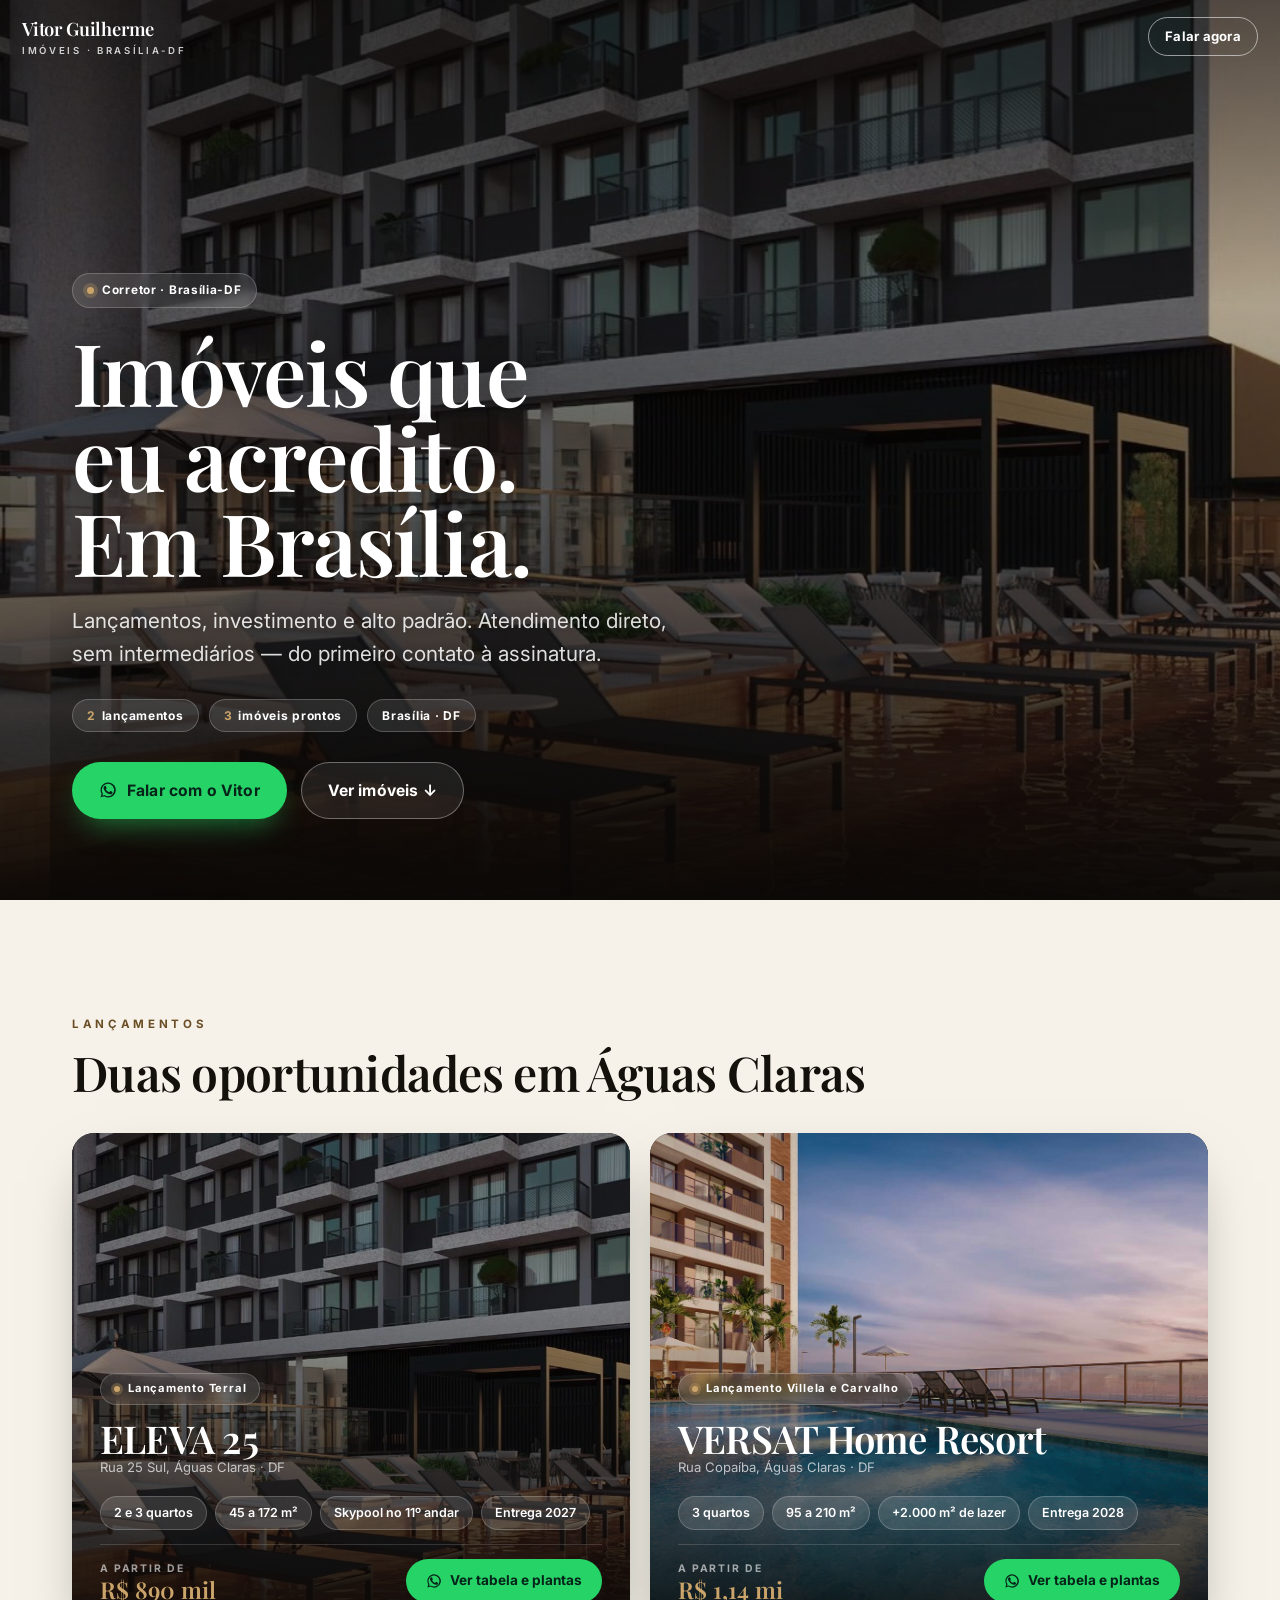
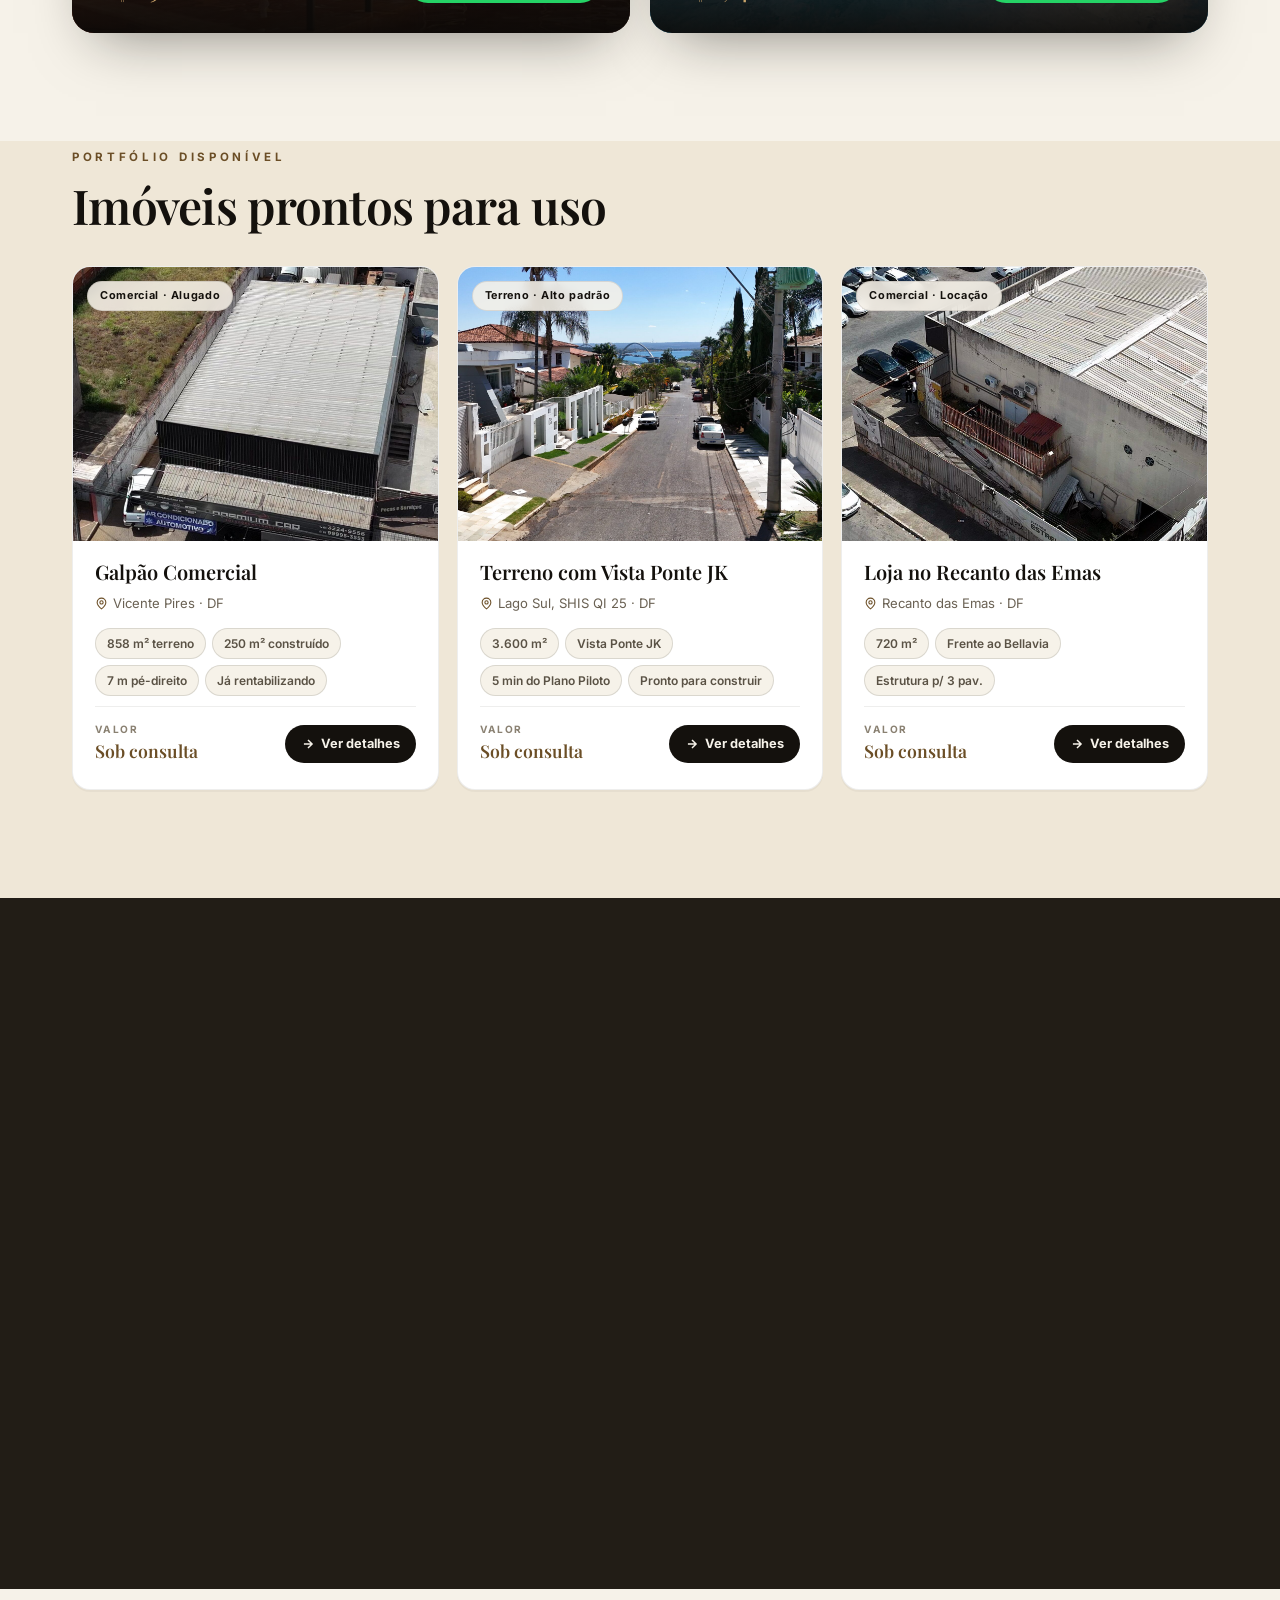
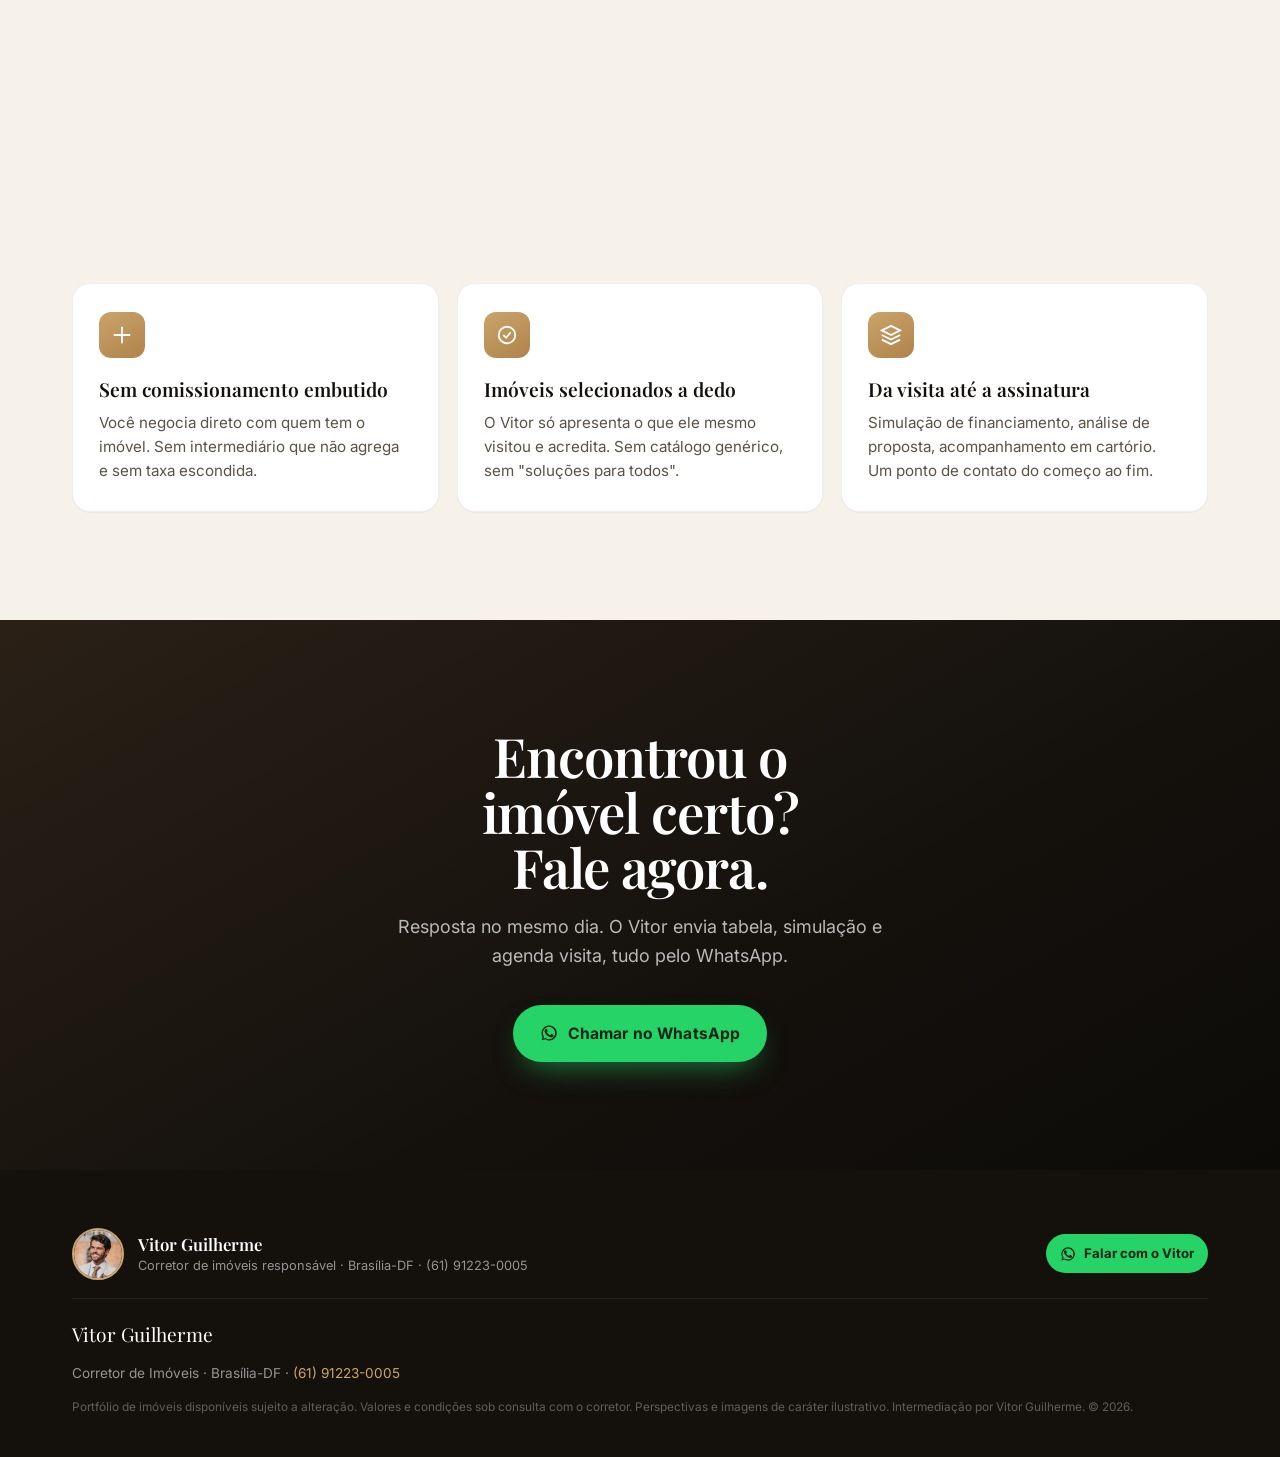
<file: index.html>
<!DOCTYPE html>
<html lang="pt-BR">
<head>
<meta charset="UTF-8" />
<meta name="viewport" content="width=device-width, initial-scale=1.0" />
<title>Vitor Guilherme · Corretor de Imóveis em Brasília-DF</title>
<meta name="description" content="Vitor Guilherme — corretor de imóveis em Brasília-DF. Lançamentos ELEVA 25 e VERSAT Home Resort em Águas Claras, galpão em Vicente Pires, terreno no Lago Sul e loja no Recanto das Emas. Atendimento direto pelo WhatsApp." />
<meta property="og:title" content="Vitor Guilherme · Corretor de Imóveis em Brasília" />
<meta property="og:description" content="Lançamentos e portfólio em Brasília-DF. Atendimento direto, sem intermediários." />
<meta property="og:type" content="website" />
<meta property="og:image" content="https://oguidomingos.github.io/vitor-guilherme-lps/eleva-25/img/r-skypool.jpg" />
<link rel="preconnect" href="https://fonts.googleapis.com" />
<link rel="preconnect" href="https://fonts.gstatic.com" crossorigin />
<link href="https://fonts.googleapis.com/css2?family=Playfair+Display:ital,wght@0,400;0,500;0,600;0,700;0,800;0,900;1,400;1,500;1,600&family=Inter:wght@400;500;600;700;800&display=swap" rel="stylesheet" />
<link rel="stylesheet" href="assets/styles.css?v=20260922e" />
<style>
/* ---- PORTFOLIO PAGE (home) ---- */

/* Hero badge/meta row */
.hero .tag-row { display: flex; flex-wrap: wrap; gap: 10px; margin-top: 28px; }
.hero .tag-row .tag {
  display: inline-flex; align-items: center; gap: 6px;
  padding: 6px 14px; border-radius: 100px; font-size: .75rem; font-weight: 700; letter-spacing: .06em;
  background: rgba(255,255,255,.1); border: 1px solid rgba(255,255,255,.22); backdrop-filter: blur(6px); color: #fff;
}
.hero .tag-row .tag b { color: var(--bronze-2); }

/* Section headings */
.sec-head { display: flex; align-items: flex-end; justify-content: space-between; flex-wrap: wrap; gap: 16px; margin-bottom: 36px; }
.sec-head .txt { }
.sec-head .see-all { font-size: .82rem; font-weight: 700; letter-spacing: .04em; color: var(--bronze-ink); text-decoration: underline; text-underline-offset: 3px; }

/* ---- Featured launch cards (Eleva + Versat) ---- */
.launches { display: grid; gap: 20px; }

.lcard {
  position: relative; border-radius: 22px; overflow: hidden;
  background: var(--ink); color: #fff;
  display: grid; grid-template-rows: 1fr auto;
  text-decoration: none;
  box-shadow: 0 24px 56px -24px rgba(20,17,13,.5);
  transition: transform .35s var(--ease), box-shadow .35s var(--ease);
  min-height: 420px;
}
.lcard:hover { transform: translateY(-5px); box-shadow: 0 36px 70px -24px rgba(20,17,13,.6); }

.lcard__bg {
  position: absolute; inset: 0;
  background-size: cover; background-position: center;
  transition: transform 6s var(--ease);
}
.lcard:hover .lcard__bg { transform: scale(1.04); }

.lcard__scrim {
  position: absolute; inset: 0;
  background: linear-gradient(180deg, rgba(10,8,6,.18) 0%, rgba(10,8,6,.1) 35%, rgba(10,8,6,.55) 65%, rgba(10,8,6,.95) 100%);
}
.lcard__body {
  position: relative; z-index: 2;
  padding: 26px 28px 30px;
  display: flex; flex-direction: column; gap: 14px;
  align-self: end;
}
.lcard__badge {
  display: inline-flex; align-items: center; gap: 8px;
  background: rgba(255,255,255,.1); border: 1px solid rgba(255,255,255,.2);
  padding: 6px 13px; border-radius: 100px; font-size: .7rem; font-weight: 700; letter-spacing: .07em;
  backdrop-filter: blur(6px); align-self: flex-start;
}
.lcard__badge .dot { width: 6px; height: 6px; border-radius: 50%; background: var(--bronze-2); box-shadow: 0 0 0 3px rgba(202,164,106,.3); }
.lcard__name { font-family: var(--font-disp); font-size: clamp(1.7rem, 4.5vw, 2.4rem); font-weight: 600; line-height: 1; letter-spacing: -.02em; }
.lcard__loc { font-size: .82rem; color: rgba(255,255,255,.7); }
.lcard__chips { display: flex; flex-wrap: wrap; gap: 8px; margin-top: 4px; }
.lcard__chip {
  padding: 6px 13px; border-radius: 100px; font-size: .78rem; font-weight: 600;
  background: rgba(255,255,255,.12); border: 1px solid rgba(255,255,255,.2);
}
.lcard__chip.price { background: var(--bronze); border-color: transparent; }
.lcard__foot {
  display: flex; align-items: center; justify-content: space-between; flex-wrap: wrap; gap: 12px;
  padding-top: 14px; border-top: 1px solid rgba(255,255,255,.15);
}
.lcard__foot .price-from { }
.lcard__foot .price-from .k { font-size: .65rem; letter-spacing: .18em; text-transform: uppercase; color: rgba(255,255,255,.6); font-weight: 700; }
.lcard__foot .price-from .v { font-family: var(--font-disp); font-size: 1.45rem; font-weight: 600; color: var(--bronze-2); line-height: 1; }
.lcard__cta {
  display: inline-flex; align-items: center; gap: 8px;
  padding: 11px 20px; border-radius: 100px; font-size: .85rem; font-weight: 700;
  background: var(--wa); color: #06231a;
  transition: background .25s var(--ease);
  white-space: nowrap;
}
.lcard__cta:hover { background: #2ee06f; }
.lcard__cta svg { width: 16px; height: 16px; }

/* ---- Portfolio grid (smaller cards: galpão, terreno, loja) ---- */
.portfolio-grid { display: grid; gap: 18px; }

.pcard {
  border-radius: 18px; overflow: hidden;
  background: #fff; border: 1px solid var(--line-soft);
  display: flex; flex-direction: column;
  text-decoration: none; color: var(--ink);
  transition: transform .3s var(--ease), box-shadow .3s var(--ease), border-color .3s var(--ease);
  box-shadow: 0 2px 0 rgba(20,17,13,.04);
}
.pcard:hover { transform: translateY(-4px); box-shadow: var(--shadow); border-color: var(--sand); }

.pcard__img {
  aspect-ratio: 4/3; background: var(--cream-2) center/cover no-repeat;
  position: relative;
}
.pcard__img .badge {
  position: absolute; top: 14px; left: 14px;
  display: inline-flex; align-items: center; gap: 6px;
  padding: 5px 12px; border-radius: 100px; font-size: .68rem; font-weight: 700; letter-spacing: .06em;
  background: rgba(246,242,233,.88); color: var(--ink); backdrop-filter: blur(4px);
  border: 1px solid rgba(20,17,13,.1);
}
.pcard__img .badge--launch { background: rgba(176,131,75,.9); color: #fff; border-color: transparent; }

.pcard__body { padding: 20px 22px 22px; display: flex; flex-direction: column; flex: 1; gap: 10px; }
.pcard__name { font-family: var(--font-disp); font-size: 1.25rem; font-weight: 600; line-height: 1.1; }
.pcard__loc { font-size: .82rem; color: #6a6153; display: flex; align-items: center; gap: 5px; }
.pcard__loc svg { width: 13px; height: 13px; color: var(--bronze-ink); flex: none; }
.pcard__specs { display: flex; flex-wrap: wrap; gap: 6px; margin-top: 4px; }
.pcard__spec {
  padding: 5px 11px; border-radius: 100px; font-size: .75rem; font-weight: 600;
  background: var(--cream); border: 1px solid var(--line); color: #5a5245;
}
.pcard__foot { display: flex; align-items: center; justify-content: space-between; flex-wrap: wrap; gap: 10px; margin-top: auto; padding-top: 14px; border-top: 1px solid var(--line-soft); }
.pcard__price .k { font-size: .63rem; letter-spacing: .14em; text-transform: uppercase; color: #8a8172; font-weight: 700; display: block; }
.pcard__price .v { font-family: var(--font-disp); font-size: 1.1rem; font-weight: 600; color: var(--bronze-ink); }
.pcard__btn {
  display: inline-flex; align-items: center; gap: 6px;
  padding: 9px 16px; border-radius: 100px; font-size: .8rem; font-weight: 700;
  background: var(--ink); color: var(--cream);
  white-space: nowrap;
  transition: background .25s var(--ease);
}
.pcard__btn:hover { background: var(--ink-2); }
.pcard__btn svg { width: 14px; height: 14px; }

/* --- About / diferencial strip --- */
.about-strip { background: var(--ink-2); color: var(--cream); }
.about-strip .inner { display: grid; gap: 40px; align-items: center; }
.about-strip .broker-photo {
  display: flex; flex-direction: column; align-items: center; gap: 14px;
  background: rgba(255,255,255,.04); border: 1px solid rgba(255,255,255,.1);
  border-radius: 22px; padding: 32px 24px; text-align: center;
}
.about-strip .broker-photo img { width: 110px; height: 110px; border-radius: 50%; object-fit: cover; object-position: center 20%; border: 3px solid var(--bronze-2); box-shadow: 0 0 0 6px rgba(202,164,106,.18); }
.about-strip .broker-photo strong { font-family: var(--font-disp); font-size: 1.3rem; color: #fff; }
.about-strip .broker-photo span { font-size: .78rem; color: rgba(255,255,255,.55); }
.about-strip .broker-text h2 { font-family: var(--font-disp); font-size: clamp(1.8rem, 4.5vw, 2.6rem); font-weight: 600; line-height: 1.05; letter-spacing: -.02em; }
.about-strip .broker-text p { color: rgba(255,255,255,.72); margin-top: 16px; max-width: 54ch; }
.about-strip .trust-row { display: flex; flex-wrap: wrap; gap: 22px; margin-top: 28px; }
.about-strip .trust-row .t .n { font-family: var(--font-disp); font-size: 2rem; font-weight: 600; color: var(--bronze-2); line-height: 1; }
.about-strip .trust-row .t .l { font-size: .78rem; color: rgba(255,255,255,.55); margin-top: 3px; }

@media (min-width: 640px) {
  .launches { grid-template-columns: 1fr 1fr; }
}
@media (min-width: 720px) {
  .portfolio-grid { grid-template-columns: repeat(3, 1fr); }
  .about-strip .inner { grid-template-columns: auto 1fr; }
}
@media (min-width: 980px) {
  .lcard { min-height: 500px; }
}
</style>
</head>
<body>
<!-- Google Tag Manager (noscript) -->
<noscript><iframe src="https://www.googletagmanager.com/ns.html?id=GTM-543P3VS8" height="0" width="0" style="display:none;visibility:hidden"></iframe></noscript>

<header class="topbar">
  <a href="#" class="brand">Vitor Guilherme<small>Imóveis · Brasília-DF</small></a>
  <a class="top-cta" data-wa data-wa-msg="Olá Vitor! Vi seu portfólio de imóveis e quero conversar.">Falar agora</a>
</header>

<!-- ===================== 1. HERO ===================== -->
<section class="hero hero--dim">
  <div class="hero__bg" style="background-image:url(eleva-25/img/r-skypool.jpg);background-position:center 40%"></div>
  <div class="hero__scrim"></div>
  <div class="hero__inner wrap">
    <div class="stagger">
      <span class="badge"><span class="dot"></span> Corretor · Brasília-DF</span>
      <h1 class="display">Imóveis que eu acredito.<br>Em Brasília.</h1>
      <p class="sub">Lançamentos, investimento e alto padrão. Atendimento direto, sem intermediários — do primeiro contato à assinatura.</p>
      <div class="tag-row">
        <span class="tag"><b>2</b> lançamentos</span>
        <span class="tag"><b>3</b> imóveis prontos</span>
        <span class="tag">Brasília · DF</span>
      </div>
      <div class="hero-actions" style="margin-top:30px">
        <a class="btn btn--wa" data-wa data-wa-msg="Olá Vitor! Vi seu portfólio de imóveis e quero conversar.">
          <svg viewBox="0 0 24 24" fill="currentColor"><path d="M17.5 14.4c-.3-.2-1.7-.9-2-1-.3-.1-.5-.2-.7.1-.2.3-.7 1-.9 1.2-.2.2-.3.2-.6.1-1.7-.9-2.9-1.6-4-3.5-.3-.5.3-.5.8-1.6.1-.2 0-.4 0-.5 0-.2-.7-1.6-.9-2.2-.2-.6-.5-.5-.7-.5h-.6c-.2 0-.5.1-.8.4-.3.3-1 1-1 2.5s1.1 2.9 1.2 3.1c.2.2 2.1 3.2 5.1 4.5 1.9.8 2.6.9 3.5.8.6-.1 1.7-.7 1.9-1.4.2-.7.2-1.2.2-1.4-.1-.1-.3-.2-.6-.4z"/><path d="M12 2a10 10 0 0 0-8.6 15l-1.3 4.7 4.8-1.3A10 10 0 1 0 12 2zm0 18.2c-1.5 0-3-.4-4.3-1.2l-.3-.2-2.9.8.8-2.8-.2-.3A8.2 8.2 0 1 1 12 20.2z"/></svg>
          Falar com o Vitor
        </a>
        <a class="btn btn--ghost" href="#lancamentos">Ver imóveis ↓</a>
      </div>
    </div>
  </div>
</section>

<!-- ===================== 2. LANÇAMENTOS EM DESTAQUE ===================== -->
<section id="lancamentos" class="section-pad" style="background:var(--cream)">
  <div class="wrap">
    <div class="sec-head reveal">
      <div class="txt">
        <span class="eyebrow">Lançamentos</span>
        <h2 class="section-title" style="margin-top:10px">Duas oportunidades em Águas Claras</h2>
      </div>
    </div>

    <div class="launches">

      <!-- ELEVA 25 -->
      <a class="lcard reveal" href="eleva-25/" aria-label="Ver detalhes do ELEVA 25">
        <div class="lcard__bg" style="background-image:url(eleva-25/img/r-skypool.jpg)"></div>
        <div class="lcard__scrim"></div>
        <div class="lcard__body">
          <span class="lcard__badge"><span class="dot"></span> Lançamento Terral</span>
          <div>
            <div class="lcard__name">ELEVA 25</div>
            <div class="lcard__loc">Rua 25 Sul, Águas Claras · DF</div>
          </div>
          <div class="lcard__chips">
            <span class="lcard__chip">2 e 3 quartos</span>
            <span class="lcard__chip">45 a 172 m²</span>
            <span class="lcard__chip">Skypool no 11º andar</span>
            <span class="lcard__chip">Entrega 2027</span>
          </div>
          <div class="lcard__foot">
            <div class="price-from">
              <div class="k">A partir de</div>
              <div class="v">R$ 890 mil</div>
            </div>
            <span class="lcard__cta">
              <svg viewBox="0 0 24 24" fill="currentColor"><path d="M17.5 14.4c-.3-.2-1.7-.9-2-1-.3-.1-.5-.2-.7.1-.2.3-.7 1-.9 1.2-.2.2-.3.2-.6.1-1.7-.9-2.9-1.6-4-3.5-.3-.5.3-.5.8-1.6.1-.2 0-.4 0-.5 0-.2-.7-1.6-.9-2.2-.2-.6-.5-.5-.7-.5h-.6c-.2 0-.5.1-.8.4-.3.3-1 1-1 2.5s1.1 2.9 1.2 3.1c.2.2 2.1 3.2 5.1 4.5 1.9.8 2.6.9 3.5.8.6-.1 1.7-.7 1.9-1.4.2-.7.2-1.2.2-1.4-.1-.1-.3-.2-.6-.4z"/><path d="M12 2a10 10 0 0 0-8.6 15l-1.3 4.7 4.8-1.3A10 10 0 1 0 12 2zm0 18.2c-1.5 0-3-.4-4.3-1.2l-.3-.2-2.9.8.8-2.8-.2-.3A8.2 8.2 0 1 1 12 20.2z"/></svg>
              Ver tabela e plantas
            </span>
          </div>
        </div>
      </a>

      <!-- VERSAT Home Resort -->
      <a class="lcard reveal" href="versat/" aria-label="Ver detalhes do VERSAT Home Resort">
        <div class="lcard__bg" style="background-image:url(versat/img/renders/r-piscina.jpg);background-position:center 45%"></div>
        <div class="lcard__scrim"></div>
        <div class="lcard__body">
          <span class="lcard__badge"><span class="dot"></span> Lançamento Villela e Carvalho</span>
          <div>
            <div class="lcard__name">VERSAT Home Resort</div>
            <div class="lcard__loc">Rua Copaíba, Águas Claras · DF</div>
          </div>
          <div class="lcard__chips">
            <span class="lcard__chip">3 quartos</span>
            <span class="lcard__chip">95 a 210 m²</span>
            <span class="lcard__chip">+2.000 m² de lazer</span>
            <span class="lcard__chip">Entrega 2028</span>
          </div>
          <div class="lcard__foot">
            <div class="price-from">
              <div class="k">A partir de</div>
              <div class="v">R$ 1,14 mi</div>
            </div>
            <span class="lcard__cta">
              <svg viewBox="0 0 24 24" fill="currentColor"><path d="M17.5 14.4c-.3-.2-1.7-.9-2-1-.3-.1-.5-.2-.7.1-.2.3-.7 1-.9 1.2-.2.2-.3.2-.6.1-1.7-.9-2.9-1.6-4-3.5-.3-.5.3-.5.8-1.6.1-.2 0-.4 0-.5 0-.2-.7-1.6-.9-2.2-.2-.6-.5-.5-.7-.5h-.6c-.2 0-.5.1-.8.4-.3.3-1 1-1 2.5s1.1 2.9 1.2 3.1c.2.2 2.1 3.2 5.1 4.5 1.9.8 2.6.9 3.5.8.6-.1 1.7-.7 1.9-1.4.2-.7.2-1.2.2-1.4-.1-.1-.3-.2-.6-.4z"/><path d="M12 2a10 10 0 0 0-8.6 15l-1.3 4.7 4.8-1.3A10 10 0 1 0 12 2zm0 18.2c-1.5 0-3-.4-4.3-1.2l-.3-.2-2.9.8.8-2.8-.2-.3A8.2 8.2 0 1 1 12 20.2z"/></svg>
              Ver tabela e plantas
            </span>
          </div>
        </div>
      </a>

    </div>
  </div>
</section>

<!-- ===================== 3. PORTFÓLIO: IMÓVEIS PRONTOS ===================== -->
<section id="portfolio" class="section-pad" style="background:var(--cream-2);padding-top:0">
  <div class="wrap">
    <div class="sec-head reveal">
      <div class="txt">
        <span class="eyebrow">Portfólio disponível</span>
        <h2 class="section-title" style="margin-top:10px">Imóveis prontos para uso</h2>
      </div>
    </div>

    <div class="portfolio-grid">

      <!-- Galpão Vicente Pires -->
      <a class="pcard reveal" href="galpao-vicente-pires/" aria-label="Galpão Comercial em Vicente Pires">
        <div class="pcard__img" style="background-image:url(galpao-vicente-pires/img/hero.jpg)">
          <span class="badge">Comercial · Alugado</span>
        </div>
        <div class="pcard__body">
          <div class="pcard__name">Galpão Comercial</div>
          <div class="pcard__loc">
            <svg viewBox="0 0 24 24" fill="none" stroke="currentColor" stroke-width="2"><circle cx="12" cy="10" r="3"/><path d="M12 2a8 8 0 0 0-8 8c0 5.4 8 12 8 12s8-6.6 8-12a8 8 0 0 0-8-8z"/></svg>
            Vicente Pires · DF
          </div>
          <div class="pcard__specs">
            <span class="pcard__spec">858 m² terreno</span>
            <span class="pcard__spec">250 m² construído</span>
            <span class="pcard__spec">7 m pé-direito</span>
            <span class="pcard__spec">Já rentabilizando</span>
          </div>
          <div class="pcard__foot">
            <div class="pcard__price">
              <span class="k">Valor</span>
              <span class="v">Sob consulta</span>
            </div>
            <span class="pcard__btn">
              <svg viewBox="0 0 24 24" fill="none" stroke="currentColor" stroke-width="2.5"><path d="M5 12h14M12 5l7 7-7 7"/></svg>
              Ver detalhes
            </span>
          </div>
        </div>
      </a>

      <!-- Terreno Lago Sul -->
      <a class="pcard reveal" href="terreno-lago-sul/" aria-label="Terreno no Lago Sul com vista para a Ponte JK">
        <div class="pcard__img" style="background-image:url(terreno-lago-sul/img/hero-ponte.jpg)">
          <span class="badge">Terreno · Alto padrão</span>
        </div>
        <div class="pcard__body">
          <div class="pcard__name">Terreno com Vista Ponte JK</div>
          <div class="pcard__loc">
            <svg viewBox="0 0 24 24" fill="none" stroke="currentColor" stroke-width="2"><circle cx="12" cy="10" r="3"/><path d="M12 2a8 8 0 0 0-8 8c0 5.4 8 12 8 12s8-6.6 8-12a8 8 0 0 0-8-8z"/></svg>
            Lago Sul, SHIS QI 25 · DF
          </div>
          <div class="pcard__specs">
            <span class="pcard__spec">3.600 m²</span>
            <span class="pcard__spec">Vista Ponte JK</span>
            <span class="pcard__spec">5 min do Plano Piloto</span>
            <span class="pcard__spec">Pronto para construir</span>
          </div>
          <div class="pcard__foot">
            <div class="pcard__price">
              <span class="k">Valor</span>
              <span class="v">Sob consulta</span>
            </div>
            <span class="pcard__btn">
              <svg viewBox="0 0 24 24" fill="none" stroke="currentColor" stroke-width="2.5"><path d="M5 12h14M12 5l7 7-7 7"/></svg>
              Ver detalhes
            </span>
          </div>
        </div>
      </a>

      <!-- Loja Recanto das Emas -->
      <a class="pcard reveal" href="loja-recanto-das-emas/" aria-label="Loja no Recanto das Emas">
        <div class="pcard__img" style="background-image:url(loja-recanto-das-emas/img/hero.jpg)">
          <span class="badge">Comercial · Locação</span>
        </div>
        <div class="pcard__body">
          <div class="pcard__name">Loja no Recanto das Emas</div>
          <div class="pcard__loc">
            <svg viewBox="0 0 24 24" fill="none" stroke="currentColor" stroke-width="2"><circle cx="12" cy="10" r="3"/><path d="M12 2a8 8 0 0 0-8 8c0 5.4 8 12 8 12s8-6.6 8-12a8 8 0 0 0-8-8z"/></svg>
            Recanto das Emas · DF
          </div>
          <div class="pcard__specs">
            <span class="pcard__spec">720 m²</span>
            <span class="pcard__spec">Frente ao Bellavia</span>
            <span class="pcard__spec">Estrutura p/ 3 pav.</span>
          </div>
          <div class="pcard__foot">
            <div class="pcard__price">
              <span class="k">Valor</span>
              <span class="v">Sob consulta</span>
            </div>
            <span class="pcard__btn">
              <svg viewBox="0 0 24 24" fill="none" stroke="currentColor" stroke-width="2.5"><path d="M5 12h14M12 5l7 7-7 7"/></svg>
              Ver detalhes
            </span>
          </div>
        </div>
      </a>

    </div>
  </div>
</section>

<!-- ===================== 4. SOBRE O CORRETOR ===================== -->
<section class="about-strip section-pad">
  <div class="wrap">
    <div class="inner">
      <div class="broker-photo reveal">
        <img src="assets/img/vitor.jpg" alt="Vitor Guilherme, corretor de imóveis em Brasília" width="110" height="110" />
        <strong>Vitor Guilherme</strong>
        <span>Corretor de Imóveis · Brasília-DF</span>
        <a class="btn btn--wa" style="margin-top:12px;font-size:.85rem;padding:12px 20px" data-wa data-wa-msg="Olá Vitor! Vi seu portfólio e quero conversar.">
          <svg viewBox="0 0 24 24" fill="currentColor" style="width:16px;height:16px"><path d="M17.5 14.4c-.3-.2-1.7-.9-2-1-.3-.1-.5-.2-.7.1-.2.3-.7 1-.9 1.2-.2.2-.3.2-.6.1-1.7-.9-2.9-1.6-4-3.5-.3-.5.3-.5.8-1.6.1-.2 0-.4 0-.5 0-.2-.7-1.6-.9-2.2-.2-.6-.5-.5-.7-.5h-.6c-.2 0-.5.1-.8.4-.3.3-1 1-1 2.5s1.1 2.9 1.2 3.1c.2.2 2.1 3.2 5.1 4.5 1.9.8 2.6.9 3.5.8.6-.1 1.7-.7 1.9-1.4.2-.7.2-1.2.2-1.4-.1-.1-.3-.2-.6-.4z"/><path d="M12 2a10 10 0 0 0-8.6 15l-1.3 4.7 4.8-1.3A10 10 0 1 0 12 2zm0 18.2c-1.5 0-3-.4-4.3-1.2l-.3-.2-2.9.8.8-2.8-.2-.3A8.2 8.2 0 1 1 12 20.2z"/></svg>
          Chamar no WhatsApp
        </a>
      </div>
      <div class="broker-text reveal">
        <span class="eyebrow on-dark">Atendimento direto</span>
        <h2 style="margin-top:12px">Você fala direto<br>com quem conhece<br><em style="color:var(--bronze-2)">cada imóvel</em>.</h2>
        <p>O Vitor acompanha você do primeiro contato à assinatura: envia tabela, simula financiamento, agenda visitas e negocia sem intermediários. Um corretor que só apresenta o que realmente vale a pena.</p>
        <div class="trust-row">
          <div class="t"><div class="n">5</div><div class="l">imóveis no portfólio</div></div>
          <div class="t"><div class="n">2</div><div class="l">lançamentos ativos</div></div>
          <div class="t"><div class="n">Brasília</div><div class="l">Região metropolitana</div></div>
        </div>
        <a class="btn btn--wa" style="margin-top:32px" data-wa data-wa-msg="Olá Vitor! Vi seu portfólio e quero conversar sobre um imóvel.">
          <svg viewBox="0 0 24 24" fill="currentColor"><path d="M17.5 14.4c-.3-.2-1.7-.9-2-1-.3-.1-.5-.2-.7.1-.2.3-.7 1-.9 1.2-.2.2-.3.2-.6.1-1.7-.9-2.9-1.6-4-3.5-.3-.5.3-.5.8-1.6.1-.2 0-.4 0-.5 0-.2-.7-1.6-.9-2.2-.2-.6-.5-.5-.7-.5h-.6c-.2 0-.5.1-.8.4-.3.3-1 1-1 2.5s1.1 2.9 1.2 3.1c.2.2 2.1 3.2 5.1 4.5 1.9.8 2.6.9 3.5.8.6-.1 1.7-.7 1.9-1.4.2-.7.2-1.2.2-1.4-.1-.1-.3-.2-.6-.4z"/><path d="M12 2a10 10 0 0 0-8.6 15l-1.3 4.7 4.8-1.3A10 10 0 1 0 12 2zm0 18.2c-1.5 0-3-.4-4.3-1.2l-.3-.2-2.9.8.8-2.8-.2-.3A8.2 8.2 0 1 1 12 20.2z"/></svg>
          Falar com o Vitor
        </a>
      </div>
    </div>
  </div>
</section>

<!-- ===================== 5. DIFERENCIAIS ===================== -->
<section class="section-pad" style="background:var(--cream)">
  <div class="wrap">
    <span class="eyebrow reveal">Como trabalhamos</span>
    <h2 class="section-title reveal" style="margin-top:12px">Por que o atendimento<br>direto faz diferença</h2>
    <div class="feats" style="margin-top:44px">
      <div class="feat reveal">
        <div class="ico">
          <svg viewBox="0 0 24 24" fill="none" stroke="currentColor" stroke-width="2"><path d="M3 12h18M12 3v18"/></svg>
        </div>
        <h3>Sem comissionamento embutido</h3>
        <p>Você negocia direto com quem tem o imóvel. Sem intermediário que não agrega e sem taxa escondida.</p>
      </div>
      <div class="feat reveal">
        <div class="ico">
          <svg viewBox="0 0 24 24" fill="none" stroke="currentColor" stroke-width="2"><path d="M8 12l3 3 5-6"/><circle cx="12" cy="12" r="9"/></svg>
        </div>
        <h3>Imóveis selecionados a dedo</h3>
        <p>O Vitor só apresenta o que ele mesmo visitou e acredita. Sem catálogo genérico, sem "soluções para todos".</p>
      </div>
      <div class="feat reveal">
        <div class="ico">
          <svg viewBox="0 0 24 24" fill="none" stroke="currentColor" stroke-width="2"><path d="M12 2L2 7l10 5 10-5-10-5zM2 17l10 5 10-5M2 12l10 5 10-5"/></svg>
        </div>
        <h3>Da visita até a assinatura</h3>
        <p>Simulação de financiamento, análise de proposta, acompanhamento em cartório. Um ponto de contato do começo ao fim.</p>
      </div>
    </div>
  </div>
</section>

<!-- ===================== 6. CTA FINAL ===================== -->
<section class="cta-band section-pad">
  <div class="wrap">
    <h2 class="reveal">Encontrou o imóvel certo?<br>Fale agora.</h2>
    <p class="reveal">Resposta no mesmo dia. O Vitor envia tabela, simulação e agenda visita, tudo pelo WhatsApp.</p>
    <a class="btn btn--wa reveal" data-wa data-wa-msg="Olá Vitor! Vi seu portfólio de imóveis e quero conversar.">
      <svg viewBox="0 0 24 24" fill="currentColor"><path d="M17.5 14.4c-.3-.2-1.7-.9-2-1-.3-.1-.5-.2-.7.1-.2.3-.7 1-.9 1.2-.2.2-.3.2-.6.1-1.7-.9-2.9-1.6-4-3.5-.3-.5.3-.5.8-1.6.1-.2 0-.4 0-.5 0-.2-.7-1.6-.9-2.2-.2-.6-.5-.5-.7-.5h-.6c-.2 0-.5.1-.8.4-.3.3-1 1-1 2.5s1.1 2.9 1.2 3.1c.2.2 2.1 3.2 5.1 4.5 1.9.8 2.6.9 3.5.8.6-.1 1.7-.7 1.9-1.4.2-.7.2-1.2.2-1.4-.1-.1-.3-.2-.6-.4z"/><path d="M12 2a10 10 0 0 0-8.6 15l-1.3 4.7 4.8-1.3A10 10 0 1 0 12 2zm0 18.2c-1.5 0-3-.4-4.3-1.2l-.3-.2-2.9.8.8-2.8-.2-.3A8.2 8.2 0 1 1 12 20.2z"/></svg>
      Chamar no WhatsApp
    </a>
  </div>
</section>

<footer class="ft">
  <div class="wrap row">
    <div class="ft-broker">
      <img src="assets/img/vitor-320.jpg" alt="Vitor Guilherme" width="52" height="52" />
      <div class="who">
        <b>Vitor Guilherme</b>
        <span>Corretor de imóveis responsável · Brasília-DF · (61) 91223-0005</span>
      </div>
      <a class="ft-wa" data-wa data-wa-msg="Olá Vitor! Vi sua página e quero falar com você.">
        <svg viewBox="0 0 24 24" fill="currentColor"><path d="M17.5 14.4c-.3-.2-1.7-.9-2-1-.3-.1-.5-.2-.7.1-.2.3-.7 1-.9 1.2-.2.2-.3.2-.6.1-1.7-.9-2.9-1.6-4-3.5-.3-.5.3-.5.8-1.6.1-.2 0-.4 0-.5 0-.2-.7-1.6-.9-2.2-.2-.6-.5-.5-.7-.5h-.6c-.2 0-.5.1-.8.4-.3.3-1 1-1 2.5s1.1 2.9 1.2 3.1c.2.2 2.1 3.2 5.1 4.5 1.9.8 2.6.9 3.5.8.6-.1 1.7-.7 1.9-1.4.2-.7.2-1.2.2-1.4-.1-.1-.3-.2-.6-.4z"/><path d="M12 2a10 10 0 0 0-8.6 15l-1.3 4.7 4.8-1.3A10 10 0 1 0 12 2zm0 18.2c-1.5 0-3-.4-4.3-1.2l-.3-.2-2.9.8.8-2.8-.2-.3A8.2 8.2 0 1 1 12 20.2z"/></svg>
        Falar com o Vitor
      </a>
    </div>
    <div class="brand">Vitor Guilherme</div>
    <div>Corretor de Imóveis · Brasília-DF · <a data-wa data-wa-msg="Olá Vitor!">(61) 91223-0005</a></div>
    <div class="disclaimer">
      Portfólio de imóveis disponíveis sujeito a alteração. Valores e condições sob consulta com o corretor. Perspectivas e imagens de caráter ilustrativo. Intermediação por Vitor Guilherme.
      © <span data-year>2026</span>.
    </div>
  </div>
</footer>

<a class="wa-fab" data-wa data-wa-msg="Olá Vitor! Vi seu portfólio de imóveis." aria-label="WhatsApp">
  <svg viewBox="0 0 24 24" fill="currentColor"><path d="M17.5 14.4c-.3-.2-1.7-.9-2-1-.3-.1-.5-.2-.7.1-.2.3-.7 1-.9 1.2-.2.2-.3.2-.6.1-1.7-.9-2.9-1.6-4-3.5-.3-.5.3-.5.8-1.6.1-.2 0-.4 0-.5 0-.2-.7-1.6-.9-2.2-.2-.6-.5-.5-.7-.5h-.6c-.2 0-.5.1-.8.4-.3.3-1 1-1 2.5s1.1 2.9 1.2 3.1c.2.2 2.1 3.2 5.1 4.5 1.9.8 2.6.9 3.5.8.6-.1 1.7-.7 1.9-1.4.2-.7.2-1.2.2-1.4-.1-.1-.3-.2-.6-.4z"/><path d="M12 2a10 10 0 0 0-8.6 15l-1.3 4.7 4.8-1.3A10 10 0 1 0 12 2zm0 18.2c-1.5 0-3-.4-4.3-1.2l-.3-.2-2.9.8.8-2.8-.2-.3A8.2 8.2 0 1 1 12 20.2z"/></svg>
</a>

<script src="assets/app.js?v=20260922e"></script>
</body>
</html>
</file>
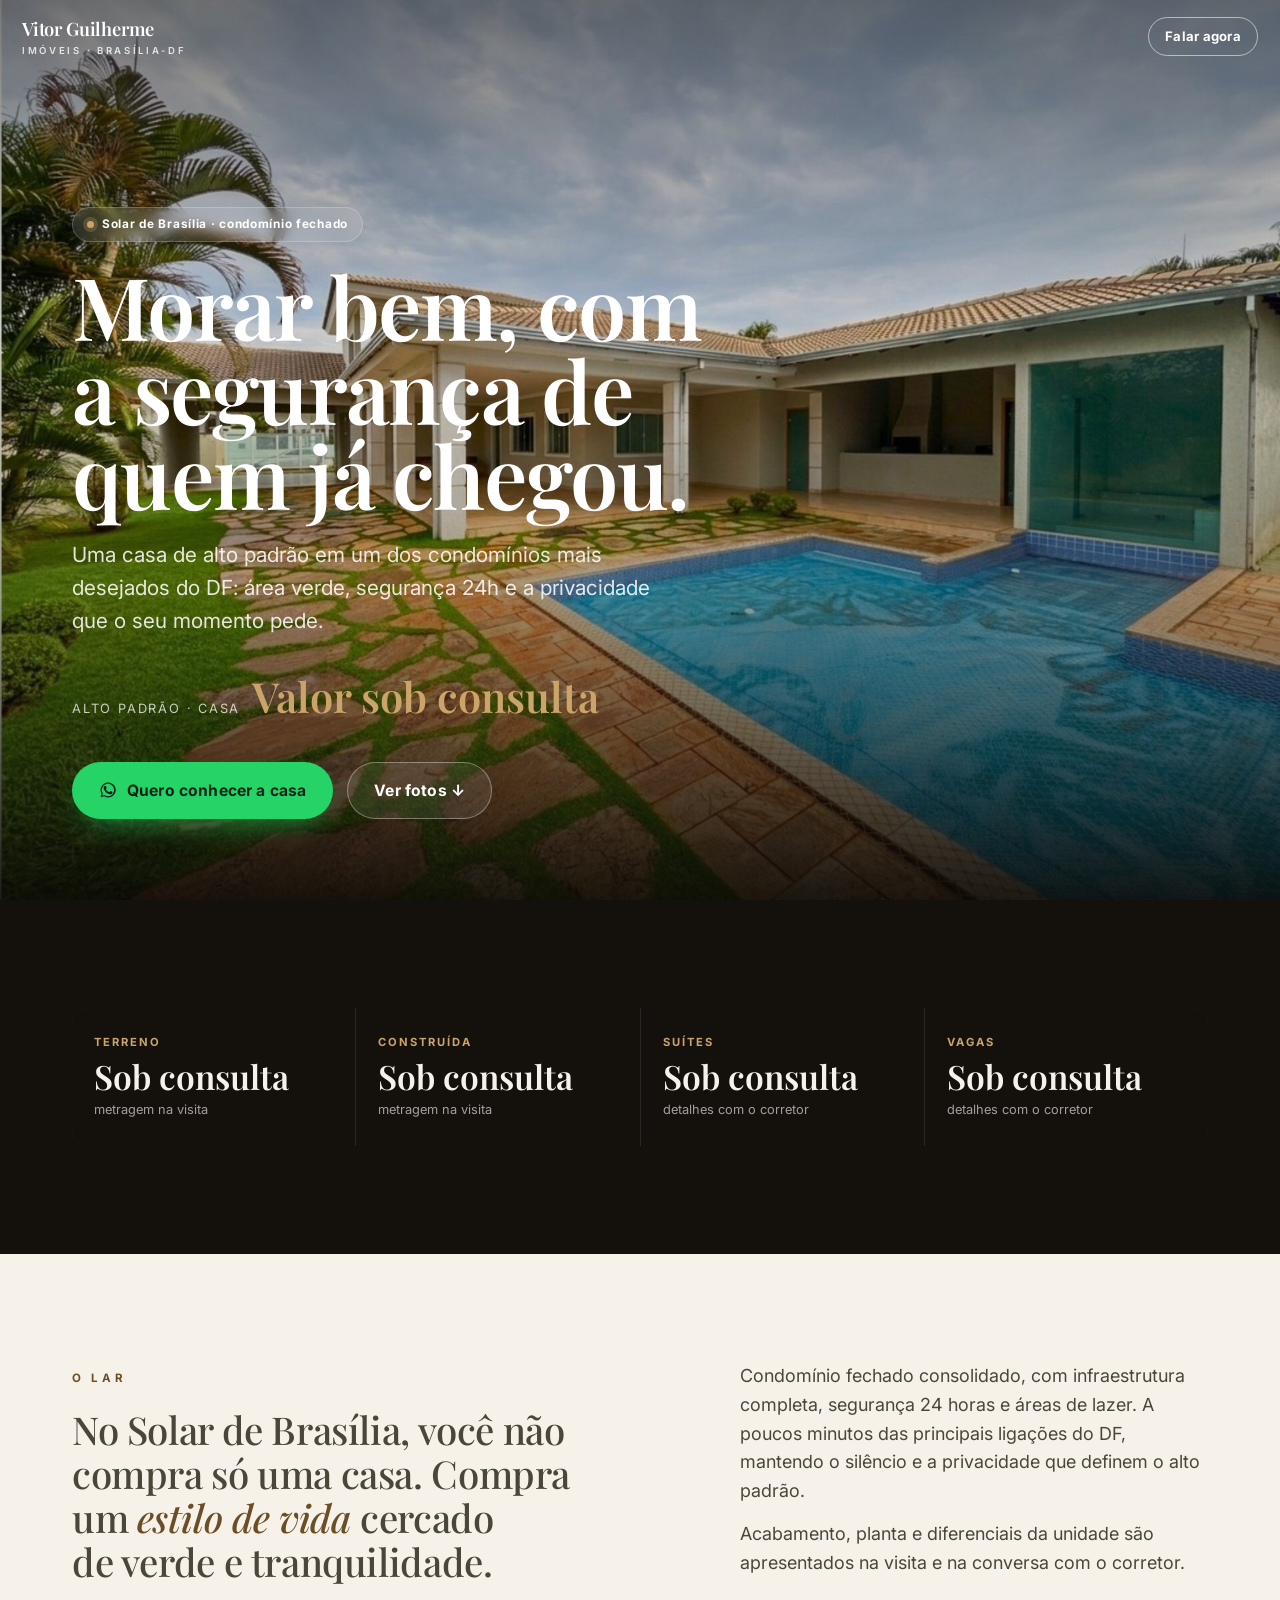
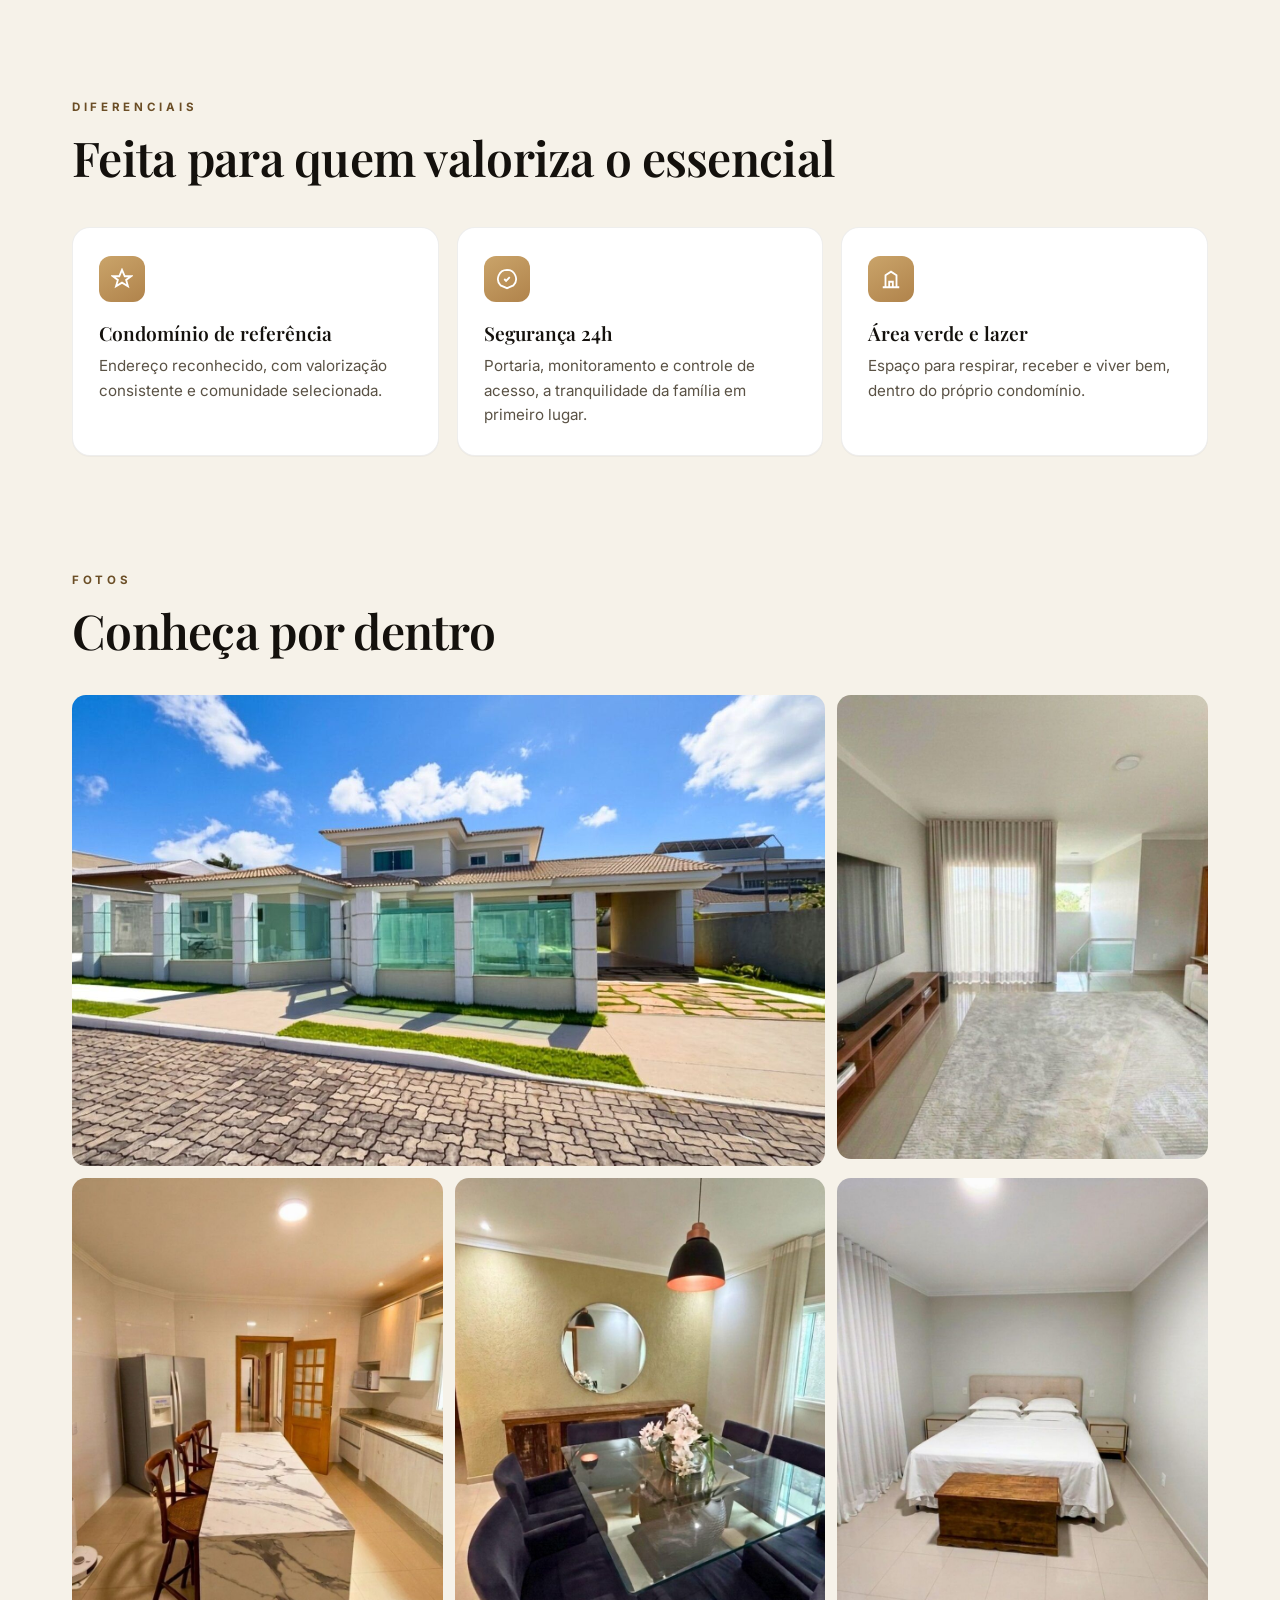
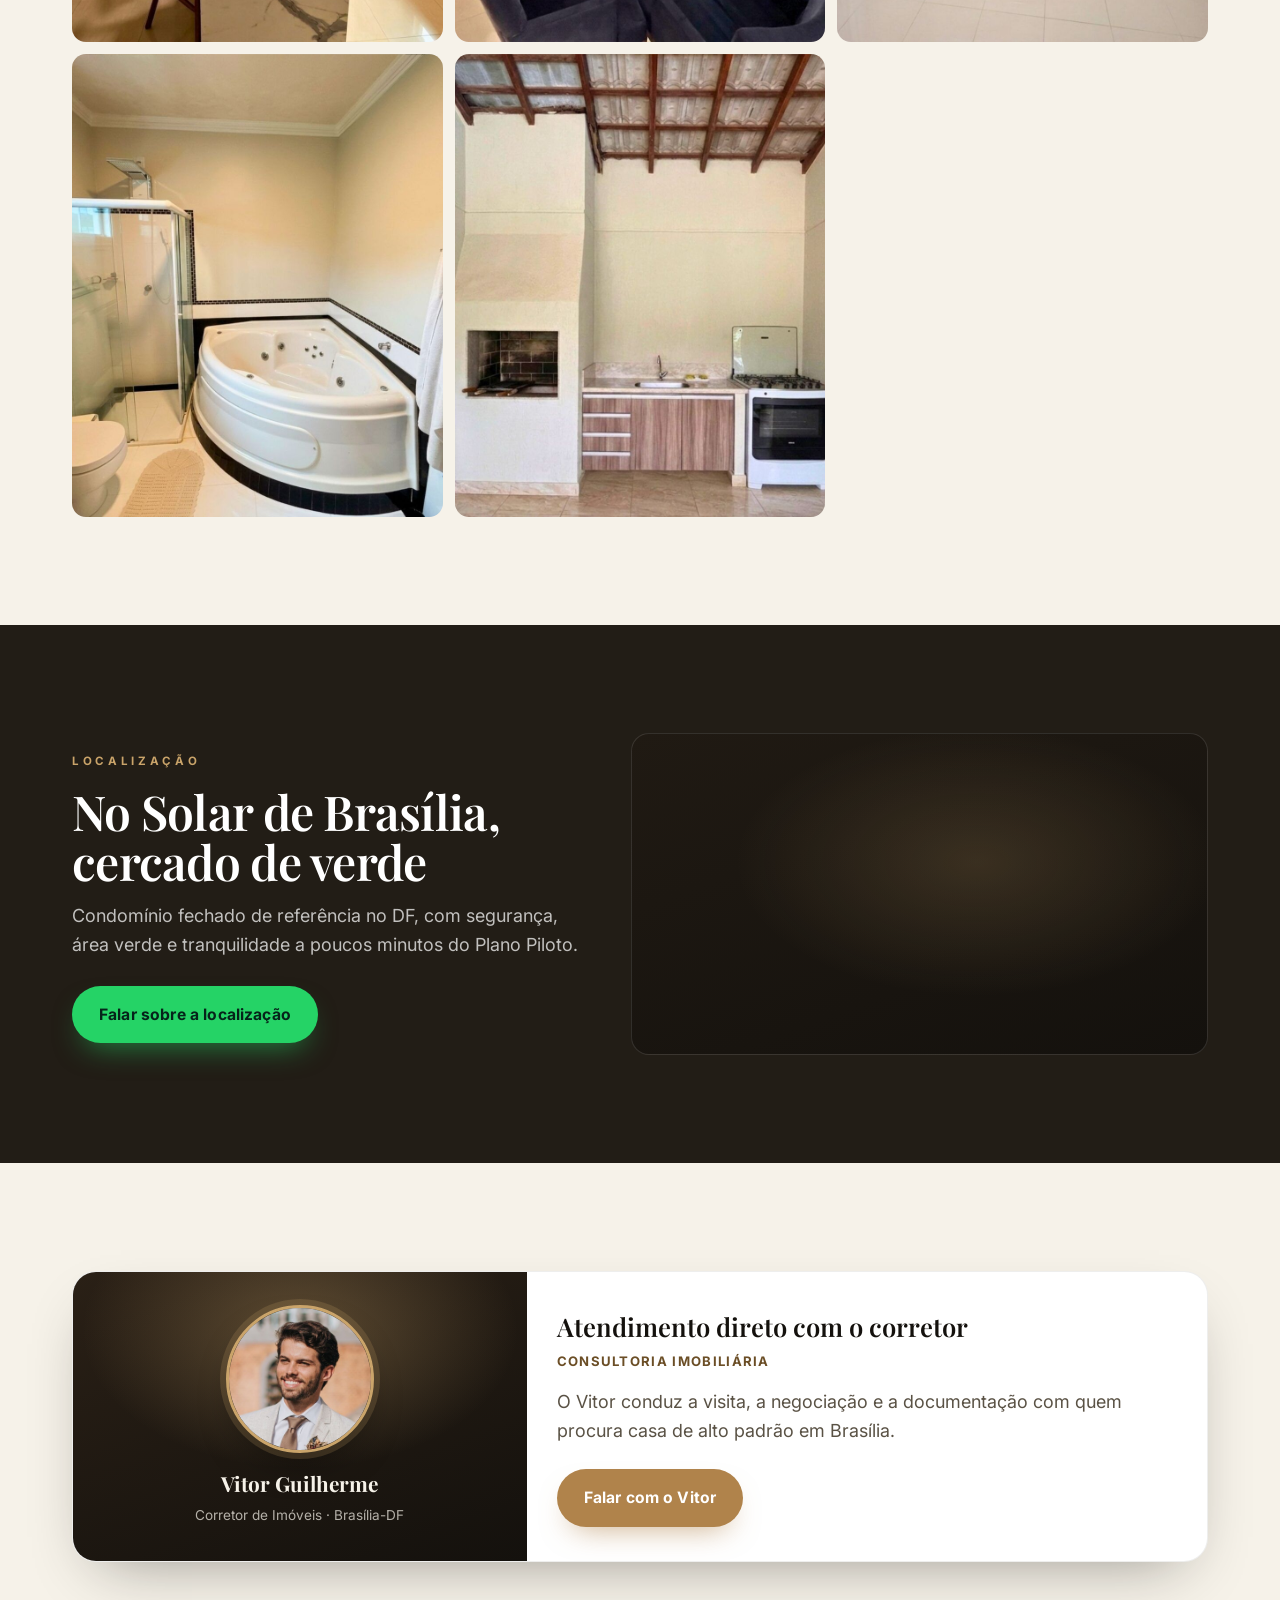
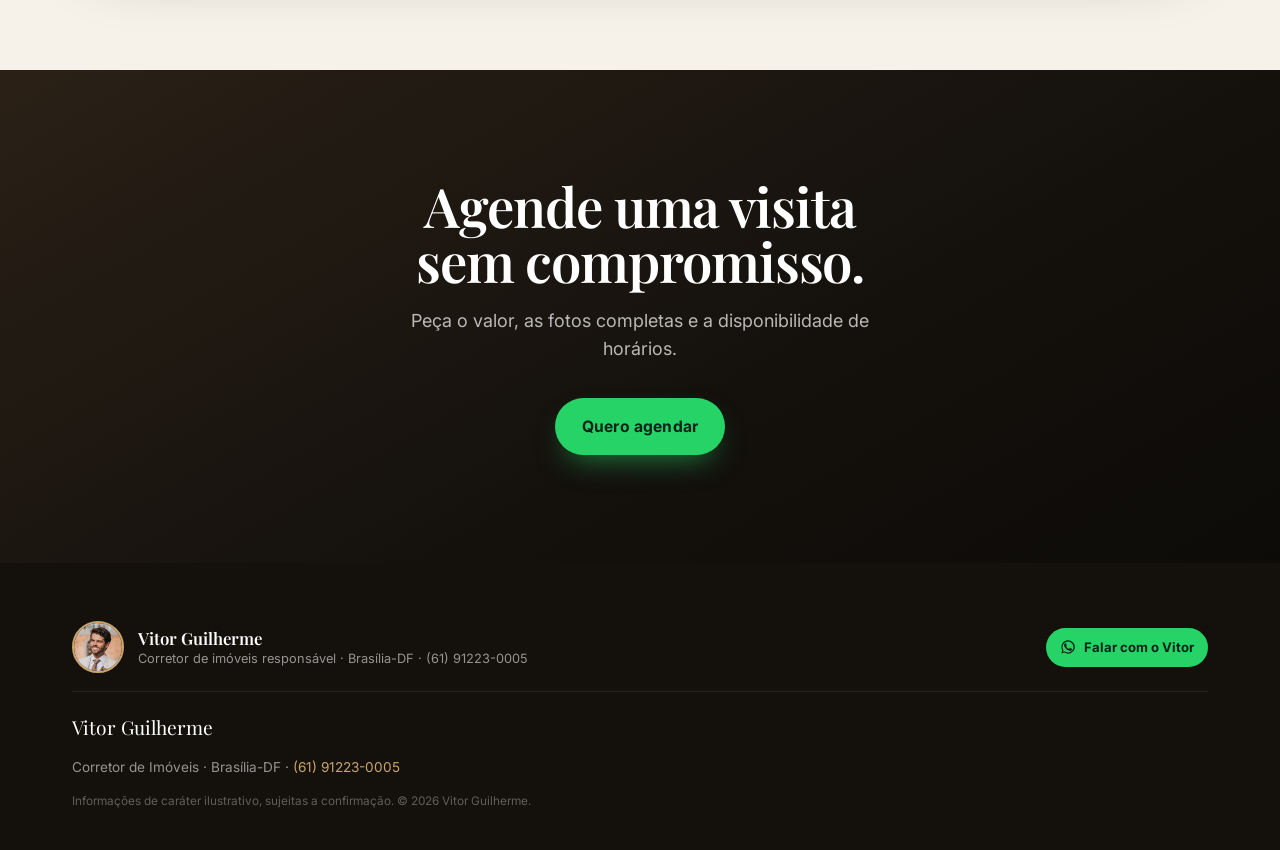
<file: casa-solar-de-brasilia/index.html>
<!DOCTYPE html>
<html lang="pt-BR">
<head>
<meta charset="UTF-8" />
<meta name="viewport" content="width=device-width, initial-scale=1.0" />
<title>Casa no Solar de Brasília · Alto padrão em condomínio fechado, Vitor Guilherme</title>
<meta name="description" content="Casa de alto padrão no Solar de Brasília, condomínio fechado de referência no DF. Segurança, área verde e acabamento premium. Fale com o corretor Vitor Guilherme." />
<link rel="preconnect" href="https://fonts.googleapis.com" />
<link rel="preconnect" href="https://fonts.gstatic.com" crossorigin />
<link href="https://fonts.googleapis.com/css2?family=Playfair+Display:ital,wght@0,400;0,500;0,600;0,700;0,800;0,900;1,400;1,500;1,600&family=Inter:wght@400;500;600;700;800&display=swap" rel="stylesheet" />
<link rel="stylesheet" href="../assets/styles.css?v=20260922e" />
</head>
<body>
<!-- Google Tag Manager (noscript) -->
<noscript><iframe src="https://www.googletagmanager.com/ns.html?id=GTM-543P3VS8" height="0" width="0" style="display:none;visibility:hidden"></iframe></noscript>
<header class="topbar">
  <a href="#" class="brand">Vitor Guilherme<small>Imóveis · Brasília-DF</small></a>
  <a class="top-cta" data-wa data-wa-msg="Olá Vitor! Vi a página da casa no Solar de Brasília e quero conversar.">Falar agora</a>
</header>

<section class="hero">
  <div class="hero__bg" style="background-image:url(img/hero.jpg)"></div>
  <div class="hero__scrim"></div>
  <div class="hero__inner wrap">
    <div class="stagger">
      <span class="badge"><span class="dot"></span> Solar de Brasília · condomínio fechado</span>
      <h1 class="display">Morar bem, com a segurança de quem já chegou.</h1>
      <p class="sub">Uma casa de alto padrão em um dos condomínios mais desejados do DF: área verde, segurança 24h e a privacidade que o seu momento pede.</p>
      <div class="price-tag"><span class="from">Alto padrão · casa</span><span class="val">Valor sob consulta</span></div>
      <div class="hero-actions">
        <a class="btn btn--wa" data-wa data-wa-msg="Olá Vitor! Quero valor, fotos e detalhes da casa no Solar de Brasília.">
          <svg viewBox="0 0 24 24" fill="currentColor"><path d="M17.5 14.4c-.3-.2-1.7-.9-2-1-.3-.1-.5-.2-.7.1-.2.3-.7 1-.9 1.2-.2.2-.3.2-.6.1-1.7-.9-2.9-1.6-4-3.5-.3-.5.3-.5.8-1.6.1-.2 0-.4 0-.5 0-.2-.7-1.6-.9-2.2-.2-.6-.5-.5-.7-.5h-.6c-.2 0-.5.1-.8.4-.3.3-1 1-1 2.5s1.1 2.9 1.2 3.1c.2.2 2.1 3.2 5.1 4.5 1.9.8 2.6.9 3.5.8.6-.1 1.7-.7 1.9-1.4.2-.7.2-1.2.2-1.4-.1-.1-.3-.2-.6-.4z"/><path d="M12 2a10 10 0 0 0-8.6 15l-1.3 4.7 4.8-1.3A10 10 0 1 0 12 2zm0 18.2c-1.5 0-3-.4-4.3-1.2l-.3-.2-2.9.8.8-2.8-.2-.3A8.2 8.2 0 1 1 12 20.2z"/></svg>
          Quero conhecer a casa
        </a>
        <a class="btn btn--ghost" href="#galeria">Ver fotos ↓</a>
      </div>
    </div>
  </div>
</section>

<section class="specs section-pad">
  <div class="wrap"><div class="grid reveal">
    <div class="cell"><div class="k">Terreno</div><div class="v">Sob consulta</div><div class="u">metragem na visita</div></div>
    <div class="cell"><div class="k">Construída</div><div class="v">Sob consulta</div><div class="u">metragem na visita</div></div>
    <div class="cell"><div class="k">Suítes</div><div class="v">Sob consulta</div><div class="u">detalhes com o corretor</div></div>
    <div class="cell"><div class="k">Vagas</div><div class="v">Sob consulta</div><div class="u">detalhes com o corretor</div></div>
  </div></div>
</section>

<section class="section-pad">
  <div class="wrap intro-grid">
    <div class="reveal"><span class="eyebrow">O lar</span><p class="big" style="margin-top:16px">No Solar de Brasília, você não compra só uma casa. Compra um <em>estilo de vida</em> cercado de verde e tranquilidade.</p></div>
    <div class="reveal"><p>Condomínio fechado consolidado, com infraestrutura completa, segurança 24 horas e áreas de lazer. A poucos minutos das principais ligações do DF, mantendo o silêncio e a privacidade que definem o alto padrão.</p><p style="margin-top:14px">Acabamento, planta e diferenciais da unidade são apresentados na visita e na conversa com o corretor.</p></div>
  </div>
</section>

<section class="section-pad" style="padding-top:0">
  <div class="wrap">
    <span class="eyebrow reveal">Diferenciais</span>
    <h2 class="section-title reveal" style="margin-top:12px">Feita para quem valoriza o essencial</h2>
    <div class="feats">
      <div class="feat reveal"><div class="ico"><svg viewBox="0 0 24 24" fill="none" stroke="currentColor" stroke-width="2"><path d="M12 2l3 7h7l-5.5 4 2 7L12 16l-6.5 4 2-7L2 9h7z"/></svg></div><h3>Condomínio de referência</h3><p>Endereço reconhecido, com valorização consistente e comunidade selecionada.</p></div>
      <div class="feat reveal"><div class="ico"><svg viewBox="0 0 24 24" fill="none" stroke="currentColor" stroke-width="2"><path d="M12 2a10 10 0 0 0-7 17l7 3 7-3a10 10 0 0 0-7-17z"/><path d="M9 12l2 2 4-4"/></svg></div><h3>Segurança 24h</h3><p>Portaria, monitoramento e controle de acesso, a tranquilidade da família em primeiro lugar.</p></div>
      <div class="feat reveal"><div class="ico"><svg viewBox="0 0 24 24" fill="none" stroke="currentColor" stroke-width="2"><path d="M3 21h18M6 21V8l6-4 6 4v13M10 21v-6h4v6"/></svg></div><h3>Área verde e lazer</h3><p>Espaço para respirar, receber e viver bem, dentro do próprio condomínio.</p></div>
    </div>
  </div>
</section>

<section id="galeria" class="section-pad" style="padding-top:0">
  <div class="wrap">
    <span class="eyebrow reveal">Fotos</span>
    <h2 class="section-title reveal" style="margin-top:12px">Conheça por dentro</h2>
    <div class="gallery">
      <div class="shot wide reveal" style="background-image:url(img/g1.jpg)" data-full="img/g1.jpg" role="img" aria-label="Fachada frontal do sobrado sob céu azul, com entrada em pedra portuguesa"></div>
      <div class="shot reveal" style="background-image:url(img/g2.jpg)" data-full="img/g2.jpg" role="img" aria-label="Sala de estar ampla e iluminada, com tapete, sofá e TV"></div>
      <div class="shot reveal" style="background-image:url(img/g3.jpg)" data-full="img/g3.jpg" role="img" aria-label="Cozinha gourmet com ilha em mármore, armários planejados e janela ampla"></div>
      <div class="shot reveal" style="background-image:url(img/g4.jpg)" data-full="img/g4.jpg" role="img" aria-label="Sala de jantar sofisticada com mesa de vidro e espelho redondo"></div>
      <div class="shot reveal" style="background-image:url(img/g5.jpg)" data-full="img/g5.jpg" role="img" aria-label="Suíte master espaçosa e clara, com piso porcelanato"></div>
      <div class="shot reveal" style="background-image:url(img/g6.jpg)" data-full="img/g6.jpg" role="img" aria-label="Banheiro da suíte com banheira de hidromassagem e box de vidro"></div>
      <div class="shot reveal" style="background-image:url(img/g7.jpg)" data-full="img/g7.jpg" role="img" aria-label="Área gourmet coberta com churrasqueira e telhado aparente em madeira"></div>
    </div>
  </div>
</section>

<!-- LOCALIZAÇÃO -->
<section id="localizacao" class="loc section-pad">
  <div class="wrap">
    <div class="cols">
      <div class="reveal">
        <span class="eyebrow on-dark">Localização</span>
        <h2 class="section-title" style="color:#fff;margin-top:12px">No Solar de Brasília, cercado de verde</h2>
        <p style="color:rgba(255,255,255,.72);margin-top:16px">Condomínio fechado de referência no DF, com segurança, área verde e tranquilidade a poucos minutos do Plano Piloto.</p>
        <a class="btn btn--wa" style="margin-top:26px" data-wa data-wa-msg="Olá Vitor! Quero ver a localização da casa no Solar de Brasília.">Falar sobre a localização</a>
      </div>
      <div class="reveal">
        <div class="map has-iframe"><iframe title="Mapa, Condomínio Solar de Brasília" loading="lazy" referrerpolicy="no-referrer-when-downgrade" src="https://www.google.com/maps?q=Condom%C3%ADnio+Solar+de+Bras%C3%ADlia,+Bras%C3%ADlia+-+DF&output=embed"></iframe></div>
      </div>
    </div>
  </div>
</section>

<section class="broker section-pad">
  <div class="wrap"><div class="card reveal">
    <div class="photo"><div><img class="avatar avatar--img" src="../assets/img/vitor.jpg" alt="Vitor Guilherme, corretor de imóveis em Brasília" width="148" height="148" /><strong style="font-family:var(--font-disp);font-size:1.3rem">Vitor Guilherme</strong><div style="opacity:.7;font-size:.85rem;margin-top:4px">Corretor de Imóveis · Brasília-DF</div></div></div>
    <div class="body"><div class="name">Atendimento direto com o corretor</div><div class="role">Consultoria imobiliária</div><p>O Vitor conduz a visita, a negociação e a documentação com quem procura casa de alto padrão em Brasília.</p><a class="btn btn--bronze" data-wa data-wa-msg="Olá Vitor! Quero falar sobre a casa no Solar de Brasília.">Falar com o Vitor</a></div>
  </div></div>
</section>

<section class="cta-band section-pad">
  <div class="wrap">
    <h2 class="reveal">Agende uma visita sem compromisso.</h2>
    <p class="reveal">Peça o valor, as fotos completas e a disponibilidade de horários.</p>
    <a class="btn btn--wa reveal" data-wa data-wa-msg="Olá Vitor! Quero agendar visita à casa no Solar de Brasília.">Quero agendar</a>
  </div>
</section>

<footer class="ft"><div class="wrap row"><div class="ft-broker"><img src="../assets/img/vitor-320.jpg" alt="Vitor Guilherme" width="52" height="52" /><div class="who"><b>Vitor Guilherme</b><span>Corretor de imóveis responsável · Brasília-DF · (61) 91223-0005</span></div><a class="ft-wa" data-wa data-wa-msg="Olá Vitor! Vi sua página e quero falar com você."><svg viewBox="0 0 24 24" fill="currentColor"><path d="M17.5 14.4c-.3-.2-1.7-.9-2-1-.3-.1-.5-.2-.7.1-.2.3-.7 1-.9 1.2-.2.2-.3.2-.6.1-1.7-.9-2.9-1.6-4-3.5-.3-.5.3-.5.8-1.6.1-.2 0-.4 0-.5 0-.2-.7-1.6-.9-2.2-.2-.6-.5-.5-.7-.5h-.6c-.2 0-.5.1-.8.4-.3.3-1 1-1 2.5s1.1 2.9 1.2 3.1c.2.2 2.1 3.2 5.1 4.5 1.9.8 2.6.9 3.5.8.6-.1 1.7-.7 1.9-1.4.2-.7.2-1.2.2-1.4-.1-.1-.3-.2-.6-.4z"/><path d="M12 2a10 10 0 0 0-8.6 15l-1.3 4.7 4.8-1.3A10 10 0 1 0 12 2zm0 18.2c-1.5 0-3-.4-4.3-1.2l-.3-.2-2.9.8.8-2.8-.2-.3A8.2 8.2 0 1 1 12 20.2z"/></svg> Falar com o Vitor</a></div><div class="brand">Vitor Guilherme</div><div>Corretor de Imóveis · Brasília-DF · <a data-wa data-wa-msg="Olá Vitor!">(61) 91223-0005</a></div><div class="disclaimer">Informações de caráter ilustrativo, sujeitas a confirmação. © <span data-year>2026</span> Vitor Guilherme.</div></div></footer>

<a class="wa-fab" data-wa data-wa-msg="Olá Vitor! Vi a página da casa no Solar de Brasília." aria-label="WhatsApp"><svg viewBox="0 0 24 24" fill="currentColor"><path d="M17.5 14.4c-.3-.2-1.7-.9-2-1-.3-.1-.5-.2-.7.1-.2.3-.7 1-.9 1.2-.2.2-.3.2-.6.1-1.7-.9-2.9-1.6-4-3.5-.3-.5.3-.5.8-1.6.1-.2 0-.4 0-.5 0-.2-.7-1.6-.9-2.2-.2-.6-.5-.5-.7-.5h-.6c-.2 0-.5.1-.8.4-.3.3-1 1-1 2.5s1.1 2.9 1.2 3.1c.2.2 2.1 3.2 5.1 4.5 1.9.8 2.6.9 3.5.8.6-.1 1.7-.7 1.9-1.4.2-.7.2-1.2.2-1.4-.1-.1-.3-.2-.6-.4z"/><path d="M12 2a10 10 0 0 0-8.6 15l-1.3 4.7 4.8-1.3A10 10 0 1 0 12 2zm0 18.2c-1.5 0-3-.4-4.3-1.2l-.3-.2-2.9.8.8-2.8-.2-.3A8.2 8.2 0 1 1 12 20.2z"/></svg></a>
<script src="../assets/app.js?v=20260922e"></script>
</body>
</html>
</file>
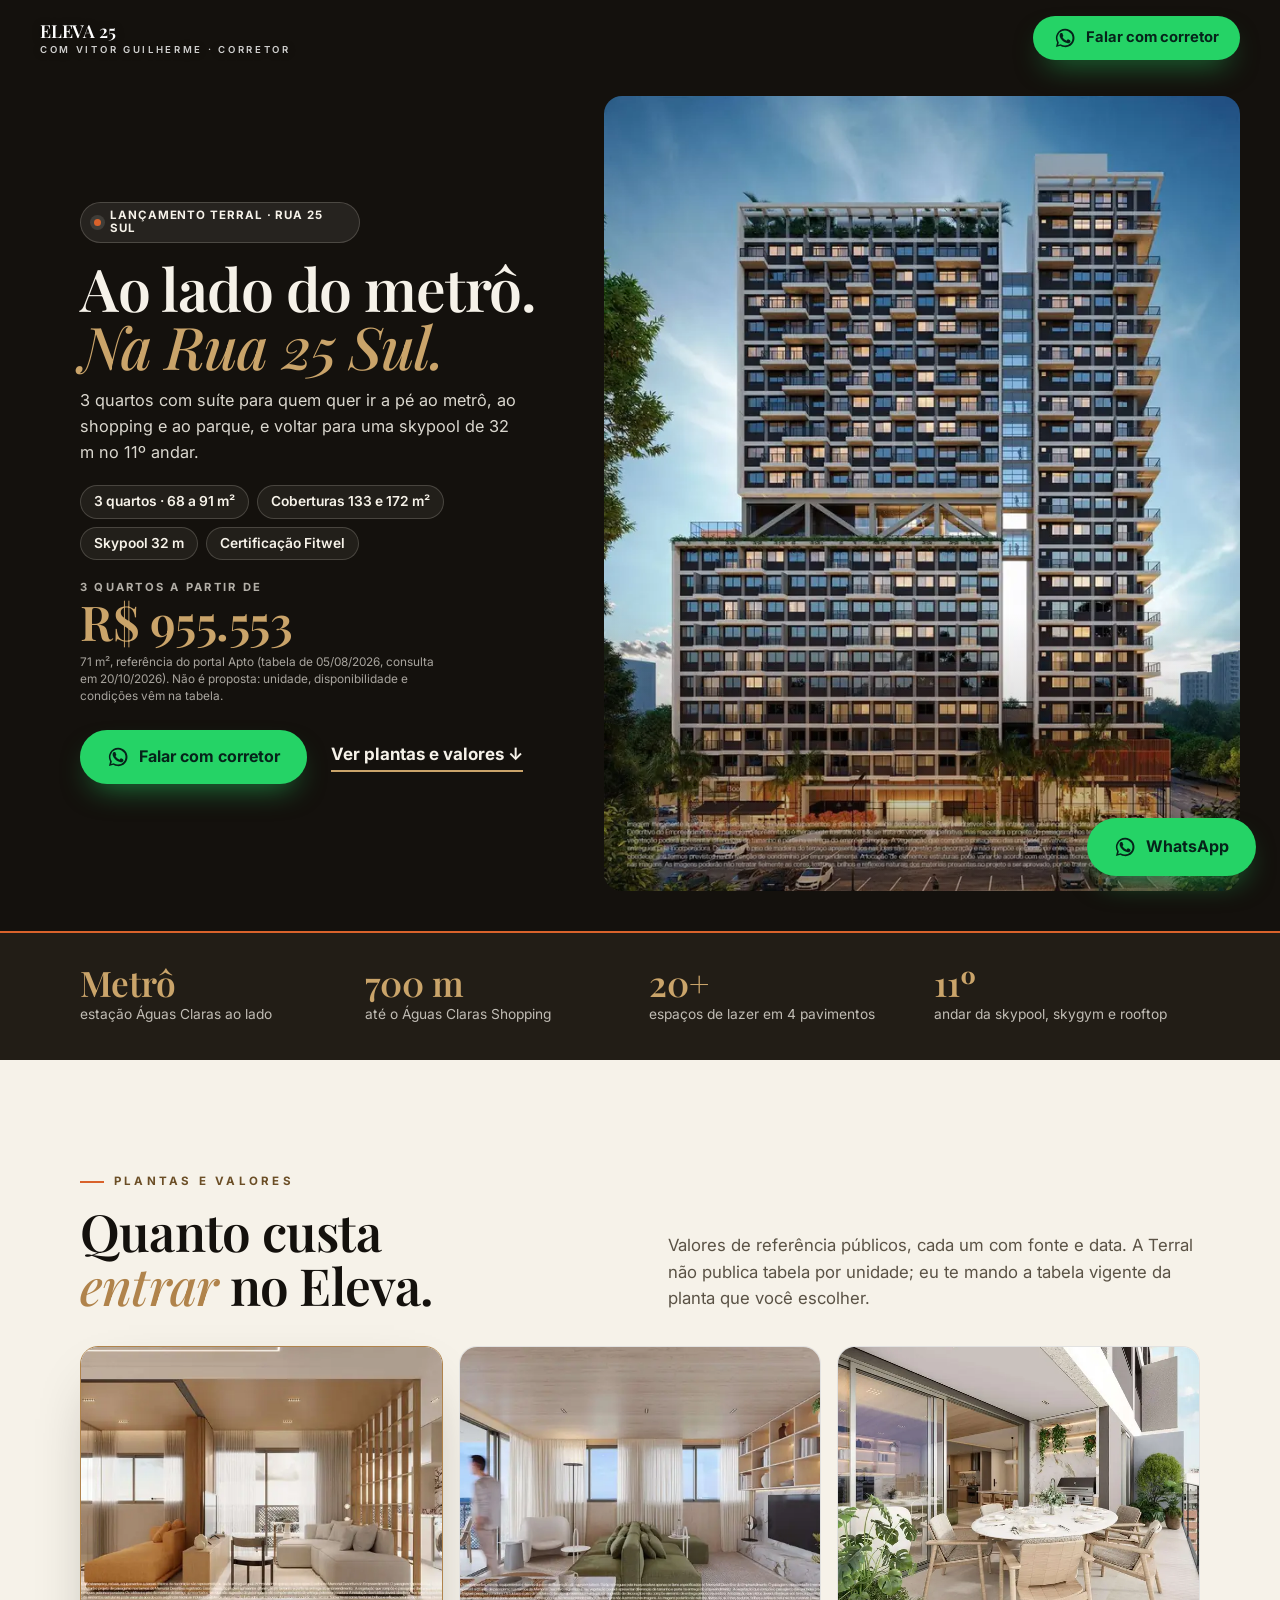
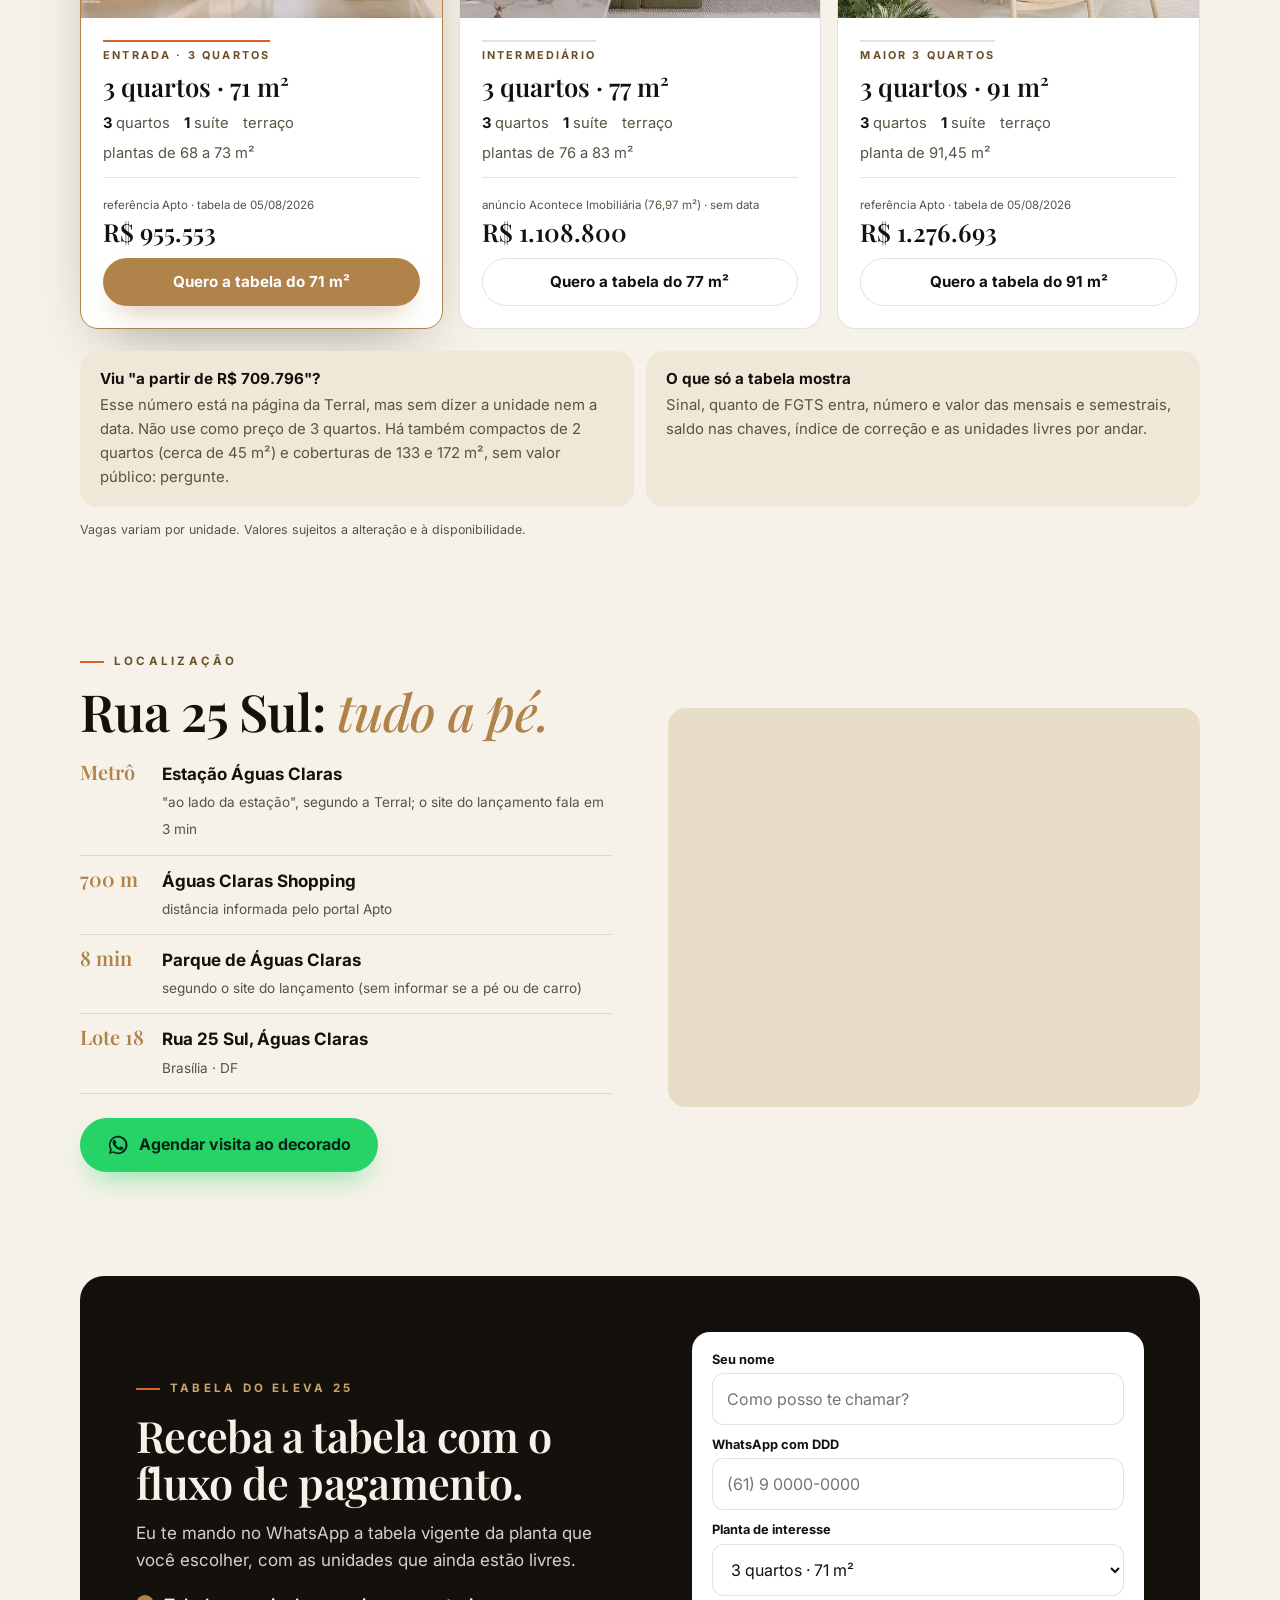
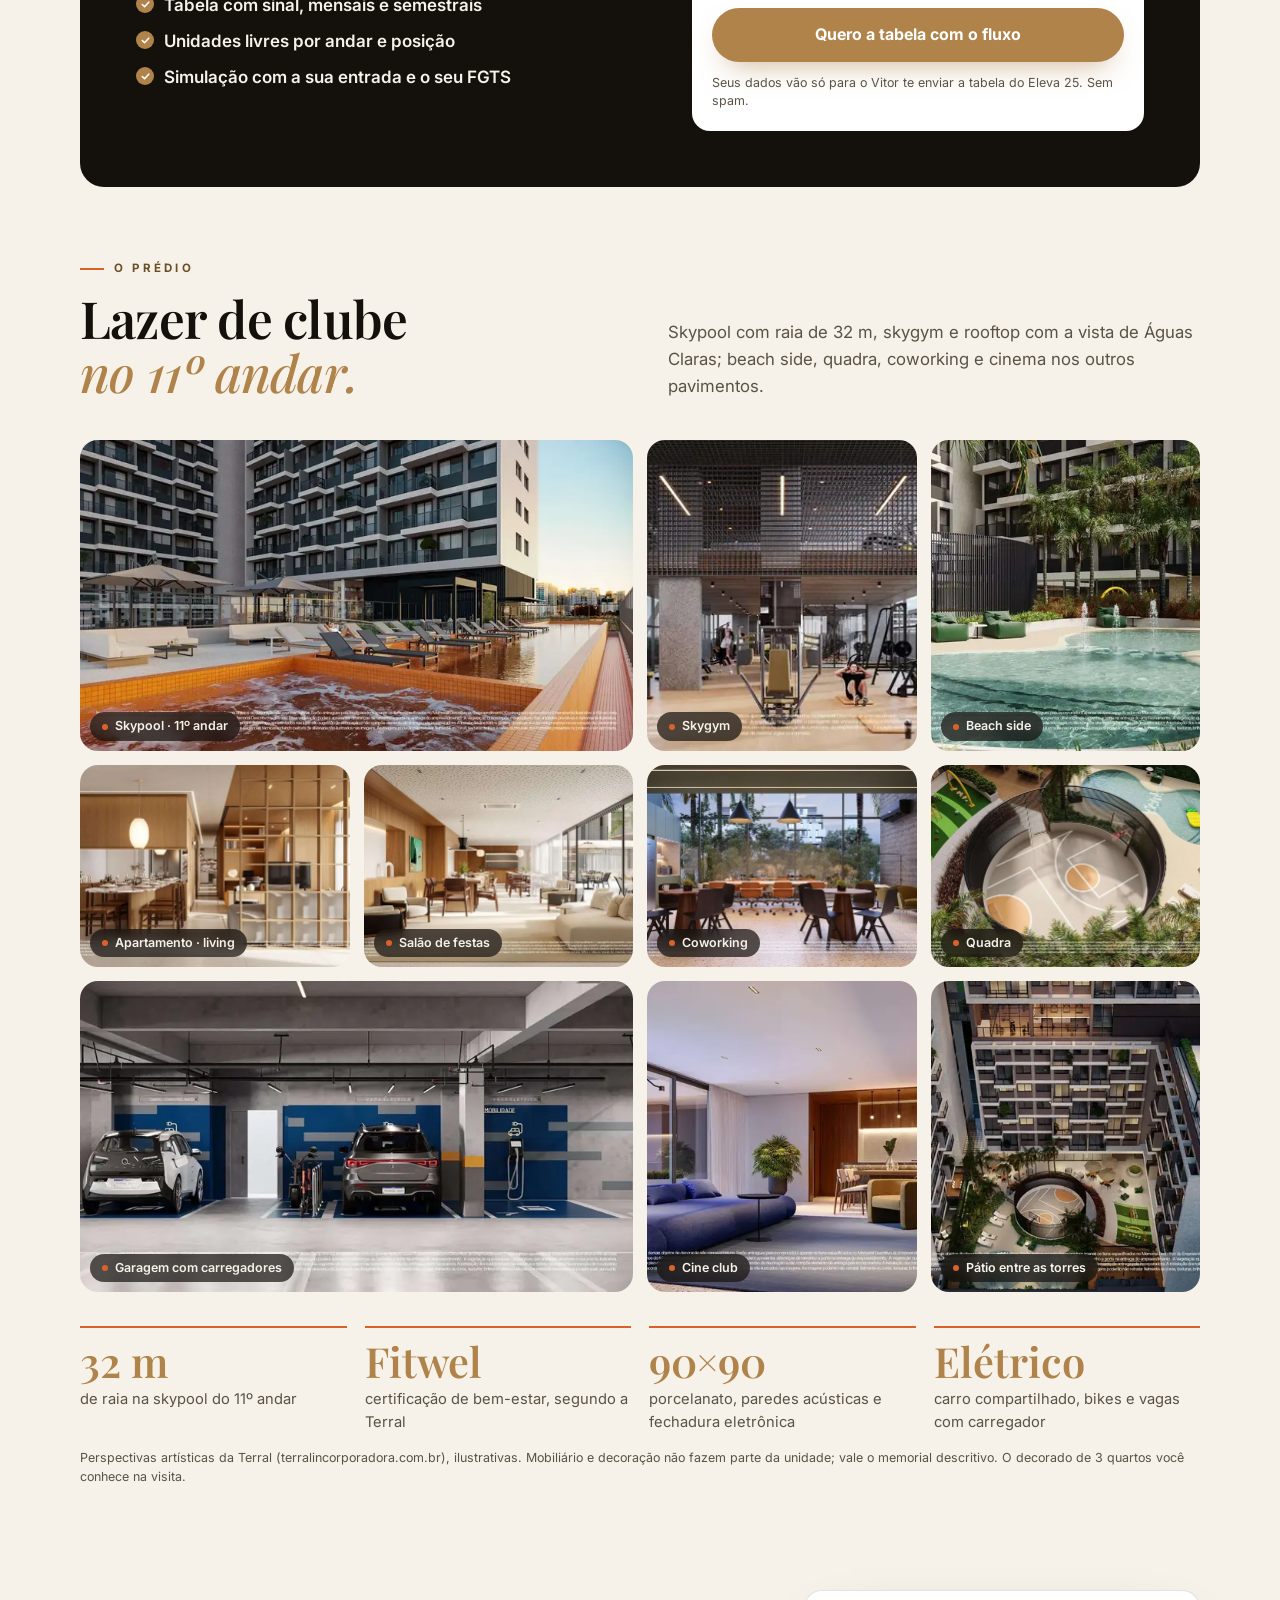
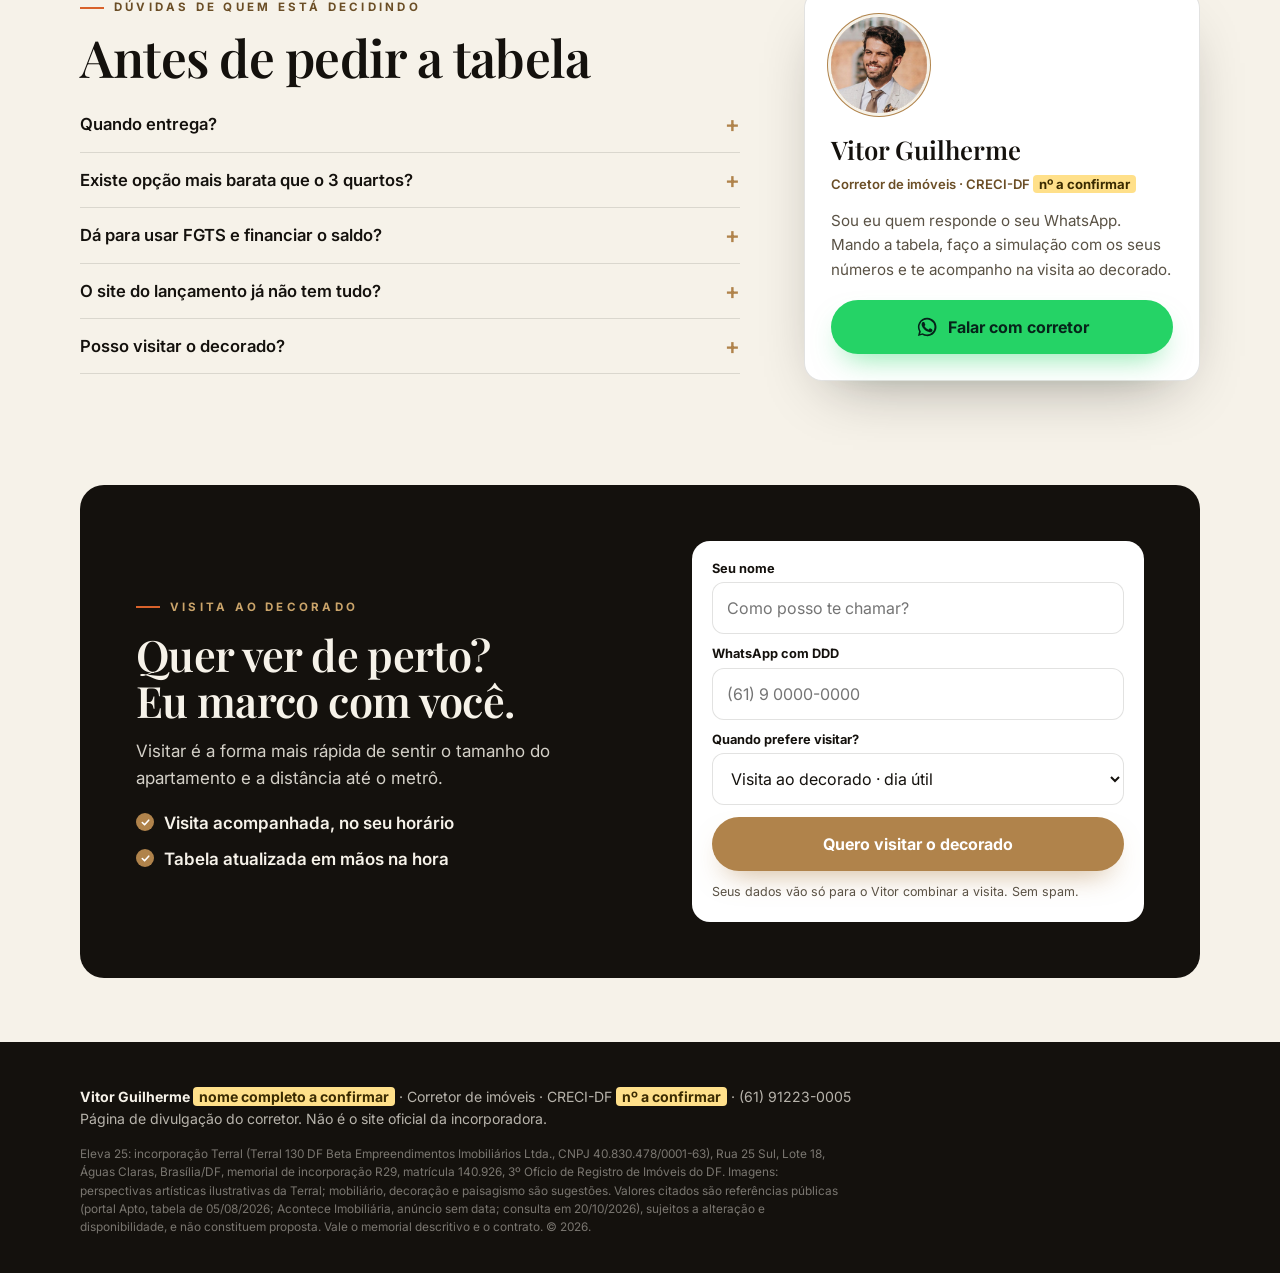
<file: eleva-25/index.html>
<!DOCTYPE html>
<html lang="pt-BR">
<head>
<meta charset="UTF-8" />
<meta name="viewport" content="width=device-width, initial-scale=1, viewport-fit=cover" />
<title>Eleva 25 · 3 quartos ao lado do metrô, Rua 25 Sul, Águas Claras · Vitor Guilherme</title>
<meta name="description" content="Eleva 25 (Terral), Rua 25 Sul, Águas Claras, ao lado do metrô. 3 quartos com suíte de 68 a 91 m², a partir de R$ 955.553 (referência Apto). Peça a tabela com o fluxo de pagamento no WhatsApp do corretor Vitor Guilherme." />
<link rel="icon" href="data:," />
<meta name="theme-color" content="#0a1834" />
<link rel="canonical" href="https://vitorguilhermeimoveis.com.br/eleva-25/" />
<meta property="og:title" content="Eleva 25 · ao lado do metrô, na Rua 25 Sul" />
<meta property="og:description" content="3 quartos com suíte de 68 a 91 m² e skypool no 11º andar. Peça a tabela com o fluxo de pagamento." />
<meta property="og:type" content="website" />
<meta property="og:url" content="https://vitorguilhermeimoveis.com.br/eleva-25/" />
<meta property="og:image" content="https://vitorguilhermeimoveis.com.br/eleva-25/og-v3.jpg" />
<meta property="og:image:width" content="1200" /><meta property="og:image:height" content="630" />
<link rel="preload" as="image" href="img/v3/r-torre-sm.webp" imagesrcset="img/v3/r-torre-sm.webp 720w, img/v3/r-torre-lg.webp 1280w" imagesizes="(min-width:900px) 55vw, 100vw" fetchpriority="high" />
<link rel="preconnect" href="https://fonts.googleapis.com" />
<link rel="preconnect" href="https://fonts.gstatic.com" crossorigin />
<link href="https://fonts.googleapis.com/css2?family=Playfair+Display:ital,wght@0,500;0,600;1,500;1,600&family=Inter:wght@400;600;700&display=swap" rel="stylesheet" />
<link rel="stylesheet" href="../assets/lp3.css?v=20261020f" />
<style>
/* Eleva 25: acento laranja. Só acento pontual e enquadramento do hero; todo o resto vem de assets/lp3.css (design.md). */
:root{--emp:#d9622b;--hero-pos:center 18%}
</style>
</head>
<body data-emp="eleva-25" data-emp-nome="Eleva 25">
<noscript><iframe src="https://www.googletagmanager.com/ns.html?id=GTM-543P3VS8" height="0" width="0" style="display:none;visibility:hidden"></iframe></noscript>

<header class="topbar" data-sec="topo">
  <a href="#inicio" class="brand">ELEVA 25<small>com Vitor Guilherme · corretor</small></a>
  <a class="btn btn--wa top-cta" data-wa data-wa-id="topo-tabela" data-wa-msg="Olá Vitor! Quero receber a tabela e o fluxo de pagamento do Eleva 25."><svg viewBox="0 0 24 24" fill="currentColor" aria-hidden="true"><path d="M17.5 14.4c-.3-.2-1.7-.9-2-1-.3-.1-.5-.2-.7.1-.2.3-.7 1-.9 1.2-.2.2-.3.2-.6.1-1.7-.9-2.9-1.6-4-3.5-.3-.5.3-.5.8-1.6.1-.2 0-.4 0-.5 0-.2-.7-1.6-.9-2.2-.2-.6-.5-.5-.7-.5h-.6c-.2 0-.5.1-.8.4-.3.3-1 1-1 2.5s1.1 2.9 1.2 3.1c.2.2 2.1 3.2 5.1 4.5 1.9.8 2.6.9 3.5.8.6-.1 1.7-.7 1.9-1.4.2-.7.2-1.2.2-1.4-.1-.1-.3-.2-.6-.4z"/><path d="M12 2a10 10 0 0 0-8.6 15l-1.3 4.7 4.8-1.3A10 10 0 1 0 12 2zm0 18.2c-1.5 0-3-.4-4.3-1.2l-.3-.2-2.9.8.8-2.8-.2-.3A8.2 8.2 0 1 1 12 20.2z"/></svg>Falar com corretor</a>
</header>

<main>
<!-- 1. HERO: endereço como promessa, preço de entrada com fonte, um botão (benchmarking, padrões 1-3) -->
<section class="hero" id="inicio" data-sec="hero">
  <div class="hero__media">
    <img src="img/v3/r-torre-sm.webp" srcset="img/v3/r-torre-sm.webp 720w, img/v3/r-torre-lg.webp 1280w" width="1280" height="1600" decoding="async" alt="Torres do Eleva 25 na Rua 25 Sul, Águas Claras (perspectiva oficial da Terral)" sizes="(min-width:900px) 55vw, 100vw" loading="eager" fetchpriority="high">
  </div>
  <div class="hero__body">
    <span class="badge">Lançamento Terral · Rua 25 Sul</span>
    <h1>Ao lado do metrô. <em>Na Rua 25 Sul.</em></h1>
    <p class="promise">3 quartos com suíte para quem quer ir a pé ao metrô, ao shopping e ao parque, e voltar para uma skypool de 32 m no 11º andar.</p>
    <ul class="chips">
      <li>3 quartos · 68 a 91 m²</li><li>Coberturas 133 e 172 m²</li><li>Skypool 32 m</li><li>Certificação Fitwel</li>
    </ul>
    <div class="price">
      <span class="k">3 quartos a partir de</span>
      <span class="v">R$ 955.553</span>
      <span class="src">71 m², referência do portal Apto (tabela de 05/08/2026, consulta em 20/10/2026). Não é proposta: unidade, disponibilidade e condições vêm na tabela.</span>
    </div>
    <div class="actions">
      <a class="btn btn--wa" data-wa data-wa-id="hero-tabela" data-wa-msg="Olá Vitor! Quero receber a tabela e o fluxo de pagamento do Eleva 25."><svg viewBox="0 0 24 24" fill="currentColor" aria-hidden="true"><path d="M17.5 14.4c-.3-.2-1.7-.9-2-1-.3-.1-.5-.2-.7.1-.2.3-.7 1-.9 1.2-.2.2-.3.2-.6.1-1.7-.9-2.9-1.6-4-3.5-.3-.5.3-.5.8-1.6.1-.2 0-.4 0-.5 0-.2-.7-1.6-.9-2.2-.2-.6-.5-.5-.7-.5h-.6c-.2 0-.5.1-.8.4-.3.3-1 1-1 2.5s1.1 2.9 1.2 3.1c.2.2 2.1 3.2 5.1 4.5 1.9.8 2.6.9 3.5.8.6-.1 1.7-.7 1.9-1.4.2-.7.2-1.2.2-1.4-.1-.1-.3-.2-.6-.4z"/><path d="M12 2a10 10 0 0 0-8.6 15l-1.3 4.7 4.8-1.3A10 10 0 1 0 12 2zm0 18.2c-1.5 0-3-.4-4.3-1.2l-.3-.2-2.9.8.8-2.8-.2-.3A8.2 8.2 0 1 1 12 20.2z"/></svg>Falar com corretor</a>
      <a class="txtlink" href="#plantas">Ver plantas e valores ↓</a>
    </div>
  </div>
</section>

<div class="strip" data-sec="destaques">
  <div class="wrap">
    <div><b>Metrô</b><span>estação Águas Claras ao lado</span></div>
    <div><b>700 m</b><span>até o Águas Claras Shopping</span></div>
    <div><b>20+</b><span>espaços de lazer em 4 pavimentos</span></div>
    <div><b>11º</b><span>andar da skypool, skygym e rooftop</span></div>
  </div>
</div>

<!-- 2. PLANTAS E VALORES: ticket de entrada claro, com fonte e data (padrão 2) -->
<section class="sec" id="plantas" data-sec="plantas">
  <div class="wrap">
    <div class="split">
      <div><span class="kicker reveal">Plantas e valores</span>
      <h2 class="h2 reveal">Quanto custa <em>entrar</em> no Eleva.</h2></div>
      <p class="lead reveal">Valores de referência públicos, cada um com fonte e data. A Terral não publica tabela por unidade; eu te mando a tabela vigente da planta que você escolher.</p>
    </div>
    <div class="plans">
      <article class="plan is-main reveal">
        <div class="plan__img"><img src="img/v3/r-living-a-sm.webp" srcset="img/v3/r-living-a-sm.webp 720w, img/v3/r-living-a-lg.webp 1440w" width="1440" height="810" loading="lazy" decoding="async" alt="Living de apartamento de 3 quartos do Eleva 25 (perspectiva oficial)" sizes="(min-width:760px) 33vw, 100vw"></div>
        <div class="plan__b">
          <span class="plan__tag">Entrada · 3 quartos</span>
          <h3>3 quartos · 71 m²</h3>
          <ul><li><b>3</b> quartos</li><li><b>1</b> suíte</li><li>terraço</li><li>plantas de 68 a 73 m²</li></ul>
          <div class="plan__p"><span class="k">referência Apto · tabela de 05/08/2026</span><div class="v">R$ 955.553</div></div>
          <a class="btn btn--primary" data-wa data-wa-id="planta-71" data-wa-msg="Olá Vitor! Quero a tabela e o fluxo do apartamento de 71 m² do Eleva 25.">Quero a tabela do 71 m²</a>
        </div>
      </article>
      <article class="plan reveal">
        <div class="plan__img"><img src="img/v3/r-living-b-sm.webp" srcset="img/v3/r-living-b-sm.webp 720w, img/v3/r-living-b-lg.webp 1440w" width="1440" height="810" loading="lazy" decoding="async" alt="Sala de apartamento do Eleva 25 com vista (perspectiva oficial)" sizes="(min-width:760px) 33vw, 100vw"></div>
        <div class="plan__b">
          <span class="plan__tag">Intermediário</span>
          <h3>3 quartos · 77 m²</h3>
          <ul><li><b>3</b> quartos</li><li><b>1</b> suíte</li><li>terraço</li><li>plantas de 76 a 83 m²</li></ul>
          <div class="plan__p"><span class="k">anúncio Acontece Imobiliária (76,97 m²) · sem data</span><div class="v">R$ 1.108.800</div></div>
          <a class="btn btn--line" data-wa data-wa-id="planta-77" data-wa-msg="Olá Vitor! Quero a tabela e o fluxo do apartamento de 77 m² do Eleva 25.">Quero a tabela do 77 m²</a>
        </div>
      </article>
      <article class="plan reveal">
        <div class="plan__img"><img src="img/v3/r-terraco-sm.webp" srcset="img/v3/r-terraco-sm.webp 720w, img/v3/r-terraco-lg.webp 1440w" width="1440" height="1440" loading="lazy" decoding="async" alt="Terraço com mesa de jantar em apartamento do Eleva 25 (perspectiva oficial)" sizes="(min-width:760px) 33vw, 100vw"></div>
        <div class="plan__b">
          <span class="plan__tag">Maior 3 quartos</span>
          <h3>3 quartos · 91 m²</h3>
          <ul><li><b>3</b> quartos</li><li><b>1</b> suíte</li><li>terraço</li><li>planta de 91,45 m²</li></ul>
          <div class="plan__p"><span class="k">referência Apto · tabela de 05/08/2026</span><div class="v">R$ 1.276.693</div></div>
          <a class="btn btn--line" data-wa data-wa-id="planta-91" data-wa-msg="Olá Vitor! Quero a tabela e o fluxo do apartamento de 91 m² do Eleva 25.">Quero a tabela do 91 m²</a>
        </div>
      </article>
    </div>
    <div class="knows">
      <div class="reveal"><h3>Viu "a partir de R$ 709.796"?</h3><p>Esse número está na página da Terral, mas sem dizer a unidade nem a data. Não use como preço de 3 quartos. Há também compactos de 2 quartos (cerca de 45 m²) e coberturas de 133 e 172 m², sem valor público: pergunte.</p></div>
      <div class="reveal"><h3>O que só a tabela mostra</h3><p>Sinal, quanto de FGTS entra, número e valor das mensais e semestrais, saldo nas chaves, índice de correção e as unidades livres por andar.</p></div>
    </div>
    <p class="fine note reveal">Vagas variam por unidade. Valores sujeitos a alteração e à disponibilidade.</p>
  </div>
</section>

<!-- 3. LOCALIZAÇÃO: argumento principal do Eleva, sobe para logo depois das plantas -->
<section class="sec sec--flush" id="localizacao" data-sec="localizacao">
  <div class="wrap loc">
    <div>
      <span class="kicker reveal">Localização</span>
      <h2 class="h2 reveal">Rua 25 Sul: <em>tudo a pé.</em></h2>
      <ul class="pins reveal">
        <li><span class="d">Metrô</span><div><b>Estação Águas Claras</b><span>"ao lado da estação", segundo a Terral; o site do lançamento fala em 3 min</span></div></li>
        <li><span class="d">700 m</span><div><b>Águas Claras Shopping</b><span>distância informada pelo portal Apto</span></div></li>
        <li><span class="d">8 min</span><div><b>Parque de Águas Claras</b><span>segundo o site do lançamento (sem informar se a pé ou de carro)</span></div></li>
        <li><span class="d">Lote 18</span><div><b>Rua 25 Sul, Águas Claras</b><span>Brasília · DF</span></div></li>
      </ul>
      <div class="btnrow"><a class="btn btn--wa" data-wa data-wa-id="loc-visita" data-wa-msg="Olá Vitor! Quero agendar uma visita ao decorado do Eleva 25."><svg viewBox="0 0 24 24" fill="currentColor" aria-hidden="true"><path d="M17.5 14.4c-.3-.2-1.7-.9-2-1-.3-.1-.5-.2-.7.1-.2.3-.7 1-.9 1.2-.2.2-.3.2-.6.1-1.7-.9-2.9-1.6-4-3.5-.3-.5.3-.5.8-1.6.1-.2 0-.4 0-.5 0-.2-.7-1.6-.9-2.2-.2-.6-.5-.5-.7-.5h-.6c-.2 0-.5.1-.8.4-.3.3-1 1-1 2.5s1.1 2.9 1.2 3.1c.2.2 2.1 3.2 5.1 4.5 1.9.8 2.6.9 3.5.8.6-.1 1.7-.7 1.9-1.4.2-.7.2-1.2.2-1.4-.1-.1-.3-.2-.6-.4z"/><path d="M12 2a10 10 0 0 0-8.6 15l-1.3 4.7 4.8-1.3A10 10 0 1 0 12 2zm0 18.2c-1.5 0-3-.4-4.3-1.2l-.3-.2-2.9.8.8-2.8-.2-.3A8.2 8.2 0 1 1 12 20.2z"/></svg>Agendar visita ao decorado</a></div>
    </div>
    <div class="map reveal"><iframe title="Mapa: Rua 25 Sul, Águas Claras" loading="lazy" referrerpolicy="no-referrer-when-downgrade" src="https://www.google.com/maps?q=Rua+25+Sul,+%C3%81guas+Claras,+Bras%C3%ADlia+-+DF&amp;z=16&amp;output=embed"></iframe></div>
  </div>
</section>

<!-- 4. CAPTURA 1: 3 campos, contrapartida concreta (padrão 5) -->
<section class="sec sec--flush" id="receber-tabela" data-sec="captura-1">
  <div class="wrap">
    <div class="cap reveal">
      <div>
        <span class="kicker kicker--dark">Tabela do Eleva 25</span>
        <h2>Receba a tabela com o fluxo de pagamento.</h2>
        <p class="l">Eu te mando no WhatsApp a tabela vigente da planta que você escolher, com as unidades que ainda estão livres.</p>
        <ul class="gives"><li>Tabela com sinal, mensais e semestrais</li><li>Unidades livres por andar e posição</li><li>Simulação com a sua entrada e o seu FGTS</li></ul>
      </div>
      <div>
        <form class="capform" data-capture novalidate>
          <label>Seu nome<input name="nome" type="text" autocomplete="name" placeholder="Como posso te chamar?" required /></label>
          <label>WhatsApp com DDD<input name="telefone" type="tel" inputmode="tel" autocomplete="tel" placeholder="(61) 9 0000-0000" required /></label>
          <label>Planta de interesse
            <select name="interesse"><option>3 quartos · 71 m²</option><option>3 quartos · 77 m²</option><option>3 quartos · 91 m²</option><option>2 quartos compacto</option><option>Cobertura</option><option>Ainda não sei</option></select></label>
          <input class="hp" type="text" name="website" tabindex="-1" autocomplete="off" aria-hidden="true" />
          <p class="cap-err" hidden></p>
          <button class="btn btn--primary btn--block" type="submit">Quero a tabela com o fluxo</button>
          <p class="fine">Seus dados vão só para o Vitor te enviar a tabela do Eleva 25. Sem spam.</p>
        </form>
        <div class="cap-done" hidden>
          <h3>Combinado, <span data-nome></span>.</h3>
          <p>Recebi seu pedido e te chamo no WhatsApp com a tabela. Se quiser adiantar, toque abaixo.</p>
          <a class="btn btn--wa btn--block" data-wa data-wa-id="captura-1-pos" data-wa-msg="Olá Vitor! Acabei de pedir a tabela do Eleva 25 pela página."><svg viewBox="0 0 24 24" fill="currentColor" aria-hidden="true"><path d="M17.5 14.4c-.3-.2-1.7-.9-2-1-.3-.1-.5-.2-.7.1-.2.3-.7 1-.9 1.2-.2.2-.3.2-.6.1-1.7-.9-2.9-1.6-4-3.5-.3-.5.3-.5.8-1.6.1-.2 0-.4 0-.5 0-.2-.7-1.6-.9-2.2-.2-.6-.5-.5-.7-.5h-.6c-.2 0-.5.1-.8.4-.3.3-1 1-1 2.5s1.1 2.9 1.2 3.1c.2.2 2.1 3.2 5.1 4.5 1.9.8 2.6.9 3.5.8.6-.1 1.7-.7 1.9-1.4.2-.7.2-1.2.2-1.4-.1-.1-.3-.2-.6-.4z"/><path d="M12 2a10 10 0 0 0-8.6 15l-1.3 4.7 4.8-1.3A10 10 0 1 0 12 2zm0 18.2c-1.5 0-3-.4-4.3-1.2l-.3-.2-2.9.8.8-2.8-.2-.3A8.2 8.2 0 1 1 12 20.2z"/></svg>Falar com corretor</a>
        </div>
      </div>
    </div>
  </div>
</section>

<!-- 5. PRODUTO EM IMAGENS: perspectivas oficiais da Terral -->
<section class="sec sec--flush" id="por-dentro" data-sec="galeria">
  <div class="wrap">
    <div class="split">
      <div><span class="kicker reveal">O prédio</span>
      <h2 class="h2 reveal">Lazer de clube <em>no 11º andar.</em></h2></div>
      <p class="lead reveal">Skypool com raia de 32 m, skygym e rooftop com a vista de Águas Claras; beach side, quadra, coworking e cinema nos outros pavimentos.</p>
    </div>
    <div class="rail">
      <figure class="wide land" data-full="img/v3/r-skypool-lg.webp"><img src="img/v3/r-skypool-sm.webp" srcset="img/v3/r-skypool-sm.webp 720w, img/v3/r-skypool-lg.webp 1440w" width="1440" height="810" loading="lazy" decoding="async" alt="Skypool no 11º andar com deck e espreguiçadeiras" sizes="(min-width:900px) 50vw, 82vw"><figcaption>Skypool · 11º andar</figcaption></figure>
      <figure class="land" data-full="img/v3/r-skygym-lg.webp"><img src="img/v3/r-skygym-sm.webp" srcset="img/v3/r-skygym-sm.webp 720w, img/v3/r-skygym-lg.webp 1440w" width="1440" height="608" loading="lazy" decoding="async" alt="Skygym com pé-direito duplo e janelas de vidro" sizes="(min-width:900px) 25vw, 82vw"><figcaption>Skygym</figcaption></figure>
      <figure class="land" data-full="img/v3/r-beach-lg.webp"><img src="img/v3/r-beach-sm.webp" srcset="img/v3/r-beach-sm.webp 720w, img/v3/r-beach-lg.webp 1440w" width="1440" height="810" loading="lazy" decoding="async" alt="Piscina beach side com prainha" sizes="(min-width:900px) 25vw, 82vw"><figcaption>Beach side</figcaption></figure>
      <figure class="land" data-full="img/v3/r-living-c-lg.webp"><img src="img/v3/r-living-c-sm.webp" srcset="img/v3/r-living-c-sm.webp 720w, img/v3/r-living-c-lg.webp 1440w" width="1440" height="810" loading="lazy" decoding="async" alt="Living integrado de apartamento de 3 quartos" sizes="(min-width:900px) 25vw, 82vw"><figcaption>Apartamento · living</figcaption></figure>
      <figure class="land" data-full="img/v3/r-salao-lg.webp"><img src="img/v3/r-salao-sm.webp" srcset="img/v3/r-salao-sm.webp 720w, img/v3/r-salao-lg.webp 1440w" width="1440" height="810" loading="lazy" decoding="async" alt="Salão de festas" sizes="(min-width:900px) 25vw, 82vw"><figcaption>Salão de festas</figcaption></figure>
      <figure class="land" data-full="img/v3/r-coworking-lg.webp"><img src="img/v3/r-coworking-sm.webp" srcset="img/v3/r-coworking-sm.webp 720w, img/v3/r-coworking-lg.webp 1440w" width="1440" height="810" loading="lazy" decoding="async" alt="Coworking com mesas e vista para o jardim" sizes="(min-width:900px) 25vw, 82vw"><figcaption>Coworking</figcaption></figure>
      <figure class="land" data-full="img/v3/r-quadra-lg.webp"><img src="img/v3/r-quadra-sm.webp" srcset="img/v3/r-quadra-sm.webp 720w, img/v3/r-quadra-lg.webp 1440w" width="1440" height="810" loading="lazy" decoding="async" alt="Quadra e piscina vistas de cima" sizes="(min-width:900px) 25vw, 82vw"><figcaption>Quadra</figcaption></figure>
      <figure class="wide land" data-full="img/v3/r-garagem-eletrico-lg.webp"><img src="img/v3/r-garagem-eletrico-sm.webp" srcset="img/v3/r-garagem-eletrico-sm.webp 720w, img/v3/r-garagem-eletrico-lg.webp 1440w" width="1440" height="810" loading="lazy" decoding="async" alt="Garagem com vagas e carregadores de carro elétrico" sizes="(min-width:900px) 50vw, 82vw"><figcaption>Garagem com carregadores</figcaption></figure>
      <figure class="land" data-full="img/v3/r-cinema-lg.webp"><img src="img/v3/r-cinema-sm.webp" srcset="img/v3/r-cinema-sm.webp 720w, img/v3/r-cinema-lg.webp 1440w" width="1440" height="810" loading="lazy" decoding="async" alt="Cine club" sizes="(min-width:900px) 25vw, 82vw"><figcaption>Cine club</figcaption></figure>
      <figure class="land" data-full="img/v3/r-aerea-lg.webp"><img src="img/v3/r-aerea-sm.webp" srcset="img/v3/r-aerea-sm.webp 720w, img/v3/r-aerea-lg.webp 1440w" width="1440" height="810" loading="lazy" decoding="async" alt="Vista aérea do pátio de lazer entre as torres" sizes="(min-width:900px) 25vw, 82vw"><figcaption>Pátio entre as torres</figcaption></figure>
    </div>
    <p class="hint">Arraste para o lado →</p>
    <div class="facts reveal">
      <div><div class="n">32 m</div><div class="t">de raia na skypool do 11º andar</div></div>
      <div><div class="n">Fitwel</div><div class="t">certificação de bem-estar, segundo a Terral</div></div>
      <div><div class="n">90×90</div><div class="t">porcelanato, paredes acústicas e fechadura eletrônica</div></div>
      <div><div class="n">Elétrico</div><div class="t">carro compartilhado, bikes e vagas com carregador</div></div>
    </div>
    <p class="fine note reveal">Perspectivas artísticas da Terral (terralincorporadora.com.br), ilustrativas. Mobiliário e decoração não fazem parte da unidade; vale o memorial descritivo. O decorado de 3 quartos você conhece na visita.</p>
  </div>
</section>

<!-- 6. DÚVIDAS + QUEM ATENDE (padrão 7) -->
<section class="sec sec--flush" id="duvidas" data-sec="faq">
  <div class="wrap duo">
    <div>
      <span class="kicker reveal">Dúvidas de quem está decidindo</span>
      <h2 class="h2 reveal">Antes de pedir a tabela</h2>
      <details class="reveal"><summary>Quando entrega?</summary><p>As fontes divergem: anúncios falam em maio de 2027 e um portal em outubro de 2028; a Terral não publica a data na página. A data que vale é a do contrato, e eu te mostro antes de qualquer proposta.</p></details>
      <details class="reveal"><summary>Existe opção mais barata que o 3 quartos?</summary><p>A Terral divulga compactos de 2 quartos, de cerca de 45 m², e um "a partir de R$ 709.796" sem dizer a unidade. Eu confirmo na tabela qual unidade é e se ainda está disponível.</p></details>
      <details class="reveal"><summary>Dá para usar FGTS e financiar o saldo?</summary><p>Em geral, sim: o FGTS entra na composição e o saldo das chaves pode ser financiado no banco. Quanto entra e quando depende da tabela vigente; eu faço a conta com os seus números.</p></details>
      <details class="reveal"><summary>O site do lançamento já não tem tudo?</summary><p>Tem plantas, lazer e fotos, e vale conhecer. O que ele não publica é preço e condição de pagamento. Aqui você vê valores de referência com fonte e data e fala com uma pessoa só até a assinatura.</p></details>
      <details class="reveal"><summary>Posso visitar o decorado?</summary><p>Pode. Há decorado de 3 quartos. Combine o horário comigo no WhatsApp e eu te acompanho.</p></details>
    </div>
    <aside class="broker reveal" data-sec="corretor">
      <img src="../assets/img/vitor.jpg" alt="Vitor Guilherme, corretor de imóveis" width="96" height="96" loading="lazy" />
      <h3>Vitor Guilherme</h3>
      <div class="creci">Corretor de imóveis · CRECI-DF <span class="pendente" data-pendente="creci">nº a confirmar</span></div>
      <p>Sou eu quem responde o seu WhatsApp. Mando a tabela, faço a simulação com os seus números e te acompanho na visita ao decorado.</p>
      <a class="btn btn--wa btn--block" data-wa data-wa-id="corretor-falar" data-wa-msg="Olá Vitor! Vi a página do Eleva 25 e quero conversar."><svg viewBox="0 0 24 24" fill="currentColor" aria-hidden="true"><path d="M17.5 14.4c-.3-.2-1.7-.9-2-1-.3-.1-.5-.2-.7.1-.2.3-.7 1-.9 1.2-.2.2-.3.2-.6.1-1.7-.9-2.9-1.6-4-3.5-.3-.5.3-.5.8-1.6.1-.2 0-.4 0-.5 0-.2-.7-1.6-.9-2.2-.2-.6-.5-.5-.7-.5h-.6c-.2 0-.5.1-.8.4-.3.3-1 1-1 2.5s1.1 2.9 1.2 3.1c.2.2 2.1 3.2 5.1 4.5 1.9.8 2.6.9 3.5.8.6-.1 1.7-.7 1.9-1.4.2-.7.2-1.2.2-1.4-.1-.1-.3-.2-.6-.4z"/><path d="M12 2a10 10 0 0 0-8.6 15l-1.3 4.7 4.8-1.3A10 10 0 1 0 12 2zm0 18.2c-1.5 0-3-.4-4.3-1.2l-.3-.2-2.9.8.8-2.8-.2-.3A8.2 8.2 0 1 1 12 20.2z"/></svg>Falar com corretor</a>
    </aside>
  </div>
</section>

<!-- 7. CAPTURA 2: visita ao decorado -->
<section class="sec sec--flush" id="visita" data-sec="captura-2">
  <div class="wrap">
    <div class="cap reveal">
      <div>
        <span class="kicker kicker--dark">Visita ao decorado</span>
        <h2>Quer ver de perto? Eu marco com você.</h2>
        <p class="l">Visitar é a forma mais rápida de sentir o tamanho do apartamento e a distância até o metrô.</p>
        <ul class="gives"><li>Visita acompanhada, no seu horário</li><li>Tabela atualizada em mãos na hora</li></ul>
      </div>
      <div>
        <form class="capform" data-capture novalidate>
          <label>Seu nome<input name="nome" type="text" autocomplete="name" placeholder="Como posso te chamar?" required /></label>
          <label>WhatsApp com DDD<input name="telefone" type="tel" inputmode="tel" autocomplete="tel" placeholder="(61) 9 0000-0000" required /></label>
          <label>Quando prefere visitar?
            <select name="interesse"><option>Visita ao decorado · dia útil</option><option>Visita ao decorado · fim de semana</option><option>Antes quero receber a tabela</option></select></label>
          <input class="hp" type="text" name="website" tabindex="-1" autocomplete="off" aria-hidden="true" />
          <p class="cap-err" hidden></p>
          <button class="btn btn--primary btn--block" type="submit">Quero visitar o decorado</button>
          <p class="fine">Seus dados vão só para o Vitor combinar a visita. Sem spam.</p>
        </form>
        <div class="cap-done" hidden>
          <h3>Perfeito, <span data-nome></span>.</h3>
          <p>Te chamo no WhatsApp para combinar o dia. Se quiser adiantar, toque abaixo.</p>
          <a class="btn btn--wa btn--block" data-wa data-wa-id="captura-2-pos" data-wa-msg="Olá Vitor! Acabei de pedir uma visita ao decorado do Eleva 25 pela página."><svg viewBox="0 0 24 24" fill="currentColor" aria-hidden="true"><path d="M17.5 14.4c-.3-.2-1.7-.9-2-1-.3-.1-.5-.2-.7.1-.2.3-.7 1-.9 1.2-.2.2-.3.2-.6.1-1.7-.9-2.9-1.6-4-3.5-.3-.5.3-.5.8-1.6.1-.2 0-.4 0-.5 0-.2-.7-1.6-.9-2.2-.2-.6-.5-.5-.7-.5h-.6c-.2 0-.5.1-.8.4-.3.3-1 1-1 2.5s1.1 2.9 1.2 3.1c.2.2 2.1 3.2 5.1 4.5 1.9.8 2.6.9 3.5.8.6-.1 1.7-.7 1.9-1.4.2-.7.2-1.2.2-1.4-.1-.1-.3-.2-.6-.4z"/><path d="M12 2a10 10 0 0 0-8.6 15l-1.3 4.7 4.8-1.3A10 10 0 1 0 12 2zm0 18.2c-1.5 0-3-.4-4.3-1.2l-.3-.2-2.9.8.8-2.8-.2-.3A8.2 8.2 0 1 1 12 20.2z"/></svg>Falar com corretor</a>
        </div>
      </div>
    </div>
  </div>
</section>
</main>

<footer data-sec="rodape">
  <div class="wrap">
    <b>Vitor Guilherme <span class="pendente" data-pendente="sobrenome">nome completo a confirmar</span></b> · Corretor de imóveis · CRECI-DF <span class="pendente" data-pendente="creci">nº a confirmar</span> · (61) 91223-0005<br />
    Página de divulgação do corretor. Não é o site oficial da incorporadora.
    <p class="legal">Eleva 25: incorporação Terral (Terral 130 DF Beta Empreendimentos Imobiliários Ltda., CNPJ 40.830.478/0001-63), Rua 25 Sul, Lote 18, Águas Claras, Brasília/DF, memorial de incorporação R29, matrícula 140.926, 3º Ofício de Registro de Imóveis do DF. Imagens: perspectivas artísticas ilustrativas da Terral; mobiliário, decoração e paisagismo são sugestões. Valores citados são referências públicas (portal Apto, tabela de 05/08/2026; Acontece Imobiliária, anúncio sem data; consulta em 20/10/2026), sujeitos a alteração e disponibilidade, e não constituem proposta. Vale o memorial descritivo e o contrato. © <span data-year>2026</span>.</p>
  </div>
</footer>

<div class="mbar" data-sec="barra-fixa"><a class="btn btn--wa" data-wa data-wa-id="barra-fixa" data-wa-msg="Olá Vitor! Quero receber a tabela e o fluxo de pagamento do Eleva 25."><svg viewBox="0 0 24 24" fill="currentColor" aria-hidden="true"><path d="M17.5 14.4c-.3-.2-1.7-.9-2-1-.3-.1-.5-.2-.7.1-.2.3-.7 1-.9 1.2-.2.2-.3.2-.6.1-1.7-.9-2.9-1.6-4-3.5-.3-.5.3-.5.8-1.6.1-.2 0-.4 0-.5 0-.2-.7-1.6-.9-2.2-.2-.6-.5-.5-.7-.5h-.6c-.2 0-.5.1-.8.4-.3.3-1 1-1 2.5s1.1 2.9 1.2 3.1c.2.2 2.1 3.2 5.1 4.5 1.9.8 2.6.9 3.5.8.6-.1 1.7-.7 1.9-1.4.2-.7.2-1.2.2-1.4-.1-.1-.3-.2-.6-.4z"/><path d="M12 2a10 10 0 0 0-8.6 15l-1.3 4.7 4.8-1.3A10 10 0 1 0 12 2zm0 18.2c-1.5 0-3-.4-4.3-1.2l-.3-.2-2.9.8.8-2.8-.2-.3A8.2 8.2 0 1 1 12 20.2z"/></svg>Falar com corretor</a></div>
<a class="btn btn--wa fab" data-wa data-wa-id="flutuante" data-sec="flutuante" data-wa-msg="Olá Vitor! Vi a página do Eleva 25 e quero conversar."><svg viewBox="0 0 24 24" fill="currentColor" aria-hidden="true"><path d="M17.5 14.4c-.3-.2-1.7-.9-2-1-.3-.1-.5-.2-.7.1-.2.3-.7 1-.9 1.2-.2.2-.3.2-.6.1-1.7-.9-2.9-1.6-4-3.5-.3-.5.3-.5.8-1.6.1-.2 0-.4 0-.5 0-.2-.7-1.6-.9-2.2-.2-.6-.5-.5-.7-.5h-.6c-.2 0-.5.1-.8.4-.3.3-1 1-1 2.5s1.1 2.9 1.2 3.1c.2.2 2.1 3.2 5.1 4.5 1.9.8 2.6.9 3.5.8.6-.1 1.7-.7 1.9-1.4.2-.7.2-1.2.2-1.4-.1-.1-.3-.2-.6-.4z"/><path d="M12 2a10 10 0 0 0-8.6 15l-1.3 4.7 4.8-1.3A10 10 0 1 0 12 2zm0 18.2c-1.5 0-3-.4-4.3-1.2l-.3-.2-2.9.8.8-2.8-.2-.3A8.2 8.2 0 1 1 12 20.2z"/></svg>WhatsApp</a>
<div class="lb" aria-hidden="true"><img alt="" /></div>
<script src="../assets/lp.js?v=20261022a" defer></script>
</body>
</html>
</file>
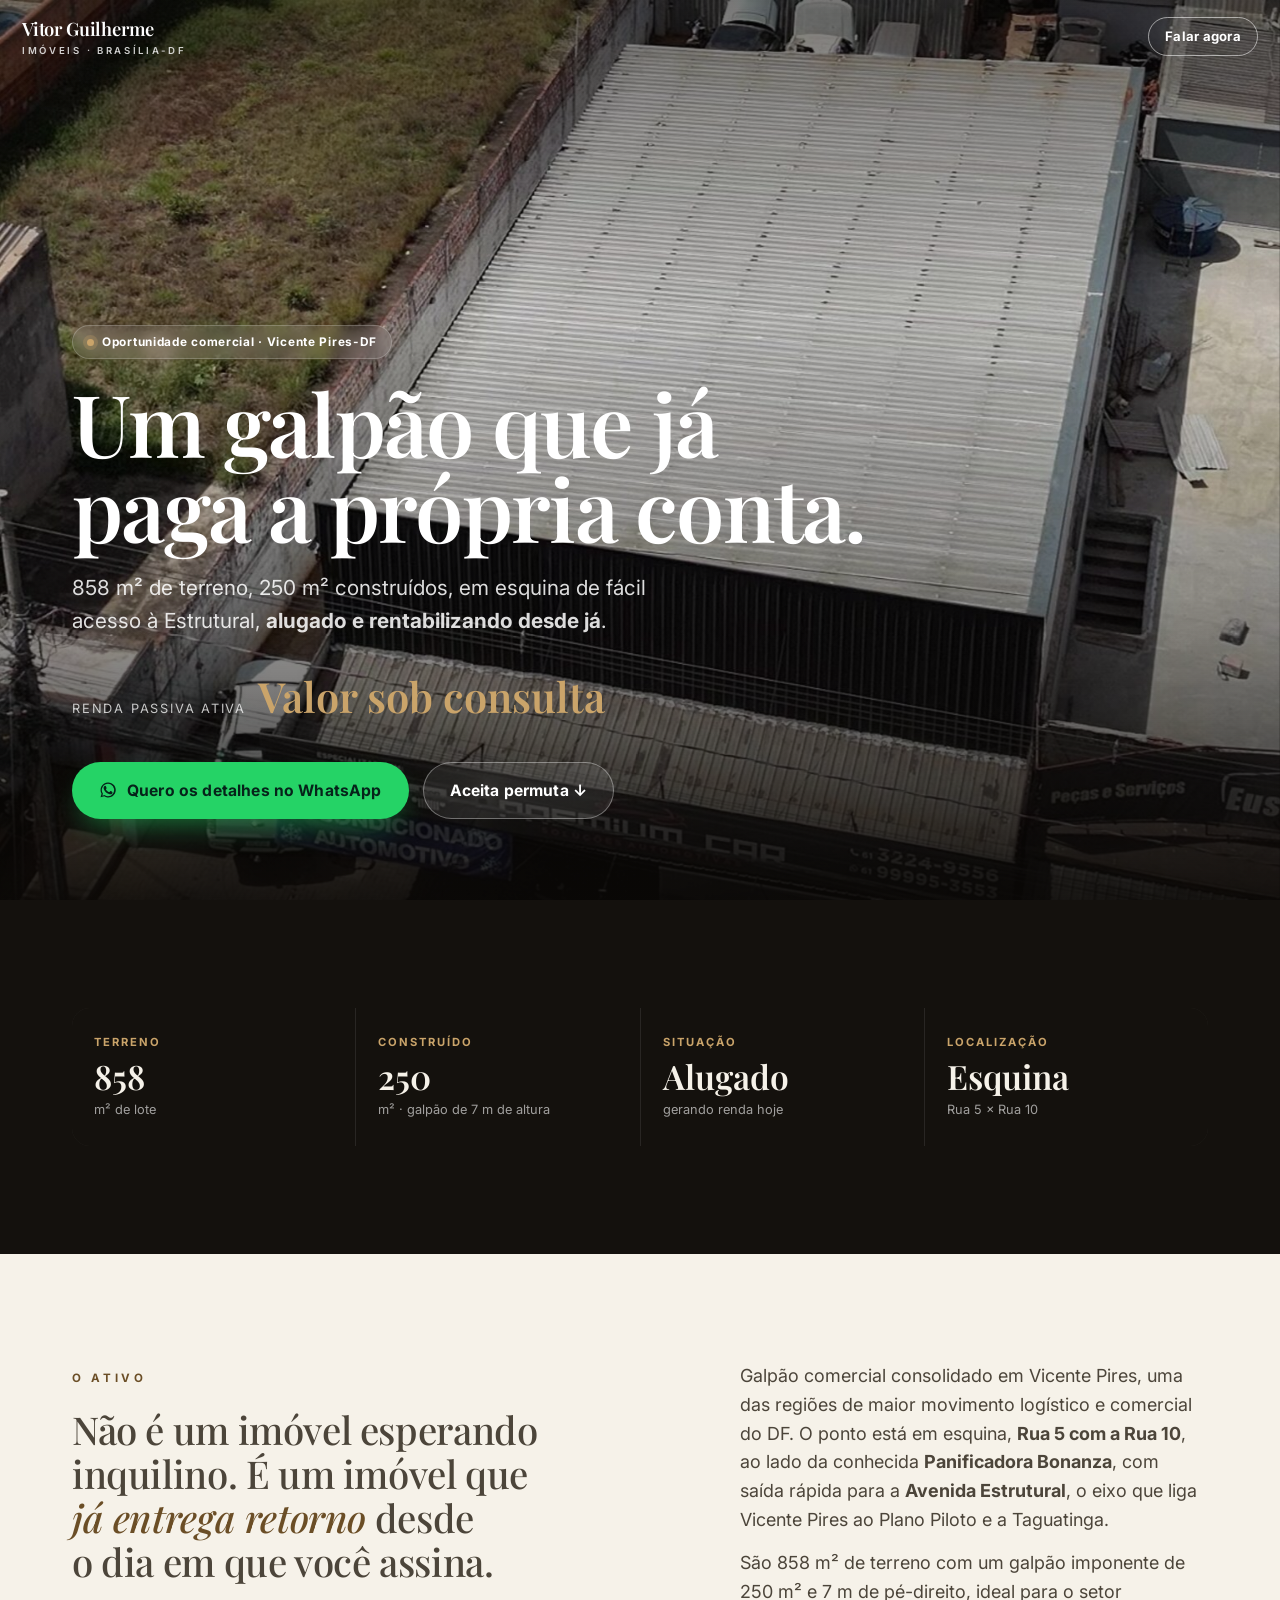
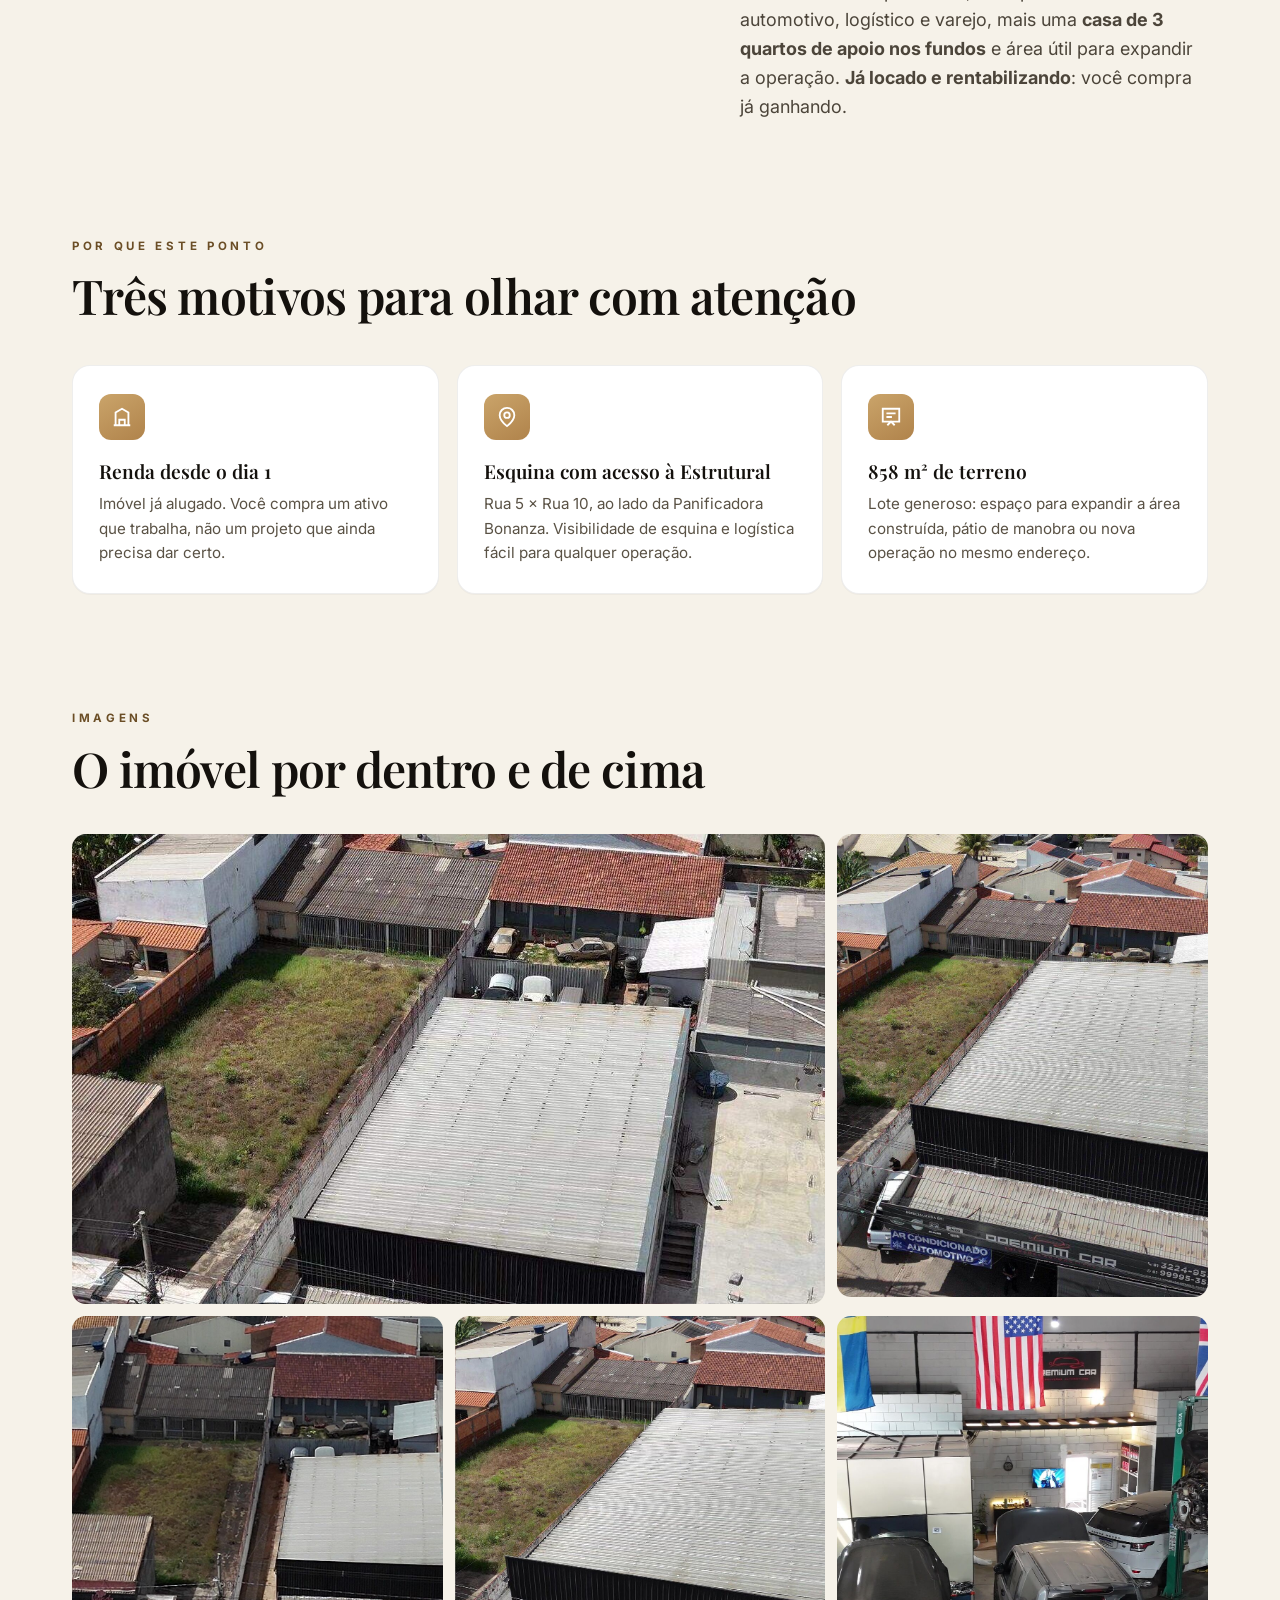
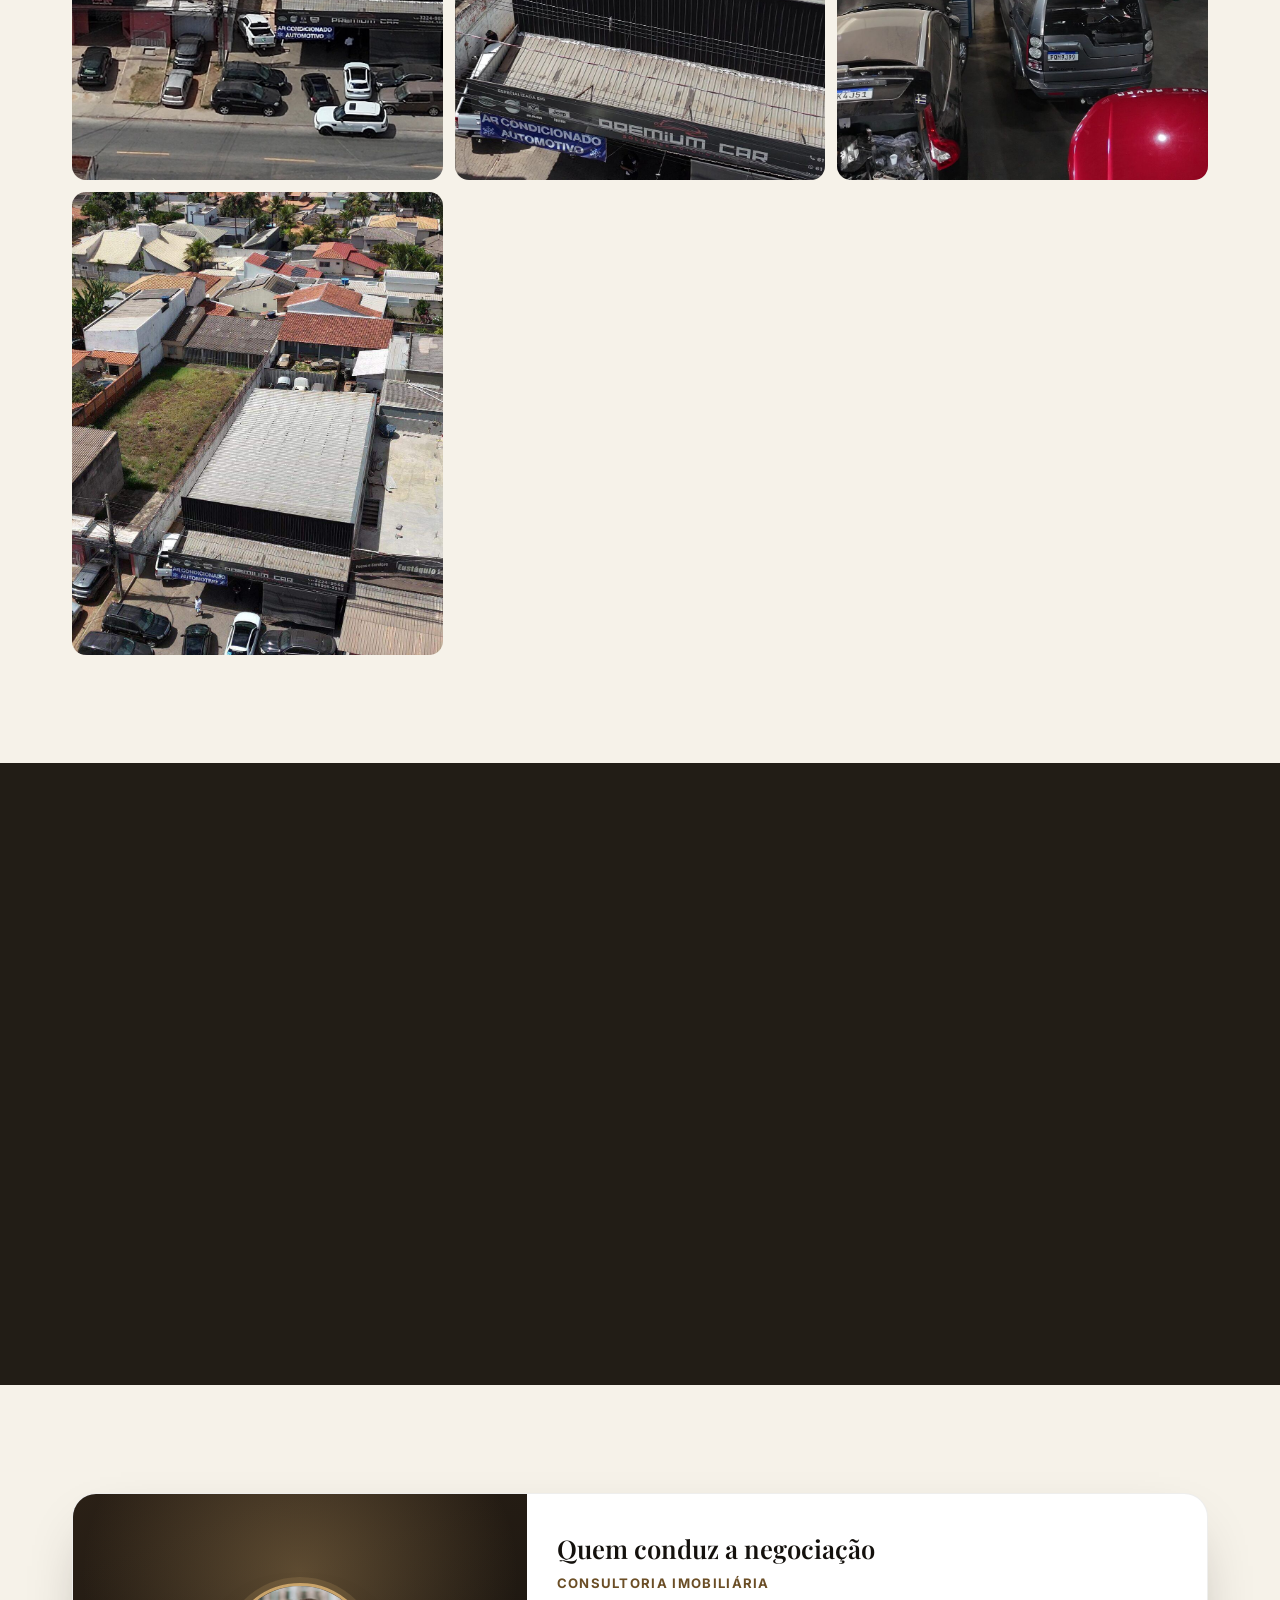
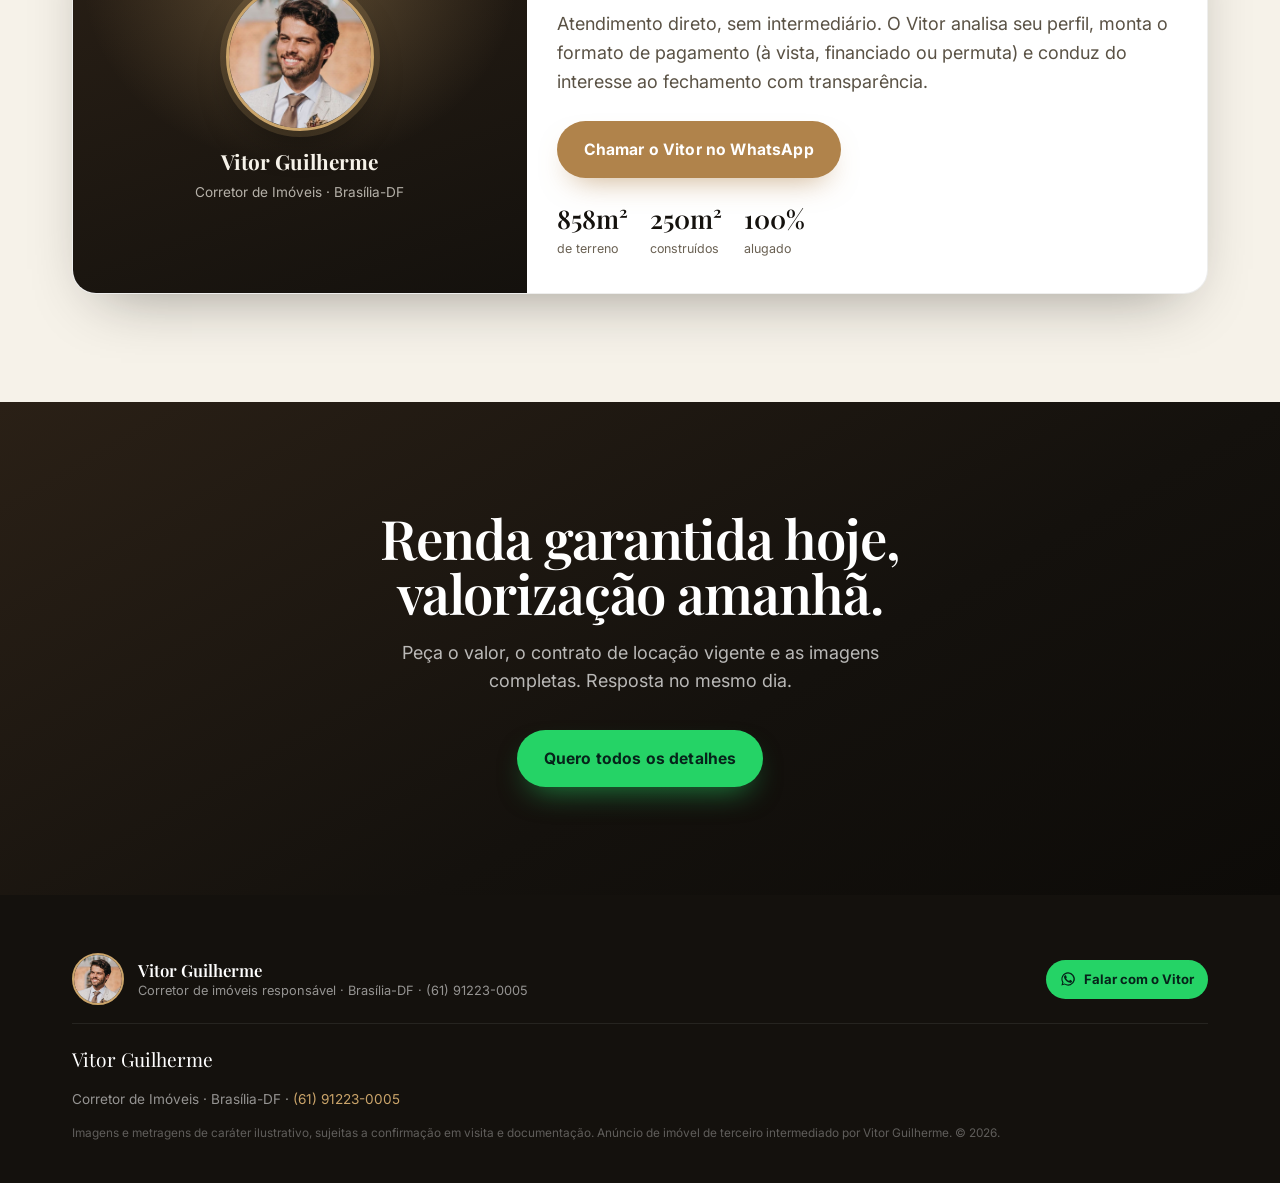
<file: galpao-vicente-pires/index.html>
<!DOCTYPE html>
<html lang="pt-BR">
<head>
<meta charset="UTF-8" />
<meta name="viewport" content="width=device-width, initial-scale=1.0" />
<title>Galpão Comercial na Vicente Pires · Alugado e Rentabilizando, Vitor Guilherme</title>
<meta name="description" content="Galpão comercial em Vicente Pires-DF: 858m² de terreno, 250m² de área construída, esquina de fácil acesso à Estrutural. Já alugado e gerando renda. Aceita casa na Vicente Pires como parte do pagamento." />
<meta property="og:title" content="Galpão Comercial na Vicente Pires, já rentabilizando" />
<meta property="og:description" content="858m² de terreno · 250m² construído · alugado e gerando renda · aceita permuta por casa na Vicente Pires." />
<meta property="og:type" content="website" />
<link rel="preconnect" href="https://fonts.googleapis.com" />
<link rel="preconnect" href="https://fonts.gstatic.com" crossorigin />
<link href="https://fonts.googleapis.com/css2?family=Playfair+Display:ital,wght@0,400;0,500;0,600;0,700;0,800;0,900;1,400;1,500;1,600&family=Inter:wght@400;500;600;700;800&display=swap" rel="stylesheet" />
<link rel="stylesheet" href="../assets/styles.css?v=20260922e" />
</head>
<body>
<!-- Google Tag Manager (noscript) -->
<noscript><iframe src="https://www.googletagmanager.com/ns.html?id=GTM-543P3VS8" height="0" width="0" style="display:none;visibility:hidden"></iframe></noscript>

<header class="topbar">
  <a href="#" class="brand">Vitor Guilherme<small>Imóveis · Brasília-DF</small></a>
  <a class="top-cta" data-wa data-wa-msg="Olá Vitor! Vi a página do galpão comercial na Vicente Pires e quero conversar.">Falar agora</a>
</header>

<!-- HERO -->
<section class="hero">
  <div class="hero__bg" data-hero style="background-image:url(img/hero.jpg)"></div>
  <div class="hero__scrim"></div>
  <div class="hero__inner wrap">
    <div class="stagger">
      <span class="badge"><span class="dot"></span> Oportunidade comercial · Vicente Pires-DF</span>
      <h1 class="display">Um galpão que já paga a própria conta.</h1>
      <p class="sub">858 m² de terreno, 250 m² construídos, em esquina de fácil acesso à Estrutural, <strong>alugado e rentabilizando desde já</strong>.</p>
      <div class="price-tag">
        <span class="from">Renda passiva ativa</span>
        <span class="val">Valor sob consulta</span>
      </div>
      <div class="hero-actions">
        <a class="btn btn--wa" data-wa data-wa-msg="Olá Vitor! Quero os detalhes e o valor do galpão comercial da Vicente Pires (Rua 5).">
          <svg viewBox="0 0 24 24" fill="currentColor"><path d="M17.5 14.4c-.3-.2-1.7-.9-2-1-.3-.1-.5-.2-.7.1-.2.3-.7 1-.9 1.2-.2.2-.3.2-.6.1-1.7-.9-2.9-1.6-4-3.5-.3-.5.3-.5.8-1.6.1-.2 0-.4 0-.5 0-.2-.7-1.6-.9-2.2-.2-.6-.5-.5-.7-.5h-.6c-.2 0-.5.1-.8.4-.3.3-1 1-1 2.5s1.1 2.9 1.2 3.1c.2.2 2.1 3.2 5.1 4.5 1.9.8 2.6.9 3.5.8.6-.1 1.7-.7 1.9-1.4.2-.7.2-1.2.2-1.4-.1-.1-.3-.2-.6-.4z"/><path d="M12 2a10 10 0 0 0-8.6 15l-1.3 4.7 4.8-1.3A10 10 0 1 0 12 2zm0 18.2c-1.5 0-3-.4-4.3-1.2l-.3-.2-2.9.8.8-2.8-.2-.3A8.2 8.2 0 1 1 12 20.2z"/></svg>
          Quero os detalhes no WhatsApp
        </a>
        <a class="btn btn--ghost" href="#permuta">Aceita permuta ↓</a>
      </div>
    </div>
  </div>
</section>

<!-- SPECS -->
<section class="specs section-pad">
  <div class="wrap">
    <div class="grid reveal">
      <div class="cell"><div class="k">Terreno</div><div class="v">858</div><div class="u">m² de lote</div></div>
      <div class="cell"><div class="k">Construído</div><div class="v">250</div><div class="u">m² · galpão de 7 m de altura</div></div>
      <div class="cell"><div class="k">Situação</div><div class="v">Alugado</div><div class="u">gerando renda hoje</div></div>
      <div class="cell"><div class="k">Localização</div><div class="v">Esquina</div><div class="u">Rua 5 × Rua 10</div></div>
    </div>
  </div>
</section>

<!-- INTRO / STORY -->
<section class="section-pad">
  <div class="wrap intro-grid">
    <div class="reveal">
      <span class="eyebrow">O ativo</span>
      <p class="big" style="margin-top:16px">Não é um imóvel esperando inquilino. É um imóvel que <em>já entrega retorno</em> desde o dia em que você assina.</p>
    </div>
    <div class="reveal">
      <p>Galpão comercial consolidado em Vicente Pires, uma das regiões de maior movimento logístico e comercial do DF. O ponto está em esquina, <strong>Rua 5 com a Rua 10</strong>, ao lado da conhecida <strong>Panificadora Bonanza</strong>, com saída rápida para a <strong>Avenida Estrutural</strong>, o eixo que liga Vicente Pires ao Plano Piloto e a Taguatinga.</p>
      <p style="margin-top:14px">São 858 m² de terreno com um galpão imponente de 250 m² e 7 m de pé-direito, ideal para o setor automotivo, logístico e varejo, mais uma <strong>casa de 3 quartos de apoio nos fundos</strong> e área útil para expandir a operação. <strong>Já locado e rentabilizando</strong>: você compra já ganhando.</p>
    </div>
  </div>
</section>

<!-- DIFERENCIAIS -->
<section class="section-pad" style="padding-top:0">
  <div class="wrap">
    <span class="eyebrow reveal">Por que este ponto</span>
    <h2 class="section-title reveal" style="margin-top:12px">Três motivos para olhar com atenção</h2>
    <div class="feats">
      <div class="feat reveal">
        <div class="ico"><svg viewBox="0 0 24 24" fill="none" stroke="currentColor" stroke-width="2"><path d="M3 21h18M5 21V7l7-4 7 4v14M9 21v-6h6v6"/></svg></div>
        <h3>Renda desde o dia 1</h3>
        <p>Imóvel já alugado. Você compra um ativo que trabalha, não um projeto que ainda precisa dar certo.</p>
      </div>
      <div class="feat reveal">
        <div class="ico"><svg viewBox="0 0 24 24" fill="none" stroke="currentColor" stroke-width="2"><circle cx="12" cy="10" r="3"/><path d="M12 2a8 8 0 0 0-8 8c0 5.4 8 12 8 12s8-6.6 8-12a8 8 0 0 0-8-8z"/></svg></div>
        <h3>Esquina com acesso à Estrutural</h3>
        <p>Rua 5 × Rua 10, ao lado da Panificadora Bonanza. Visibilidade de esquina e logística fácil para qualquer operação.</p>
      </div>
      <div class="feat reveal">
        <div class="ico"><svg viewBox="0 0 24 24" fill="none" stroke="currentColor" stroke-width="2"><path d="M7 8h10M7 12h6M3 3h18v14H3zM8 21l4-4 4 4"/></svg></div>
        <h3>858 m² de terreno</h3>
        <p>Lote generoso: espaço para expandir a área construída, pátio de manobra ou nova operação no mesmo endereço.</p>
      </div>
    </div>
  </div>
</section>

<!-- GALERIA -->
<section class="section-pad" style="padding-top:0">
  <div class="wrap">
    <span class="eyebrow reveal">Imagens</span>
    <h2 class="section-title reveal" style="margin-top:12px">O imóvel por dentro e de cima</h2>
    <div class="gallery">
      <div class="shot wide reveal" style="background-image:url(img/g1.jpg)" data-full="img/g1.jpg" role="img" aria-label="Galpão e terreno gramado ao lado, com as casas vizinhas e o bairro de Vicente Pires ao fundo"></div>
      <div class="shot reveal" style="background-image:url(img/g2.jpg)" data-full="img/g2.jpg" role="img" aria-label="Vista aérea oblíqua do galpão com o terreno gramado lateral, casas vizinhas e o bairro ao fundo"></div>
      <div class="shot reveal" style="background-image:url(img/g3.jpg)" data-full="img/g3.jpg" role="img" aria-label="Vista aérea de cima do galpão: telhado, terreno gramado ao lado, fachada da oficina e a Rua 5 com carros estacionados em frente"></div>
      <div class="shot reveal" style="background-image:url(img/g4.jpg)" data-full="img/g4.jpg" role="img" aria-label="Fachada do galpão vista de cima, em ângulo próximo: cobertura metálica, frente da oficina Premium Car e carros na calçada"></div>
      <div class="shot reveal" style="background-image:url(img/g5.jpg)" data-full="img/g5.jpg" role="img" aria-label="Interior do galpão coberto: estrutura metálica do telhado, pé-direito alto e área de trabalho da oficina atualmente instalada"></div>
      <div class="shot reveal" style="background-image:url(img/g6.jpg)" data-full="img/g6.jpg" role="img" aria-label="Vista aérea em ângulo baixo do galpão com o terreno gramado ao lado e fundos do lote, casas vizinhas e o bairro ao fundo"></div>
    </div>
  </div>
</section>

<!-- PERMUTA -->
<section id="permuta" class="loc section-pad">
  <div class="wrap cols">
    <div class="reveal">
      <span class="eyebrow on-dark">Condição especial</span>
      <h2 class="section-title" style="color:#fff;margin-top:12px">Aceita casa na Vicente Pires como parte do pagamento</h2>
      <p style="color:rgba(255,255,255,.72);margin-top:16px">Tem um imóvel residencial na região e quer migrar para um ativo comercial que gera renda? A negociação aceita <strong>permuta por casa na Vicente Pires</strong> compondo a proposta. Fale com o Vitor para montar o formato que faz sentido pra você.</p>
      <a class="btn btn--wa" style="margin-top:26px" data-wa data-wa-msg="Olá Vitor! Tenho interesse no galpão da Vicente Pires e quero entender a permuta por casa na região.">Simular a permuta no WhatsApp</a>
    </div>
    <div class="reveal">
      <div class="pin"><svg viewBox="0 0 24 24" fill="none" stroke="currentColor" stroke-width="2"><circle cx="12" cy="10" r="3"/><path d="M12 2a8 8 0 0 0-8 8c0 5.4 8 12 8 12s8-6.6 8-12a8 8 0 0 0-8-8z"/></svg><div><b>Vicente Pires, Rua 5, esquina com a Rua 10</b><span>Ao lado da Panificadora Bonanza · acesso direto à Av. Estrutural</span></div></div>
      <div class="map has-iframe"><iframe title="Mapa, Rua 5, Vicente Pires, Brasília" loading="lazy" referrerpolicy="no-referrer-when-downgrade" src="https://www.google.com/maps?q=Rua+5,+Vicente+Pires,+Bras%C3%ADlia+-+DF&output=embed"></iframe></div>
    </div>
  </div>
</section>

<!-- CORRETOR -->
<section class="broker section-pad">
  <div class="wrap">
    <div class="card reveal">
      <div class="photo">
        <div>
          <img class="avatar avatar--img" src="../assets/img/vitor.jpg" alt="Vitor Guilherme, corretor de imóveis em Brasília" width="148" height="148" />
          <strong style="font-family:var(--font-disp);font-size:1.3rem">Vitor Guilherme</strong>
          <div style="opacity:.7;font-size:.85rem;margin-top:4px">Corretor de Imóveis · Brasília-DF</div>
        </div>
      </div>
      <div class="body">
        <div class="name">Quem conduz a negociação</div>
        <div class="role">Consultoria imobiliária</div>
        <p>Atendimento direto, sem intermediário. O Vitor analisa seu perfil, monta o formato de pagamento (à vista, financiado ou permuta) e conduz do interesse ao fechamento com transparência.</p>
        <a class="btn btn--bronze" data-wa data-wa-msg="Olá Vitor! Quero falar sobre o galpão comercial da Vicente Pires.">Chamar o Vitor no WhatsApp</a>
        <div class="trust">
          <div class="t"><div class="n">858m²</div><div class="l">de terreno</div></div>
          <div class="t"><div class="n">250m²</div><div class="l">construídos</div></div>
          <div class="t"><div class="n">100%</div><div class="l">alugado</div></div>
        </div>
      </div>
    </div>
  </div>
</section>

<!-- CTA BAND -->
<section class="cta-band section-pad">
  <div class="wrap">
    <h2 class="reveal">Renda garantida hoje, valorização amanhã.</h2>
    <p class="reveal">Peça o valor, o contrato de locação vigente e as imagens completas. Resposta no mesmo dia.</p>
    <a class="btn btn--wa reveal" data-wa data-wa-msg="Olá Vitor! Quero receber valor, contrato de locação e imagens do galpão da Vicente Pires.">Quero todos os detalhes</a>
  </div>
</section>

<footer class="ft">
  <div class="wrap row"><div class="ft-broker"><img src="../assets/img/vitor-320.jpg" alt="Vitor Guilherme" width="52" height="52" /><div class="who"><b>Vitor Guilherme</b><span>Corretor de imóveis responsável · Brasília-DF · (61) 91223-0005</span></div><a class="ft-wa" data-wa data-wa-msg="Olá Vitor! Vi sua página e quero falar com você."><svg viewBox="0 0 24 24" fill="currentColor"><path d="M17.5 14.4c-.3-.2-1.7-.9-2-1-.3-.1-.5-.2-.7.1-.2.3-.7 1-.9 1.2-.2.2-.3.2-.6.1-1.7-.9-2.9-1.6-4-3.5-.3-.5.3-.5.8-1.6.1-.2 0-.4 0-.5 0-.2-.7-1.6-.9-2.2-.2-.6-.5-.5-.7-.5h-.6c-.2 0-.5.1-.8.4-.3.3-1 1-1 2.5s1.1 2.9 1.2 3.1c.2.2 2.1 3.2 5.1 4.5 1.9.8 2.6.9 3.5.8.6-.1 1.7-.7 1.9-1.4.2-.7.2-1.2.2-1.4-.1-.1-.3-.2-.6-.4z"/><path d="M12 2a10 10 0 0 0-8.6 15l-1.3 4.7 4.8-1.3A10 10 0 1 0 12 2zm0 18.2c-1.5 0-3-.4-4.3-1.2l-.3-.2-2.9.8.8-2.8-.2-.3A8.2 8.2 0 1 1 12 20.2z"/></svg> Falar com o Vitor</a></div>
    <div class="brand">Vitor Guilherme</div>
    <div>Corretor de Imóveis · Brasília-DF · <a data-wa data-wa-msg="Olá Vitor!">(61) 91223-0005</a></div>
    <div class="disclaimer">Imagens e metragens de caráter ilustrativo, sujeitas a confirmação em visita e documentação. Anúncio de imóvel de terceiro intermediado por Vitor Guilherme. © <span data-year>2026</span>.</div>
  </div>
</footer>

<a class="wa-fab" data-wa data-wa-msg="Olá Vitor! Vi a página do galpão da Vicente Pires." aria-label="WhatsApp">
  <svg viewBox="0 0 24 24" fill="currentColor"><path d="M17.5 14.4c-.3-.2-1.7-.9-2-1-.3-.1-.5-.2-.7.1-.2.3-.7 1-.9 1.2-.2.2-.3.2-.6.1-1.7-.9-2.9-1.6-4-3.5-.3-.5.3-.5.8-1.6.1-.2 0-.4 0-.5 0-.2-.7-1.6-.9-2.2-.2-.6-.5-.5-.7-.5h-.6c-.2 0-.5.1-.8.4-.3.3-1 1-1 2.5s1.1 2.9 1.2 3.1c.2.2 2.1 3.2 5.1 4.5 1.9.8 2.6.9 3.5.8.6-.1 1.7-.7 1.9-1.4.2-.7.2-1.2.2-1.4-.1-.1-.3-.2-.6-.4z"/><path d="M12 2a10 10 0 0 0-8.6 15l-1.3 4.7 4.8-1.3A10 10 0 1 0 12 2zm0 18.2c-1.5 0-3-.4-4.3-1.2l-.3-.2-2.9.8.8-2.8-.2-.3A8.2 8.2 0 1 1 12 20.2z"/></svg>
</a>

<div class="lb"><span class="close">×</span><div class="lb-inner"><img alt="" /></div></div>
<script src="../assets/app.js?v=20260922e"></script>
</body>
</html>
</file>
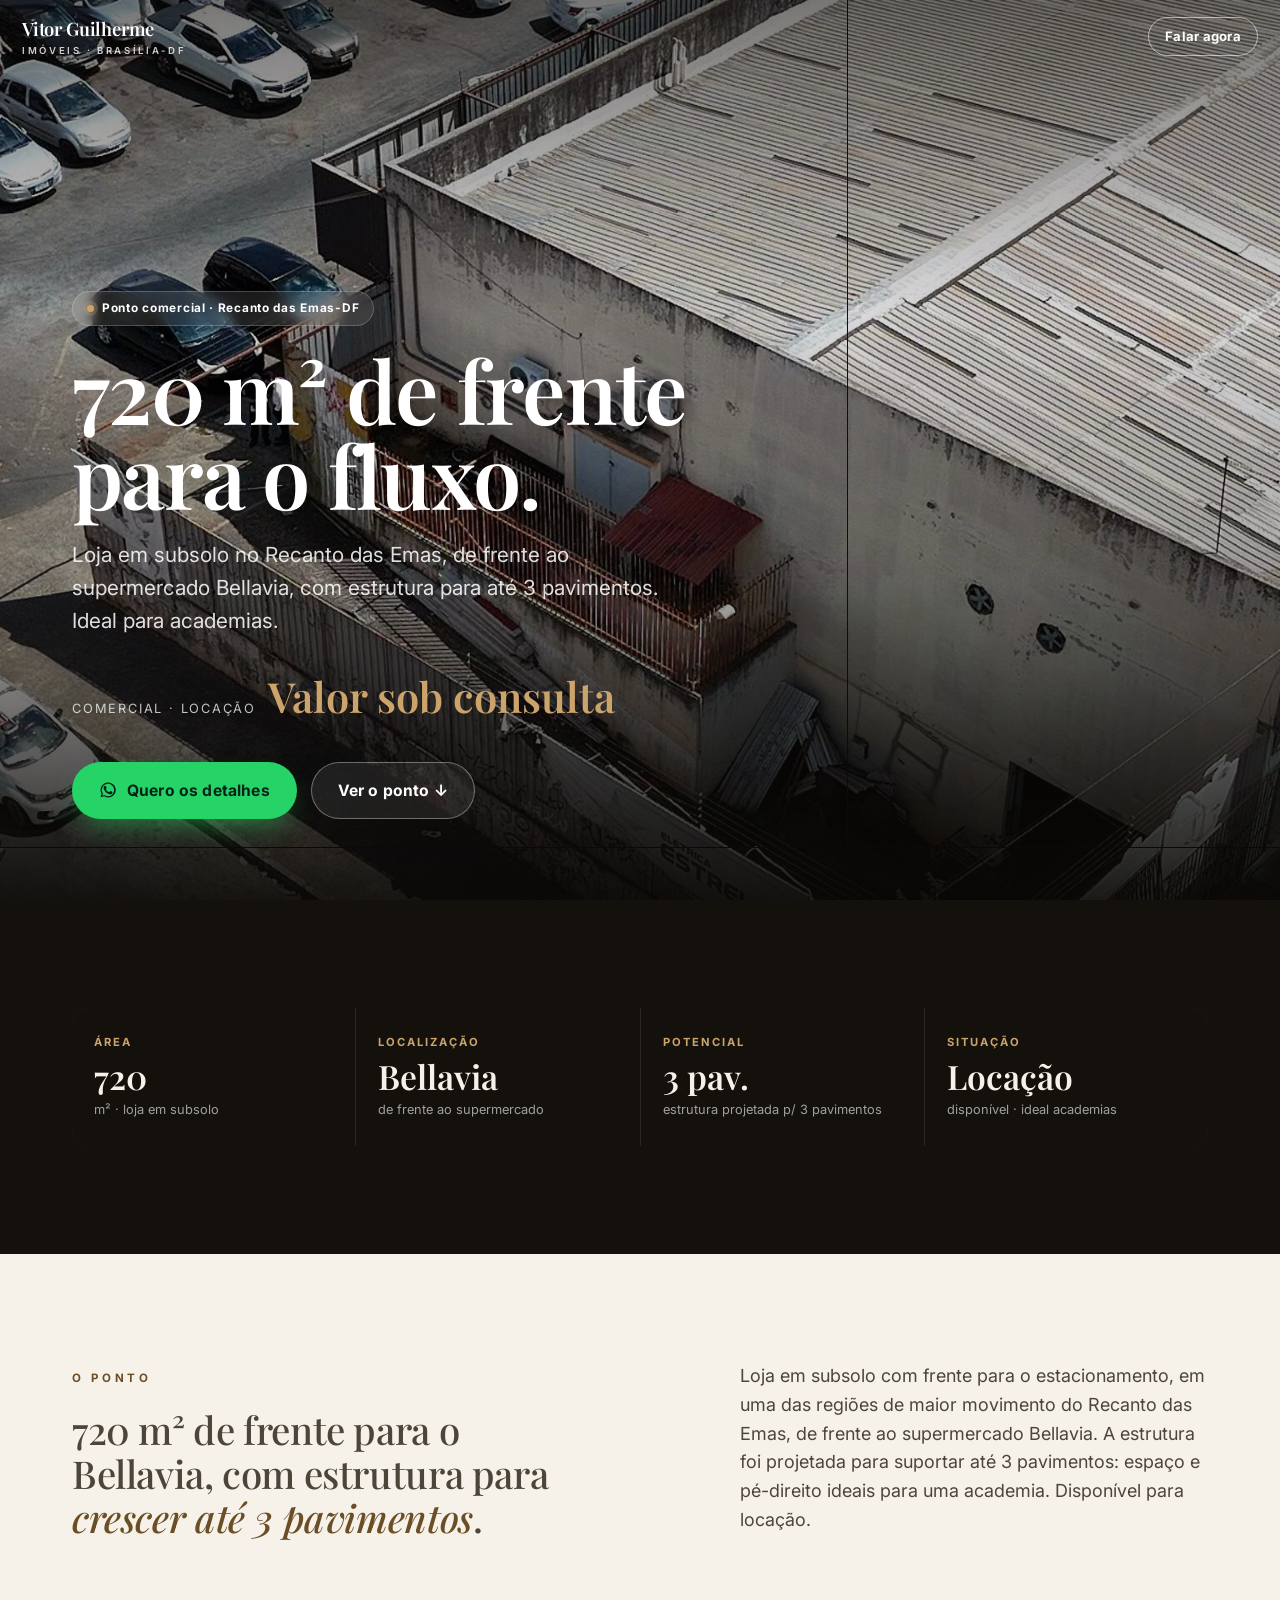
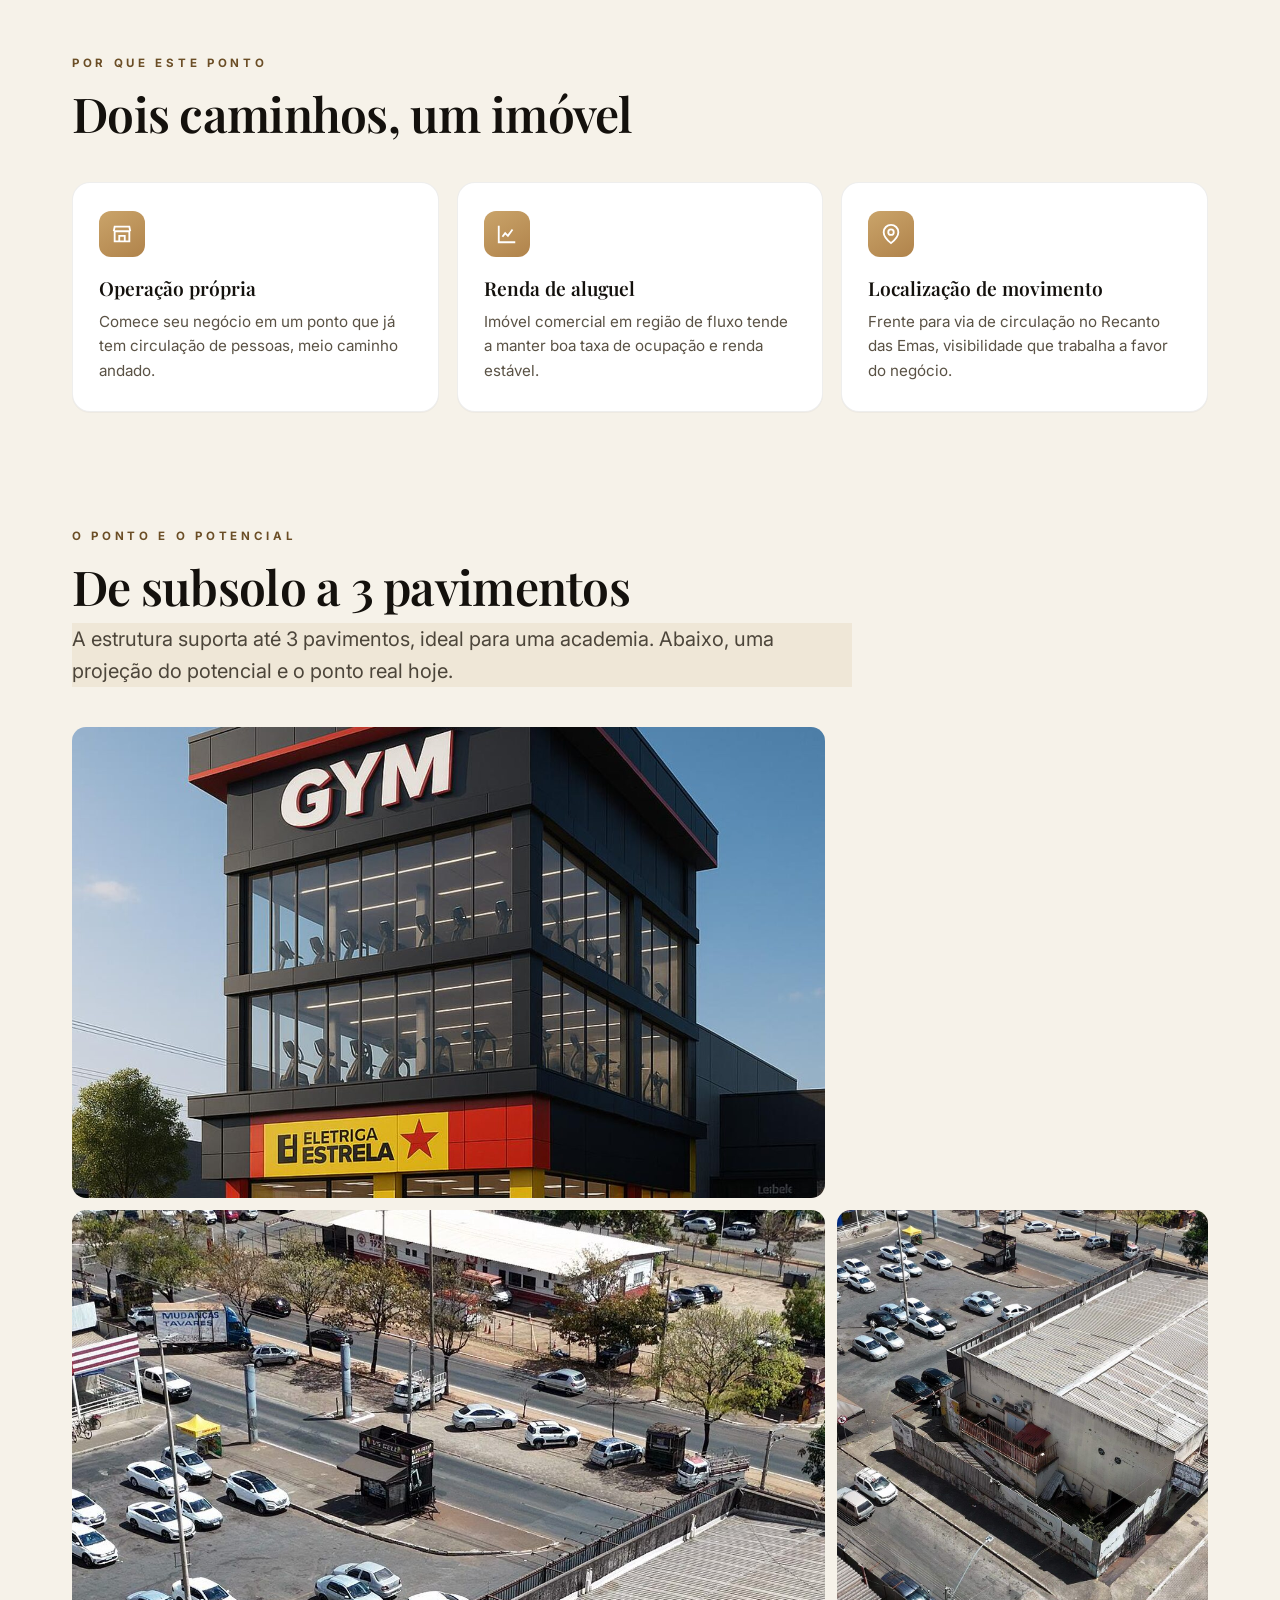
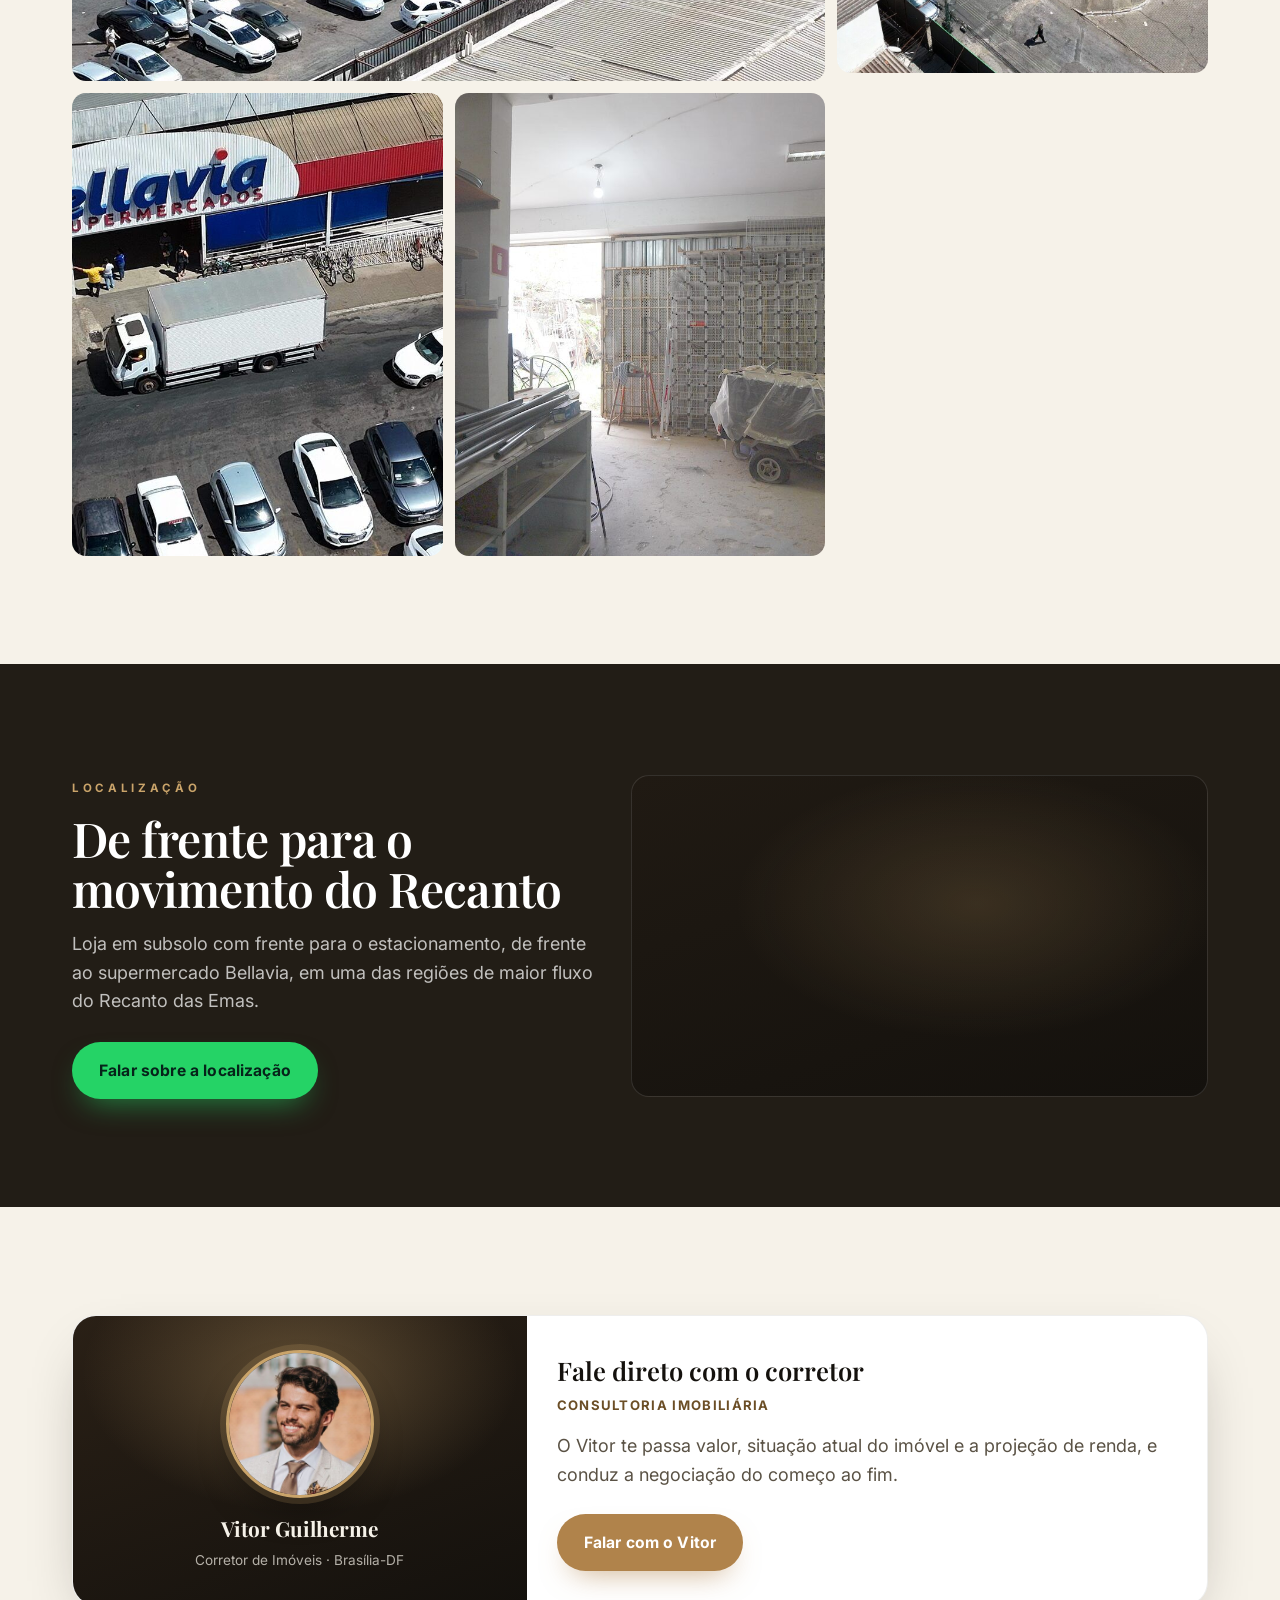
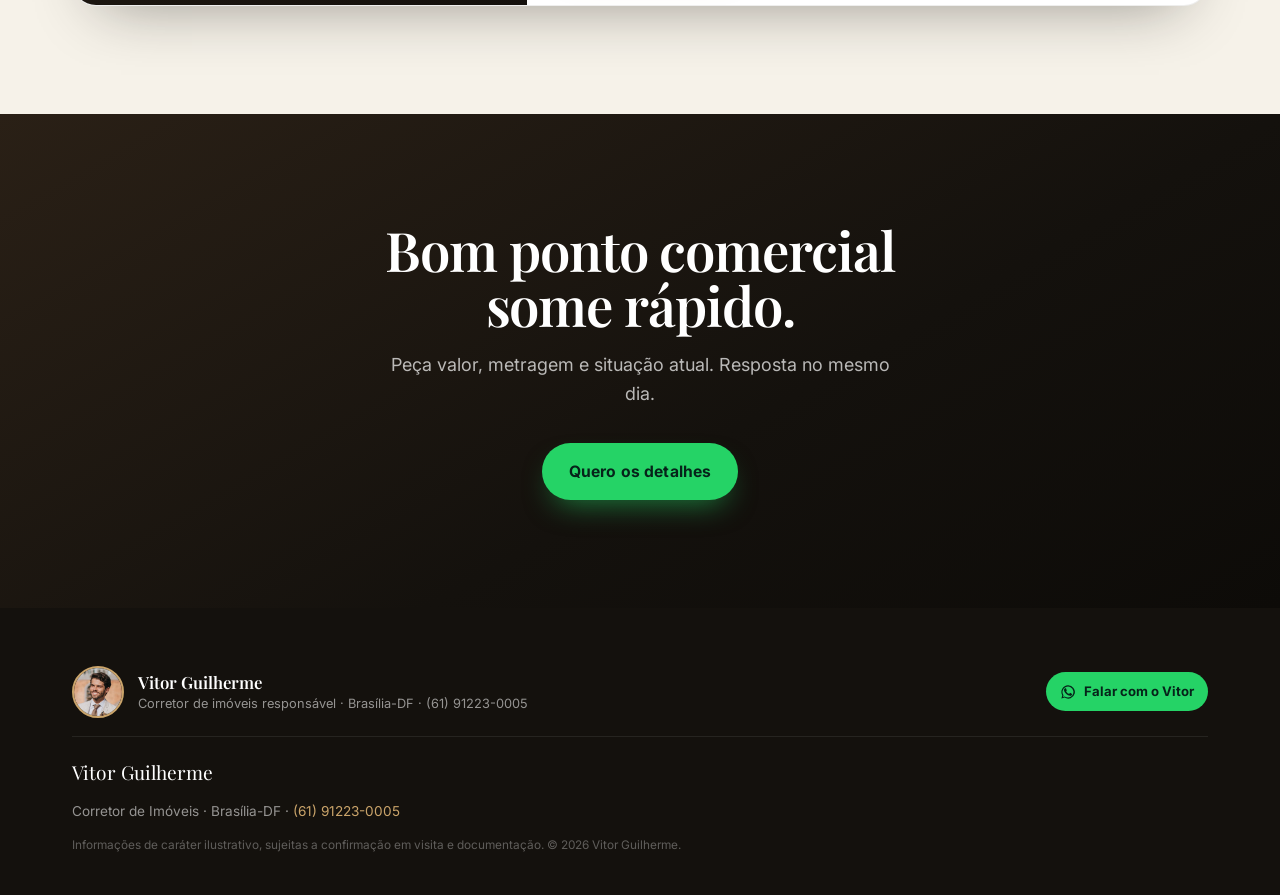
<file: loja-recanto-das-emas/index.html>
<!DOCTYPE html>
<html lang="pt-BR">
<head>
<meta charset="UTF-8" />
<meta name="viewport" content="width=device-width, initial-scale=1.0" />
<title>Loja / Ponto Comercial no Recanto das Emas, Vitor Guilherme</title>
<meta name="description" content="Loja 720 m² em subsolo no Recanto das Emas-DF, de frente ao supermercado Bellavia, com estrutura para até 3 pavimentos, ideal para academias. Disponível para locação. Fale com o corretor Vitor Guilherme." />
<link rel="preconnect" href="https://fonts.googleapis.com" />
<link rel="preconnect" href="https://fonts.gstatic.com" crossorigin />
<link href="https://fonts.googleapis.com/css2?family=Playfair+Display:ital,wght@0,400;0,500;0,600;0,700;0,800;0,900;1,400;1,500;1,600&family=Inter:wght@400;500;600;700;800&display=swap" rel="stylesheet" />
<link rel="stylesheet" href="../assets/styles.css?v=20260922e" />
</head>
<body>
<!-- Google Tag Manager (noscript) -->
<noscript><iframe src="https://www.googletagmanager.com/ns.html?id=GTM-543P3VS8" height="0" width="0" style="display:none;visibility:hidden"></iframe></noscript>
<header class="topbar">
  <a href="#" class="brand">Vitor Guilherme<small>Imóveis · Brasília-DF</small></a>
  <a class="top-cta" data-wa data-wa-msg="Olá Vitor! Vi a página da loja no Recanto das Emas e quero conversar.">Falar agora</a>
</header>

<section class="hero">
  <div class="hero__bg" style="background-image:url(img/hero.jpg)"></div>
  <div class="hero__scrim"></div>
  <div class="hero__inner wrap">
    <div class="stagger">
      <span class="badge"><span class="dot"></span> Ponto comercial · Recanto das Emas-DF</span>
      <h1 class="display">720 m² de frente para o fluxo.</h1>
      <p class="sub">Loja em subsolo no Recanto das Emas, de frente ao supermercado Bellavia, com estrutura para até 3 pavimentos. Ideal para academias.</p>
      <div class="price-tag"><span class="from">Comercial · locação</span><span class="val">Valor sob consulta</span></div>
      <div class="hero-actions">
        <a class="btn btn--wa" data-wa data-wa-msg="Olá Vitor! Quero valor e detalhes da loja no Recanto das Emas.">
          <svg viewBox="0 0 24 24" fill="currentColor"><path d="M17.5 14.4c-.3-.2-1.7-.9-2-1-.3-.1-.5-.2-.7.1-.2.3-.7 1-.9 1.2-.2.2-.3.2-.6.1-1.7-.9-2.9-1.6-4-3.5-.3-.5.3-.5.8-1.6.1-.2 0-.4 0-.5 0-.2-.7-1.6-.9-2.2-.2-.6-.5-.5-.7-.5h-.6c-.2 0-.5.1-.8.4-.3.3-1 1-1 2.5s1.1 2.9 1.2 3.1c.2.2 2.1 3.2 5.1 4.5 1.9.8 2.6.9 3.5.8.6-.1 1.7-.7 1.9-1.4.2-.7.2-1.2.2-1.4-.1-.1-.3-.2-.6-.4z"/><path d="M12 2a10 10 0 0 0-8.6 15l-1.3 4.7 4.8-1.3A10 10 0 1 0 12 2zm0 18.2c-1.5 0-3-.4-4.3-1.2l-.3-.2-2.9.8.8-2.8-.2-.3A8.2 8.2 0 1 1 12 20.2z"/></svg>
          Quero os detalhes
        </a>
        <a class="btn btn--ghost" href="#galeria">Ver o ponto ↓</a>
      </div>
    </div>
  </div>
</section>

<section class="specs section-pad">
  <div class="wrap"><div class="grid reveal">
    <div class="cell"><div class="k">Área</div><div class="v">720</div><div class="u">m² · loja em subsolo</div></div>
    <div class="cell"><div class="k">Localização</div><div class="v">Bellavia</div><div class="u">de frente ao supermercado</div></div>
    <div class="cell"><div class="k">Potencial</div><div class="v">3 pav.</div><div class="u">estrutura projetada p/ 3 pavimentos</div></div>
    <div class="cell"><div class="k">Situação</div><div class="v">Locação</div><div class="u">disponível · ideal academias</div></div>
  </div></div>
</section>

<section class="section-pad">
  <div class="wrap intro-grid">
    <div class="reveal"><span class="eyebrow">O ponto</span><p class="big" style="margin-top:16px">720 m² de frente para o Bellavia, com estrutura para <em>crescer até 3 pavimentos</em>.</p></div>
    <div class="reveal"><p>Loja em subsolo com frente para o estacionamento, em uma das regiões de maior movimento do Recanto das Emas, de frente ao supermercado Bellavia. A estrutura foi projetada para suportar até 3 pavimentos: espaço e pé-direito ideais para uma academia. Disponível para locação.</p></div>
  </div>
</section>

<section class="section-pad" style="padding-top:0">
  <div class="wrap">
    <span class="eyebrow reveal">Por que este ponto</span>
    <h2 class="section-title reveal" style="margin-top:12px">Dois caminhos, um imóvel</h2>
    <div class="feats">
      <div class="feat reveal"><div class="ico"><svg viewBox="0 0 24 24" fill="none" stroke="currentColor" stroke-width="2"><path d="M3 9l1-5h16l1 5M4 9h16v11H4zM9 20v-6h6v6"/></svg></div><h3>Operação própria</h3><p>Comece seu negócio em um ponto que já tem circulação de pessoas, meio caminho andado.</p></div>
      <div class="feat reveal"><div class="ico"><svg viewBox="0 0 24 24" fill="none" stroke="currentColor" stroke-width="2"><path d="M3 3v18h18M7 15l3-4 3 3 5-7"/></svg></div><h3>Renda de aluguel</h3><p>Imóvel comercial em região de fluxo tende a manter boa taxa de ocupação e renda estável.</p></div>
      <div class="feat reveal"><div class="ico"><svg viewBox="0 0 24 24" fill="none" stroke="currentColor" stroke-width="2"><circle cx="12" cy="10" r="3"/><path d="M12 2a8 8 0 0 0-8 8c0 5.4 8 12 8 12s8-6.6 8-12a8 8 0 0 0-8-8z"/></svg></div><h3>Localização de movimento</h3><p>Frente para via de circulação no Recanto das Emas, visibilidade que trabalha a favor do negócio.</p></div>
    </div>
  </div>
</section>

<section id="galeria" class="section-pad" style="padding-top:0">
  <div class="wrap">
    <span class="eyebrow reveal">O ponto e o potencial</span>
    <h2 class="section-title reveal" style="margin-top:12px">De subsolo a 3 pavimentos</h2>
    <p class="lead reveal" style="margin-top:12px">A estrutura suporta até 3 pavimentos, ideal para uma academia. Abaixo, uma projeção do potencial e o ponto real hoje.</p>
    <div class="gallery">
      <div class="shot wide reveal" style="background-image:url(img/render-3pav.jpg)" data-full="img/render-3pav.jpg" role="img" aria-label="Projeção: possibilidade de construção de até 3 pavimentos, ideal para academia"></div>
      <div class="shot wide reveal" style="background-image:url(img/g1.jpg)" data-full="img/g1.jpg" role="img" aria-label="Movimento e localização: avenida com tráfego intenso, comércio de rua e ampla área de estacionamento"></div>
      <div class="shot reveal" style="background-image:url(img/g2.jpg)" data-full="img/g2.jpg" role="img" aria-label="Aérea do lote/loja: fachada, cobertura e localização de esquina em zona comercial movimentada"></div>
      <div class="shot reveal" style="background-image:url(img/g3.jpg)" data-full="img/g3.jpg" role="img" aria-label="Entorno de alto fluxo: supermercado âncora (Bellavia) com clientes, entregas e estacionamento"></div>
      <div class="shot reveal" style="background-image:url(img/g4.jpg)" data-full="img/g4.jpg" role="img" aria-label="Interior do imóvel: amplo espaço com pé-direito alto e saída para os fundos"></div>
    </div>
  </div>
</section>

<!-- LOCALIZAÇÃO -->
<section id="localizacao" class="loc section-pad">
  <div class="wrap">
    <div class="cols">
      <div class="reveal">
        <span class="eyebrow on-dark">Localização</span>
        <h2 class="section-title" style="color:#fff;margin-top:12px">De frente para o movimento do Recanto</h2>
        <p style="color:rgba(255,255,255,.72);margin-top:16px">Loja em subsolo com frente para o estacionamento, de frente ao supermercado Bellavia, em uma das regiões de maior fluxo do Recanto das Emas.</p>
        <a class="btn btn--wa" style="margin-top:26px" data-wa data-wa-msg="Olá Vitor! Quero ver a localização da loja no Recanto das Emas.">Falar sobre a localização</a>
      </div>
      <div class="reveal">
        <div class="map has-iframe"><iframe title="Mapa, Recanto das Emas, próximo ao supermercado Bellavia" loading="lazy" referrerpolicy="no-referrer-when-downgrade" src="https://www.google.com/maps?q=Supermercado+Bellavia,+Recanto+das+Emas,+Bras%C3%ADlia+-+DF&output=embed"></iframe></div>
      </div>
    </div>
  </div>
</section>

<section class="broker section-pad">
  <div class="wrap"><div class="card reveal">
    <div class="photo"><div><img class="avatar avatar--img" src="../assets/img/vitor.jpg" alt="Vitor Guilherme, corretor de imóveis em Brasília" width="148" height="148" /><strong style="font-family:var(--font-disp);font-size:1.3rem">Vitor Guilherme</strong><div style="opacity:.7;font-size:.85rem;margin-top:4px">Corretor de Imóveis · Brasília-DF</div></div></div>
    <div class="body"><div class="name">Fale direto com o corretor</div><div class="role">Consultoria imobiliária</div><p>O Vitor te passa valor, situação atual do imóvel e a projeção de renda, e conduz a negociação do começo ao fim.</p><a class="btn btn--bronze" data-wa data-wa-msg="Olá Vitor! Quero falar sobre a loja no Recanto das Emas.">Falar com o Vitor</a></div>
  </div></div>
</section>

<section class="cta-band section-pad">
  <div class="wrap">
    <h2 class="reveal">Bom ponto comercial some rápido.</h2>
    <p class="reveal">Peça valor, metragem e situação atual. Resposta no mesmo dia.</p>
    <a class="btn btn--wa reveal" data-wa data-wa-msg="Olá Vitor! Quero valor, metragem e situação da loja no Recanto das Emas.">Quero os detalhes</a>
  </div>
</section>

<footer class="ft"><div class="wrap row"><div class="ft-broker"><img src="../assets/img/vitor-320.jpg" alt="Vitor Guilherme" width="52" height="52" /><div class="who"><b>Vitor Guilherme</b><span>Corretor de imóveis responsável · Brasília-DF · (61) 91223-0005</span></div><a class="ft-wa" data-wa data-wa-msg="Olá Vitor! Vi sua página e quero falar com você."><svg viewBox="0 0 24 24" fill="currentColor"><path d="M17.5 14.4c-.3-.2-1.7-.9-2-1-.3-.1-.5-.2-.7.1-.2.3-.7 1-.9 1.2-.2.2-.3.2-.6.1-1.7-.9-2.9-1.6-4-3.5-.3-.5.3-.5.8-1.6.1-.2 0-.4 0-.5 0-.2-.7-1.6-.9-2.2-.2-.6-.5-.5-.7-.5h-.6c-.2 0-.5.1-.8.4-.3.3-1 1-1 2.5s1.1 2.9 1.2 3.1c.2.2 2.1 3.2 5.1 4.5 1.9.8 2.6.9 3.5.8.6-.1 1.7-.7 1.9-1.4.2-.7.2-1.2.2-1.4-.1-.1-.3-.2-.6-.4z"/><path d="M12 2a10 10 0 0 0-8.6 15l-1.3 4.7 4.8-1.3A10 10 0 1 0 12 2zm0 18.2c-1.5 0-3-.4-4.3-1.2l-.3-.2-2.9.8.8-2.8-.2-.3A8.2 8.2 0 1 1 12 20.2z"/></svg> Falar com o Vitor</a></div><div class="brand">Vitor Guilherme</div><div>Corretor de Imóveis · Brasília-DF · <a data-wa data-wa-msg="Olá Vitor!">(61) 91223-0005</a></div><div class="disclaimer">Informações de caráter ilustrativo, sujeitas a confirmação em visita e documentação. © <span data-year>2026</span> Vitor Guilherme.</div></div></footer>

<a class="wa-fab" data-wa data-wa-msg="Olá Vitor! Vi a página da loja no Recanto das Emas." aria-label="WhatsApp"><svg viewBox="0 0 24 24" fill="currentColor"><path d="M17.5 14.4c-.3-.2-1.7-.9-2-1-.3-.1-.5-.2-.7.1-.2.3-.7 1-.9 1.2-.2.2-.3.2-.6.1-1.7-.9-2.9-1.6-4-3.5-.3-.5.3-.5.8-1.6.1-.2 0-.4 0-.5 0-.2-.7-1.6-.9-2.2-.2-.6-.5-.5-.7-.5h-.6c-.2 0-.5.1-.8.4-.3.3-1 1-1 2.5s1.1 2.9 1.2 3.1c.2.2 2.1 3.2 5.1 4.5 1.9.8 2.6.9 3.5.8.6-.1 1.7-.7 1.9-1.4.2-.7.2-1.2.2-1.4-.1-.1-.3-.2-.6-.4z"/><path d="M12 2a10 10 0 0 0-8.6 15l-1.3 4.7 4.8-1.3A10 10 0 1 0 12 2zm0 18.2c-1.5 0-3-.4-4.3-1.2l-.3-.2-2.9.8.8-2.8-.2-.3A8.2 8.2 0 1 1 12 20.2z"/></svg></a>
<script src="../assets/app.js?v=20260922e"></script>
</body>
</html>
</file>
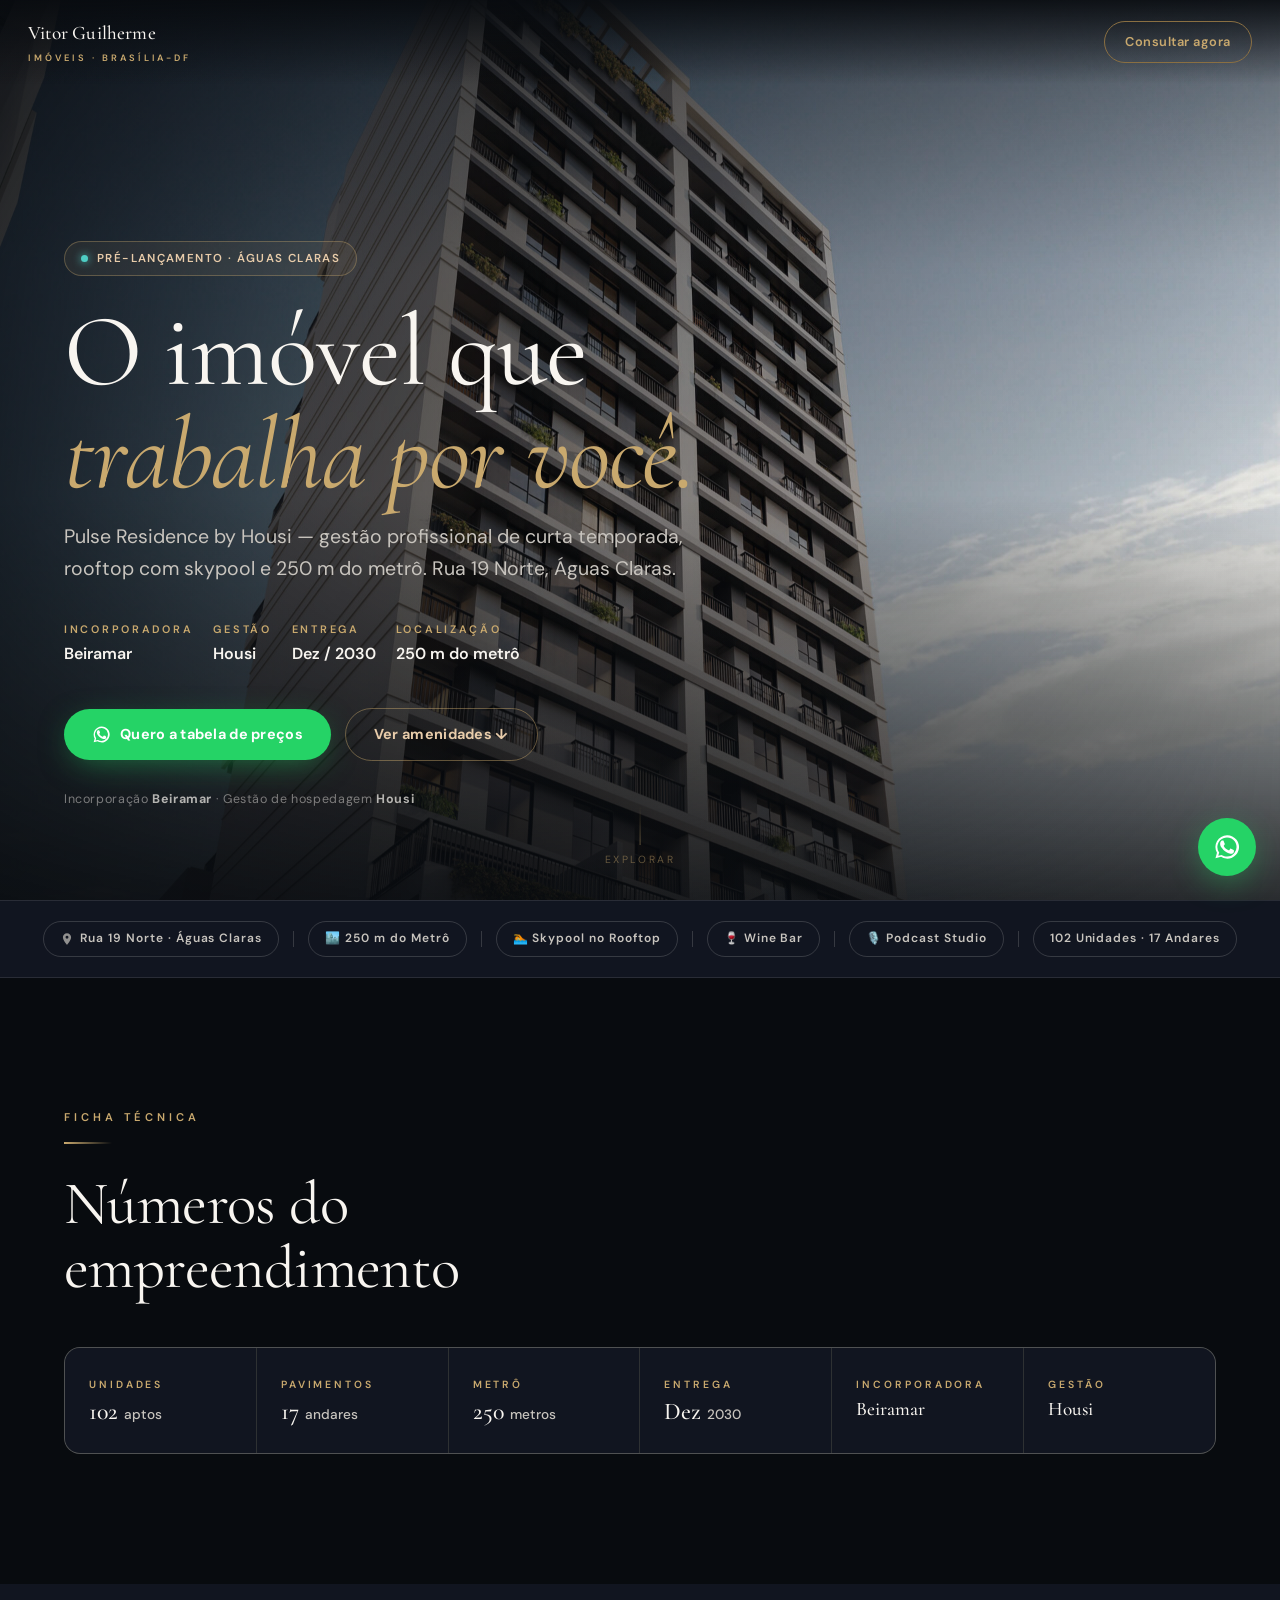
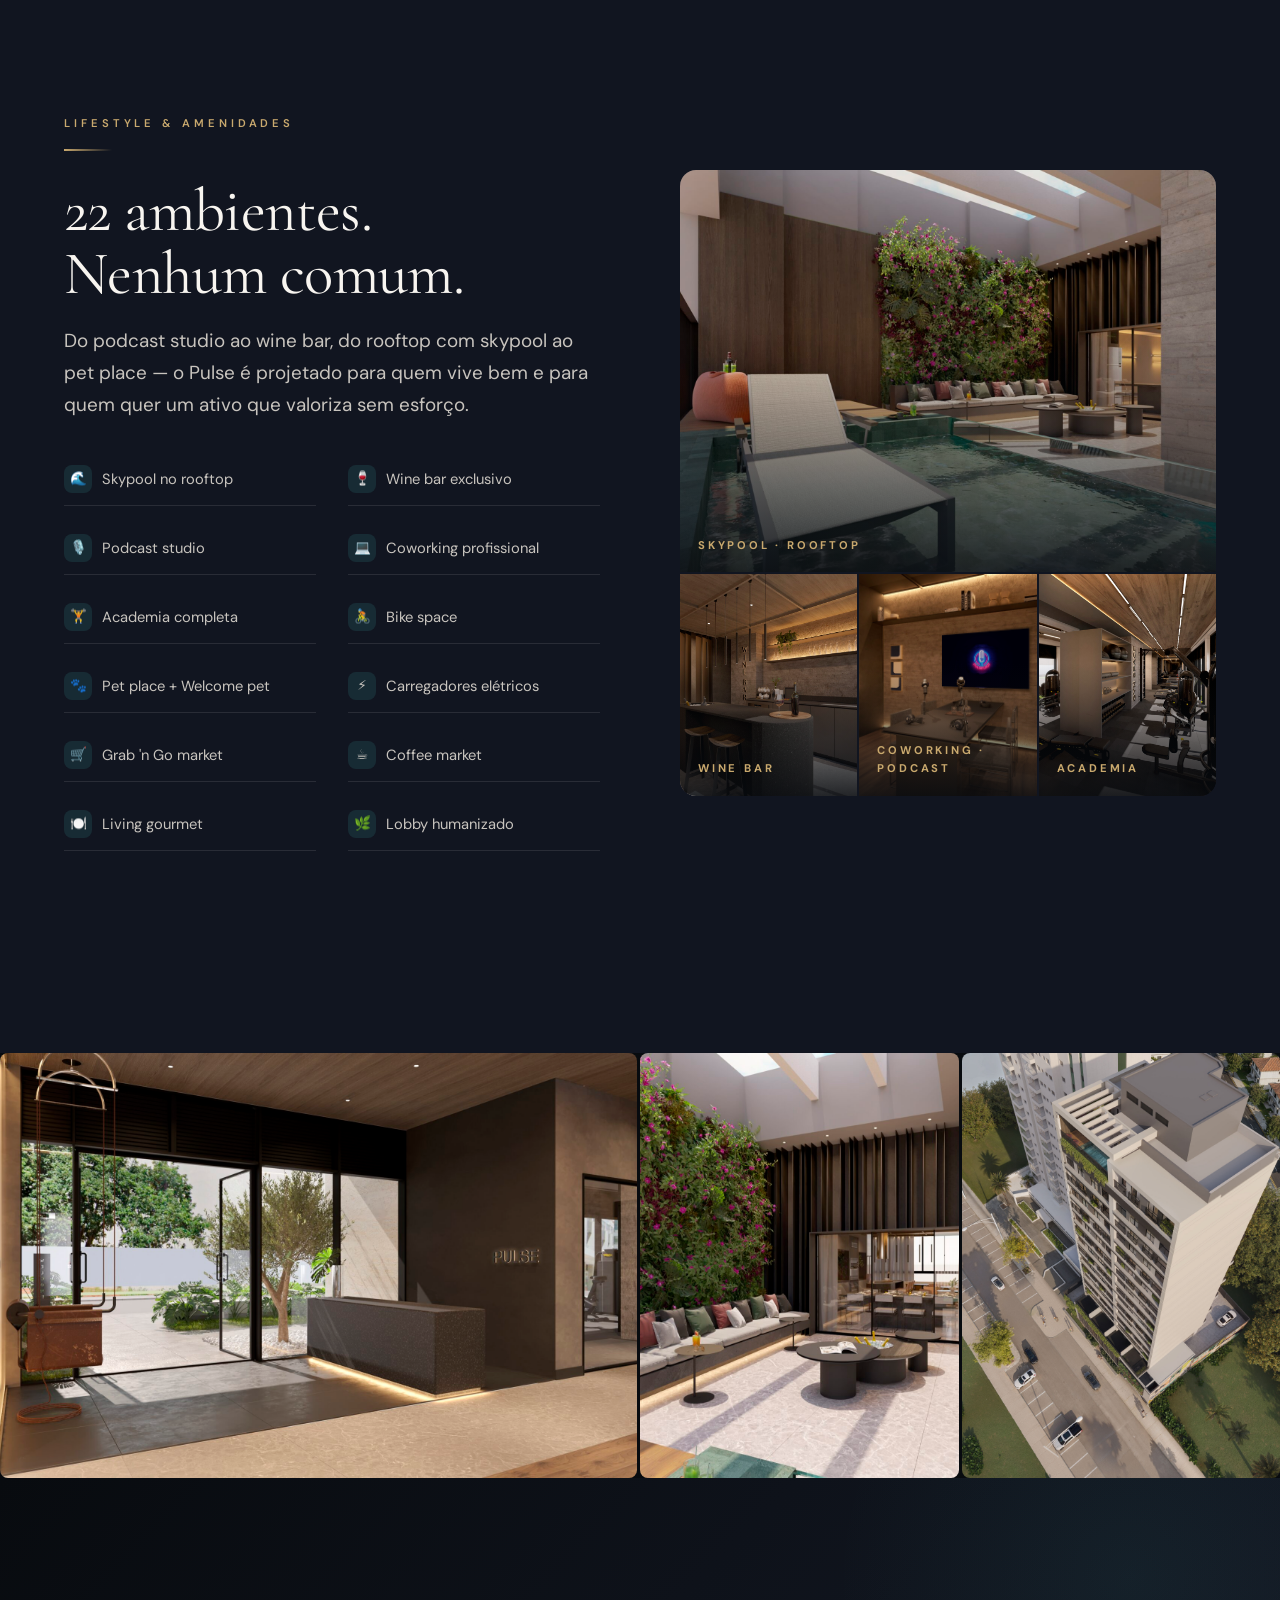
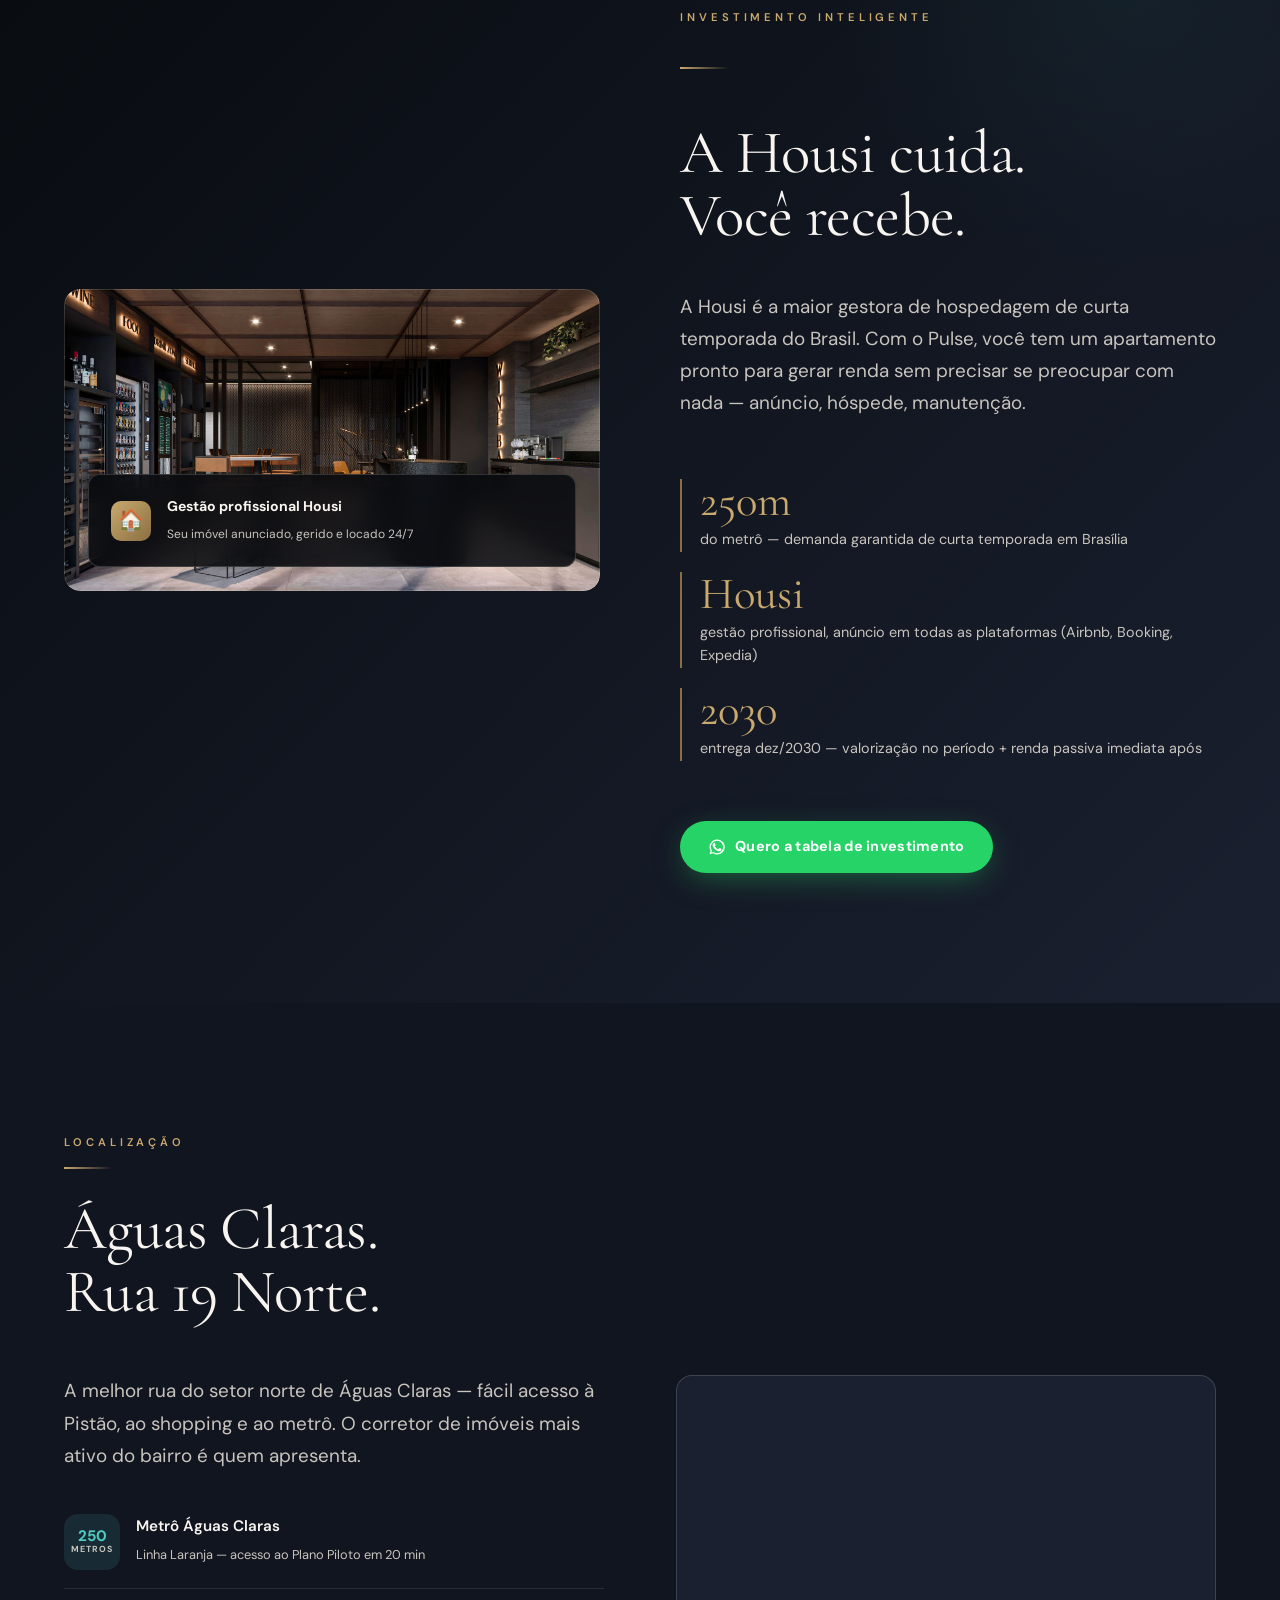
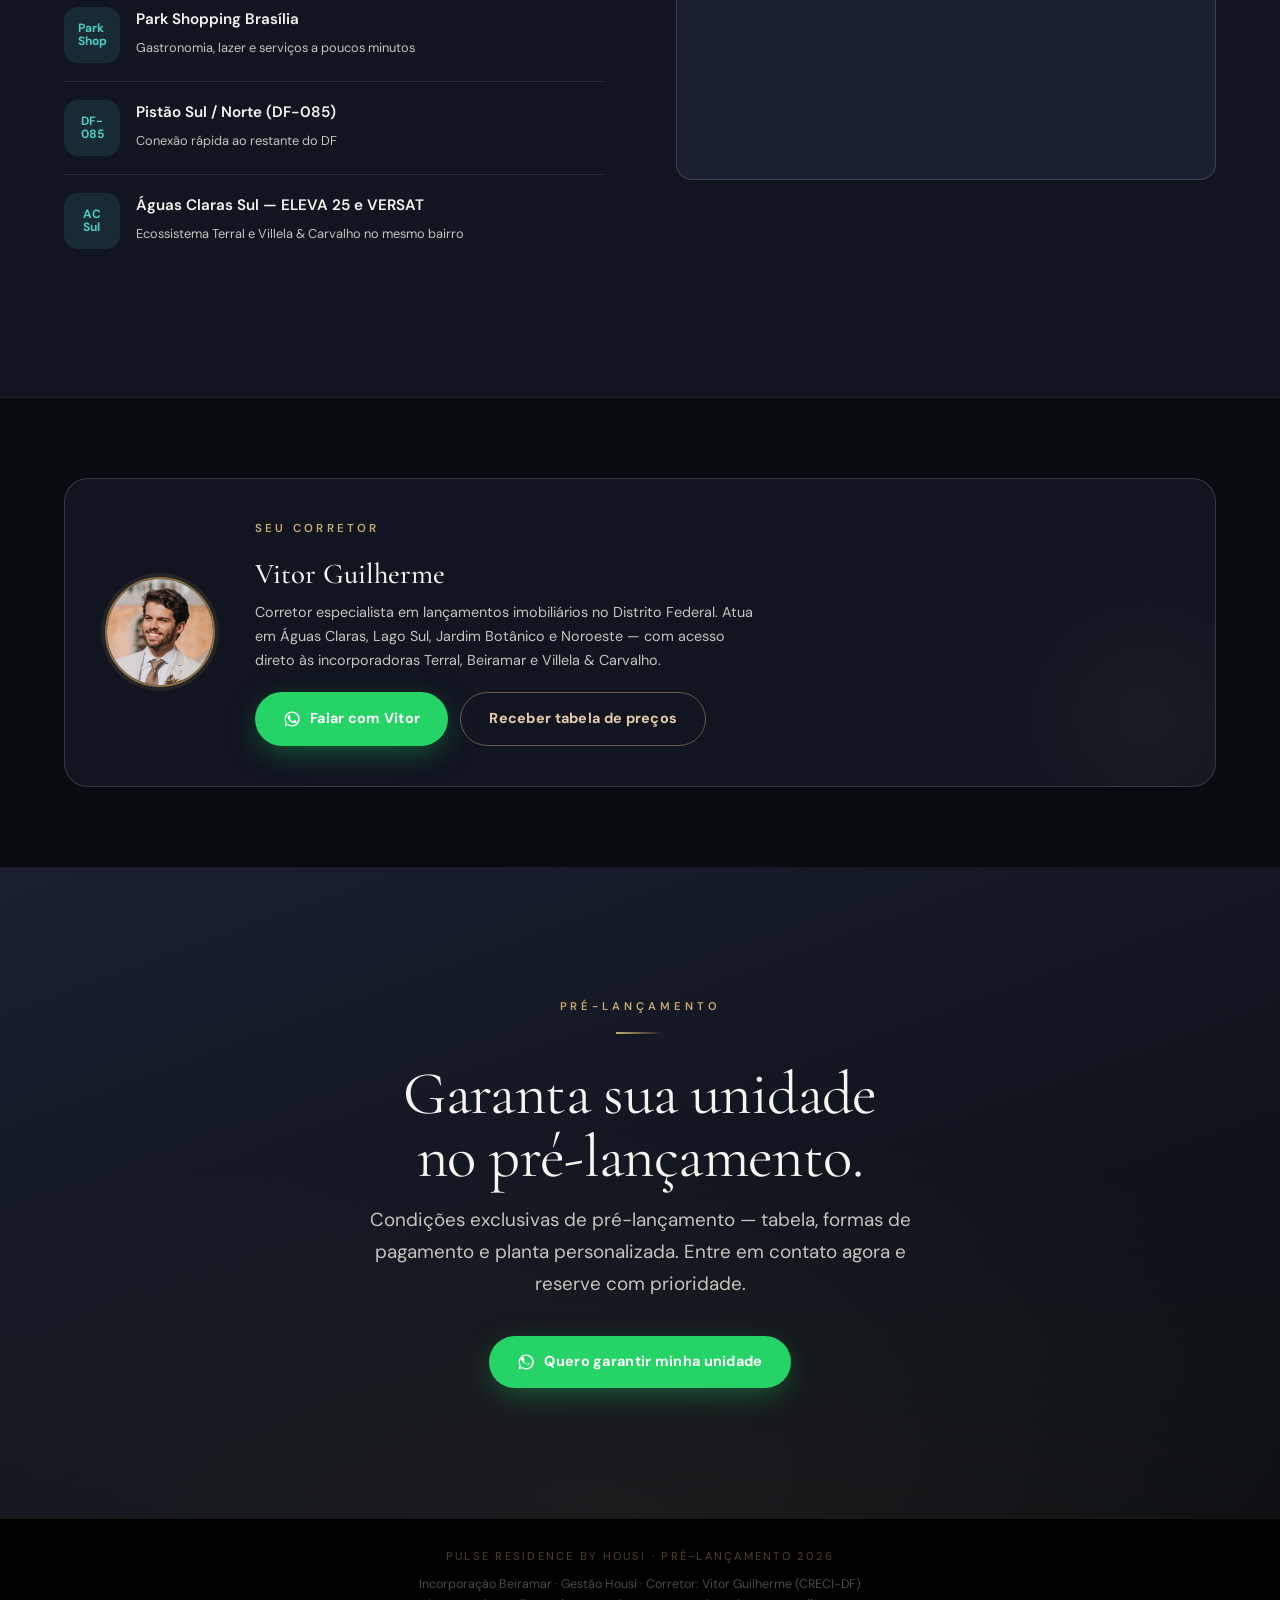
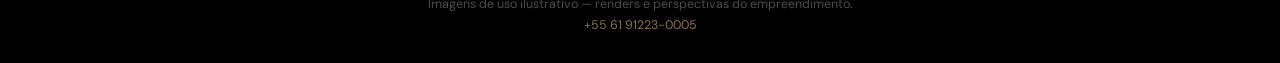
<file: pulse-residence/index.html>
<!DOCTYPE html>
<html lang="pt-BR">
<head>
<meta charset="UTF-8" />
<meta name="viewport" content="width=device-width, initial-scale=1.0" />
<!-- Pulse Residence by Housi — LP de pré-lançamento. Águas Claras, Rua 19 Norte.
     Gerado em setembro/2026 por Expoente Marketing para Vitor Guilherme.
     Assets: book Beiramar/Housi (Drive 1gyOahCd…), renders por ambiente (IMAGENS/).
     GTM: GTM-543P3VS8 (carregado via ../assets/app.js?v=20260922e"description" content="Pulse Residence by Housi, Rua 19 Norte, Águas Claras — 250 m do metrô. Investimento com gestão profissional Housi: rooftop, skypool, wine bar, podcast studio. Entrega dez/2030. Tabela e condições com Vitor Guilherme." />
<meta property="og:title" content="Pulse Residence by Housi · Águas Claras" />
<meta property="og:description" content="Investimento com renda passiva gerida pela Housi. 250 m do metrô, skypool, wine bar, podcast studio. Entrega 2030." />
<meta property="og:type" content="website" />
<meta property="og:image" content="https://oguidomingos.github.io/vitor-guilherme-lps/pulse-residence/img/hero.jpg" />
<meta name="robots" content="index, follow" />
<link rel="canonical" href="https://oguidomingos.github.io/vitor-guilherme-lps/pulse-residence/" />

<!-- Fonts: Cormorant Garamond (luxury display) + DM Sans (modern body) — distinct from other LPs -->
<link rel="preconnect" href="https://fonts.googleapis.com" />
<link rel="preconnect" href="https://fonts.gstatic.com" crossorigin />
<link href="https://fonts.googleapis.com/css2?family=Cormorant+Garamond:ital,wght@0,300;0,400;0,500;0,600;0,700;1,300;1,400;1,500;1,600&family=DM+Sans:ital,opsz,wght@0,9..40,300;0,9..40,400;0,9..40,500;0,9..40,600;0,9..40,700;1,9..40,300&display=swap" rel="stylesheet" />

<style>
/* =====================================================================
   Pulse Residence — Identidade visual exclusiva
   Dark luxury · Investidor · Housi lifestyle
   Paleta: Obsidian (#080b0f) + Warm White (#f8f5f0) + Gold (#c9a96e) + Aqua (#4ecdc4)
   ===================================================================== */
:root {
  --obsidian:   #080b0f;
  --obsidian-2: #111520;
  --obsidian-3: #1a2030;
  --warm-white: #f8f5f0;
  --warm-grey:  #c8c4be;
  --gold:       #c9a96e;
  --gold-2:     #e8ccaa;
  --gold-dark:  #8a6f42;
  --aqua:       #4ecdc4;
  --aqua-soft:  rgba(78,205,196,.12);
  --line:       rgba(248,245,240,.1);
  --line-solid: rgba(248,245,240,.16);
  --wa:         #25d366;
  --shadow:     0 32px 80px -24px rgba(0,0,0,.6);
  --radius:     16px;
  --maxw:       1200px;
  --ease:       cubic-bezier(.22,.61,.36,1);
  --font-disp:  "Cormorant Garamond", Georgia, "Times New Roman", serif;
  --font-body:  "DM Sans", ui-sans-serif, system-ui, sans-serif;
}

* { box-sizing: border-box; margin: 0; padding: 0; }
html { scroll-behavior: smooth; -webkit-text-size-adjust: 100%; }
body {
  font-family: var(--font-body);
  background: var(--obsidian);
  color: var(--warm-white);
  line-height: 1.65;
  font-size: 17px;
  overflow-x: hidden;
  -webkit-font-smoothing: antialiased;
}
img { max-width: 100%; display: block; }
a { color: inherit; text-decoration: none; }
.wrap { width: 100%; max-width: var(--maxw); margin: 0 auto; padding: 0 24px; }

/* === Typography === */
.display {
  font-family: var(--font-disp);
  font-weight: 400;
  line-height: 1.0;
  letter-spacing: -.01em;
}
.eyebrow {
  font-size: .7rem;
  letter-spacing: .35em;
  text-transform: uppercase;
  font-weight: 600;
  color: var(--gold);
}
h2.section-title {
  font-family: var(--font-disp);
  font-weight: 400;
  font-size: clamp(2.2rem, 5.5vw, 3.8rem);
  line-height: 1.04;
  letter-spacing: -.01em;
  color: var(--warm-white);
}
.lead { font-size: clamp(1rem, 2.2vw, 1.18rem); color: var(--warm-grey); max-width: 58ch; line-height: 1.7; }

/* === Top Bar === */
.topbar {
  position: fixed; top: 0; left: 0; right: 0; z-index: 60;
  display: flex; align-items: center; justify-content: space-between;
  padding: 18px 28px;
  transition: background .4s var(--ease), box-shadow .4s var(--ease), padding .4s var(--ease);
}
.topbar::before {
  content: ''; position: absolute; inset: 0;
  background: linear-gradient(180deg, rgba(8,11,15,.9) 0%, transparent 100%);
  pointer-events: none;
}
.brand {
  font-family: var(--font-disp);
  font-weight: 500;
  font-size: 1.2rem;
  color: var(--warm-white);
  letter-spacing: .01em;
  position: relative; z-index: 1;
}
.brand small {
  display: block;
  font-family: var(--font-body);
  font-weight: 600;
  font-size: .58rem;
  letter-spacing: .32em;
  text-transform: uppercase;
  color: var(--gold);
  margin-top: 1px;
}
.topbar.scrolled {
  padding: 12px 28px;
}
.topbar.scrolled::before {
  background: rgba(8,11,15,.95);
  backdrop-filter: blur(16px);
  box-shadow: 0 1px 0 var(--line);
}
.top-cta {
  font-size: .8rem;
  font-weight: 600;
  letter-spacing: .04em;
  color: var(--gold);
  border: 1px solid var(--gold-dark);
  padding: 9px 20px;
  border-radius: 100px;
  position: relative; z-index: 1;
  transition: all .3s var(--ease);
}
.top-cta:hover { background: var(--gold); color: var(--obsidian); border-color: var(--gold); }

/* === Hero === */
.hero {
  position: relative;
  min-height: 100svh;
  display: flex;
  align-items: flex-end;
  overflow: hidden;
}
.hero__bg {
  position: absolute; inset: 0; z-index: 0;
  background-size: cover; background-position: center 30%;
  transform: scale(1.06);
  animation: heroZoom 20s var(--ease) forwards;
}
@keyframes heroZoom { to { transform: scale(1); } }
.hero__scrim {
  position: absolute; inset: 0; z-index: 1;
  background:
    linear-gradient(90deg, rgba(8,11,15,.82) 0%, rgba(8,11,15,.35) 55%, transparent 100%),
    linear-gradient(180deg, rgba(8,11,15,.5) 0%, rgba(8,11,15,.1) 30%, rgba(8,11,15,.0) 55%, rgba(8,11,15,.85) 100%);
}
.hero__inner {
  position: relative; z-index: 2; width: 100%;
  padding-bottom: clamp(48px, 10vh, 112px);
  padding-top: 130px;
}
.hero .badge {
  display: inline-flex; align-items: center; gap: 9px;
  border: 1px solid rgba(201,169,110,.35);
  background: rgba(201,169,110,.08);
  padding: 7px 16px; border-radius: 100px;
  font-size: .72rem; font-weight: 600; letter-spacing: .12em;
  text-transform: uppercase; color: var(--gold-2);
  margin-bottom: 24px;
}
.hero .badge .dot {
  width: 7px; height: 7px; border-radius: 50%;
  background: var(--aqua);
  box-shadow: 0 0 8px var(--aqua);
  animation: pulse 2.2s ease-in-out infinite;
}
@keyframes pulse {
  0%, 100% { opacity: 1; transform: scale(1); }
  50% { opacity: .5; transform: scale(.7); }
}
h1.display {
  font-size: clamp(3rem, 8vw, 6.5rem);
  color: var(--warm-white);
  max-width: 15ch;
  margin-bottom: 16px;
}
h1.display em { font-style: italic; color: var(--gold); }
.hero .sub {
  font-size: clamp(1rem, 2.2vw, 1.22rem);
  color: var(--warm-grey);
  max-width: 50ch;
  margin-bottom: 36px;
}
.meta {
  display: flex; flex-wrap: wrap; gap: 20px;
  margin-bottom: 40px;
}
.m { display: flex; flex-direction: column; gap: 2px; }
.m .k { font-size: .68rem; letter-spacing: .25em; text-transform: uppercase; color: var(--gold); font-weight: 600; }
.m .v { font-size: 1rem; font-weight: 600; color: var(--warm-white); }
.hero-actions { display: flex; align-items: center; gap: 14px; flex-wrap: wrap; }
.btn {
  display: inline-flex; align-items: center; gap: 9px;
  padding: 14px 28px; border-radius: 100px;
  font-weight: 700; font-size: .9rem; letter-spacing: .02em;
  transition: all .3s var(--ease); cursor: pointer;
  border: none;
}
.btn--wa {
  background: var(--wa); color: #fff;
  box-shadow: 0 8px 32px -8px rgba(37,211,102,.5);
}
.btn--wa:hover { transform: translateY(-2px); box-shadow: 0 14px 40px -8px rgba(37,211,102,.65); }
.btn--wa svg { width: 19px; height: 19px; flex-shrink: 0; }
.btn--gold {
  background: transparent;
  border: 1px solid rgba(201,169,110,.45);
  color: var(--gold-2);
}
.btn--gold:hover { background: rgba(201,169,110,.1); }
.dev-line {
  margin-top: 28px;
  font-size: .78rem; color: rgba(248,245,240,.45);
  letter-spacing: .05em;
}
.dev-line b { color: rgba(248,245,240,.7); }

/* Stagger entrance */
.stagger > * { opacity: 0; transform: translateY(24px); animation: fadeUp .8s var(--ease) forwards; }
.stagger > *:nth-child(1) { animation-delay: .1s; }
.stagger > *:nth-child(2) { animation-delay: .25s; }
.stagger > *:nth-child(3) { animation-delay: .4s; }
.stagger > *:nth-child(4) { animation-delay: .55s; }
.stagger > *:nth-child(5) { animation-delay: .65s; }
.stagger > *:nth-child(6) { animation-delay: .75s; }
@keyframes fadeUp {
  to { opacity: 1; transform: translateY(0); }
}

/* Hero scroll cue */
.scroll-cue {
  position: absolute; bottom: 32px; left: 50%;
  transform: translateX(-50%);
  z-index: 3; opacity: .45;
  display: flex; flex-direction: column; align-items: center; gap: 6px;
  font-size: .65rem; letter-spacing: .25em; text-transform: uppercase; color: var(--gold);
}
.scroll-cue .arrow {
  width: 1px; height: 40px; background: linear-gradient(180deg, transparent, var(--gold));
  animation: scrollArrow 2s ease-in-out infinite;
}
@keyframes scrollArrow { 0%, 100% { opacity: .4; transform: scaleY(.6); } 50% { opacity: 1; transform: scaleY(1); } }

/* === Section padding === */
.section-pad { padding: clamp(72px, 11vw, 130px) 0; }
.section-half { padding: clamp(48px, 7vw, 80px) 0; }

/* Dividers */
.divider-gold {
  display: block; width: 48px; height: 2px;
  background: linear-gradient(90deg, var(--gold), transparent);
  margin: 16px 0 28px;
}

/* === Reveal on scroll === */
.reveal { opacity: 0; transform: translateY(28px); transition: opacity .75s var(--ease), transform .75s var(--ease); }
.reveal.in { opacity: 1; transform: translateY(0); }

/* === Housi Brand Bar === */
.housi-bar {
  background: var(--obsidian-2);
  border-top: 1px solid var(--line);
  border-bottom: 1px solid var(--line);
}
.housi-bar .inner {
  display: flex; align-items: center; justify-content: center;
  gap: 14px; padding: 20px 24px;
  flex-wrap: wrap; text-align: center;
}
.housi-bar .tag {
  display: inline-flex; align-items: center; gap: 6px;
  font-size: .75rem; font-weight: 600; letter-spacing: .08em;
  color: var(--warm-grey);
  padding: 7px 16px; border-radius: 100px;
  border: 1px solid var(--line-solid);
}
.housi-bar .tag svg { width: 14px; height: 14px; flex-shrink: 0; opacity: .7; }
.housi-bar .sep { width: 1px; height: 16px; background: var(--line-solid); }

/* === Specs Grid === */
.specs-grid {
  display: grid;
  grid-template-columns: repeat(auto-fit, minmax(180px, 1fr));
  gap: 1px;
  background: var(--line-solid);
  border: 1px solid var(--line-solid);
  border-radius: var(--radius);
  overflow: hidden;
}
.spec-item {
  background: var(--obsidian-2);
  padding: 28px 24px;
  display: flex; flex-direction: column; gap: 6px;
}
.spec-item .k { font-size: .65rem; letter-spacing: .28em; text-transform: uppercase; color: var(--gold); font-weight: 600; }
.spec-item .v { font-size: 1.5rem; font-family: var(--font-disp); font-weight: 500; color: var(--warm-white); line-height: 1.1; }
.spec-item .unit { font-size: .85rem; color: var(--warm-grey); font-family: var(--font-body); }

/* === Amenidades (amenities grid) === */
.amenities-section { background: var(--obsidian-2); }
.amenities-intro {
  display: grid; grid-template-columns: 1fr 1fr; gap: 80px; align-items: center;
  margin-bottom: 72px;
}
.amenities-grid {
  display: grid;
  grid-template-columns: repeat(3, 1fr);
  gap: 2px;
  border-radius: var(--radius);
  overflow: hidden;
}
.amenity-card {
  position: relative; overflow: hidden;
  aspect-ratio: 4 / 5;
  background: var(--obsidian-3);
}
.amenity-card:first-child { aspect-ratio: 4 / 3; grid-column: 1 / -1; }
.amenity-card img {
  position: absolute; inset: 0; width: 100%; height: 100%;
  object-fit: cover;
  transition: transform .8s var(--ease);
}
.amenity-card:hover img { transform: scale(1.05); }
.amenity-card .scrim {
  position: absolute; inset: 0;
  background: linear-gradient(180deg, transparent 40%, rgba(8,11,15,.88) 100%);
}
.amenity-card .label {
  position: absolute; bottom: 18px; left: 18px; right: 18px; z-index: 2;
  font-size: .7rem; letter-spacing: .25em; text-transform: uppercase;
  font-weight: 700; color: var(--gold);
}

/* === Amenity List === */
.amenity-list {
  display: grid;
  grid-template-columns: 1fr 1fr;
  gap: 16px 32px;
  margin-top: 32px;
}
.amenity-list li {
  list-style: none;
  display: flex; align-items: center; gap: 10px;
  font-size: .92rem; color: var(--warm-grey);
  padding: 12px 0;
  border-bottom: 1px solid var(--line);
}
.amenity-list li .icon {
  width: 28px; height: 28px; border-radius: 8px;
  background: var(--aqua-soft);
  display: flex; align-items: center; justify-content: center;
  flex-shrink: 0;
  font-size: .85rem;
}

/* === Investment / ROI Section === */
.roi-section {
  background: linear-gradient(135deg, var(--obsidian) 0%, var(--obsidian-3) 100%);
  position: relative; overflow: hidden;
}
.roi-section::before {
  content: ''; position: absolute;
  top: -200px; right: -150px;
  width: 600px; height: 600px; border-radius: 50%;
  background: radial-gradient(circle, rgba(78,205,196,.06) 0%, transparent 70%);
  pointer-events: none;
}
.roi-grid {
  display: grid; grid-template-columns: 1fr 1fr; gap: 80px; align-items: center;
}
.roi-visual {
  position: relative; border-radius: var(--radius); overflow: hidden;
}
.roi-visual img { width: 100%; display: block; border-radius: var(--radius); }
.roi-visual::after {
  content: ''; position: absolute; inset: 0; border-radius: var(--radius);
  border: 1px solid var(--line-solid);
  pointer-events: none;
}
.roi-float {
  position: absolute; bottom: 24px; left: 24px; right: 24px;
  background: rgba(8,11,15,.88);
  backdrop-filter: blur(12px);
  border: 1px solid var(--line-solid);
  border-radius: 12px;
  padding: 20px 22px;
  display: flex; align-items: center; gap: 16px;
}
.roi-float .icon-housi {
  width: 40px; height: 40px; border-radius: 10px;
  background: linear-gradient(135deg, var(--gold), var(--gold-dark));
  display: flex; align-items: center; justify-content: center;
  flex-shrink: 0;
  font-size: 1.3rem;
}
.roi-float .text strong { display: block; font-size: .88rem; font-weight: 700; color: var(--warm-white); }
.roi-float .text span { font-size: .75rem; color: var(--warm-grey); }
.roi-content { display: flex; flex-direction: column; gap: 24px; }
.roi-stat {
  border-left: 2px solid var(--gold-dark);
  padding-left: 18px;
}
.roi-stat .num {
  font-family: var(--font-disp); font-size: 2.8rem; font-weight: 400;
  color: var(--gold); line-height: 1;
}
.roi-stat .desc { font-size: .9rem; color: var(--warm-grey); margin-top: 4px; }

/* === Gallery strip === */
.gallery-strip {
  display: flex; gap: 3px; overflow: hidden;
}
.gallery-strip .gp {
  flex: 1; aspect-ratio: 3 / 4; overflow: hidden; position: relative;
  border-radius: 8px;
  cursor: pointer;
}
.gallery-strip .gp:first-child { flex: 2; aspect-ratio: 3 / 2; }
.gallery-strip .gp img {
  width: 100%; height: 100%; object-fit: cover;
  transition: transform .7s var(--ease);
}
.gallery-strip .gp:hover img { transform: scale(1.06); }

/* === Location === */
.location-section {
  background: var(--obsidian-2);
}
.location-grid {
  display: grid; grid-template-columns: 1fr 1fr; gap: 72px; align-items: start;
}
.loc-list { display: flex; flex-direction: column; gap: 0; margin-top: 24px; }
.loc-item {
  display: flex; align-items: flex-start; gap: 16px;
  padding: 18px 0;
  border-bottom: 1px solid var(--line);
}
.loc-item:last-child { border-bottom: none; }
.loc-item .dist {
  flex-shrink: 0; width: 56px; height: 56px; border-radius: 14px;
  background: var(--aqua-soft);
  display: flex; flex-direction: column; align-items: center; justify-content: center;
  font-size: .95rem; font-weight: 700; color: var(--aqua);
  line-height: 1.1;
}
.loc-item .dist span { font-size: .55rem; letter-spacing: .12em; text-transform: uppercase; color: var(--warm-grey); }
.loc-item .info strong { display: block; font-size: .95rem; font-weight: 600; color: var(--warm-white); }
.loc-item .info em { font-style: normal; font-size: .8rem; color: var(--warm-grey); }
.map-embed {
  border-radius: var(--radius); overflow: hidden;
  aspect-ratio: 4 / 3;
  background: var(--obsidian-3);
  position: relative;
  border: 1px solid var(--line-solid);
}
.map-embed iframe { width: 100%; height: 100%; border: 0; filter: grayscale(0.6) invert(1); }
.map-placeholder {
  width: 100%; height: 100%;
  display: flex; flex-direction: column; align-items: center; justify-content: center; gap: 12px;
  color: var(--warm-grey);
}
.map-placeholder svg { width: 40px; height: 40px; opacity: .4; }
.map-placeholder p { font-size: .85rem; text-align: center; opacity: .6; }

/* === Corretor === */
.broker-section { border-top: 1px solid var(--line); }
.broker-card {
  display: flex; align-items: center; gap: 40px;
  background: var(--obsidian-2);
  border: 1px solid var(--line-solid);
  border-radius: 24px; padding: 40px;
  position: relative; overflow: hidden;
}
.broker-card::before {
  content: ''; position: absolute;
  bottom: -80px; right: -80px; width: 300px; height: 300px; border-radius: 50%;
  background: radial-gradient(circle, rgba(201,169,110,.05), transparent 70%);
}
.broker-avatar {
  width: 110px; height: 110px; border-radius: 50%; flex-shrink: 0;
  overflow: hidden;
  border: 2px solid var(--gold-dark);
  box-shadow: 0 0 0 4px rgba(201,169,110,.1);
}
.broker-avatar img { width: 100%; height: 100%; object-fit: cover; }
.broker-info { flex: 1; }
.broker-info h3 {
  font-family: var(--font-disp); font-size: 1.8rem; font-weight: 500;
  color: var(--warm-white); margin-bottom: 4px;
}
.broker-info .role {
  font-size: .72rem; letter-spacing: .28em; text-transform: uppercase;
  color: var(--gold); font-weight: 600; margin-bottom: 12px;
}
.broker-info .bio { font-size: .9rem; color: var(--warm-grey); max-width: 50ch; }
.broker-ctas { display: flex; gap: 12px; margin-top: 20px; flex-wrap: wrap; }

/* === CTA Final === */
.cta-final {
  background: linear-gradient(160deg, var(--obsidian-3) 0%, var(--obsidian) 100%);
  text-align: center; position: relative; overflow: hidden;
}
.cta-final::before {
  content: ''; position: absolute; inset: 0;
  background: radial-gradient(ellipse 80% 60% at 50% 100%, rgba(201,169,110,.08), transparent);
}
.cta-final .inner { position: relative; z-index: 1; max-width: 600px; margin: 0 auto; }
.cta-final h2 { margin-bottom: 16px; }
.cta-final .lead { margin: 0 auto 36px; text-align: center; }

/* === Footer === */
.site-footer {
  background: #000;
  border-top: 1px solid var(--line);
  padding: 28px 24px;
  text-align: center;
  font-size: .78rem; color: rgba(248,245,240,.3);
}
.site-footer a { color: var(--gold-dark); }
.site-footer .ft-pulse { margin-bottom: 8px; font-size: .7rem; letter-spacing: .2em; text-transform: uppercase; color: rgba(201,169,110,.4); }

/* === Floating WhatsApp CTA === */
.float-wa {
  position: fixed; bottom: 24px; right: 24px; z-index: 50;
  width: 58px; height: 58px; border-radius: 50%;
  background: var(--wa);
  display: flex; align-items: center; justify-content: center;
  box-shadow: 0 8px 32px -4px rgba(37,211,102,.45);
  transition: transform .3s var(--ease), box-shadow .3s var(--ease);
  cursor: pointer;
}
.float-wa:hover { transform: scale(1.08) translateY(-3px); box-shadow: 0 16px 48px -4px rgba(37,211,102,.6); }
.float-wa svg { width: 28px; height: 28px; fill: #fff; }

/* === Responsive === */
@media (max-width: 900px) {
  .amenities-intro { grid-template-columns: 1fr; gap: 40px; }
  .amenities-grid { grid-template-columns: 1fr 1fr; }
  .amenities-grid .amenity-card:first-child { grid-column: 1 / -1; }
  .roi-grid { grid-template-columns: 1fr; gap: 48px; }
  .roi-visual { order: -1; }
  .location-grid { grid-template-columns: 1fr; gap: 48px; }
  .broker-card { flex-direction: column; text-align: center; }
  .broker-info .bio { max-width: none; }
  .broker-ctas { justify-content: center; }
}
@media (max-width: 640px) {
  .amenities-grid { grid-template-columns: 1fr; }
  .amenity-list { grid-template-columns: 1fr; }
  .gallery-strip { flex-direction: column; }
  .gallery-strip .gp { aspect-ratio: 16 / 9; }
  .gallery-strip .gp:first-child { aspect-ratio: 16 / 9; flex: 1; }
  .specs-grid { grid-template-columns: 1fr 1fr; }
  h1.display { font-size: clamp(2.5rem, 12vw, 4rem); }
}
</style>
</head>
<body>
<!-- Google Tag Manager (noscript) -->
<noscript><iframe src="https://www.googletagmanager.com/ns.html?id=GTM-543P3VS8" height="0" width="0" style="display:none;visibility:hidden"></iframe></noscript>

<!-- GTM via app.js (track: pageview + whatsapp click) -->
<!-- Tracking + modal WA via app.js compartilhado (sem handler inline duplicado) -->
<script src="../assets/app.js?v=20260922e" defer></script>

<!-- TOP BAR -->
<header class="topbar">
  <a href="#" class="brand">Vitor Guilherme<small>Imóveis · Brasília-DF</small></a>
  <a class="top-cta" data-wa data-wa-msg="Olá Vitor! Vi a página do Pulse Residence e quero conversar sobre investimento.">Consultar agora</a>
</header>

<!-- HERO -->
<section class="hero">
  <div class="hero__bg" style="background-image:url(img/hero.jpg); background-position: center 25%;"></div>
  <div class="hero__scrim"></div>
  <div class="hero__inner wrap">
    <div class="stagger">
      <span class="badge"><span class="dot"></span> Pré-lançamento · Águas Claras</span>
      <h1 class="display">O imóvel que<br><em>trabalha por você.</em></h1>
      <p class="sub">Pulse Residence by Housi — gestão profissional de curta temporada, rooftop com skypool e 250 m do metrô. Rua 19 Norte, Águas Claras.</p>
      <div class="meta">
        <div class="m"><span class="k">Incorporadora</span><span class="v">Beiramar</span></div>
        <div class="m"><span class="k">Gestão</span><span class="v">Housi</span></div>
        <div class="m"><span class="k">Entrega</span><span class="v">Dez / 2030</span></div>
        <div class="m"><span class="k">Localização</span><span class="v">250 m do metrô</span></div>
      </div>
      <div class="hero-actions">
        <a class="btn btn--wa" data-wa data-wa-msg="Olá Vitor! Vi o Pulse Residence e quero a tabela de preços e condições de investimento.">
          <svg viewBox="0 0 24 24" fill="currentColor"><path d="M17.5 14.4c-.3-.2-1.7-.9-2-1-.3-.1-.5-.2-.7.1-.2.3-.7 1-.9 1.2-.2.2-.3.2-.6.1-1.7-.9-2.9-1.6-4-3.5-.3-.5.3-.5.8-1.6.1-.2 0-.4 0-.5 0-.2-.7-1.6-.9-2.2-.2-.6-.5-.5-.7-.5h-.6c-.2 0-.5.1-.8.4-.3.3-1 1-1 2.5s1.1 2.9 1.2 3.1c.2.2 2.1 3.2 5.1 4.5 1.9.8 2.6.9 3.5.8.6-.1 1.7-.7 1.9-1.4.2-.7.2-1.2.2-1.4-.1-.1-.3-.2-.6-.4z"/><path d="M12 2a10 10 0 0 0-8.6 15l-1.3 4.7 4.8-1.3A10 10 0 1 0 12 2zm0 18.2c-1.5 0-3-.4-4.3-1.2l-.3-.2-2.9.8.8-2.8-.2-.3A8.2 8.2 0 1 1 12 20.2z"/></svg>
          Quero a tabela de preços
        </a>
        <a class="btn btn--gold" href="#amenidades">Ver amenidades ↓</a>
      </div>
      <p class="dev-line">Incorporação <b>Beiramar</b> · Gestão de hospedagem <b>Housi</b></p>
    </div>
  </div>
  <div class="scroll-cue">
    <div class="arrow"></div>
    Explorar
  </div>
</section>

<!-- HOUSI BAR -->
<div class="housi-bar">
  <div class="inner">
    <div class="tag">
      <svg viewBox="0 0 24 24" fill="currentColor"><path d="M12 2C8.13 2 5 5.13 5 9c0 5.25 7 13 7 13s7-7.75 7-13c0-3.87-3.13-7-7-7zm0 9.5a2.5 2.5 0 010-5 2.5 2.5 0 010 5z"/></svg>
      Rua 19 Norte · Águas Claras
    </div>
    <div class="sep"></div>
    <div class="tag">🏙️ 250 m do Metrô</div>
    <div class="sep"></div>
    <div class="tag">🏊 Skypool no Rooftop</div>
    <div class="sep"></div>
    <div class="tag">🍷 Wine Bar</div>
    <div class="sep"></div>
    <div class="tag">🎙️ Podcast Studio</div>
    <div class="sep"></div>
    <div class="tag">102 Unidades · 17 Andares</div>
  </div>
</div>

<!-- FICHA TÉCNICA -->
<section class="section-pad">
  <div class="wrap">
    <div class="reveal">
      <p class="eyebrow">Ficha técnica</p>
      <span class="divider-gold"></span>
      <h2 class="section-title" style="margin-bottom:48px;">Números do<br>empreendimento</h2>
    </div>
    <div class="specs-grid reveal">
      <div class="spec-item">
        <span class="k">Unidades</span>
        <span class="v">102 <span class="unit">aptos</span></span>
      </div>
      <div class="spec-item">
        <span class="k">Pavimentos</span>
        <span class="v">17 <span class="unit">andares</span></span>
      </div>
      <div class="spec-item">
        <span class="k">Metrô</span>
        <span class="v">250 <span class="unit">metros</span></span>
      </div>
      <div class="spec-item">
        <span class="k">Entrega</span>
        <span class="v">Dez <span class="unit">2030</span></span>
      </div>
      <div class="spec-item">
        <span class="k">Incorporadora</span>
        <span class="v" style="font-size:1.2rem;">Beiramar</span>
      </div>
      <div class="spec-item">
        <span class="k">Gestão</span>
        <span class="v" style="font-size:1.2rem;">Housi</span>
      </div>
    </div>
  </div>
</section>

<!-- AMENIDADES -->
<section class="amenities-section section-pad" id="amenidades">
  <div class="wrap">
    <div class="amenities-intro">
      <div class="reveal">
        <p class="eyebrow">Lifestyle &amp; Amenidades</p>
        <span class="divider-gold"></span>
        <h2 class="section-title">22 ambientes.<br>Nenhum comum.</h2>
        <p class="lead" style="margin-top:20px;">Do podcast studio ao wine bar, do rooftop com skypool ao pet place — o Pulse é projetado para quem vive bem e para quem quer um ativo que valoriza sem esforço.</p>
        <ul class="amenity-list" style="margin-top:32px;">
          <li><span class="icon">🌊</span> Skypool no rooftop</li>
          <li><span class="icon">🍷</span> Wine bar exclusivo</li>
          <li><span class="icon">🎙️</span> Podcast studio</li>
          <li><span class="icon">💻</span> Coworking profissional</li>
          <li><span class="icon">🏋️</span> Academia completa</li>
          <li><span class="icon">🚴</span> Bike space</li>
          <li><span class="icon">🐾</span> Pet place + Welcome pet</li>
          <li><span class="icon">⚡</span> Carregadores elétricos</li>
          <li><span class="icon">🛒</span> Grab 'n Go market</li>
          <li><span class="icon">☕</span> Coffee market</li>
          <li><span class="icon">🍽️</span> Living gourmet</li>
          <li><span class="icon">🌿</span> Lobby humanizado</li>
        </ul>
      </div>
      <div class="amenities-grid reveal">
        <div class="amenity-card">
          <img src="img/skypool.jpg" alt="Skypool Pulse Residence" loading="lazy" />
          <div class="scrim"></div>
          <span class="label">Skypool · Rooftop</span>
        </div>
        <div class="amenity-card">
          <img src="img/wine-bar.jpg" alt="Wine Bar Pulse Residence" loading="lazy" />
          <div class="scrim"></div>
          <span class="label">Wine Bar</span>
        </div>
        <div class="amenity-card">
          <img src="img/coworking.jpg" alt="Coworking e Podcast Studio" loading="lazy" />
          <div class="scrim"></div>
          <span class="label">Coworking · Podcast</span>
        </div>
        <div class="amenity-card">
          <img src="img/academia.jpg" alt="Academia Pulse Residence" loading="lazy" />
          <div class="scrim"></div>
          <span class="label">Academia</span>
        </div>
      </div>
    </div>
  </div>
</section>

<!-- LOBBY GALLERY STRIP -->
<div class="gallery-strip">
  <div class="gp"><img src="img/lobby.jpg" alt="Lobby humanizado Pulse Residence" loading="lazy" /></div>
  <div class="gp"><img src="img/living-pool.jpg" alt="Living pool Pulse Residence" loading="lazy" /></div>
  <div class="gp"><img src="img/fachada-alt.jpg" alt="Fachada Pulse Residence" loading="lazy" /></div>
</div>

<!-- INVESTIMENTO / HOUSI -->
<section class="roi-section section-pad">
  <div class="wrap">
    <div class="roi-grid">
      <div class="roi-visual reveal">
        <img src="img/wine-bar-sm.jpg" alt="Wine Bar Pulse — investimento com estilo" loading="lazy" />
        <div class="roi-float">
          <div class="icon-housi">🏠</div>
          <div class="text">
            <strong>Gestão profissional Housi</strong>
            <span>Seu imóvel anunciado, gerido e locado 24/7</span>
          </div>
        </div>
      </div>
      <div class="roi-content reveal">
        <p class="eyebrow">Investimento inteligente</p>
        <span class="divider-gold"></span>
        <h2 class="section-title">A Housi cuida.<br>Você recebe.</h2>
        <p class="lead" style="margin-top:20px;">A Housi é a maior gestora de hospedagem de curta temporada do Brasil. Com o Pulse, você tem um apartamento pronto para gerar renda sem precisar se preocupar com nada — anúncio, hóspede, manutenção.</p>

        <div style="display:flex;flex-direction:column;gap:20px;margin-top:36px;">
          <div class="roi-stat">
            <div class="num">250m</div>
            <div class="desc">do metrô — demanda garantida de curta temporada em Brasília</div>
          </div>
          <div class="roi-stat">
            <div class="num">Housi</div>
            <div class="desc">gestão profissional, anúncio em todas as plataformas (Airbnb, Booking, Expedia)</div>
          </div>
          <div class="roi-stat">
            <div class="num">2030</div>
            <div class="desc">entrega dez/2030 — valorização no período + renda passiva imediata após</div>
          </div>
        </div>

        <div style="margin-top:36px;">
          <a class="btn btn--wa" data-wa data-wa-msg="Olá Vitor! Quero entender como funciona o investimento no Pulse Residence com a gestão Housi. Pode me enviar a tabela?">
            <svg viewBox="0 0 24 24" fill="currentColor" style="width:18px;height:18px;"><path d="M17.5 14.4c-.3-.2-1.7-.9-2-1-.3-.1-.5-.2-.7.1-.2.3-.7 1-.9 1.2-.2.2-.3.2-.6.1-1.7-.9-2.9-1.6-4-3.5-.3-.5.3-.5.8-1.6.1-.2 0-.4 0-.5 0-.2-.7-1.6-.9-2.2-.2-.6-.5-.5-.7-.5h-.6c-.2 0-.5.1-.8.4-.3.3-1 1-1 2.5s1.1 2.9 1.2 3.1c.2.2 2.1 3.2 5.1 4.5 1.9.8 2.6.9 3.5.8.6-.1 1.7-.7 1.9-1.4.2-.7.2-1.2.2-1.4-.1-.1-.3-.2-.6-.4z"/><path d="M12 2a10 10 0 0 0-8.6 15l-1.3 4.7 4.8-1.3A10 10 0 1 0 12 2zm0 18.2c-1.5 0-3-.4-4.3-1.2l-.3-.2-2.9.8.8-2.8-.2-.3A8.2 8.2 0 1 1 12 20.2z"/></svg>
            Quero a tabela de investimento
          </a>
        </div>
      </div>
    </div>
  </div>
</section>

<!-- LOCALIZAÇÃO -->
<section class="location-section section-pad" id="localizacao">
  <div class="wrap">
    <div class="reveal" style="margin-bottom:52px;">
      <p class="eyebrow">Localização</p>
      <span class="divider-gold"></span>
      <h2 class="section-title">Águas Claras.<br>Rua 19 Norte.</h2>
    </div>
    <div class="location-grid">
      <div class="reveal">
        <p class="lead">A melhor rua do setor norte de Águas Claras — fácil acesso à Pistão, ao shopping e ao metrô. O corretor de imóveis mais ativo do bairro é quem apresenta.</p>
        <div class="loc-list">
          <div class="loc-item">
            <div class="dist">250<span>metros</span></div>
            <div class="info">
              <strong>Metrô Águas Claras</strong>
              <em>Linha Laranja — acesso ao Plano Piloto em 20 min</em>
            </div>
          </div>
          <div class="loc-item">
            <div class="dist" style="font-size:.75rem;">Park<br>Shop</div>
            <div class="info">
              <strong>Park Shopping Brasília</strong>
              <em>Gastronomia, lazer e serviços a poucos minutos</em>
            </div>
          </div>
          <div class="loc-item">
            <div class="dist" style="font-size:.75rem;">DF-<br>085</div>
            <div class="info">
              <strong>Pistão Sul / Norte (DF-085)</strong>
              <em>Conexão rápida ao restante do DF</em>
            </div>
          </div>
          <div class="loc-item">
            <div class="dist" style="font-size:.75rem;">AC<br>Sul</div>
            <div class="info">
              <strong>Águas Claras Sul — ELEVA 25 e VERSAT</strong>
              <em>Ecossistema Terral e Villela &amp; Carvalho no mesmo bairro</em>
            </div>
          </div>
        </div>
      </div>
      <div class="map-embed reveal">
        <iframe
          src="https://www.google.com/maps/embed?pb=!1m18!1m12!1m3!1d3838.842!2d-48.02!3d-15.84!2m3!1f0!2f0!3f0!3m2!1i1024!2i768!4f13.1!3m3!1m2!1s0x935bcc8d29a3e1cf%3A0x1!2sRua+19+Norte%2C+%C3%81guas+Claras%2C+DF!5e0!3m2!1spt-BR!2sbr!4v1694000000000"
          allowfullscreen="" loading="lazy" referrerpolicy="no-referrer-when-downgrade"
          title="Mapa Pulse Residence Águas Claras">
        </iframe>
      </div>
    </div>
  </div>
</section>

<!-- CORRETOR -->
<section class="broker-section section-half">
  <div class="wrap">
    <div class="broker-card reveal">
      <div class="broker-avatar">
        <img src="img/vitor.jpg" alt="Corretor Vitor Guilherme" loading="eager" />
      </div>
      <div class="broker-info">
        <p class="role">Seu corretor</p>
        <h3>Vitor Guilherme</h3>
        <p class="bio">Corretor especialista em lançamentos imobiliários no Distrito Federal. Atua em Águas Claras, Lago Sul, Jardim Botânico e Noroeste — com acesso direto às incorporadoras Terral, Beiramar e Villela &amp; Carvalho.</p>
        <div class="broker-ctas">
          <a class="btn btn--wa" data-wa data-wa-msg="Olá Vitor! Vi o Pulse Residence na sua landing page e quero conversar sobre o investimento.">
            <svg viewBox="0 0 24 24" fill="currentColor" style="width:18px;height:18px;"><path d="M17.5 14.4c-.3-.2-1.7-.9-2-1-.3-.1-.5-.2-.7.1-.2.3-.7 1-.9 1.2-.2.2-.3.2-.6.1-1.7-.9-2.9-1.6-4-3.5-.3-.5.3-.5.8-1.6.1-.2 0-.4 0-.5 0-.2-.7-1.6-.9-2.2-.2-.6-.5-.5-.7-.5h-.6c-.2 0-.5.1-.8.4-.3.3-1 1-1 2.5s1.1 2.9 1.2 3.1c.2.2 2.1 3.2 5.1 4.5 1.9.8 2.6.9 3.5.8.6-.1 1.7-.7 1.9-1.4.2-.7.2-1.2.2-1.4-.1-.1-.3-.2-.6-.4z"/><path d="M12 2a10 10 0 0 0-8.6 15l-1.3 4.7 4.8-1.3A10 10 0 1 0 12 2zm0 18.2c-1.5 0-3-.4-4.3-1.2l-.3-.2-2.9.8.8-2.8-.2-.3A8.2 8.2 0 1 1 12 20.2z"/></svg>
            Falar com Vitor
          </a>
          <a class="btn btn--gold" data-wa data-wa-msg="Olá Vitor! Quero a tabela de preços do Pulse Residence by Housi.">
            Receber tabela de preços
          </a>
        </div>
      </div>
    </div>
  </div>
</section>

<!-- CTA FINAL -->
<section class="cta-final section-pad">
  <div class="wrap">
    <div class="inner reveal">
      <p class="eyebrow" style="text-align:center;">Pré-lançamento</p>
      <span class="divider-gold" style="margin:16px auto 28px;"></span>
      <h2 class="section-title" style="text-align:center;">Garanta sua unidade<br>no pré-lançamento.</h2>
      <p class="lead" style="text-align:center;margin-top:16px;">Condições exclusivas de pré-lançamento — tabela, formas de pagamento e planta personalizada. Entre em contato agora e reserve com prioridade.</p>
      <div style="display:flex;justify-content:center;gap:14px;margin-top:36px;flex-wrap:wrap;">
        <a class="btn btn--wa" data-wa data-wa-msg="Olá Vitor! Tenho interesse no Pulse Residence by Housi. Quero garantir minha unidade no pré-lançamento. Pode me enviar a tabela e as condições?">
          <svg viewBox="0 0 24 24" fill="currentColor" style="width:18px;height:18px;"><path d="M17.5 14.4c-.3-.2-1.7-.9-2-1-.3-.1-.5-.2-.7.1-.2.3-.7 1-.9 1.2-.2.2-.3.2-.6.1-1.7-.9-2.9-1.6-4-3.5-.3-.5.3-.5.8-1.6.1-.2 0-.4 0-.5 0-.2-.7-1.6-.9-2.2-.2-.6-.7-1.6-.9-2.2-.2-.6-.5-.5-.7-.5h-.6c-.2 0-.5.1-.8.4-.3.3-1 1-1 2.5s1.1 2.9 1.2 3.1c.2.2 2.1 3.2 5.1 4.5 1.9.8 2.6.9 3.5.8.6-.1 1.7-.7 1.9-1.4.2-.7.2-1.2.2-1.4-.1-.1-.3-.2-.6-.4z"/><path d="M12 2a10 10 0 0 0-8.6 15l-1.3 4.7 4.8-1.3A10 10 0 1 0 12 2zm0 18.2c-1.5 0-3-.4-4.3-1.2l-.3-.2-2.9.8.8-2.8-.2-.3A8.2 8.2 0 1 1 12 20.2z"/></svg>
          Quero garantir minha unidade
        </a>
      </div>
    </div>
  </div>
</section>

<!-- FOOTER -->
<footer class="site-footer">
  <p class="ft-pulse">Pulse Residence by Housi · Pré-lançamento 2026</p>
  <p>Incorporação Beiramar · Gestão Housi · Corretor: Vitor Guilherme (CRECI-DF)<br>
  Imagens de uso ilustrativo — renders e perspectivas do empreendimento.<br>
  <a href="tel:+556191223005">+55 61 91223-0005</a></p>
</footer>

<!-- FLOATING WHATSAPP -->
<a class="float-wa" data-wa data-wa-msg="Olá Vitor! Tenho interesse no Pulse Residence by Housi." aria-label="Falar pelo WhatsApp">
  <svg viewBox="0 0 24 24"><path d="M17.5 14.4c-.3-.2-1.7-.9-2-1-.3-.1-.5-.2-.7.1-.2.3-.7 1-.9 1.2-.2.2-.3.2-.6.1-1.7-.9-2.9-1.6-4-3.5-.3-.5.3-.5.8-1.6.1-.2 0-.4 0-.5 0-.2-.7-1.6-.9-2.2-.2-.6-.5-.5-.7-.5h-.6c-.2 0-.5.1-.8.4-.3.3-1 1-1 2.5s1.1 2.9 1.2 3.1c.2.2 2.1 3.2 5.1 4.5 1.9.8 2.6.9 3.5.8.6-.1 1.7-.7 1.9-1.4.2-.7.2-1.2.2-1.4-.1-.1-.3-.2-.6-.4z"/><path d="M12 2a10 10 0 0 0-8.6 15l-1.3 4.7 4.8-1.3A10 10 0 1 0 12 2zm0 18.2c-1.5 0-3-.4-4.3-1.2l-.3-.2-2.9.8.8-2.8-.2-.3A8.2 8.2 0 1 1 12 20.2z"/></svg>
</a>

</body>
</html>
</file>
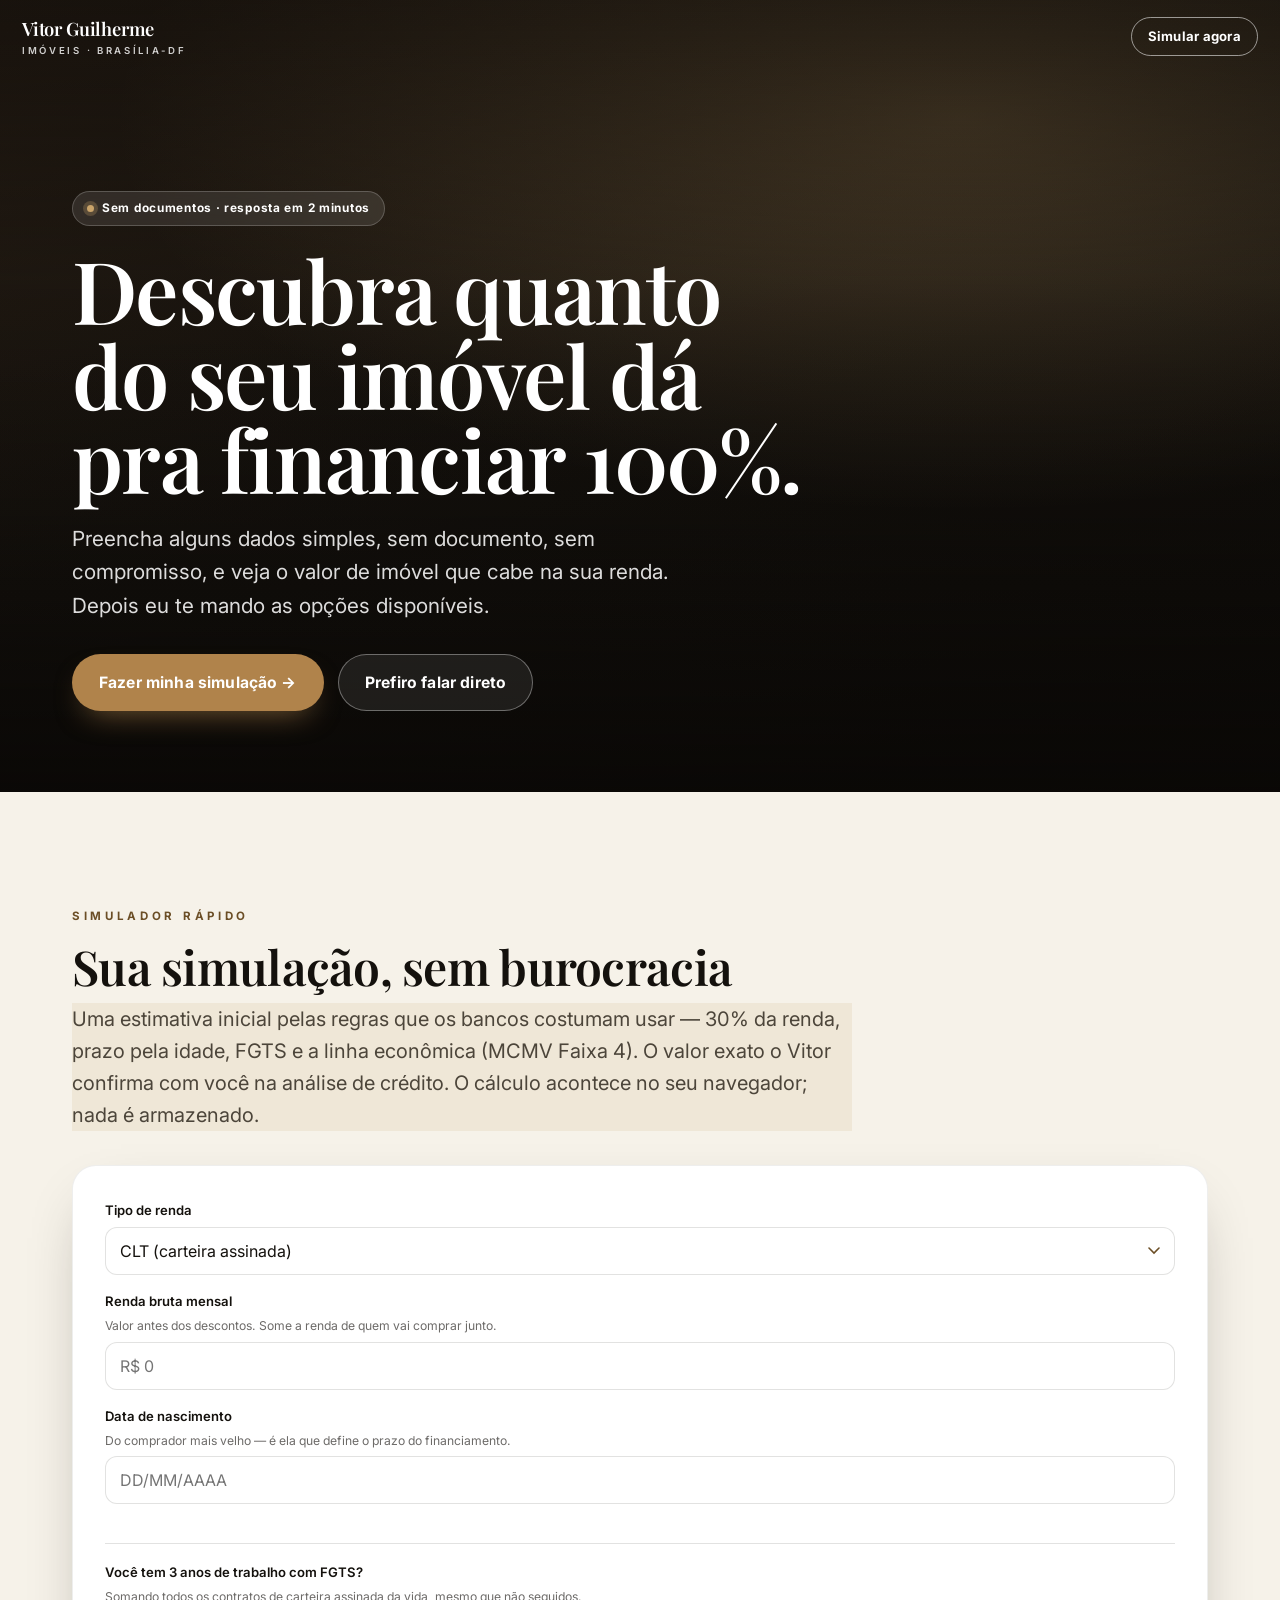
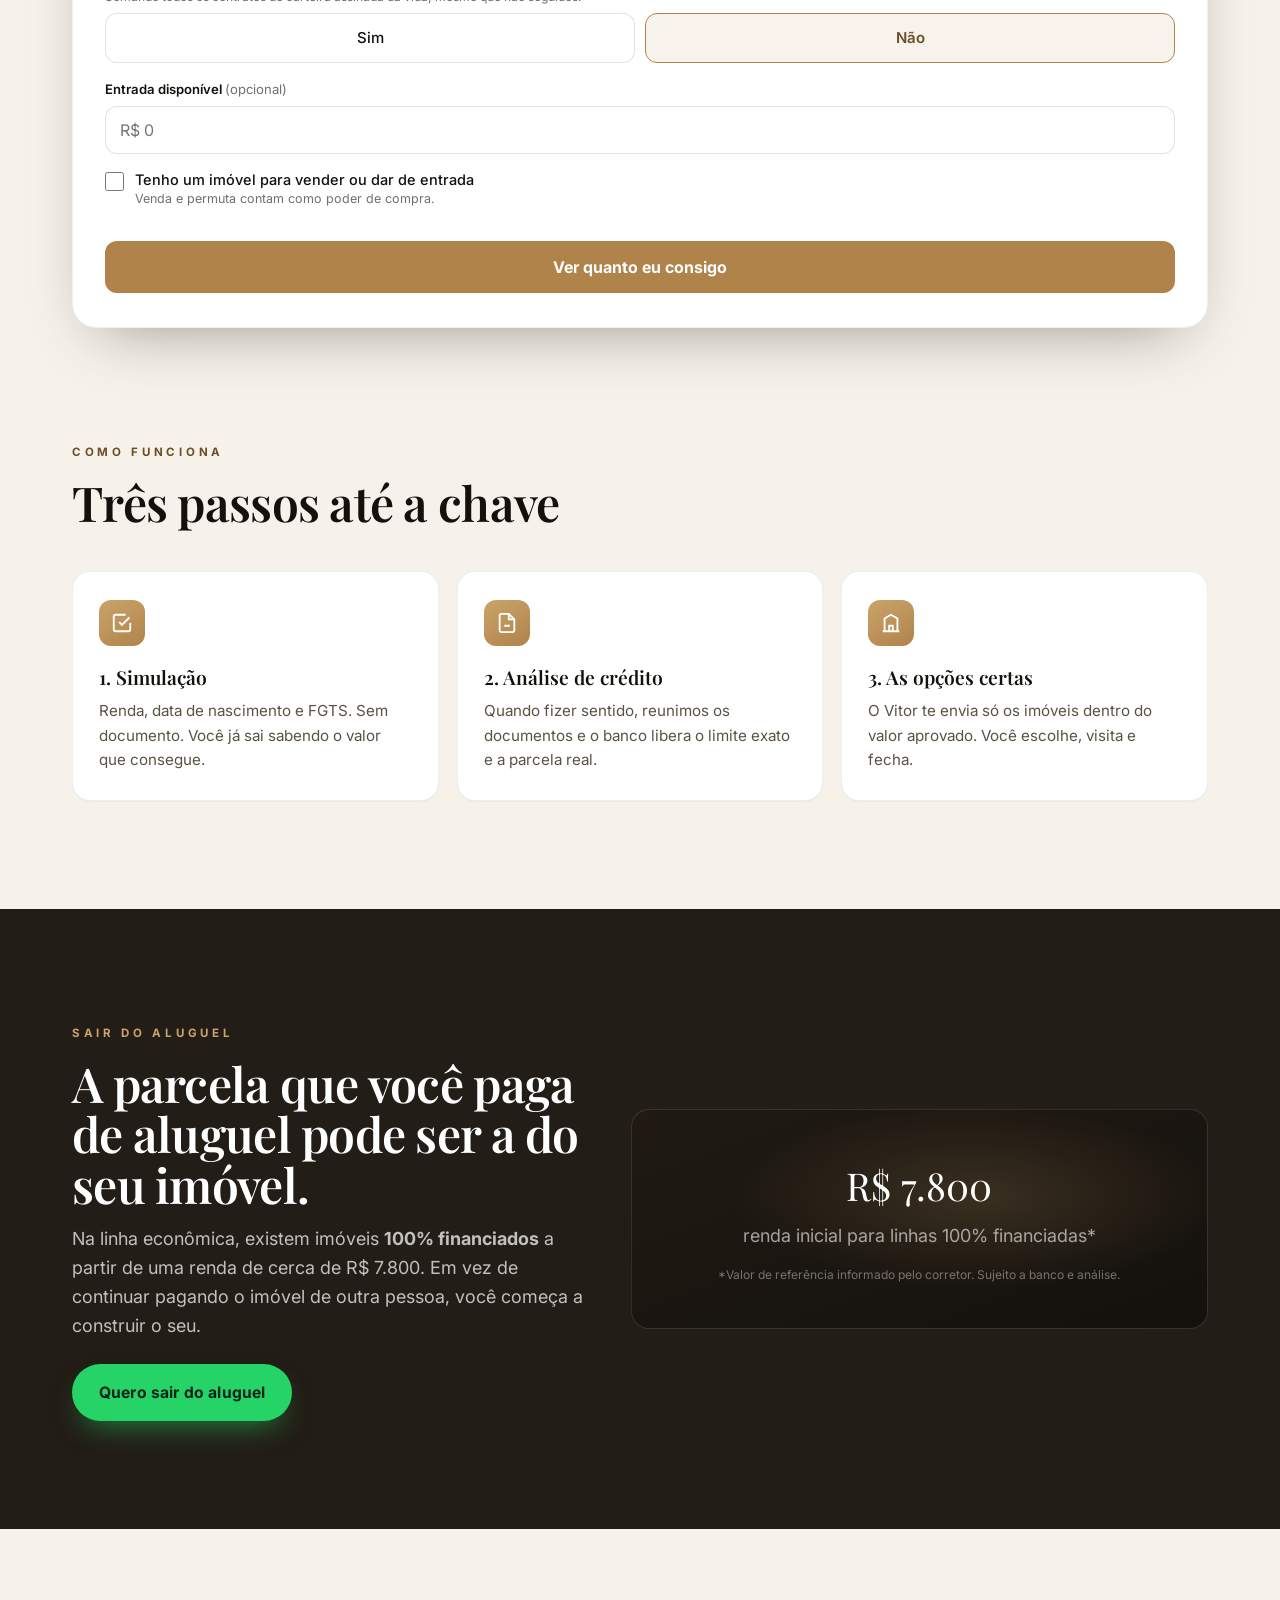
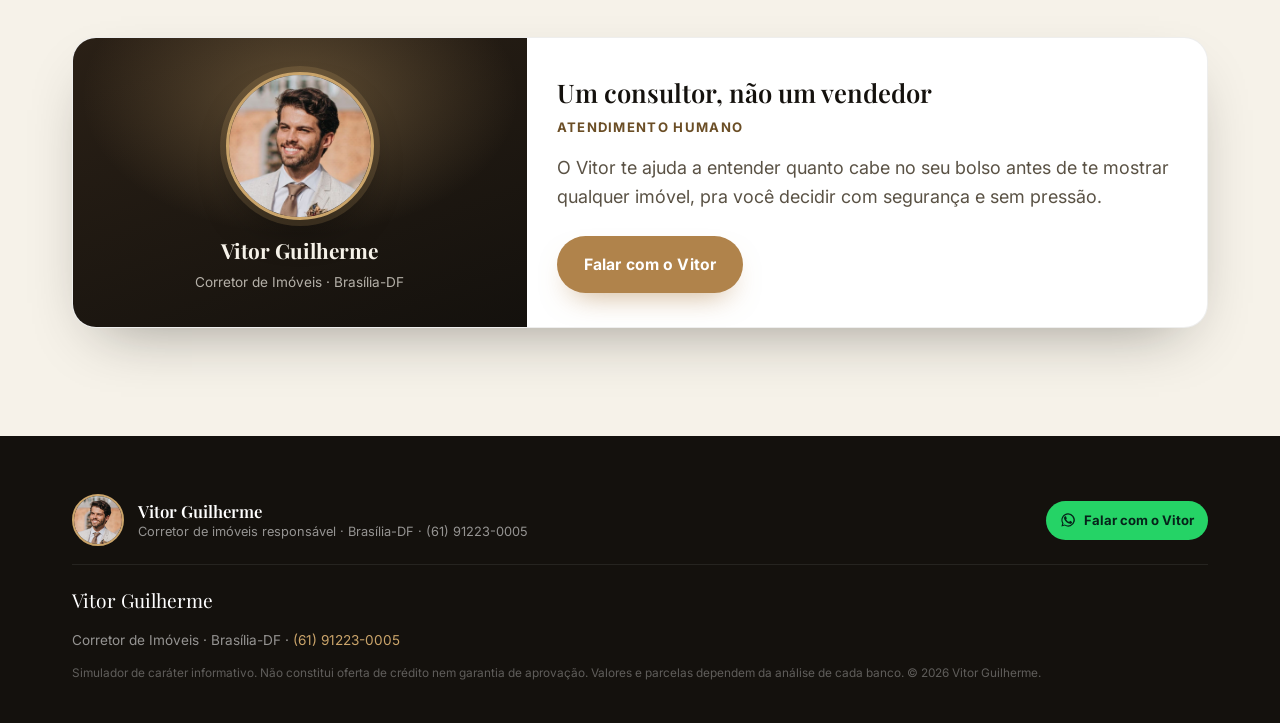
<file: simulador-financiamento/index.html>
<!DOCTYPE html>
<html lang="pt-BR">
<head>
<meta charset="UTF-8" />
<meta name="viewport" content="width=device-width, initial-scale=1.0" />
<title>Simule seu financiamento · Veja quanto você consegue 100% financiado, Vitor Guilherme</title>
<meta name="description" content="Preencha dados simples e veja, em 2 minutos, o valor de imóvel que você consegue 100% financiado. Sem documentos, sem compromisso. Corretor Vitor Guilherme, Brasília-DF." />
<meta property="og:title" content="Descubra quanto você financia, em 2 minutos" />
<meta property="og:description" content="Sem documentos. Só renda e alguns dados. Veja seu valor e as opções disponíveis." />
<link rel="preconnect" href="https://fonts.googleapis.com" />
<link rel="preconnect" href="https://fonts.gstatic.com" crossorigin />
<link href="https://fonts.googleapis.com/css2?family=Playfair+Display:ital,wght@0,400;0,500;0,600;0,700;0,800;0,900;1,400;1,500;1,600&family=Inter:wght@400;500;600;700;800&display=swap" rel="stylesheet" />
<link rel="stylesheet" href="../assets/styles.css?v=20260922e" />

<style id="sim-style">
/* Simulador — form completo (motor validado). Escopado, usa os tokens da LP. */
/* A LP transforma .sim .panel em 2 colunas (form | result) no desktop; aqui o
   form e o resultado ficam empilhados em coluna unica, com padding proprio. */
#simular .panel{display:block;padding:26px 22px}
@media(min-width:560px){#simular .panel{padding:34px 32px}}
.sim-form .field{margin-bottom:16px}
.sim-form label,.sim-form .legend{display:block;font-family:var(--font-body);font-size:.82rem;font-weight:600;margin-bottom:6px;color:var(--ink)}
.sim-form .opt{font-weight:400;opacity:.6}
.sim-form .hint{font-weight:400;opacity:.62;font-size:.76rem;display:block;margin:-2px 0 6px}
.sim-form input[type=text],.sim-form select{width:100%;padding:13px 14px;font-size:16px;font-family:var(--font-body);color:var(--ink);background:#fff;border:1px solid var(--line);border-radius:12px;appearance:none;transition:border-color .15s,box-shadow .15s}
.sim-form input:focus,.sim-form select:focus{outline:none;border-color:var(--bronze);box-shadow:0 0 0 3px rgba(176,131,75,.16)}
.sim-form select{background-image:url("data:image/svg+xml,%3Csvg xmlns='http://www.w3.org/2000/svg' width='12' height='8'%3E%3Cpath d='M1 1l5 5 5-5' stroke='%236b4e26' stroke-width='1.6' fill='none' stroke-linecap='round'/%3E%3C/svg%3E");background-repeat:no-repeat;background-position:right 14px center}
.sim-form .dateFb{display:block;min-height:15px;font-size:.76rem;font-weight:600;margin-top:6px;color:rgba(20,17,13,.55);transition:color .15s}
.sim-form .dateFb.ok{color:var(--bronze-ink)}
.sim-form .dateFb.warn{color:#9c2b2b}
.sim-form .pills{display:flex;gap:10px}
.sim-form .pills input{position:absolute;opacity:0;width:0;height:0}
.sim-form .pills label{flex:1;margin:0;text-align:center;padding:12px 8px;border:1px solid var(--line);border-radius:12px;background:#fff;cursor:pointer;font-weight:500;font-size:15px;transition:all .15s}
.sim-form .pills input:checked + label{border-color:var(--bronze);background:rgba(176,131,75,.1);color:var(--bronze-ink);font-weight:600}
.sim-form .check{display:flex;gap:11px;align-items:flex-start;cursor:pointer;margin:0}
.sim-form .check input{margin:2px 0 0;width:19px;height:19px;accent-color:var(--bronze);flex:0 0 auto}
.sim-form .check span{font-weight:500;font-size:14.5px;line-height:1.4}
.sim-form .check small{display:block;opacity:.6;font-weight:400;font-size:12.5px}
.sim-form hr.sep{border:none;border-top:1px solid var(--line);margin:18px 0}
.sim-form .btn-sim{width:100%;margin-top:18px;padding:16px;border:none;border-radius:12px;background:var(--bronze);color:#fff;font-size:16px;font-weight:700;font-family:var(--font-body);cursor:pointer;transition:background .15s,transform .06s}
.sim-form .btn-sim:hover{background:var(--bronze-ink)}
.sim-form .btn-sim:active{transform:translateY(1px)}
.sim-form .erro{color:#9c2b2b;font-size:13px;margin-top:10px}
#resultado{display:none;margin-top:20px}
#resultado.show{display:block;animation:simUp .35s var(--ease) both}
@keyframes simUp{from{opacity:0;transform:translateY(10px)}to{opacity:1;transform:none}}
#resultado .chip{display:inline-block;font-size:11px;letter-spacing:.1em;text-transform:uppercase;font-weight:700;color:var(--bronze-ink);background:rgba(176,131,75,.12);padding:5px 11px;border-radius:99px;margin-bottom:14px}
#resultado .valorLabel{font-size:13px;opacity:.65;margin:0 0 4px}
#resultado .valor{font-family:var(--font-disp);font-size:30px;line-height:1.15;letter-spacing:-.02em;margin:0;color:var(--ink)}
#resultado .valor .ate{opacity:.5;font-size:.62em}
#resultado .valorNota{font-size:12.5px;opacity:.65;margin:8px 0 0}
#resultado .grid{display:grid;grid-template-columns:1fr 1fr;gap:1px;background:var(--line);border:1px solid var(--line);border-radius:12px;overflow:hidden;margin:18px 0 0}
#resultado .grid > div{background:#fff;padding:13px 14px}
#resultado .grid dt{font-size:11.5px;opacity:.6;margin:0 0 3px}
#resultado .grid dd{margin:0;font-size:16px;font-weight:700;font-variant-numeric:tabular-nums}
#resultado .avisos{margin:16px 0 0;padding:0;list-style:none}
#resultado .avisos li{font-size:13px;opacity:.72;line-height:1.5;padding-left:16px;position:relative;margin-top:8px}
#resultado .avisos li::before{content:"•";position:absolute;left:0;color:var(--bronze)}
#resultado .nutricao{background:var(--cream-2);border:1px solid var(--line);border-radius:12px;padding:16px;margin-top:18px}
#resultado .nutricao p{margin:0 0 10px;font-size:14.5px}
#resultado .nutricao ul{margin:0;padding-left:18px;opacity:.78;font-size:13.5px}
#resultado .nutricao li{margin-bottom:5px}
#resultado .btn--wa{margin-top:20px}
#resultado .ctaNota{text-align:center;font-size:12.5px;opacity:.65;margin:10px 0 0}
#resultado .refazer{display:block;width:100%;margin-top:14px;padding:12px;background:none;border:1px solid var(--line);border-radius:12px;color:rgba(20,17,13,.6);font-family:var(--font-body);font-size:14px;cursor:pointer}
#resultado .refazer:hover{border-color:var(--bronze);color:var(--ink)}
</style>
</head>
<body>
<!-- Google Tag Manager (noscript) -->
<noscript><iframe src="https://www.googletagmanager.com/ns.html?id=GTM-543P3VS8" height="0" width="0" style="display:none;visibility:hidden"></iframe></noscript>

<header class="topbar">
  <a href="#" class="brand">Vitor Guilherme<small>Imóveis · Brasília-DF</small></a>
  <a class="top-cta" href="#simular">Simular agora</a>
</header>

<!-- HERO -->
<section class="hero" style="min-height:88svh">
  <div class="hero__bg placeholder" data-hero></div>
  <div class="hero__scrim"></div>
  <div class="hero__inner wrap">
    <div class="stagger">
      <span class="badge"><span class="dot"></span> Sem documentos · resposta em 2 minutos</span>
      <h1 class="display" style="max-width:18ch">Descubra quanto do seu imóvel dá pra financiar 100%.</h1>
      <p class="sub">Preencha alguns dados simples, sem documento, sem compromisso, e veja o valor de imóvel que cabe na sua renda. Depois eu te mando as opções disponíveis.</p>
      <div class="hero-actions">
        <a class="btn btn--bronze" href="#simular">Fazer minha simulação →</a>
        <a class="btn btn--ghost" data-wa data-wa-msg="Olá Vitor! Quero simular meu financiamento.">Prefiro falar direto</a>
      </div>
    </div>
  </div>
</section>

<!-- SIMULADOR -->
<section id="simular" class="sim section-pad">
  <div class="wrap">
    <span class="eyebrow reveal">Simulador rápido</span>
    <h2 class="section-title reveal" style="margin-top:12px">Sua simulação, sem burocracia</h2>
    <p class="lead reveal" style="margin:12px 0 34px">Uma estimativa inicial pelas regras que os bancos costumam usar — 30% da renda, prazo pela idade, FGTS e a linha econômica (MCMV Faixa 4). O valor exato o Vitor confirma com você na análise de crédito. O cálculo acontece no seu navegador; nada é armazenado.</p>
    <div class="panel reveal">
      <form class="sim-form" id="form" novalidate>
        <div class="field">
          <label for="tipoRenda">Tipo de renda</label>
          <select id="tipoRenda" name="tipoRenda">
            <option value="clt">CLT (carteira assinada)</option>
            <option value="servidor">Servidor público</option>
            <option value="aposentado">Aposentado ou pensionista</option>
            <option value="autonomo">Autônomo / profissional liberal</option>
            <option value="empresario">Empresário / PJ</option>
            <option value="informal">Renda informal</option>
          </select>
        </div>

        <div class="field">
          <label for="renda">Renda bruta mensal</label>
          <span class="hint">Valor antes dos descontos. Some a renda de quem vai comprar junto.</span>
          <input type="text" id="renda" name="renda" inputmode="numeric" autocomplete="off" placeholder="R$ 0">
        </div>

        <div class="field">
          <label for="nascimento">Data de nascimento</label>
          <span class="hint">Do comprador mais velho — é ela que define o prazo do financiamento.</span>
          <input type="text" id="nascimento" name="nascimento" inputmode="numeric"
                 autocomplete="bday" placeholder="DD/MM/AAAA" maxlength="10"
                 aria-describedby="nascFeedback">
          <span class="dateFb" id="nascFeedback" aria-live="polite"></span>
        </div>

        <hr class="sep">

        <div class="field">
          <span class="legend" id="lblFgts">Você tem 3 anos de trabalho com FGTS?</span>
          <span class="hint">Somando todos os contratos de carteira assinada da vida, mesmo que não seguidos.</span>
          <div class="pills" role="radiogroup" aria-labelledby="lblFgts">
            <input type="radio" id="fgtsSim" name="fgts" value="sim">
            <label for="fgtsSim">Sim</label>
            <input type="radio" id="fgtsNao" name="fgts" value="nao" checked>
            <label for="fgtsNao">Não</label>
          </div>
        </div>

        <div class="field" id="campoSaldo" hidden>
          <label for="saldoFgts">Saldo aproximado de FGTS</label>
          <input type="text" id="saldoFgts" name="saldoFgts" inputmode="numeric" autocomplete="off" placeholder="R$ 0">
        </div>

        <div class="field">
          <label for="entrada">Entrada disponível <span class="opt">(opcional)</span></label>
          <input type="text" id="entrada" name="entrada" inputmode="numeric" autocomplete="off" placeholder="R$ 0">
        </div>

        <div class="field">
          <label class="check" for="vendeImovel">
            <input type="checkbox" id="vendeImovel" name="vendeImovel">
            <span>Tenho um imóvel para vender ou dar de entrada
              <small>Venda e permuta contam como poder de compra.</small>
            </span>
          </label>
        </div>

        <button class="btn-sim" type="submit">Ver quanto eu consigo</button>
        <p class="erro" id="erro" role="alert" hidden></p>
      </form>

      <section id="resultado" aria-live="polite" tabindex="-1"></section>
    </div>

    <template id="tplWa">
      <svg width="19" height="19" viewBox="0 0 24 24" fill="currentColor" aria-hidden="true"><path d="M12.04 2C6.6 2 2.2 6.4 2.2 11.84c0 1.74.46 3.44 1.32 4.94L2 22l5.36-1.4a9.8 9.8 0 0 0 4.68 1.2h.01c5.43 0 9.84-4.4 9.84-9.84C21.89 6.4 17.48 2 12.04 2zm0 17.94h-.01a8.2 8.2 0 0 1-4.15-1.14l-.3-.18-3.08.8.83-3-.2-.31a8.13 8.13 0 0 1-1.25-4.35c0-4.5 3.67-8.16 8.17-8.16 2.18 0 4.23.85 5.77 2.4a8.1 8.1 0 0 1 2.39 5.77c0 4.5-3.67 8.17-8.17 8.17zm4.48-6.12c-.25-.12-1.45-.72-1.68-.8-.22-.08-.39-.12-.55.13-.16.24-.63.79-.77.95-.14.16-.28.18-.53.06-.25-.13-1.04-.38-1.98-1.22-.73-.65-1.23-1.46-1.37-1.7-.14-.25-.02-.38.11-.5.11-.11.25-.29.37-.44.12-.14.16-.25.25-.41.08-.17.04-.31-.02-.44-.06-.12-.55-1.33-.76-1.82-.2-.48-.4-.41-.55-.42h-.47c-.16 0-.42.06-.64.3-.22.25-.84.83-.84 2.01s.86 2.33.98 2.5c.12.16 1.7 2.6 4.12 3.64.58.25 1.03.4 1.38.51.58.19 1.11.16 1.52.1.47-.07 1.45-.59 1.65-1.17.2-.57.2-1.06.14-1.16-.06-.1-.22-.16-.47-.28z"/></svg>
    </template>
  </div>
</section>

<!-- COMO FUNCIONA -->
<section class="section-pad" style="padding-top:0">
  <div class="wrap">
    <span class="eyebrow reveal">Como funciona</span>
    <h2 class="section-title reveal" style="margin-top:12px">Três passos até a chave</h2>
    <div class="feats">
      <div class="feat reveal">
        <div class="ico"><svg viewBox="0 0 24 24" fill="none" stroke="currentColor" stroke-width="2"><path d="M9 11l3 3 8-8"/><path d="M21 12v7a2 2 0 0 1-2 2H5a2 2 0 0 1-2-2V5a2 2 0 0 1 2-2h11"/></svg></div>
        <h3>1. Simulação</h3>
        <p>Renda, data de nascimento e FGTS. Sem documento. Você já sai sabendo o valor que consegue.</p>
      </div>
      <div class="feat reveal">
        <div class="ico"><svg viewBox="0 0 24 24" fill="none" stroke="currentColor" stroke-width="2"><path d="M14 2H6a2 2 0 0 0-2 2v16a2 2 0 0 0 2 2h12a2 2 0 0 0 2-2V8z"/><path d="M14 2v6h6M9 15h6"/></svg></div>
        <h3>2. Análise de crédito</h3>
        <p>Quando fizer sentido, reunimos os documentos e o banco libera o limite exato e a parcela real.</p>
      </div>
      <div class="feat reveal">
        <div class="ico"><svg viewBox="0 0 24 24" fill="none" stroke="currentColor" stroke-width="2"><path d="M3 21h18M5 21V7l7-4 7 4v14M10 21v-6h4v6"/></svg></div>
        <h3>3. As opções certas</h3>
        <p>O Vitor te envia só os imóveis dentro do valor aprovado. Você escolhe, visita e fecha.</p>
      </div>
    </div>
  </div>
</section>

<!-- PROVA / ÂNCORA -->
<section class="loc section-pad">
  <div class="wrap cols">
    <div class="reveal">
      <span class="eyebrow on-dark">Sair do aluguel</span>
      <h2 class="section-title" style="color:#fff;margin-top:12px">A parcela que você paga de aluguel pode ser a do seu imóvel.</h2>
      <p style="color:rgba(255,255,255,.72);margin-top:16px">Na linha econômica, existem imóveis <strong>100% financiados</strong> a partir de uma renda de cerca de R$ 7.800. Em vez de continuar pagando o imóvel de outra pessoa, você começa a construir o seu.</p>
      <a class="btn btn--wa" style="margin-top:24px" data-wa data-wa-msg="Olá Vitor! Quero sair do aluguel. Dá pra simular um imóvel 100% financiado?">Quero sair do aluguel</a>
    </div>
    <div class="reveal">
      <div class="map" style="min-height:220px">
        <div>
          <div style="font-family:var(--font-disp);font-size:2.4rem;color:#fff">R$ 7.800</div>
          <div style="color:rgba(255,255,255,.6);margin-top:6px">renda inicial para linhas 100% financiadas*</div>
          <div style="color:rgba(255,255,255,.4);font-size:.75rem;margin-top:14px">*Valor de referência informado pelo corretor. Sujeito a banco e análise.</div>
        </div>
      </div>
    </div>
  </div>
</section>

<!-- CORRETOR -->
<section class="broker section-pad">
  <div class="wrap">
    <div class="card reveal">
      <div class="photo"><div><img class="avatar avatar--img" src="../assets/img/vitor.jpg" alt="Vitor Guilherme, corretor de imóveis em Brasília" width="148" height="148" /><strong style="font-family:var(--font-disp);font-size:1.3rem">Vitor Guilherme</strong><div style="opacity:.7;font-size:.85rem;margin-top:4px">Corretor de Imóveis · Brasília-DF</div></div></div>
      <div class="body">
        <div class="name">Um consultor, não um vendedor</div>
        <div class="role">Atendimento humano</div>
        <p>O Vitor te ajuda a entender quanto cabe no seu bolso antes de te mostrar qualquer imóvel, pra você decidir com segurança e sem pressão.</p>
        <a class="btn btn--bronze" data-wa data-wa-msg="Olá Vitor! Quero conversar sobre financiamento.">Falar com o Vitor</a>
      </div>
    </div>
  </div>
</section>

<footer class="ft">
  <div class="wrap row"><div class="ft-broker"><img src="../assets/img/vitor-320.jpg" alt="Vitor Guilherme" width="52" height="52" /><div class="who"><b>Vitor Guilherme</b><span>Corretor de imóveis responsável · Brasília-DF · (61) 91223-0005</span></div><a class="ft-wa" data-wa data-wa-msg="Olá Vitor! Vi sua página e quero falar com você."><svg viewBox="0 0 24 24" fill="currentColor"><path d="M17.5 14.4c-.3-.2-1.7-.9-2-1-.3-.1-.5-.2-.7.1-.2.3-.7 1-.9 1.2-.2.2-.3.2-.6.1-1.7-.9-2.9-1.6-4-3.5-.3-.5.3-.5.8-1.6.1-.2 0-.4 0-.5 0-.2-.7-1.6-.9-2.2-.2-.6-.5-.5-.7-.5h-.6c-.2 0-.5.1-.8.4-.3.3-1 1-1 2.5s1.1 2.9 1.2 3.1c.2.2 2.1 3.2 5.1 4.5 1.9.8 2.6.9 3.5.8.6-.1 1.7-.7 1.9-1.4.2-.7.2-1.2.2-1.4-.1-.1-.3-.2-.6-.4z"/><path d="M12 2a10 10 0 0 0-8.6 15l-1.3 4.7 4.8-1.3A10 10 0 1 0 12 2zm0 18.2c-1.5 0-3-.4-4.3-1.2l-.3-.2-2.9.8.8-2.8-.2-.3A8.2 8.2 0 1 1 12 20.2z"/></svg> Falar com o Vitor</a></div>
    <div class="brand">Vitor Guilherme</div>
    <div>Corretor de Imóveis · Brasília-DF · <a data-wa data-wa-msg="Olá Vitor!">(61) 91223-0005</a></div>
    <div class="disclaimer">Simulador de caráter informativo. Não constitui oferta de crédito nem garantia de aprovação. Valores e parcelas dependem da análise de cada banco. © <span data-year>2026</span> Vitor Guilherme.</div>
  </div>
</footer>

<a class="wa-fab" data-wa data-wa-msg="Olá Vitor! Quero simular meu financiamento." aria-label="WhatsApp">
  <svg viewBox="0 0 24 24" fill="currentColor"><path d="M17.5 14.4c-.3-.2-1.7-.9-2-1-.3-.1-.5-.2-.7.1-.2.3-.7 1-.9 1.2-.2.2-.3.2-.6.1-1.7-.9-2.9-1.6-4-3.5-.3-.5.3-.5.8-1.6.1-.2 0-.4 0-.5 0-.2-.7-1.6-.9-2.2-.2-.6-.5-.5-.7-.5h-.6c-.2 0-.5.1-.8.4-.3.3-1 1-1 2.5s1.1 2.9 1.2 3.1c.2.2 2.1 3.2 5.1 4.5 1.9.8 2.6.9 3.5.8.6-.1 1.7-.7 1.9-1.4.2-.7.2-1.2.2-1.4-.1-.1-.3-.2-.6-.4z"/><path d="M12 2a10 10 0 0 0-8.6 15l-1.3 4.7 4.8-1.3A10 10 0 1 0 12 2zm0 18.2c-1.5 0-3-.4-4.3-1.2l-.3-.2-2.9.8.8-2.8-.2-.3A8.2 8.2 0 1 1 12 20.2z"/></svg>
</a>
<script src="../assets/app.js?v=20260922e"></script>
<script type="module">
/* MOTOR:INICIO */
/**
 * motor.js — motor de simulação de financiamento imobiliário + qualificação de lead.
 *
 * ES module, JavaScript puro, ZERO dependências. Roda no browser (LP) e no Node (testes).
 * Fonte das regras: MECANISMOS.md (pesquisa dos simuladores) + REGRAS-VITOR.md (regras do corretor).
 *
 * =====================  PREMISSAS DE TAXA E DE CÁLCULO  =====================
 *
 * 1) TAXA DE JUROS — não existe "a" taxa: depende de banco, relacionamento e modalidade.
 *    Pesquisa de mercado (jul/2026): Caixa taxa balcão SBPE a partir de ~11,19% a.a. + TR;
 *    Caixa/Itaú/Bradesco/Santander competindo na banda 9,3% – 12% a.a.
 *    Adotamos, seguindo o atalho de UX da apto.vc ("taxa de juros + seguro" num número só):
 *      - TAXA_OTIMISTA     =  9,99% a.a.  -> teto da faixa (melhor banco / bom relacionamento)
 *      - TAXA_REFERENCIA   = 10,99% a.a.  -> número central usado no poder de compra
 *      - TAXA_CONSERVADORA = 11,99% a.a.  -> (documentada; o piso da faixa vem da regra do Vítor)
 *    A taxa já embute, de forma aproximada, seguros MIP/DFI e taxa de administração — por isso
 *    NÃO somamos seguros separadamente.
 *
 * 2) SISTEMA DE AMORTIZAÇÃO — PRICE (prestação constante). É o cenário que financia MAIS para a
 *    mesma renda. SAC (padrão Caixa) exigiria renda maior no início; por isso o piso da faixa
 *    usa a regra empírica do Vítor, que é mais dura que o PRICE e cobre o caso SAC.
 *
 * 3) REGRA-DO-VÍTOR — "a primeira prestação fica entre 0,8% e 1,2% do valor financiado,
 *    varia por banco". Invertida: financiado = parcela / 0,012 (piso) .. parcela / 0,008 (teto).
 *
 * 4) COMPROMETIMENTO DE RENDA — 30% da renda bruta familiar (Caixa/BB e o próprio Vítor).
 *    Obs.: o exemplo numérico do Vítor (9.600 de parcela p/ renda 28.800) equivale a 33,3%.
 *    Ficamos com 30% de propósito: erra para menos, nunca para mais.
 *
 * 5) PRAZO — idade do proponente + prazo <= 80 anos, teto de 420 meses (35 anos).
 *    A Caixa usa 80 anos e 6 meses; usamos 80 "cheio" por conservadorismo.
 *
 * 6) FGTS — só entra no poder de compra com >= 3 anos de trabalho sob regime FGTS (somando
 *    vínculos). Restrições adicionais (imóvel residencial urbano, não possuir outro imóvel na
 *    região, teto do SFH de R$ 1,5 mi) viram ALERTAS, não bloqueios — quem decide é o banco na
 *    análise de crédito (etapa 2 do fluxo do Vítor).
 *
 * 7) ESTA SIMULAÇÃO NÃO É PROPOSTA DE CRÉDITO. É a etapa 1 do Vítor ("noção rápida"), sem
 *    documentos, sem consulta a bureau, sem enquadramento por município.
 * ============================================================================
 */

// ---------------------------------------------------------------------------
// Constantes de regra (mexer aqui, não no meio do código)
// ---------------------------------------------------------------------------

const PREMISSAS = Object.freeze({
  COMPROMETIMENTO_RENDA: 0.30,

  TAXA_OTIMISTA: 0.0999,
  TAXA_REFERENCIA: 0.1099,
  TAXA_CONSERVADORA: 0.1199,

  // Regra-do-Vítor: primeira prestação como % do valor financiado.
  PCT_PARCELA_MIN: 0.008, // banco "barato"  -> financia mais
  PCT_PARCELA_MAX: 0.012, // banco "caro"    -> financia menos (piso da faixa)

  PRAZO_MAX_MESES: 420,
  IDADE_LIMITE_ANOS: 80, // idade + prazo <= 80
  IDADE_MINIMA_ANOS: 18,

  // Decisão Guilherme 27/07/2026: cenário de trabalho conservador p/ alto padrão.
  // Financia 70% -> entrada mínima sugerida de 30%. Os 80% do exemplo antigo do
  // Vítor ficam como teto otimista (LTV_TETO), não como base de comunicação.
  LTV_REFERENCIA: 0.70,
  LTV_TETO: 0.80,

  // MCMV 2026 (Faixa 4 criada em 2026). O PLANO.md citava ~12k/~500k, parâmetros pré-2026.
  LIMITE_RENDA_MCMV: 13000,
  TETO_IMOVEL_MCMV: 600000,

  TETO_SFH: 1500000, // acima disso, FGTS não pode ser usado

  // Régua de qualificação.
  // Decisão Guilherme 30/07/2026 — PIVÔ ECONÔMICO-PRIMEIRO: reintroduz a linha
  // econômica (MCMV Faixa 4, NEXUS/NEXT) como público-alvo principal, ao lado do
  // alto padrão e da permuta. Abaixo de RENDA_MINIMA_ECONOMICO, sem permuta, é nutrição.
  PODER_COMPRA_ALTO_PADRAO: 800000,
  RENDA_MINIMA_ECONOMICO: 7800,

  ANOS_FGTS_EXIGIDOS: 3,
});

/**
 * Fator multiplicador aplicado sobre a renda declarada para estimar a renda que o banco
 * efetivamente considera. Renda formal entra inteira; renda sem holerite sofre deságio na mesa
 * de crédito (média de extratos, DECORE, etc.).
 * OBS: este fator afeta a CAPACIDADE DE PARCELA, não a régua de qualificação — a régua usa a
 * renda bruta declarada, como o Vítor enuncia ("a partir de R$ 7.800").
 */
const FATOR_TIPO_RENDA = Object.freeze({
  clt: 1.0,
  servidor: 1.0,
  aposentado: 1.0,
  autonomo: 0.9,
  empresario: 0.9,
  informal: 0.8,
});

// ---------------------------------------------------------------------------
// Helpers puros
// ---------------------------------------------------------------------------

/** Converte taxa efetiva anual em taxa efetiva mensal. */
function taxaMensal(taxaAnual) {
  return Math.pow(1 + taxaAnual, 1 / 12) - 1;
}

/**
 * Valor presente de uma série de parcelas constantes (Tabela PRICE).
 * PV = PMT * (1 - (1 + i)^-n) / i
 */
function valorPresentePrice(parcela, taxaAnual, meses) {
  if (!(parcela > 0) || !(meses > 0)) return 0;
  const i = taxaMensal(taxaAnual);
  if (i <= 0) return parcela * meses;
  return parcela * (1 - Math.pow(1 + i, -meses)) / i;
}

/** Parcela PRICE para um valor presente. Inverso de valorPresentePrice. */
function parcelaPrice(valorFinanciado, taxaAnual, meses) {
  if (!(valorFinanciado > 0) || !(meses > 0)) return 0;
  const i = taxaMensal(taxaAnual);
  if (i <= 0) return valorFinanciado / meses;
  return valorFinanciado * i / (1 - Math.pow(1 + i, -meses));
}

function paraData(valor) {
  if (valor instanceof Date) return new Date(valor.getTime());
  if (typeof valor === 'string') {
    const iso = /^(\d{4})-(\d{2})-(\d{2})/.exec(valor.trim());
    if (iso) return new Date(Number(iso[1]), Number(iso[2]) - 1, Number(iso[3]));
    const br = /^(\d{2})\/(\d{2})\/(\d{4})$/.exec(valor.trim());
    if (br) return new Date(Number(br[3]), Number(br[2]) - 1, Number(br[1]));
    const d = new Date(valor);
    return isNaN(d.getTime()) ? null : d;
  }
  return null;
}

/** Idade em meses completos entre nascimento e a data de referência. */
function idadeEmMeses(dataNascimento, dataReferencia) {
  const nasc = paraData(dataNascimento);
  const ref = paraData(dataReferencia) || new Date();
  if (!nasc) return null;
  let meses = (ref.getFullYear() - nasc.getFullYear()) * 12 + (ref.getMonth() - nasc.getMonth());
  if (ref.getDate() < nasc.getDate()) meses -= 1;
  return meses;
}

function num(v) {
  if (typeof v === 'number') return isFinite(v) ? v : 0;
  if (typeof v === 'string') {
    const limpo = v.replace(/[^\d,.-]/g, '').replace(/\.(?=\d{3}\b)/g, '').replace(',', '.');
    const n = parseFloat(limpo);
    return isFinite(n) ? n : 0;
  }
  return 0;
}

const brl = (v) => v.toLocaleString('pt-BR', { style: 'currency', currency: 'BRL', maximumFractionDigits: 0 });
const arredondaMil = (v) => Math.round(v / 1000) * 1000;
const arredonda2 = (v) => Math.round(v * 100) / 100;

// ---------------------------------------------------------------------------
// Motor
// ---------------------------------------------------------------------------

/**
 * @param {Object} input
 * @param {number} input.rendaBruta        Renda bruta familiar mensal (R$).
 * @param {string|Date} input.dataNascimento  Proponente mais velho ('YYYY-MM-DD' ou 'DD/MM/YYYY').
 * @param {boolean} [input.temFgts3Anos]   Tem >= 3 anos de trabalho sob regime FGTS?
 * @param {number}  [input.saldoFgts]      Saldo aproximado de FGTS (R$).
 * @param {string}  [input.tipoRenda]      clt|servidor|aposentado|autonomo|empresario|informal.
 * @param {number}  [input.entradaDisponivel] Recursos próprios para entrada (R$).
 * @param {boolean} [input.vendeOutroImovel]  Tem imóvel para vender/dar de entrada.
 * @param {string|Date} [input.dataReferencia] Só para testes determinísticos (default: hoje).
 * @returns {Object} resultado da simulação + qualificação.
 */
function simular(input = {}) {
  const {
    rendaBruta,
    dataNascimento,
    temFgts3Anos = false,
    saldoFgts = 0,
    tipoRenda = 'clt',
    entradaDisponivel = 0,
    vendeOutroImovel = false,
    dataReferencia,
  } = input;

  const P = PREMISSAS;
  const alertas = [];
  const erros = [];

  const renda = num(rendaBruta);
  const entrada = Math.max(0, num(entradaDisponivel));
  const fgtsBruto = Math.max(0, num(saldoFgts));

  if (!(renda > 0)) erros.push('Informe a renda bruta mensal.');

  const meses = idadeEmMeses(dataNascimento, dataReferencia);
  if (meses === null) erros.push('Informe uma data de nascimento válida.');

  const idadeAnos = meses === null ? null : Math.floor(meses / 12);
  if (idadeAnos !== null && idadeAnos < P.IDADE_MINIMA_ANOS) {
    erros.push('É necessário ter pelo menos 18 anos para financiar.');
  }

  // --- Prazo: idade + prazo <= 80 anos, teto 420 meses ---------------------
  let prazoMeses = 0;
  if (meses !== null) {
    prazoMeses = Math.min(P.PRAZO_MAX_MESES, Math.max(0, P.IDADE_LIMITE_ANOS * 12 - meses));
  }
  if (idadeAnos !== null && idadeAnos >= P.IDADE_LIMITE_ANOS) {
    alertas.push('Pela idade, os bancos não concedem prazo de financiamento — a rota é compra à vista, consórcio ou financiamento em nome de um familiar mais novo.');
  } else if (prazoMeses > 0 && prazoMeses < P.PRAZO_MAX_MESES) {
    alertas.push(`Prazo limitado a ${prazoMeses} meses pela regra "idade + prazo ≤ ${P.IDADE_LIMITE_ANOS} anos". Um comprador mais novo no contrato aumenta o valor financiável.`);
  }

  // --- Capacidade de parcela ------------------------------------------------
  const fator = FATOR_TIPO_RENDA[tipoRenda] ?? 1.0;
  const rendaConsiderada = renda * fator;
  const parcelaMaxima = arredonda2(rendaConsiderada * P.COMPROMETIMENTO_RENDA);
  if (fator < 1) {
    alertas.push('Renda sem carteira assinada costuma sofrer deságio na análise do banco — a simulação já considera isso.');
  }

  // --- Valor financiável: faixa (Vítor 1,2% .. PRICE otimista / 0,8%) ------
  const pisoVitor = parcelaMaxima / P.PCT_PARCELA_MAX;              // banco caro
  const tetoVitor = parcelaMaxima / P.PCT_PARCELA_MIN;              // banco barato
  const priceRef = valorPresentePrice(parcelaMaxima, P.TAXA_REFERENCIA, prazoMeses);
  const priceOtimista = valorPresentePrice(parcelaMaxima, P.TAXA_OTIMISTA, prazoMeses);

  const semPrazo = prazoMeses <= 0;
  const finMin = semPrazo ? 0 : arredondaMil(Math.min(pisoVitor, priceRef));
  const finRef = semPrazo ? 0 : arredondaMil(priceRef);
  const finMax = semPrazo ? 0 : arredondaMil(Math.min(tetoVitor, priceOtimista));

  const financiavel = { min: finMin, referencia: finRef, max: Math.max(finMax, finRef) };

  // --- FGTS -----------------------------------------------------------------
  const fgtsUtilizavel = temFgts3Anos ? fgtsBruto : 0;
  if (!temFgts3Anos && fgtsBruto > 0) {
    alertas.push(`Sem ${P.ANOS_FGTS_EXIGIDOS} anos de trabalho sob regime FGTS (somando todos os vínculos), o saldo não pode ser usado na compra — por isso ele não entrou na conta.`);
  }

  const recursosProprios = entrada + fgtsUtilizavel;

  // --- Poder de compra ------------------------------------------------------
  const poderDeCompra = {
    min: arredondaMil(financiavel.min + recursosProprios),
    referencia: arredondaMil(financiavel.referencia + recursosProprios),
    max: arredondaMil(financiavel.max + recursosProprios),
  };

  if (fgtsUtilizavel > 0 && poderDeCompra.referencia > P.TETO_SFH) {
    alertas.push('Acima do teto do SFH (R$ 1,5 milhão) o FGTS não pode ser usado na compra — nessa faixa ele serve só como reserva.');
  }

  // --- Enquadramento ----------------------------------------------------------
  // Precisa vir antes da entrada mínima: no modo MCMV (renda ≤ 13k e poder de
  // compra ≤ 600k, teto Faixa 4 2026) o financiamento pode chegar a 100% do
  // imóvel na linha econômica — não há "entrada mínima sugerida" nesse modo.
  let enquadramento;
  if (vendeOutroImovel || poderDeCompra.referencia >= P.PODER_COMPRA_ALTO_PADRAO) {
    enquadramento = 'alto_padrao';
  } else if (renda <= P.LIMITE_RENDA_MCMV && poderDeCompra.referencia <= P.TETO_IMOVEL_MCMV) {
    enquadramento = 'mcmv_possivel';
  } else {
    enquadramento = 'sbpe';
  }
  const mcmvMode = enquadramento === 'mcmv_possivel';

  // Entrada mínima sugerida pelo LTV de referência (70%) — só se aplica fora do
  // modo MCMV. Decisão 30/07/2026: LTV 70% fica restrito ao caminho alto padrão
  // / SBPE; na linha econômica MCMV Faixa 4, LTV pode chegar a 100%, sem entrada.
  const entradaMinimaSugerida = mcmvMode ? 0 : arredondaMil(poderDeCompra.referencia * (1 - P.LTV_REFERENCIA));
  if (!mcmvMode && !vendeOutroImovel && recursosProprios < entradaMinimaSugerida && poderDeCompra.referencia > 0) {
    alertas.push(`Os bancos costumam financiar até ${Math.round(P.LTV_REFERENCIA * 100)}% do imóvel. Para um imóvel nessa faixa, o ideal é ter cerca de ${brl(entradaMinimaSugerida)} entre entrada e FGTS.`);
  }

  // --- Qualificação -------------------------------------------------------
  // Decisão Guilherme 30/07/2026 — PIVÔ ECONÔMICO-PRIMEIRO: qualificado se
  // permuta OU poder de compra ≥ 800k (alto padrão) OU renda ≥ 7.800 (linha
  // econômica MCMV Faixa 4, 100% financiada — agora é o público-alvo principal).
  let qualificacao;
  let segmento_lead;
  let motivo;
  if (vendeOutroImovel) {
    qualificacao = 'qualificado';
    segmento_lead = 'permuta';
    motivo = 'Tem imóvel para vender ou dar de entrada — qualifica por patrimônio (compra à vista ou permuta), independente da renda.';
  } else if (poderDeCompra.referencia >= P.PODER_COMPRA_ALTO_PADRAO) {
    qualificacao = 'qualificado';
    segmento_lead = 'alto_padrao';
    motivo = `Poder de compra estimado de ${brl(poderDeCompra.referencia)} — dentro da carteira alto padrão (R$ 800 mil a R$ 4 milhões).`;
  } else if (renda >= P.RENDA_MINIMA_ECONOMICO) {
    qualificacao = 'qualificado';
    segmento_lead = 'economico';
    motivo = 'Renda dentro da linha econômica 100% financiada (a partir de R$ 7.800) — pode se enquadrar no Minha Casa Minha Vida Faixa 4, sem entrada.';
  } else {
    qualificacao = 'nao_qualificado';
    segmento_lead = null;
    motivo = 'Renda abaixo de R$ 7.800 e sem imóvel para troca — ainda fora da linha econômica e do alto padrão. Caminho: compor renda com cônjuge/família, usar FGTS ou juntar uma entrada.';
  }

  return {
    ok: erros.length === 0,
    erros,
    entrada: {
      rendaBruta: renda,
      tipoRenda,
      fatorTipoRenda: fator,
      rendaConsiderada: arredonda2(rendaConsiderada),
      dataNascimento: dataNascimento ?? null,
      temFgts3Anos: !!temFgts3Anos,
      saldoFgts: fgtsBruto,
      entradaDisponivel: entrada,
      vendeOutroImovel: !!vendeOutroImovel,
    },
    idadeAnos,
    idadeMeses: meses,
    prazoMeses,
    prazoAnos: Math.floor(prazoMeses / 12),
    parcelaMaxima,
    parcelaEstimada: parcelaMaxima, // parcela cheia a 30% da renda é a estimativa exibida
    financiavel,
    fgtsUtilizavel,
    recursosProprios,
    poderDeCompra,
    entradaMinimaSugerida,
    enquadramento,
    qualificacao,
    segmento_lead,
    motivo,
    alertas,
    premissas: {
      comprometimentoRenda: P.COMPROMETIMENTO_RENDA,
      taxaAnualReferencia: P.TAXA_REFERENCIA,
      taxaAnualOtimista: P.TAXA_OTIMISTA,
      taxaAnualConservadora: P.TAXA_CONSERVADORA,
      sistemaAmortizacao: 'PRICE',
      regraVitorPctParcela: [P.PCT_PARCELA_MIN, P.PCT_PARCELA_MAX],
      idadeLimiteAnos: P.IDADE_LIMITE_ANOS,
      prazoMaxMeses: P.PRAZO_MAX_MESES,
    },
  };
}

/** Faixa de renda em texto, para a mensagem do WhatsApp (não expõe o valor exato). */
function faixaDeRenda(renda) {
  const r = num(renda);
  if (r < 5000) return 'até R$ 5 mil';
  if (r < 7800) return 'R$ 5 mil a R$ 7,8 mil';
  if (r < 12000) return 'R$ 7,8 mil a R$ 12 mil';
  if (r < 18000) return 'R$ 12 mil a R$ 18 mil';
  if (r < 25000) return 'R$ 18 mil a R$ 25 mil';
  if (r < 35000) return 'R$ 25 mil a R$ 35 mil';
  if (r < 50000) return 'R$ 35 mil a R$ 50 mil';
  return 'acima de R$ 50 mil';
}
/* MOTOR:FIM */
// ==========================================================================
// UI — tudo client-side, nada sai do navegador.
// ==========================================================================
const WHATSAPP = '556191223005';

const $ = (id) => document.getElementById(id);
const brlUI = (v) => v.toLocaleString('pt-BR', { style: 'currency', currency: 'BRL', maximumFractionDigits: 0 });

/** Cria um elemento sem usar innerHTML (nada de HTML vindo de string). */
function el(tag, opts, ...filhos) {
  const n = document.createElement(tag);
  const o = opts || {};
  if (o.class) n.className = o.class;
  if (o.text !== undefined) n.textContent = o.text;
  if (o.attrs) for (const [k, v] of Object.entries(o.attrs)) n.setAttribute(k, v);
  for (const f of filhos) if (f) n.append(f);
  return n;
}


/* --- máscara de moeda (só dígitos -> R$ 0.000) --- */
function mascaraMoeda(campo) {
  campo.addEventListener('input', () => {
    const digitos = campo.value.replace(/\D/g, '');
    campo.value = digitos ? brlUI(Number(digitos)) : '';
  });
}
['renda', 'saldoFgts', 'entrada'].forEach((id) => mascaraMoeda($(id)));
const lerMoeda = (id) => Number(($(id).value || '').replace(/\D/g, '')) || 0;

/* --- data de nascimento: máscara DD/MM/AAAA + idade calculada ao vivo ---
   Substitui o <input type="date"> nativo (picker abre no ano atual, exige rolar
   décadas p/ uma data de nascimento). Teclado numérico, formatação automática,
   e devolve a idade — que é justamente o que define o prazo do financiamento.
   O motor aceita 'DD/MM/AAAA' via paraData(), então o value já sai pronto. */
(function mascaraData() {
  const campo = $('nascimento');
  const fb = $('nascFeedback');

  const dataValida = (dd, mm, aaaa) => {
    const d = new Date(aaaa, mm - 1, dd);
    return d.getFullYear() === aaaa && d.getMonth() === mm - 1 && d.getDate() === dd;
  };
  const calculaIdade = (dd, mm, aaaa) => {
    const hoje = new Date();
    let anos = hoje.getFullYear() - aaaa;
    const m = hoje.getMonth() - (mm - 1);
    if (m < 0 || (m === 0 && hoje.getDate() < dd)) anos -= 1;
    return anos;
  };

  campo.addEventListener('input', () => {
    const dig = campo.value.replace(/\D/g, '').slice(0, 8);
    let out = dig;
    if (dig.length > 4) out = dig.slice(0, 2) + '/' + dig.slice(2, 4) + '/' + dig.slice(4);
    else if (dig.length > 2) out = dig.slice(0, 2) + '/' + dig.slice(2);
    campo.value = out;

    fb.className = 'dateFb';
    fb.textContent = '';
    if (dig.length < 8) return;

    const dd = +dig.slice(0, 2), mm = +dig.slice(2, 4), aaaa = +dig.slice(4, 8);
    if (!dataValida(dd, mm, aaaa)) {
      fb.textContent = 'Data inválida — confira o dia e o mês.';
      fb.classList.add('warn');
      return;
    }
    const idade = calculaIdade(dd, mm, aaaa);
    if (idade < 0 || idade > 110) {
      fb.textContent = 'Confira o ano de nascimento.';
      fb.classList.add('warn');
      return;
    }
    if (idade < 18) {
      fb.textContent = `${idade} anos — é preciso ter 18 anos para financiar.`;
      fb.classList.add('warn');
      return;
    }
    fb.textContent = `✓ ${idade} anos`;
    fb.classList.add('ok');
  });
})();

/* --- FGTS: o saldo só aparece quando "Sim" --- */
function alternaSaldo() {
  const sim = $('fgtsSim').checked;
  $('campoSaldo').hidden = !sim;
  if (!sim) $('saldoFgts').value = '';
}
$('fgtsSim').addEventListener('change', alternaSaldo);
$('fgtsNao').addEventListener('change', alternaSaldo);

/* --- submit --- */
$('form').addEventListener('submit', (ev) => {
  ev.preventDefault();
  const erro = $('erro');
  erro.hidden = true;

  const r = simular({
    rendaBruta: lerMoeda('renda'),
    dataNascimento: $('nascimento').value,
    tipoRenda: $('tipoRenda').value,
    temFgts3Anos: $('fgtsSim').checked,
    saldoFgts: lerMoeda('saldoFgts'),
    entradaDisponivel: lerMoeda('entrada'),
    vendeOutroImovel: $('vendeImovel').checked,
  });

  if (!r.ok) {
    erro.textContent = r.erros.join(' ');
    erro.hidden = false;
    return;
  }
  renderiza(r);
});

/* --- resultado --- */
const ROTULO_ENQUADRAMENTO = {
  alto_padrao: 'Perfil alto padrão',
  sbpe: 'Financiamento SBPE',
  mcmv_possivel: 'Minha Casa Minha Vida — Faixa 4',
};

function mensagemWhatsapp(r) {
  const linhas = [
    'Olá, Vítor! Fiz a simulação no seu site e quero ver as opções.',
    '',
    `• Imóvel viável: ${brlUI(r.poderDeCompra.min)} a ${brlUI(r.poderDeCompra.max)}`,
    `• Parcela que cabe no meu orçamento: até ${brlUI(r.parcelaEstimada)}/mês`,
    `• Prazo possível: ${r.prazoMeses} meses`,
    `• Faixa de renda: ${faixaDeRenda(r.entrada.rendaBruta)}`,
  ];
  if (r.recursosProprios > 0) linhas.push(`• Entrada + FGTS: ${brlUI(r.recursosProprios)}`);
  if (r.entrada.vendeOutroImovel) linhas.push('• Tenho um imóvel para vender / dar de entrada');
  linhas.push('', 'Pode me mandar o que você tem dentro desse valor?');
  return linhas.join('\n');
}

function blocoNutricao() {
  const cx = el('div', { class: 'nutricao' });
  const p = el('p');
  p.append(el('strong', { text: 'Ainda não é o momento — mas falta pouco.' }));
  p.append(' A linha econômica 100% financiada (Minha Casa Minha Vida Faixa 4) começa em renda familiar de R$ 7.800. Com a renda informada ainda não bate, mas o caminho mais rápido é:');
  cx.append(p);

  const itens = [
    ['Some a renda', ' de cônjuge, pai, mãe ou irmão no contrato — o banco considera o total da família.'],
    ['Complete 3 anos de trabalho com carteira assinada', ' para poder usar o FGTS na compra.'],
    ['Monte uma entrada', ': cada R$ 10 mil de entrada é R$ 10 mil a menos de financiamento.'],
    ['Um consórcio', ' pode ser a ponte até lá, já que não exige aprovação de renda na adesão.'],
  ];
  const ul = el('ul');
  for (const [forte, resto] of itens) {
    const li = el('li');
    li.append(el('strong', { text: forte }), resto);
    ul.append(li);
  }
  cx.append(ul);
  return cx;
}

function renderiza(r) {
  const box = $('resultado');
  const qualificado = r.qualificacao !== 'nao_qualificado';
  const partes = [];

  // Para quem não qualifica, o rótulo de enquadramento soaria contraditório com a mensagem
  // de nutrição logo abaixo — nesse caso o chip fica neutro.
  partes.push(el('span', {
    class: 'chip',
    text: qualificado ? ROTULO_ENQUADRAMENTO[r.enquadramento] : 'Sua simulação',
  }));

  if (qualificado && r.poderDeCompra.max > 0) {
    partes.push(el('p', { class: 'valorLabel', text: 'Você pode comprar um imóvel de' }));
    const valor = el('p', { class: 'valor' });
    valor.append(brlUI(r.poderDeCompra.min), ' ', el('span', { class: 'ate', text: 'a' }), ' ', brlUI(r.poderDeCompra.max));
    partes.push(valor);
    const nota = el('p', { class: 'valorNota' });
    nota.append('A faixa existe porque cada banco cobra uma taxa diferente. Referência de mercado: ',
      el('strong', { text: brlUI(r.poderDeCompra.referencia) }), '.');
    partes.push(nota);

    if (r.enquadramento === 'mcmv_possivel') {
      const mcmv = el('p', { class: 'valorNota' });
      mcmv.append(el('strong', { text: 'Você pode se enquadrar no Minha Casa Minha Vida Faixa 4' }),
        ' (subsídio do governo) — compra 100% financiada, sem entrada.');
      partes.push(mcmv);
    }
  } else {
    partes.push(el('p', { class: 'valorLabel', text: 'Com os dados de hoje, o financiamento chegaria a' }));
    partes.push(el('p', { class: 'valor', text: brlUI(r.poderDeCompra.referencia) }));
  }

  const grid = el('dl', { class: 'grid' });
  const linhas = [
    ['Parcela estimada', brlUI(r.parcelaEstimada)],
    ['Prazo possível', `${r.prazoMeses} meses`],
    ['Entrada + FGTS', brlUI(r.recursosProprios)],
    ['Valor financiado', brlUI(r.financiavel.referencia)],
  ];
  for (const [rotulo, valor] of linhas) {
    grid.append(el('div', null, el('dt', { text: rotulo }), el('dd', { text: valor })));
  }
  partes.push(grid);

  if (r.alertas.length) {
    const ul = el('ul', { class: 'avisos' });
    for (const a of r.alertas) ul.append(el('li', { text: a }));
    partes.push(ul);
  }

  if (qualificado) {
    const waMsg = mensagemWhatsapp(r);
    const cta = el('a', {
      class: 'btn--wa',
      attrs: {
        href: '#falar-whatsapp',
        'data-wa': '',
        'data-wa-msg': waMsg,
        role: 'button',
      },
    });
    cta.append($('tplWa').content.cloneNode(true));
    cta.append('Ver imóveis dentro desse valor');
    cta.addEventListener('click', (ev) => {
      ev.preventDefault();
      if (window.__vgGateWa) {
        window.__vgGateWa(waMsg, { source: 'simulador-resultado' });
      }
    });
    partes.push(cta);
    partes.push(el('p', { class: 'ctaNota', text: 'O resumo acima já vai escrito na mensagem — é só enviar.' }));
  } else {
    partes.push(blocoNutricao());
    partes.push(el('p', { class: 'ctaNota', text: 'Refaça a simulação quando algum desses pontos mudar.' }));
  }

  const refazer = el('button', { class: 'refazer', text: 'Refazer simulação', attrs: { type: 'button' } });
  refazer.addEventListener('click', () => {
    box.classList.remove('show');
    window.scrollTo({ top: 0, behavior: 'smooth' });
  });
  partes.push(refazer);

  box.replaceChildren(...partes);
  box.classList.add('show');
  box.scrollIntoView({ behavior: 'smooth', block: 'start' });
  box.focus({ preventScroll: true });
}
</script>
</body>
</html>
</file>
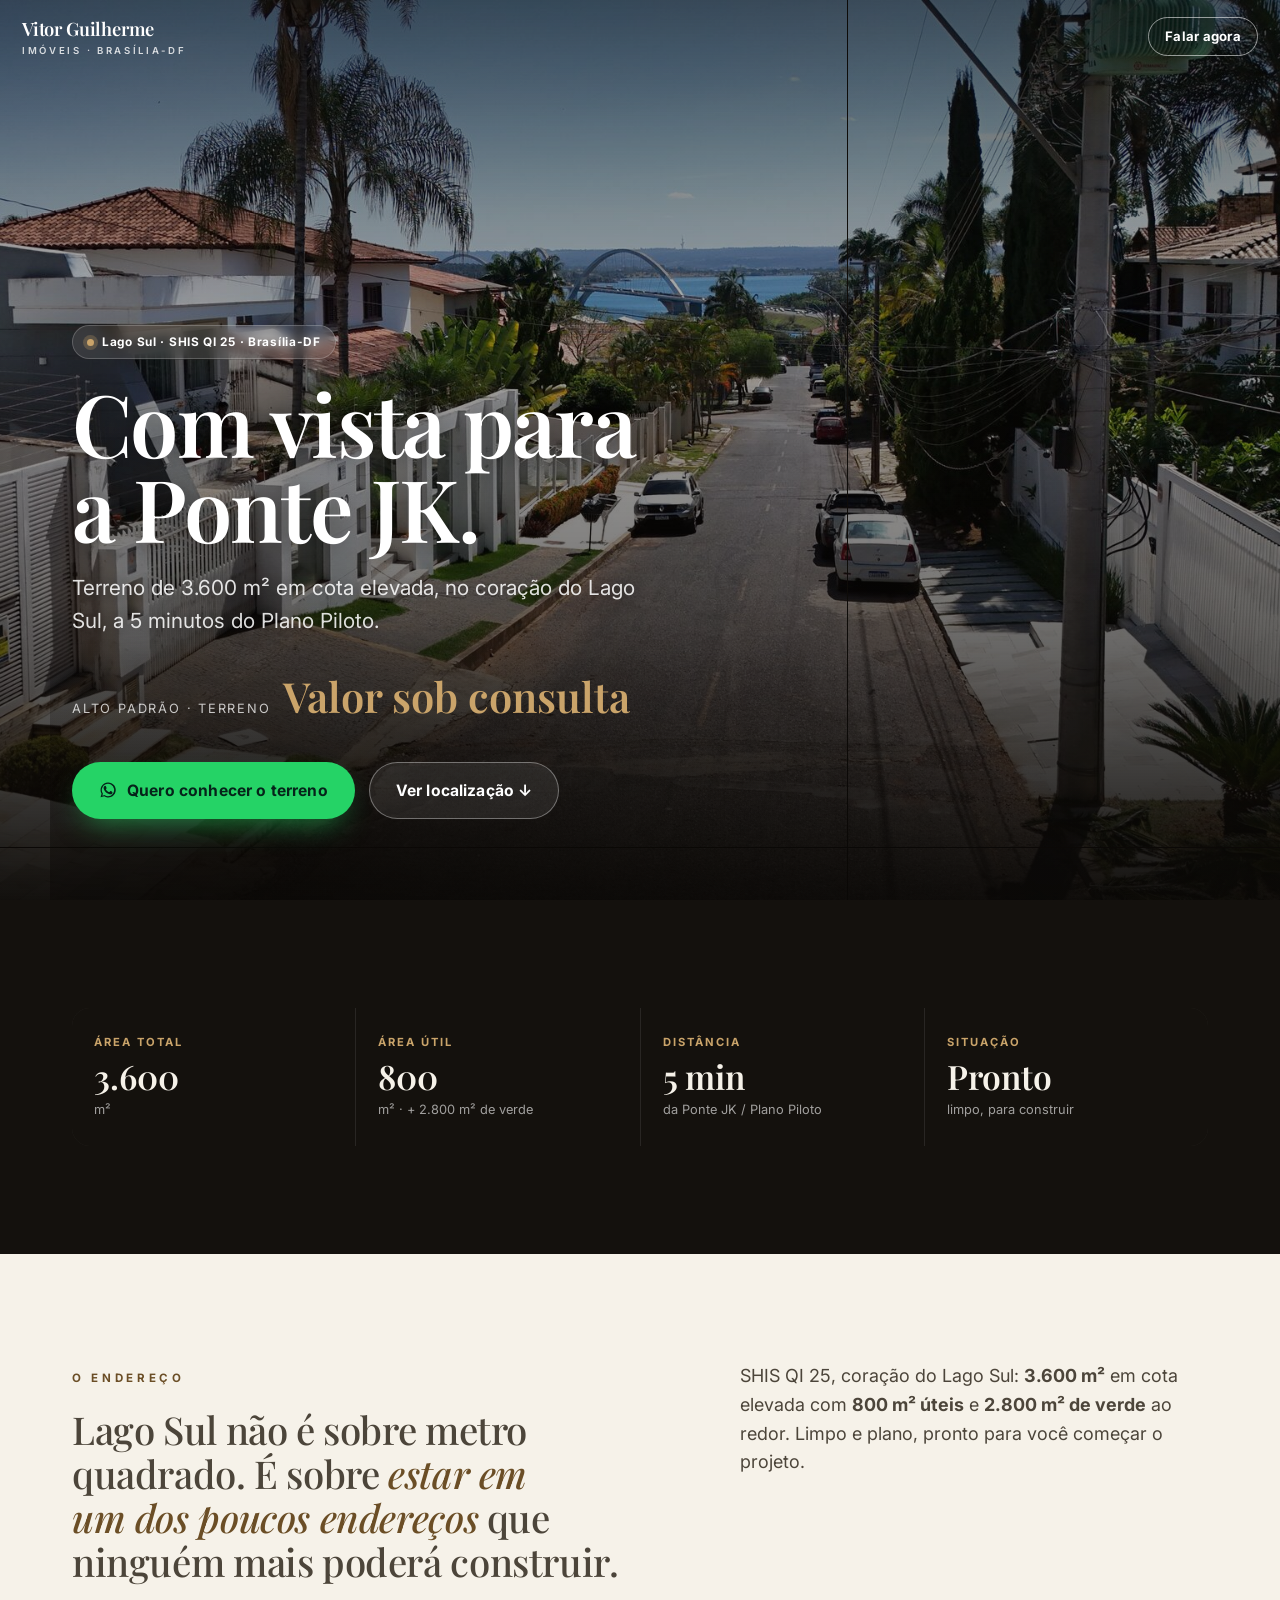
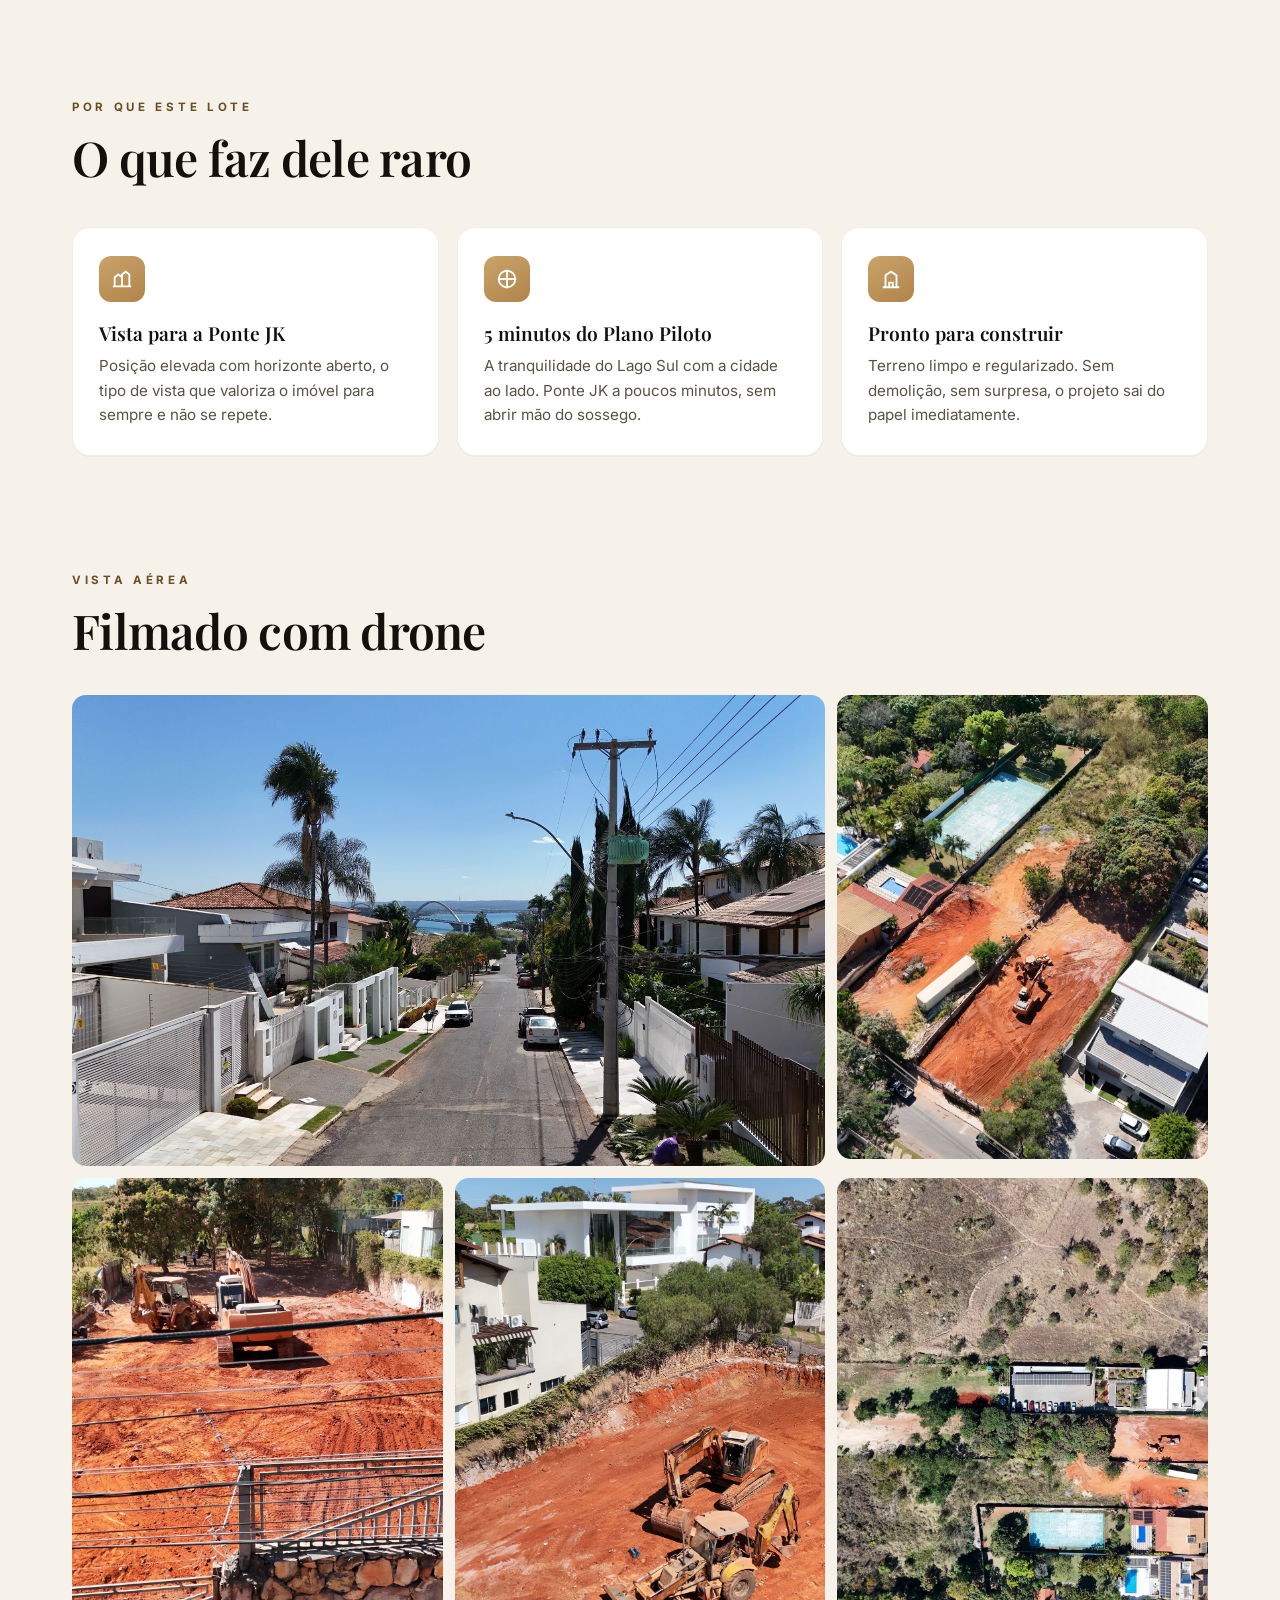
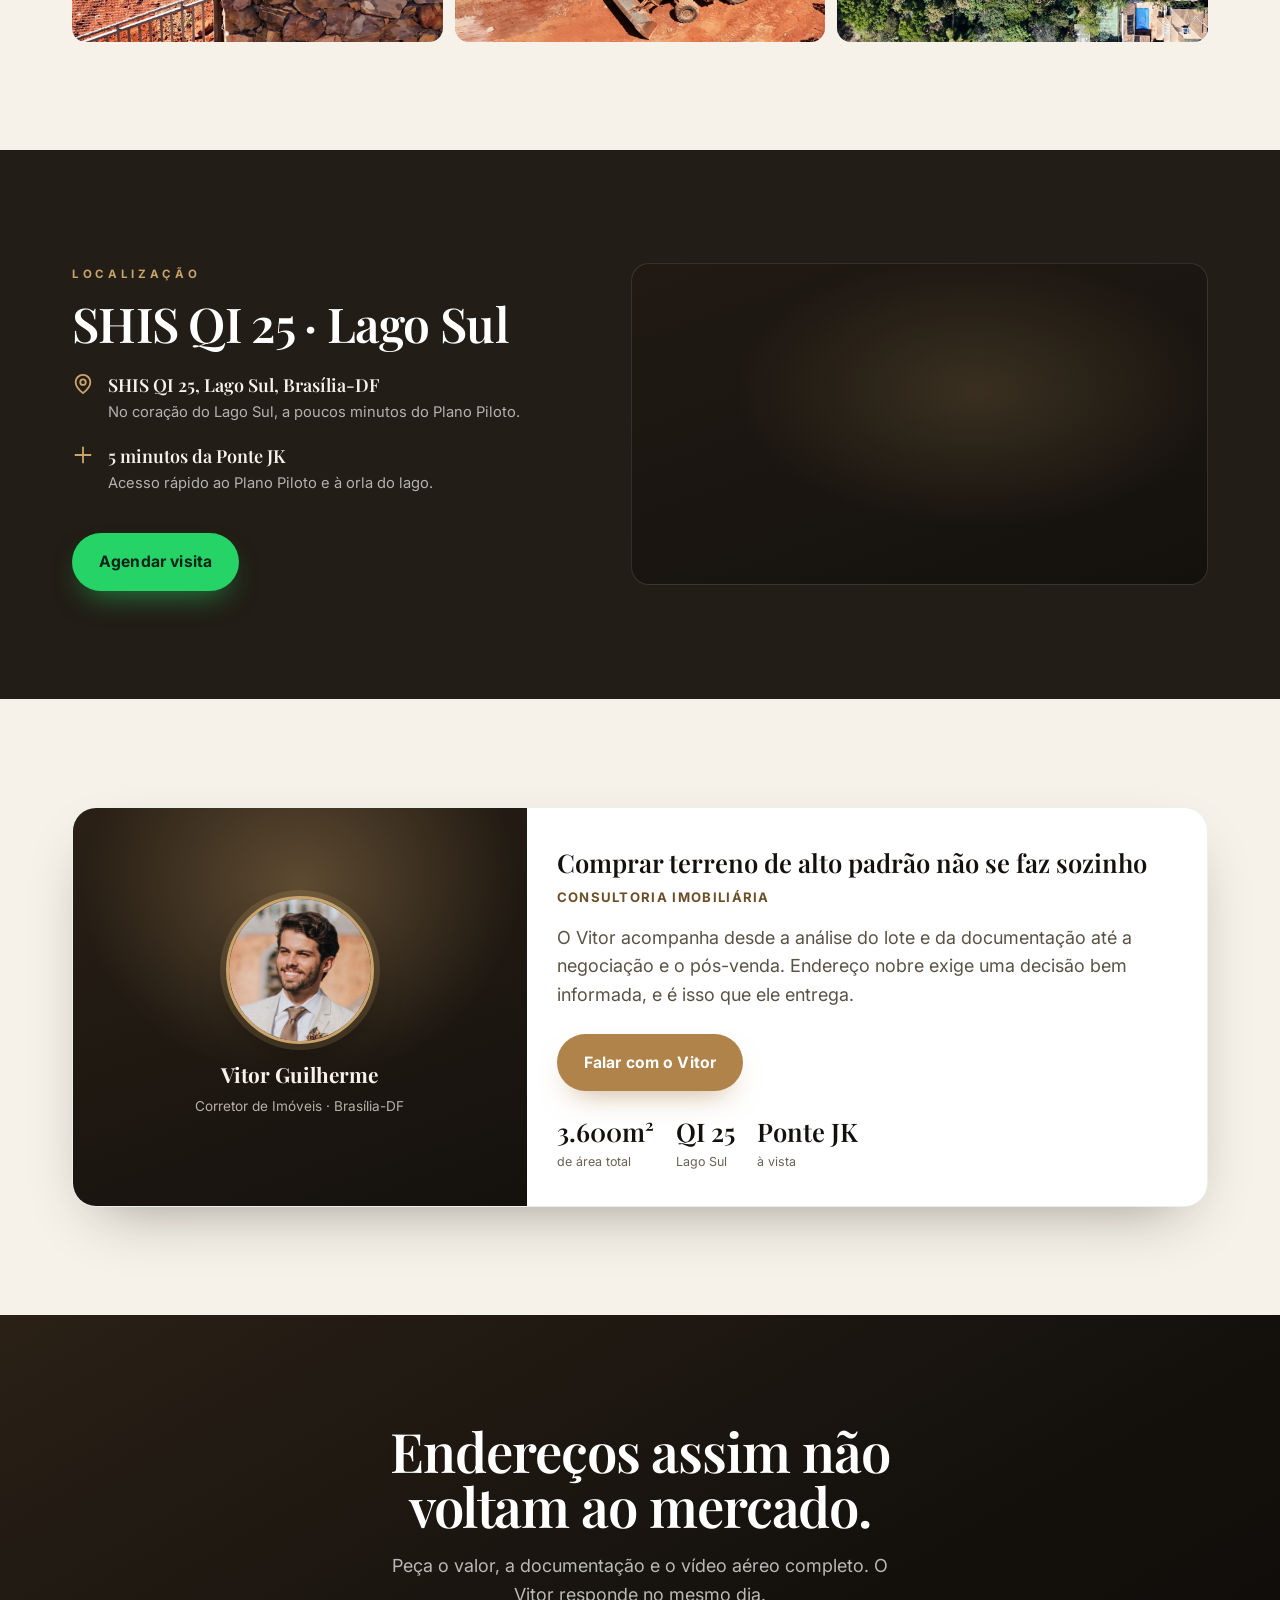
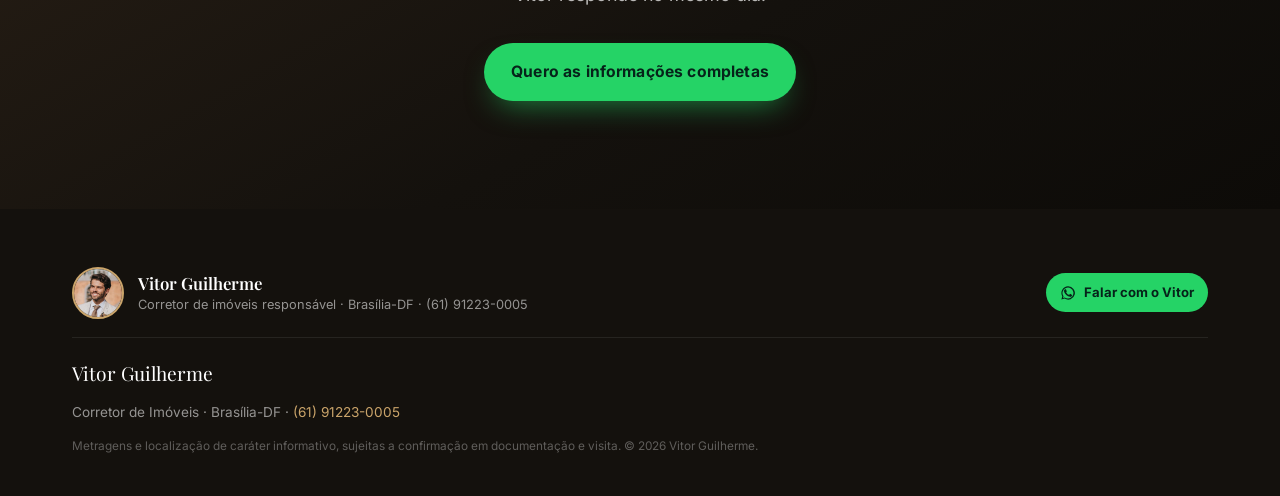
<file: terreno-lago-sul/index.html>
<!DOCTYPE html>
<html lang="pt-BR">
<head>
<meta charset="UTF-8" />
<meta name="viewport" content="width=device-width, initial-scale=1.0" />
<title>Terreno no Lago Sul · SHIS QI 25 · Vista para a Ponte JK, Vitor Guilherme</title>
<meta name="description" content="Terreno de 3.600m² no Lago Sul (SHIS QI 25), com vista para a Ponte JK, posição elevada e a 5 minutos do Plano Piloto. Limpo e pronto para construir. Um dos endereços mais nobres de Brasília." />
<meta property="og:title" content="Terreno no Lago Sul, vista para a Ponte JK" />
<meta property="og:description" content="3.600m² · SHIS QI 25 · vista Ponte JK · 5 min do Plano Piloto · pronto para construir." />
<meta property="og:type" content="website" />
<link rel="preconnect" href="https://fonts.googleapis.com" />
<link rel="preconnect" href="https://fonts.gstatic.com" crossorigin />
<link href="https://fonts.googleapis.com/css2?family=Playfair+Display:ital,wght@0,400;0,500;0,600;0,700;0,800;0,900;1,400;1,500;1,600&family=Inter:wght@400;500;600;700;800&display=swap" rel="stylesheet" />
<link rel="stylesheet" href="../assets/styles.css?v=20260922e" />
</head>
<body>
<!-- Google Tag Manager (noscript) -->
<noscript><iframe src="https://www.googletagmanager.com/ns.html?id=GTM-543P3VS8" height="0" width="0" style="display:none;visibility:hidden"></iframe></noscript>

<header class="topbar">
  <a href="#" class="brand">Vitor Guilherme<small>Imóveis · Brasília-DF</small></a>
  <a class="top-cta" data-wa data-wa-msg="Olá Vitor! Vi a página do terreno no Lago Sul (QI 25) e quero conversar.">Falar agora</a>
</header>

<!-- HERO -->
<section class="hero hero--dim">
  <div class="hero__bg" data-hero style="background-image:url(img/hero-ponte.jpg)"></div>
  <div class="hero__scrim"></div>
  <div class="hero__inner wrap">
    <div class="stagger">
      <span class="badge"><span class="dot"></span> Lago Sul · SHIS QI 25 · Brasília-DF</span>
      <h1 class="display">Com vista para a Ponte JK.</h1>
      <p class="sub">Terreno de 3.600 m² em cota elevada, no coração do Lago Sul, a 5 minutos do Plano Piloto.</p>
      <div class="price-tag">
        <span class="from">Alto padrão · terreno</span>
        <span class="val">Valor sob consulta</span>
      </div>
      <div class="hero-actions">
        <a class="btn btn--wa" data-wa data-wa-msg="Olá Vitor! Quero o valor e a documentação do terreno no Lago Sul, SHIS QI 25.">
          <svg viewBox="0 0 24 24" fill="currentColor"><path d="M17.5 14.4c-.3-.2-1.7-.9-2-1-.3-.1-.5-.2-.7.1-.2.3-.7 1-.9 1.2-.2.2-.3.2-.6.1-1.7-.9-2.9-1.6-4-3.5-.3-.5.3-.5.8-1.6.1-.2 0-.4 0-.5 0-.2-.7-1.6-.9-2.2-.2-.6-.5-.5-.7-.5h-.6c-.2 0-.5.1-.8.4-.3.3-1 1-1 2.5s1.1 2.9 1.2 3.1c.2.2 2.1 3.2 5.1 4.5 1.9.8 2.6.9 3.5.8.6-.1 1.7-.7 1.9-1.4.2-.7.2-1.2.2-1.4-.1-.1-.3-.2-.6-.4z"/><path d="M12 2a10 10 0 0 0-8.6 15l-1.3 4.7 4.8-1.3A10 10 0 1 0 12 2zm0 18.2c-1.5 0-3-.4-4.3-1.2l-.3-.2-2.9.8.8-2.8-.2-.3A8.2 8.2 0 1 1 12 20.2z"/></svg>
          Quero conhecer o terreno
        </a>
        <a class="btn btn--ghost" href="#localizacao">Ver localização ↓</a>
      </div>
    </div>
  </div>
</section>

<!-- SPECS -->
<section class="specs section-pad">
  <div class="wrap">
    <div class="grid reveal">
      <div class="cell"><div class="k">Área total</div><div class="v">3.600</div><div class="u">m²</div></div>
      <div class="cell"><div class="k">Área útil</div><div class="v">800</div><div class="u">m² · + 2.800 m² de verde</div></div>
      <div class="cell"><div class="k">Distância</div><div class="v">5 min</div><div class="u">da Ponte JK / Plano Piloto</div></div>
      <div class="cell"><div class="k">Situação</div><div class="v">Pronto</div><div class="u">limpo, para construir</div></div>
    </div>
  </div>
</section>

<!-- INTRO -->
<section class="section-pad">
  <div class="wrap intro-grid">
    <div class="reveal">
      <span class="eyebrow">O endereço</span>
      <p class="big" style="margin-top:16px">Lago Sul não é sobre metro quadrado. É sobre <em>estar em um dos poucos endereços</em> que ninguém mais poderá construir.</p>
    </div>
    <div class="reveal">
      <p>SHIS QI 25, coração do Lago Sul: <strong>3.600 m²</strong> em cota elevada com <strong>800 m² úteis</strong> e <strong>2.800 m² de verde</strong> ao redor. Limpo e plano, pronto para você começar o projeto.</p>
    </div>
  </div>
</section>

<!-- DIFERENCIAIS -->
<section class="section-pad" style="padding-top:0">
  <div class="wrap">
    <span class="eyebrow reveal">Por que este lote</span>
    <h2 class="section-title reveal" style="margin-top:12px">O que faz dele raro</h2>
    <div class="feats">
      <div class="feat reveal">
        <div class="ico"><svg viewBox="0 0 24 24" fill="none" stroke="currentColor" stroke-width="2"><path d="M2 20h20M4 20V10l4-3 4 3M12 20V7l4-3 4 3v13"/></svg></div>
        <h3>Vista para a Ponte JK</h3>
        <p>Posição elevada com horizonte aberto, o tipo de vista que valoriza o imóvel para sempre e não se repete.</p>
      </div>
      <div class="feat reveal">
        <div class="ico"><svg viewBox="0 0 24 24" fill="none" stroke="currentColor" stroke-width="2"><path d="M12 2v20M2 12h20"/><circle cx="12" cy="12" r="9"/></svg></div>
        <h3>5 minutos do Plano Piloto</h3>
        <p>A tranquilidade do Lago Sul com a cidade ao lado. Ponte JK a poucos minutos, sem abrir mão do sossego.</p>
      </div>
      <div class="feat reveal">
        <div class="ico"><svg viewBox="0 0 24 24" fill="none" stroke="currentColor" stroke-width="2"><path d="M3 21h18M6 21V8l6-4 6 4v13M10 21v-5h4v5"/></svg></div>
        <h3>Pronto para construir</h3>
        <p>Terreno limpo e regularizado. Sem demolição, sem surpresa, o projeto sai do papel imediatamente.</p>
      </div>
    </div>
  </div>
</section>

<!-- GALERIA -->
<section class="section-pad" style="padding-top:0">
  <div class="wrap">
    <span class="eyebrow reveal">Vista aérea</span>
    <h2 class="section-title reveal" style="margin-top:12px">Filmado com drone</h2>
    <div class="gallery">
      <div class="shot wide reveal" style="background-image:url(img/g1.jpg)" data-full="img/g1.jpg" role="img" aria-label="Rua do conjunto, arborizada e com vista para o Lago Paranoá ao fundo"></div>
      <div class="shot reveal" style="background-image:url(img/g2.jpg)" data-full="img/g2.jpg" role="img" aria-label="Vista de cima do lote e do entorno imediato, com as casas e piscinas vizinhas"></div>
      <div class="shot reveal" style="background-image:url(img/g3.jpg)" data-full="img/g3.jpg" role="img" aria-label="Terreno visto do muro de pedra da frente, em preparação para construir"></div>
      <div class="shot reveal" style="background-image:url(img/g4.jpg)" data-full="img/g4.jpg" role="img" aria-label="Aérea oblíqua do lote nivelado, com a casa vizinha e o bosque ao lado"></div>
      <div class="shot reveal" style="background-image:url(img/g5.jpg)" data-full="img/g5.jpg" role="img" aria-label="Visão aérea da quadra: lote em meio a residências e à área de preservação"></div>
    </div>
  </div>
</section>

<!-- LOCALIZAÇÃO -->
<section id="localizacao" class="loc section-pad">
  <div class="wrap cols">
    <div class="reveal">
      <span class="eyebrow on-dark">Localização</span>
      <h2 class="section-title" style="color:#fff;margin-top:12px">SHIS QI 25 · Lago Sul</h2>
      <div class="pin" style="margin-top:22px"><svg viewBox="0 0 24 24" fill="none" stroke="currentColor" stroke-width="2"><circle cx="12" cy="10" r="3"/><path d="M12 2a8 8 0 0 0-8 8c0 5.4 8 12 8 12s8-6.6 8-12a8 8 0 0 0-8-8z"/></svg><div><b>SHIS QI 25, Lago Sul, Brasília-DF</b><span>No coração do Lago Sul, a poucos minutos do Plano Piloto.</span><!-- Confirmar número do conjunto com o Vitor antes de publicar (QI 25). --></div></div>
      <div class="pin"><svg viewBox="0 0 24 24" fill="none" stroke="currentColor" stroke-width="2"><path d="M3 12h18M12 3v18"/></svg><div><b>5 minutos da Ponte JK</b><span>Acesso rápido ao Plano Piloto e à orla do lago.</span></div></div>
      <a class="btn btn--wa" style="margin-top:20px" data-wa data-wa-msg="Olá Vitor! Quero agendar uma visita ao terreno do Lago Sul, SHIS QI 25.">Agendar visita</a>
    </div>
    <div class="reveal">
      <div class="map has-iframe"><iframe title="Mapa, SHIS QI 25, Lago Sul, Brasília" loading="lazy" referrerpolicy="no-referrer-when-downgrade" src="https://www.google.com/maps?q=SHIS+QI+25,+Lago+Sul,+Bras%C3%ADlia+-+DF&output=embed"></iframe></div>
    </div>
  </div>
</section>

<!-- CORRETOR -->
<section class="broker section-pad">
  <div class="wrap">
    <div class="card reveal">
      <div class="photo">
        <div>
          <img class="avatar avatar--img" src="../assets/img/vitor.jpg" alt="Vitor Guilherme, corretor de imóveis em Brasília" width="148" height="148" />
          <strong style="font-family:var(--font-disp);font-size:1.3rem">Vitor Guilherme</strong>
          <div style="opacity:.7;font-size:.85rem;margin-top:4px">Corretor de Imóveis · Brasília-DF</div>
        </div>
      </div>
      <div class="body">
        <div class="name">Comprar terreno de alto padrão não se faz sozinho</div>
        <div class="role">Consultoria imobiliária</div>
        <p>O Vitor acompanha desde a análise do lote e da documentação até a negociação e o pós-venda. Endereço nobre exige uma decisão bem informada, e é isso que ele entrega.</p>
        <a class="btn btn--bronze" data-wa data-wa-msg="Olá Vitor! Quero conversar sobre o terreno no Lago Sul.">Falar com o Vitor</a>
        <div class="trust">
          <div class="t"><div class="n">3.600m²</div><div class="l">de área total</div></div>
          <div class="t"><div class="n">QI 25</div><div class="l">Lago Sul</div></div>
          <div class="t"><div class="n">Ponte JK</div><div class="l">à vista</div></div>
        </div>
      </div>
    </div>
  </div>
</section>

<!-- CTA BAND -->
<section class="cta-band section-pad">
  <div class="wrap">
    <h2 class="reveal">Endereços assim não voltam ao mercado.</h2>
    <p class="reveal">Peça o valor, a documentação e o vídeo aéreo completo. O Vitor responde no mesmo dia.</p>
    <a class="btn btn--wa reveal" data-wa data-wa-msg="Olá Vitor! Quero valor, documentação e o vídeo aéreo do terreno do Lago Sul.">Quero as informações completas</a>
  </div>
</section>

<footer class="ft">
  <div class="wrap row"><div class="ft-broker"><img src="../assets/img/vitor-320.jpg" alt="Vitor Guilherme" width="52" height="52" /><div class="who"><b>Vitor Guilherme</b><span>Corretor de imóveis responsável · Brasília-DF · (61) 91223-0005</span></div><a class="ft-wa" data-wa data-wa-msg="Olá Vitor! Vi sua página e quero falar com você."><svg viewBox="0 0 24 24" fill="currentColor"><path d="M17.5 14.4c-.3-.2-1.7-.9-2-1-.3-.1-.5-.2-.7.1-.2.3-.7 1-.9 1.2-.2.2-.3.2-.6.1-1.7-.9-2.9-1.6-4-3.5-.3-.5.3-.5.8-1.6.1-.2 0-.4 0-.5 0-.2-.7-1.6-.9-2.2-.2-.6-.5-.5-.7-.5h-.6c-.2 0-.5.1-.8.4-.3.3-1 1-1 2.5s1.1 2.9 1.2 3.1c.2.2 2.1 3.2 5.1 4.5 1.9.8 2.6.9 3.5.8.6-.1 1.7-.7 1.9-1.4.2-.7.2-1.2.2-1.4-.1-.1-.3-.2-.6-.4z"/><path d="M12 2a10 10 0 0 0-8.6 15l-1.3 4.7 4.8-1.3A10 10 0 1 0 12 2zm0 18.2c-1.5 0-3-.4-4.3-1.2l-.3-.2-2.9.8.8-2.8-.2-.3A8.2 8.2 0 1 1 12 20.2z"/></svg> Falar com o Vitor</a></div>
    <div class="brand">Vitor Guilherme</div>
    <div>Corretor de Imóveis · Brasília-DF · <a data-wa data-wa-msg="Olá Vitor!">(61) 91223-0005</a></div>
    <div class="disclaimer">Metragens e localização de caráter informativo, sujeitas a confirmação em documentação e visita. © <span data-year>2026</span> Vitor Guilherme.</div>
  </div>
</footer>

<a class="wa-fab" data-wa data-wa-msg="Olá Vitor! Vi a página do terreno no Lago Sul." aria-label="WhatsApp">
  <svg viewBox="0 0 24 24" fill="currentColor"><path d="M17.5 14.4c-.3-.2-1.7-.9-2-1-.3-.1-.5-.2-.7.1-.2.3-.7 1-.9 1.2-.2.2-.3.2-.6.1-1.7-.9-2.9-1.6-4-3.5-.3-.5.3-.5.8-1.6.1-.2 0-.4 0-.5 0-.2-.7-1.6-.9-2.2-.2-.6-.5-.5-.7-.5h-.6c-.2 0-.5.1-.8.4-.3.3-1 1-1 2.5s1.1 2.9 1.2 3.1c.2.2 2.1 3.2 5.1 4.5 1.9.8 2.6.9 3.5.8.6-.1 1.7-.7 1.9-1.4.2-.7.2-1.2.2-1.4-.1-.1-.3-.2-.6-.4z"/><path d="M12 2a10 10 0 0 0-8.6 15l-1.3 4.7 4.8-1.3A10 10 0 1 0 12 2zm0 18.2c-1.5 0-3-.4-4.3-1.2l-.3-.2-2.9.8.8-2.8-.2-.3A8.2 8.2 0 1 1 12 20.2z"/></svg>
</a>

<div class="lb"><span class="close">×</span><div class="lb-inner"><img alt="" /></div></div>
<script src="../assets/app.js?v=20260922e"></script>
</body>
</html>
</file>
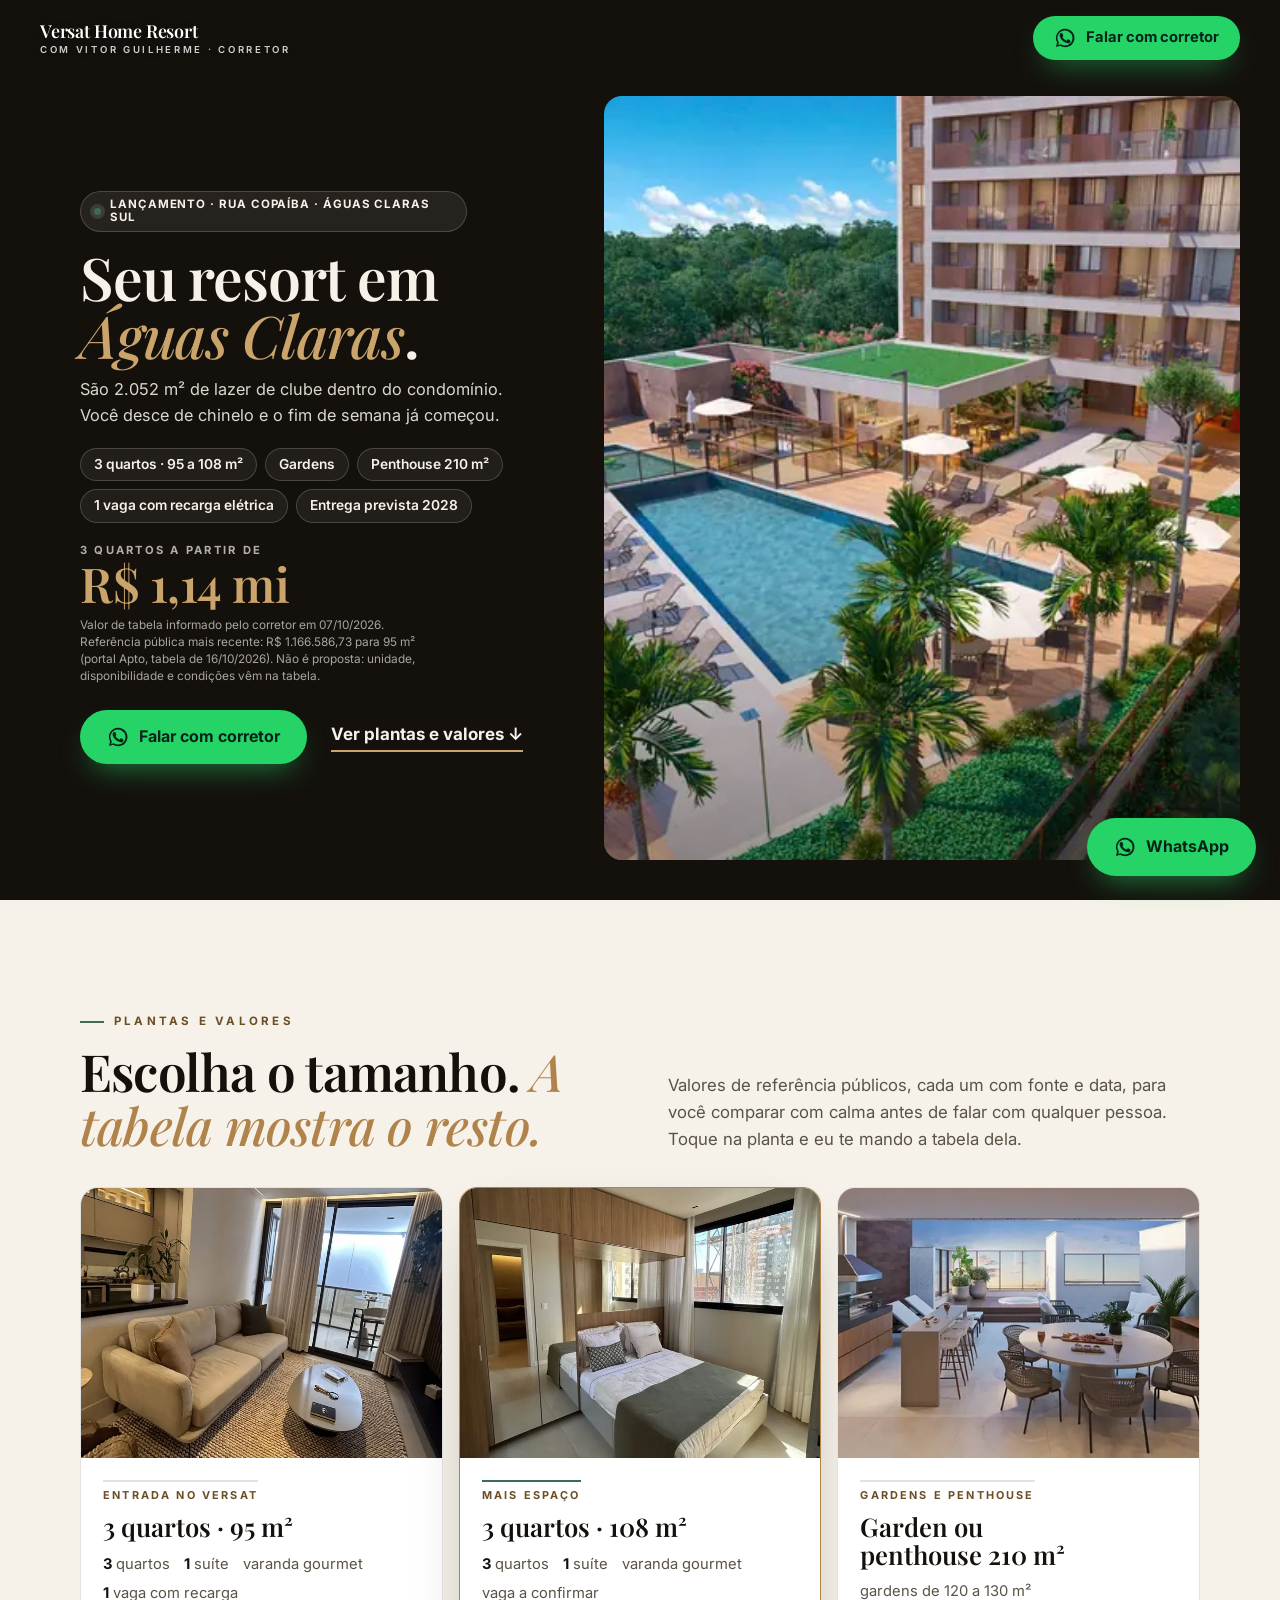
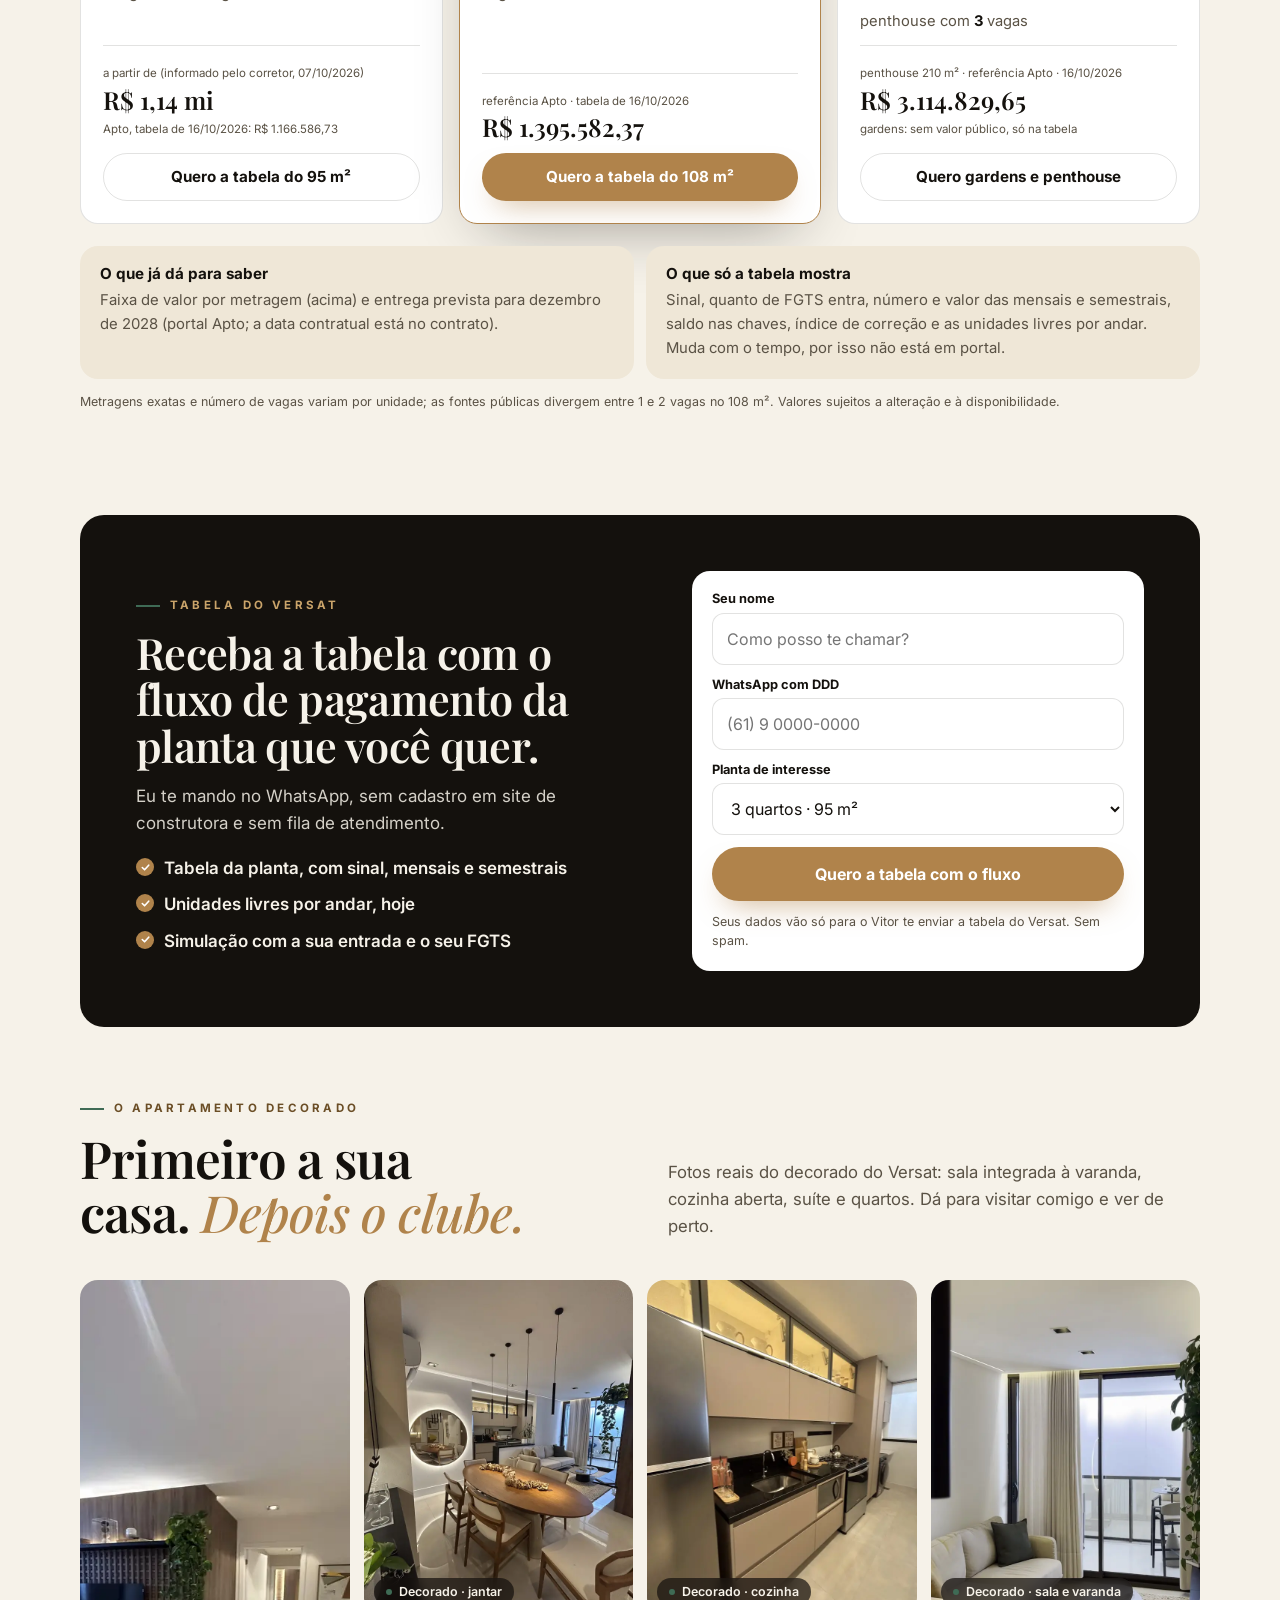
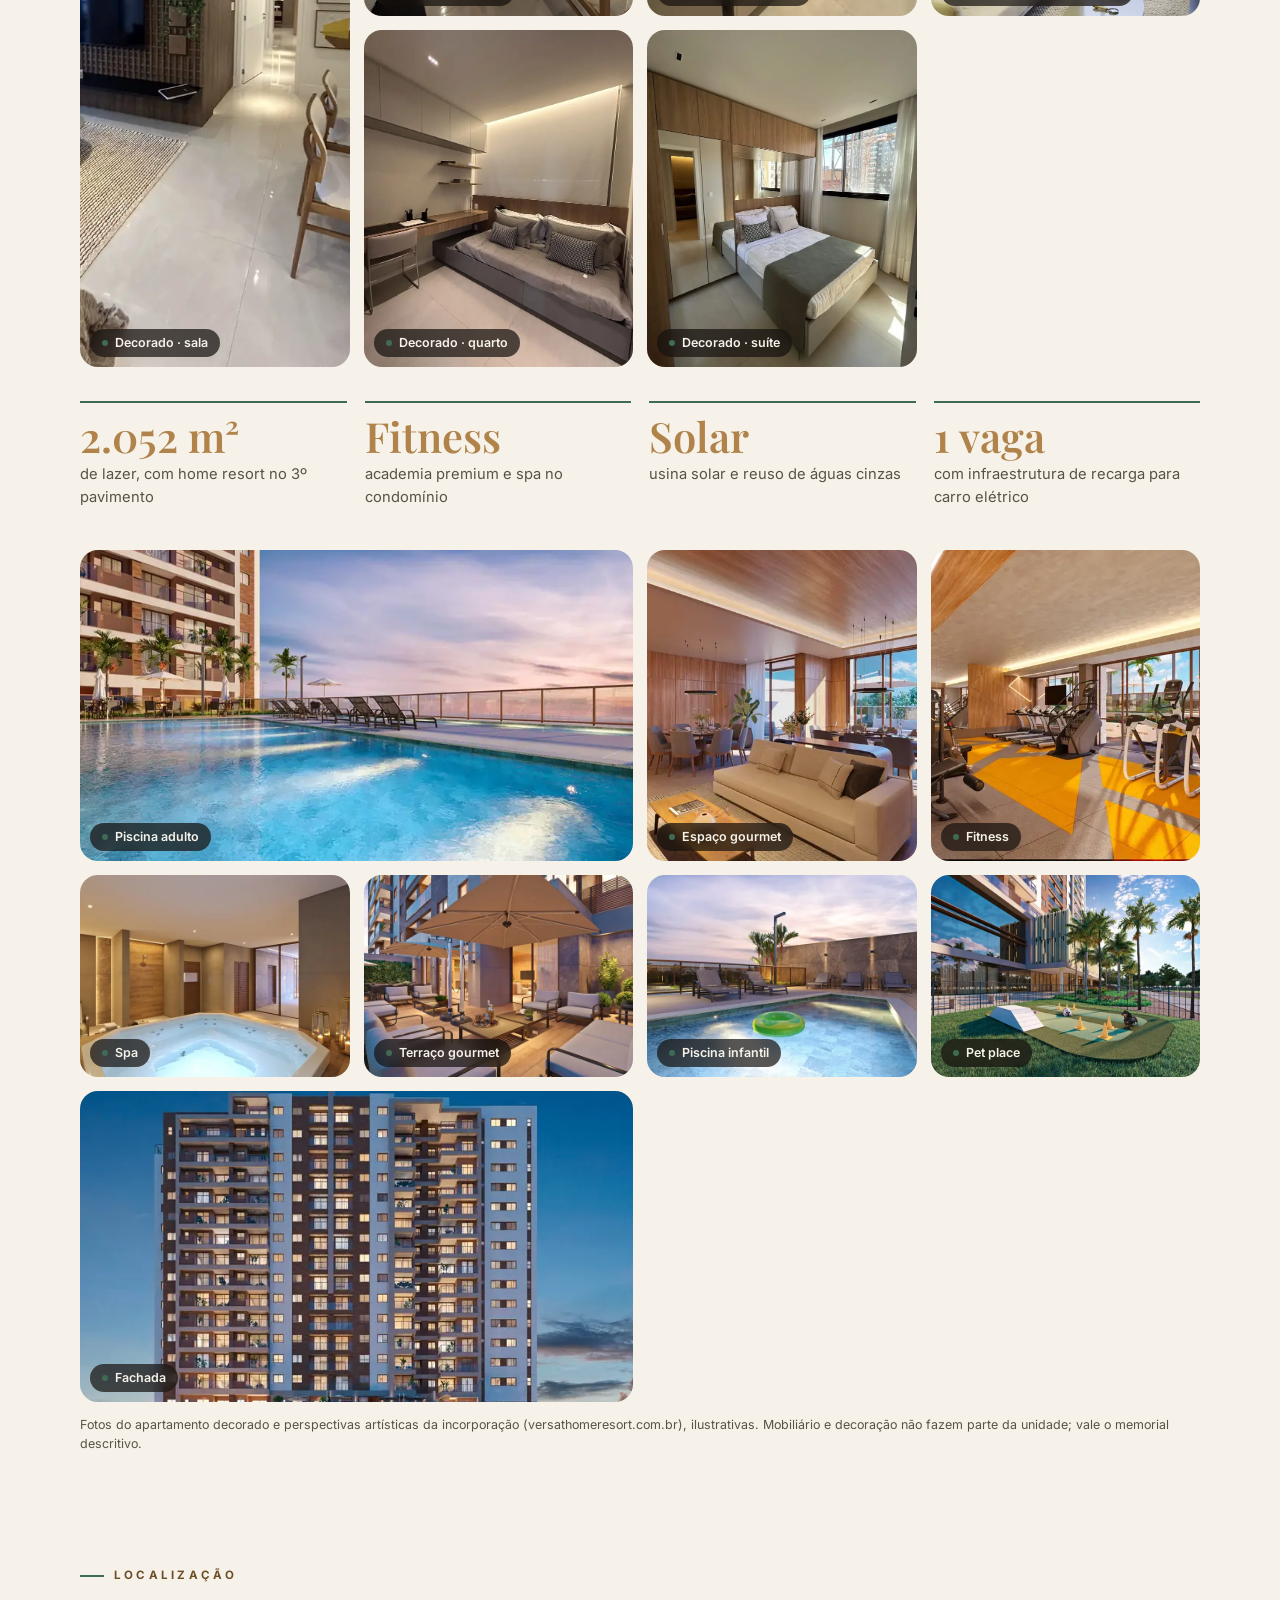
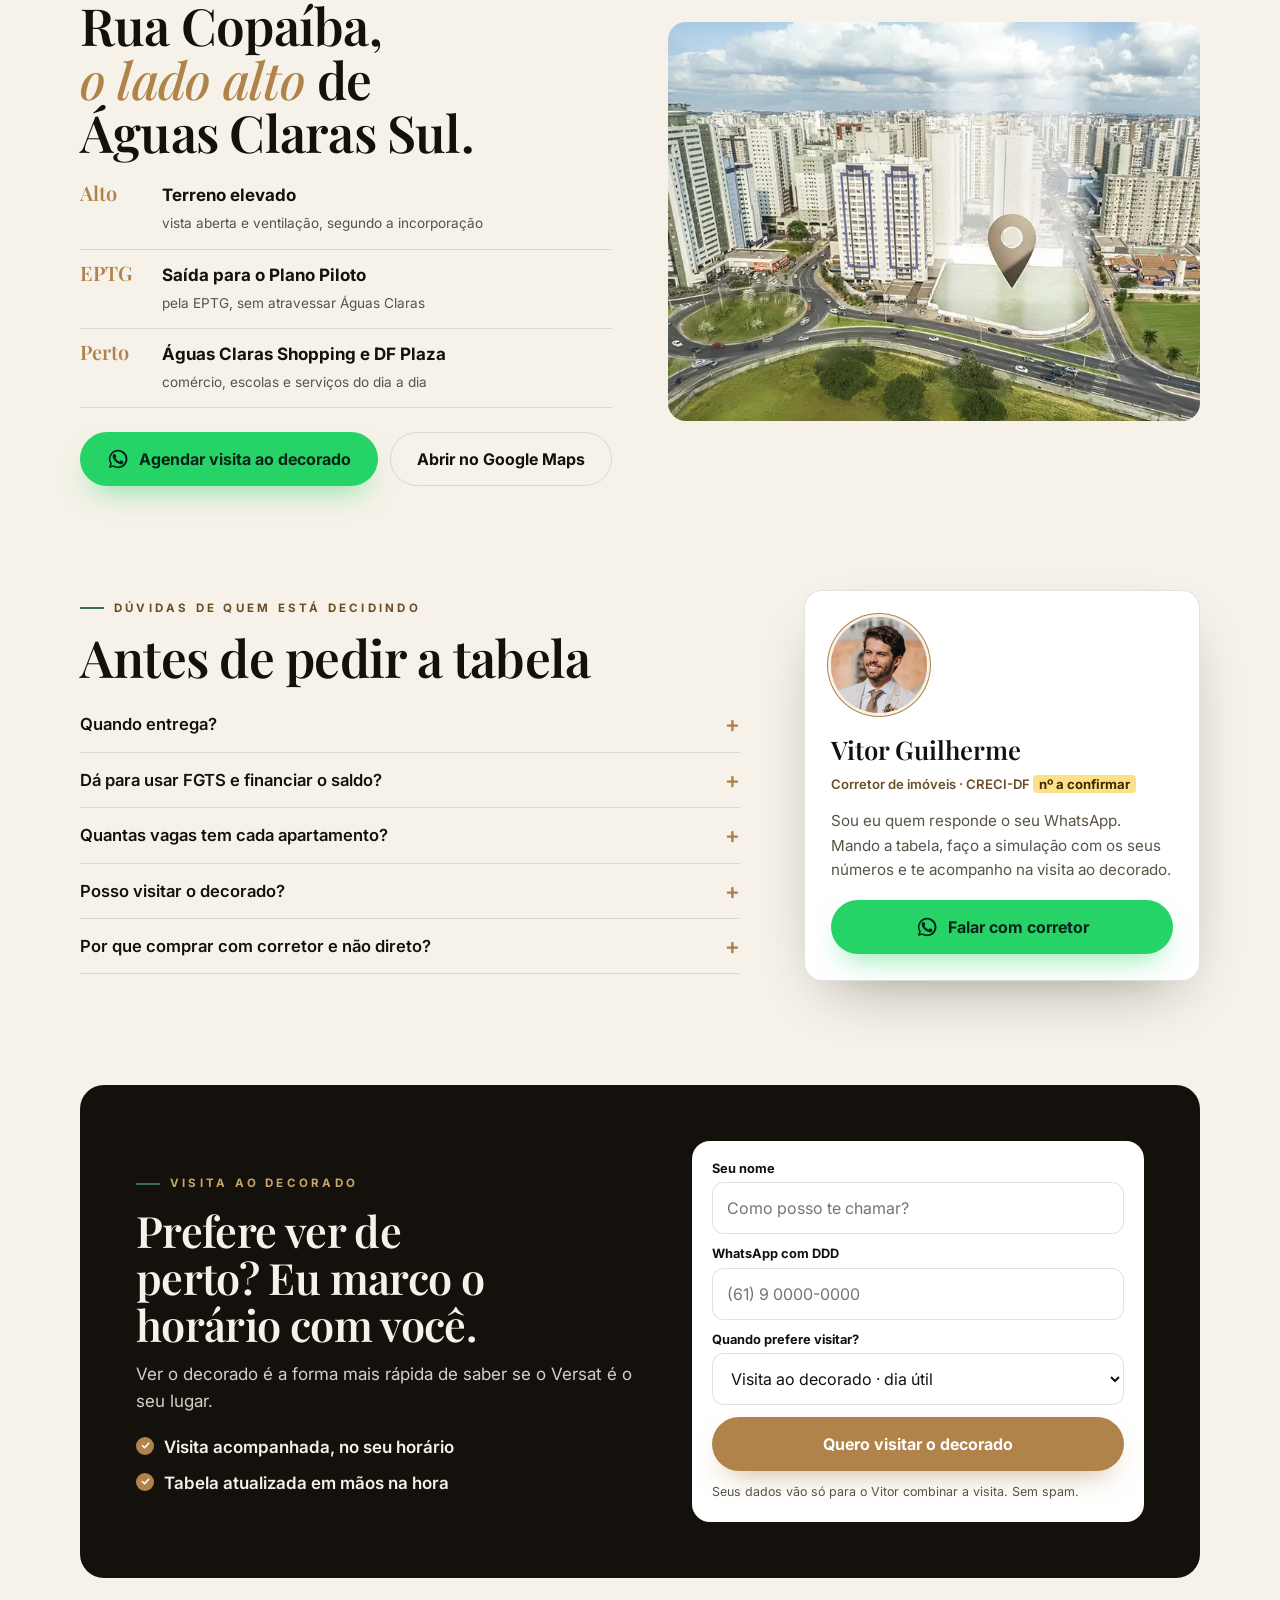
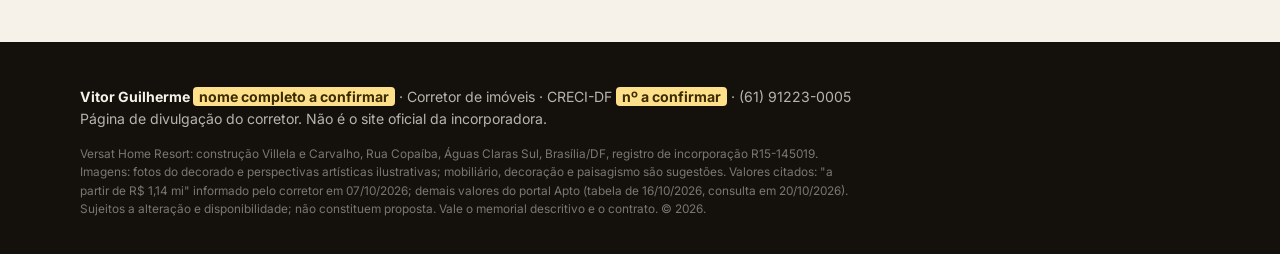
<file: versat/index.html>
<!DOCTYPE html>
<html lang="pt-BR">
<head>
<meta charset="UTF-8" />
<meta name="viewport" content="width=device-width, initial-scale=1, viewport-fit=cover" />
<title>Versat Home Resort · 3 quartos e 2.052 m² de lazer em Águas Claras · Vitor Guilherme</title>
<meta name="description" content="Versat Home Resort, Rua Copaíba, Águas Claras Sul. 3 quartos de 95 a 108 m², gardens e penthouse de 210 m², 2.052 m² de lazer. Valores de referência com fonte e data, tabela com fluxo de pagamento direto no WhatsApp do corretor Vitor Guilherme." />
<link rel="icon" href="data:," />
<meta name="theme-color" content="#0f2a22" />
<link rel="canonical" href="https://vitorguilhermeimoveis.com.br/versat/" />
<meta property="og:title" content="Versat Home Resort · seu resort em Águas Claras" />
<meta property="og:description" content="3 quartos de 95 a 108 m², gardens, penthouse e 2.052 m² de lazer. Peça a tabela com o fluxo de pagamento." />
<meta property="og:type" content="website" />
<meta property="og:url" content="https://vitorguilhermeimoveis.com.br/versat/" />
<meta property="og:image" content="https://vitorguilhermeimoveis.com.br/versat/og-v3.jpg" />
<meta property="og:image:width" content="1200" /><meta property="og:image:height" content="630" />
<link rel="preload" as="image" href="img/v3/r-complexo-aquatico-sm.webp" imagesrcset="img/v3/r-complexo-aquatico-sm.webp 720w, img/v3/r-complexo-aquatico-lg.webp 1440w" imagesizes="(min-width:900px) 55vw, 100vw" fetchpriority="high" />
<link rel="preconnect" href="https://fonts.googleapis.com" />
<link rel="preconnect" href="https://fonts.gstatic.com" crossorigin />
<link href="https://fonts.googleapis.com/css2?family=Playfair+Display:ital,wght@0,500;0,600;1,500;1,600&family=Inter:wght@400;600;700&display=swap" rel="stylesheet" />
<link rel="stylesheet" href="../assets/lp3.css?v=20261020f" />
<style>
/* Versat: acento verde-floresta. Só acento pontual e enquadramento do hero; todo o resto vem de assets/lp3.css (design.md). */
:root{--emp:#3f6b55;--hero-pos:center 40%}
</style>
</head>
<body data-emp="versat" data-emp-nome="Versat Home Resort">
<noscript><iframe src="https://www.googletagmanager.com/ns.html?id=GTM-543P3VS8" height="0" width="0" style="display:none;visibility:hidden"></iframe></noscript>

<header class="topbar" data-sec="topo">
  <a href="#inicio" class="brand">Versat Home Resort<small>com Vitor Guilherme · corretor</small></a>
  <a class="btn btn--wa top-cta" data-wa data-wa-id="topo-tabela" data-wa-msg="Olá Vitor! Quero receber a tabela e o fluxo de pagamento do Versat Home Resort."><svg viewBox="0 0 24 24" fill="currentColor" aria-hidden="true"><path d="M17.5 14.4c-.3-.2-1.7-.9-2-1-.3-.1-.5-.2-.7.1-.2.3-.7 1-.9 1.2-.2.2-.3.2-.6.1-1.7-.9-2.9-1.6-4-3.5-.3-.5.3-.5.8-1.6.1-.2 0-.4 0-.5 0-.2-.7-1.6-.9-2.2-.2-.6-.5-.5-.7-.5h-.6c-.2 0-.5.1-.8.4-.3.3-1 1-1 2.5s1.1 2.9 1.2 3.1c.2.2 2.1 3.2 5.1 4.5 1.9.8 2.6.9 3.5.8.6-.1 1.7-.7 1.9-1.4.2-.7.2-1.2.2-1.4-.1-.1-.3-.2-.6-.4z"/><path d="M12 2a10 10 0 0 0-8.6 15l-1.3 4.7 4.8-1.3A10 10 0 1 0 12 2zm0 18.2c-1.5 0-3-.4-4.3-1.2l-.3-.2-2.9.8.8-2.8-.2-.3A8.2 8.2 0 1 1 12 20.2z"/></svg>Falar com corretor</a>
</header>

<main>
<!-- 1. HERO: foto do produto, promessa, metragens, "a partir de" com fonte, um botão (benchmarking, padrões 1-3) -->
<section class="hero" id="inicio" data-sec="hero">
  <div class="hero__media">
    <img src="img/v3/r-complexo-aquatico-sm.webp" srcset="img/v3/r-complexo-aquatico-sm.webp 720w, img/v3/r-complexo-aquatico-lg.webp 1440w" width="1440" height="960" decoding="async" alt="Complexo aquático do Versat Home Resort visto de cima, com piscinas, deck e palmeiras (perspectiva oficial)" sizes="(min-width:900px) 55vw, 100vw" loading="eager" fetchpriority="high">
  </div>
  <div class="hero__body">
    <span class="badge">Lançamento · Rua Copaíba · Águas Claras Sul</span>
    <h1>Seu resort em <em>Águas Claras</em>.</h1>
    <p class="promise">São 2.052 m² de lazer de clube dentro do condomínio. Você desce de chinelo e o fim de semana já começou.</p>
    <ul class="chips">
      <li>3 quartos · 95 a 108 m²</li><li>Gardens</li><li>Penthouse 210 m²</li><li>1 vaga com recarga elétrica</li><li>Entrega prevista 2028</li>
    </ul>
    <div class="price">
      <span class="k">3 quartos a partir de</span>
      <span class="v">R$ 1,14 mi</span>
      <span class="src">Valor de tabela informado pelo corretor em 07/10/2026. Referência pública mais recente: R$ 1.166.586,73 para 95 m² (portal Apto, tabela de 16/10/2026). Não é proposta: unidade, disponibilidade e condições vêm na tabela.</span>
    </div>
    <div class="actions">
      <a class="btn btn--wa" data-wa data-wa-id="hero-tabela" data-wa-msg="Olá Vitor! Quero receber a tabela e o fluxo de pagamento do Versat Home Resort."><svg viewBox="0 0 24 24" fill="currentColor" aria-hidden="true"><path d="M17.5 14.4c-.3-.2-1.7-.9-2-1-.3-.1-.5-.2-.7.1-.2.3-.7 1-.9 1.2-.2.2-.3.2-.6.1-1.7-.9-2.9-1.6-4-3.5-.3-.5.3-.5.8-1.6.1-.2 0-.4 0-.5 0-.2-.7-1.6-.9-2.2-.2-.6-.5-.5-.7-.5h-.6c-.2 0-.5.1-.8.4-.3.3-1 1-1 2.5s1.1 2.9 1.2 3.1c.2.2 2.1 3.2 5.1 4.5 1.9.8 2.6.9 3.5.8.6-.1 1.7-.7 1.9-1.4.2-.7.2-1.2.2-1.4-.1-.1-.3-.2-.6-.4z"/><path d="M12 2a10 10 0 0 0-8.6 15l-1.3 4.7 4.8-1.3A10 10 0 1 0 12 2zm0 18.2c-1.5 0-3-.4-4.3-1.2l-.3-.2-2.9.8.8-2.8-.2-.3A8.2 8.2 0 1 1 12 20.2z"/></svg>Falar com corretor</a>
      <a class="txtlink" href="#plantas">Ver plantas e valores ↓</a>
    </div>
  </div>
</section>

<!-- 2. PLANTAS E VALORES: corretor mostra preço, com fonte e data (padrão 2) -->
<section class="sec" id="plantas" data-sec="plantas">
  <div class="wrap">
    <div class="split">
      <div><span class="kicker reveal">Plantas e valores</span>
      <h2 class="h2 reveal">Escolha o tamanho. <em>A tabela mostra o resto.</em></h2></div>
      <p class="lead reveal">Valores de referência públicos, cada um com fonte e data, para você comparar com calma antes de falar com qualquer pessoa. Toque na planta e eu te mando a tabela dela.</p>
    </div>
    <div class="plans">
      <article class="plan reveal">
        <div class="plan__img"><img src="img/v3/dec-sala-sm.webp" srcset="img/v3/dec-sala-sm.webp 720w, img/v3/dec-sala-lg.webp 1400w" width="1400" height="1867" loading="lazy" decoding="async" alt="Sala do apartamento decorado do Versat com sofá, tapete e varanda" sizes="(min-width:760px) 33vw, 100vw" style="object-position:center 60%"></div>
        <div class="plan__b">
          <span class="plan__tag">Entrada no Versat</span>
          <h3>3 quartos · 95 m²</h3>
          <ul><li><b>3</b> quartos</li><li><b>1</b> suíte</li><li>varanda gourmet</li><li><b>1</b> vaga com recarga</li></ul>
          <div class="plan__p"><span class="k">a partir de (informado pelo corretor, 07/10/2026)</span><div class="v">R$ 1,14 mi</div><span class="k">Apto, tabela de 16/10/2026: R$ 1.166.586,73</span></div>
          <a class="btn btn--line" data-wa data-wa-id="planta-95" data-wa-msg="Olá Vitor! Quero a tabela e o fluxo do apartamento de 95 m² do Versat Home Resort.">Quero a tabela do 95 m²</a>
        </div>
      </article>
      <article class="plan is-main reveal">
        <div class="plan__img"><img src="img/v3/dec-suite-sm.webp" srcset="img/v3/dec-suite-sm.webp 720w, img/v3/dec-suite-lg.webp 1400w" width="1400" height="1867" loading="lazy" decoding="async" alt="Suíte do apartamento decorado do Versat com armário espelhado" sizes="(min-width:760px) 33vw, 100vw" style="object-position:center 55%"></div>
        <div class="plan__b">
          <span class="plan__tag">Mais espaço</span>
          <h3>3 quartos · 108 m²</h3>
          <ul><li><b>3</b> quartos</li><li><b>1</b> suíte</li><li>varanda gourmet</li><li>vaga a confirmar</li></ul>
          <div class="plan__p"><span class="k">referência Apto · tabela de 16/10/2026</span><div class="v">R$ 1.395.582,37</div></div>
          <a class="btn btn--primary" data-wa data-wa-id="planta-108" data-wa-msg="Olá Vitor! Quero a tabela e o fluxo do apartamento de 108 m² do Versat Home Resort.">Quero a tabela do 108 m²</a>
        </div>
      </article>
      <article class="plan reveal">
        <div class="plan__img"><img src="img/v3/r-varanda-ofuro-sm.webp" srcset="img/v3/r-varanda-ofuro-sm.webp 720w, img/v3/r-varanda-ofuro-lg.webp 1280w" width="1280" height="606" loading="lazy" decoding="async" alt="Varanda com churrasqueira a carvão e ofurô (perspectiva oficial do Versat)" sizes="(min-width:760px) 33vw, 100vw"></div>
        <div class="plan__b">
          <span class="plan__tag">Gardens e penthouse</span>
          <h3>Garden ou penthouse 210 m²</h3>
          <ul><li>gardens de 120 a 130 m²</li><li>penthouse com <b>3</b> vagas</li></ul>
          <div class="plan__p"><span class="k">penthouse 210 m² · referência Apto · 16/10/2026</span><div class="v">R$ 3.114.829,65</div><span class="k">gardens: sem valor público, só na tabela</span></div>
          <a class="btn btn--line" data-wa data-wa-id="planta-garden-ph" data-wa-msg="Olá Vitor! Quero a tabela dos gardens e da penthouse de 210 m² do Versat Home Resort.">Quero gardens e penthouse</a>
        </div>
      </article>
    </div>
    <div class="knows">
      <div class="reveal"><h3>O que já dá para saber</h3><p>Faixa de valor por metragem (acima) e entrega prevista para dezembro de 2028 (portal Apto; a data contratual está no contrato).</p></div>
      <div class="reveal"><h3>O que só a tabela mostra</h3><p>Sinal, quanto de FGTS entra, número e valor das mensais e semestrais, saldo nas chaves, índice de correção e as unidades livres por andar. Muda com o tempo, por isso não está em portal.</p></div>
    </div>
    <p class="fine note reveal">Metragens exatas e número de vagas variam por unidade; as fontes públicas divergem entre 1 e 2 vagas no 108 m². Valores sujeitos a alteração e à disponibilidade.</p>
  </div>
</section>

<!-- 3. CAPTURA 1: 3 campos, contrapartida concreta (padrão 5) -->
<section class="sec sec--flush" id="receber-tabela" data-sec="captura-1">
  <div class="wrap">
    <div class="cap reveal">
      <div>
        <span class="kicker kicker--dark">Tabela do Versat</span>
        <h2>Receba a tabela com o fluxo de pagamento da planta que você quer.</h2>
        <p class="l">Eu te mando no WhatsApp, sem cadastro em site de construtora e sem fila de atendimento.</p>
        <ul class="gives"><li>Tabela da planta, com sinal, mensais e semestrais</li><li>Unidades livres por andar, hoje</li><li>Simulação com a sua entrada e o seu FGTS</li></ul>
      </div>
      <div>
        <form class="capform" data-capture novalidate>
          <label>Seu nome<input name="nome" type="text" autocomplete="name" placeholder="Como posso te chamar?" required /></label>
          <label>WhatsApp com DDD<input name="telefone" type="tel" inputmode="tel" autocomplete="tel" placeholder="(61) 9 0000-0000" required /></label>
          <label>Planta de interesse
            <select name="interesse"><option>3 quartos · 95 m²</option><option>3 quartos · 108 m²</option><option>Garden</option><option>Penthouse · 210 m²</option><option>Ainda não sei</option></select></label>
          <input class="hp" type="text" name="website" tabindex="-1" autocomplete="off" aria-hidden="true" />
          <p class="cap-err" hidden></p>
          <button class="btn btn--primary btn--block" type="submit">Quero a tabela com o fluxo</button>
          <p class="fine">Seus dados vão só para o Vitor te enviar a tabela do Versat. Sem spam.</p>
        </form>
        <div class="cap-done" hidden>
          <h3>Combinado, <span data-nome></span>.</h3>
          <p>Recebi seu pedido e te chamo no WhatsApp com a tabela. Se quiser adiantar, toque abaixo.</p>
          <a class="btn btn--wa btn--block" data-wa data-wa-id="captura-1-pos" data-wa-msg="Olá Vitor! Acabei de pedir a tabela do Versat Home Resort pela página."><svg viewBox="0 0 24 24" fill="currentColor" aria-hidden="true"><path d="M17.5 14.4c-.3-.2-1.7-.9-2-1-.3-.1-.5-.2-.7.1-.2.3-.7 1-.9 1.2-.2.2-.3.2-.6.1-1.7-.9-2.9-1.6-4-3.5-.3-.5.3-.5.8-1.6.1-.2 0-.4 0-.5 0-.2-.7-1.6-.9-2.2-.2-.6-.5-.5-.7-.5h-.6c-.2 0-.5.1-.8.4-.3.3-1 1-1 2.5s1.1 2.9 1.2 3.1c.2.2 2.1 3.2 5.1 4.5 1.9.8 2.6.9 3.5.8.6-.1 1.7-.7 1.9-1.4.2-.7.2-1.2.2-1.4-.1-.1-.3-.2-.6-.4z"/><path d="M12 2a10 10 0 0 0-8.6 15l-1.3 4.7 4.8-1.3A10 10 0 1 0 12 2zm0 18.2c-1.5 0-3-.4-4.3-1.2l-.3-.2-2.9.8.8-2.8-.2-.3A8.2 8.2 0 1 1 12 20.2z"/></svg>Falar com corretor</a>
        </div>
      </div>
    </div>
  </div>
</section>

<!-- 4. PRODUTO EM IMAGENS: decorado primeiro, depois o clube -->
<section class="sec sec--flush" id="por-dentro" data-sec="galeria">
  <div class="wrap">
    <div class="split">
      <div><span class="kicker reveal">O apartamento decorado</span>
      <h2 class="h2 reveal">Primeiro a sua casa. <em>Depois o clube.</em></h2></div>
      <p class="lead reveal">Fotos reais do decorado do Versat: sala integrada à varanda, cozinha aberta, suíte e quartos. Dá para visitar comigo e ver de perto.</p>
    </div>
    <div class="rail">
      <figure class="tall" data-full="img/v3/dec-living-tv-lg.webp"><img src="img/v3/dec-living-tv-sm.webp" srcset="img/v3/dec-living-tv-sm.webp 720w, img/v3/dec-living-tv-lg.webp 1440w" width="1440" height="1920" loading="lazy" decoding="async" alt="Sala de TV do decorado com painel de madeira" sizes="(min-width:900px) 25vw, 82vw"><figcaption>Decorado · sala</figcaption></figure>
      <figure data-full="img/v3/dec-jantar-lg.webp"><img src="img/v3/dec-jantar-sm.webp" srcset="img/v3/dec-jantar-sm.webp 720w, img/v3/dec-jantar-lg.webp 1400w" width="1400" height="1867" loading="lazy" decoding="async" alt="Mesa de jantar oval e espelho redondo no decorado" sizes="(min-width:900px) 25vw, 82vw"><figcaption>Decorado · jantar</figcaption></figure>
      <figure data-full="img/v3/dec-cozinha-lg.webp"><img src="img/v3/dec-cozinha-sm.webp" srcset="img/v3/dec-cozinha-sm.webp 720w, img/v3/dec-cozinha-lg.webp 1400w" width="1400" height="1867" loading="lazy" decoding="async" alt="Cozinha do decorado com armários e eletrodomésticos" sizes="(min-width:900px) 25vw, 82vw"><figcaption>Decorado · cozinha</figcaption></figure>
      <figure data-full="img/v3/dec-sala-varanda-lg.webp"><img src="img/v3/dec-sala-varanda-sm.webp" srcset="img/v3/dec-sala-varanda-sm.webp 720w, img/v3/dec-sala-varanda-lg.webp 900w" width="900" height="1600" loading="lazy" decoding="async" alt="Sala do decorado aberta para a varanda" sizes="(min-width:900px) 25vw, 82vw"><figcaption>Decorado · sala e varanda</figcaption></figure>
      <figure data-full="img/v3/dec-quarto-lg.webp"><img src="img/v3/dec-quarto-sm.webp" srcset="img/v3/dec-quarto-sm.webp 720w, img/v3/dec-quarto-lg.webp 1400w" width="1400" height="1867" loading="lazy" decoding="async" alt="Quarto do decorado com cama e bancada" sizes="(min-width:900px) 25vw, 82vw"><figcaption>Decorado · quarto</figcaption></figure>
      <figure data-full="img/v3/dec-suite-lg.webp"><img src="img/v3/dec-suite-sm.webp" srcset="img/v3/dec-suite-sm.webp 720w, img/v3/dec-suite-lg.webp 1400w" width="1400" height="1867" loading="lazy" decoding="async" alt="Suíte do decorado com armário espelhado" sizes="(min-width:900px) 25vw, 82vw"><figcaption>Decorado · suíte</figcaption></figure>
    </div>
    <p class="hint">Arraste para o lado →</p>

    <div class="facts reveal">
      <div><div class="n">2.052 m²</div><div class="t">de lazer, com home resort no 3º pavimento</div></div>
      <div><div class="n">Fitness</div><div class="t">academia premium e spa no condomínio</div></div>
      <div><div class="n">Solar</div><div class="t">usina solar e reuso de águas cinzas</div></div>
      <div><div class="n">1 vaga</div><div class="t">com infraestrutura de recarga para carro elétrico</div></div>
    </div>

    <div class="rail">
      <figure class="wide land" data-full="img/v3/r-piscina-lg.webp"><img src="img/v3/r-piscina-sm.webp" srcset="img/v3/r-piscina-sm.webp 720w, img/v3/r-piscina-lg.webp 1440w" width="1440" height="960" loading="lazy" decoding="async" alt="Piscina adulto com deck e vista ao entardecer" sizes="(min-width:900px) 50vw, 82vw"><figcaption>Piscina adulto</figcaption></figure>
      <figure class="land" data-full="img/v3/r-gourmet-lg.webp"><img src="img/v3/r-gourmet-sm.webp" srcset="img/v3/r-gourmet-sm.webp 720w, img/v3/r-gourmet-lg.webp 1440w" width="1440" height="960" loading="lazy" decoding="async" alt="Espaço gourmet com sala de estar e mesa de jantar" sizes="(min-width:900px) 25vw, 82vw"><figcaption>Espaço gourmet</figcaption></figure>
      <figure class="land" data-full="img/v3/r-fitness-lg.webp"><img src="img/v3/r-fitness-sm.webp" srcset="img/v3/r-fitness-sm.webp 720w, img/v3/r-fitness-lg.webp 1440w" width="1440" height="960" loading="lazy" decoding="async" alt="Academia com equipamentos e vista para o jardim" sizes="(min-width:900px) 25vw, 82vw"><figcaption>Fitness</figcaption></figure>
      <figure class="land" data-full="img/v3/r-spa-lg.webp"><img src="img/v3/r-spa-sm.webp" srcset="img/v3/r-spa-sm.webp 720w, img/v3/r-spa-lg.webp 958w" width="958" height="639" loading="lazy" decoding="async" alt="Spa com hidromassagem" sizes="(min-width:900px) 25vw, 82vw"><figcaption>Spa</figcaption></figure>
      <figure class="land" data-full="img/v3/r-terraco-gourmet-lg.webp"><img src="img/v3/r-terraco-gourmet-sm.webp" srcset="img/v3/r-terraco-gourmet-sm.webp 720w, img/v3/r-terraco-gourmet-lg.webp 1440w" width="1440" height="960" loading="lazy" decoding="async" alt="Terraço gourmet com ombrelone e poltronas" sizes="(min-width:900px) 25vw, 82vw"><figcaption>Terraço gourmet</figcaption></figure>
      <figure class="land" data-full="img/v3/r-piscina-infantil-lg.webp"><img src="img/v3/r-piscina-infantil-sm.webp" srcset="img/v3/r-piscina-infantil-sm.webp 720w, img/v3/r-piscina-infantil-lg.webp 1280w" width="1280" height="853" loading="lazy" decoding="async" alt="Piscina infantil iluminada" sizes="(min-width:900px) 25vw, 82vw"><figcaption>Piscina infantil</figcaption></figure>
      <figure class="land" data-full="img/v3/r-pet-lg.webp"><img src="img/v3/r-pet-sm.webp" srcset="img/v3/r-pet-sm.webp 720w, img/v3/r-pet-lg.webp 1440w" width="1440" height="1267" loading="lazy" decoding="async" alt="Pet place com gramado e brinquedos" sizes="(min-width:900px) 25vw, 82vw"><figcaption>Pet place</figcaption></figure>
      <figure class="wide land" data-full="img/v3/r-fachada-noite-lg.webp"><img src="img/v3/r-fachada-noite-sm.webp" srcset="img/v3/r-fachada-noite-sm.webp 720w, img/v3/r-fachada-noite-lg.webp 1440w" width="1440" height="1217" loading="lazy" decoding="async" alt="Fachada do Versat Home Resort à noite" sizes="(min-width:900px) 50vw, 82vw" style="object-position:center 35%"><figcaption>Fachada</figcaption></figure>
    </div>
    <p class="hint">Arraste para o lado →</p>
    <p class="fine note reveal">Fotos do apartamento decorado e perspectivas artísticas da incorporação (versathomeresort.com.br), ilustrativas. Mobiliário e decoração não fazem parte da unidade; vale o memorial descritivo.</p>
  </div>
</section>

<!-- 5. LOCALIZAÇÃO -->
<section class="sec sec--flush" id="localizacao" data-sec="localizacao">
  <div class="wrap loc">
    <div>
      <span class="kicker reveal">Localização</span>
      <h2 class="h2 reveal">Rua Copaíba, <em>o lado alto</em> de Águas Claras Sul.</h2>
      <ul class="pins reveal">
        <li><span class="d">Alto</span><div><b>Terreno elevado</b><span>vista aberta e ventilação, segundo a incorporação</span></div></li>
        <li><span class="d">EPTG</span><div><b>Saída para o Plano Piloto</b><span>pela EPTG, sem atravessar Águas Claras</span></div></li>
        <li><span class="d">Perto</span><div><b>Águas Claras Shopping e DF Plaza</b><span>comércio, escolas e serviços do dia a dia</span></div></li>
      </ul>
      <div class="btnrow">
        <a class="btn btn--wa" data-wa data-wa-id="loc-visita" data-wa-msg="Olá Vitor! Quero agendar uma visita ao decorado do Versat Home Resort."><svg viewBox="0 0 24 24" fill="currentColor" aria-hidden="true"><path d="M17.5 14.4c-.3-.2-1.7-.9-2-1-.3-.1-.5-.2-.7.1-.2.3-.7 1-.9 1.2-.2.2-.3.2-.6.1-1.7-.9-2.9-1.6-4-3.5-.3-.5.3-.5.8-1.6.1-.2 0-.4 0-.5 0-.2-.7-1.6-.9-2.2-.2-.6-.5-.5-.7-.5h-.6c-.2 0-.5.1-.8.4-.3.3-1 1-1 2.5s1.1 2.9 1.2 3.1c.2.2 2.1 3.2 5.1 4.5 1.9.8 2.6.9 3.5.8.6-.1 1.7-.7 1.9-1.4.2-.7.2-1.2.2-1.4-.1-.1-.3-.2-.6-.4z"/><path d="M12 2a10 10 0 0 0-8.6 15l-1.3 4.7 4.8-1.3A10 10 0 1 0 12 2zm0 18.2c-1.5 0-3-.4-4.3-1.2l-.3-.2-2.9.8.8-2.8-.2-.3A8.2 8.2 0 1 1 12 20.2z"/></svg>Agendar visita ao decorado</a>
        <a class="btn btn--line" href="https://www.google.com/maps/search/?api=1&amp;query=Rua+Copa%C3%ADba+%C3%81guas+Claras+Bras%C3%ADlia+DF" target="_blank" rel="noopener">Abrir no Google Maps</a>
      </div>
    </div>
    <div class="map reveal"><img src="img/v3/r-aerea-local-sm.webp" srcset="img/v3/r-aerea-local-sm.webp 720w, img/v3/r-aerea-local-lg.webp 905w" width="905" height="792" loading="lazy" decoding="async" alt="Vista aérea de Águas Claras com a localização do Versat marcada (imagem oficial)" sizes="(min-width:900px) 50vw, 100vw"></div>
  </div>
</section>

<!-- 6. DÚVIDAS + QUEM ATENDE (padrão 7) -->
<section class="sec sec--flush" id="duvidas" data-sec="faq">
  <div class="wrap duo">
    <div>
      <span class="kicker reveal">Dúvidas de quem está decidindo</span>
      <h2 class="h2 reveal">Antes de pedir a tabela</h2>
      <details class="reveal"><summary>Quando entrega?</summary><p>A previsão pública é dezembro de 2028 (portal Apto). A data que vale é a do contrato, e eu te mostro antes de qualquer proposta.</p></details>
      <details class="reveal"><summary>Dá para usar FGTS e financiar o saldo?</summary><p>Em geral, sim: o FGTS entra na composição e o saldo das chaves pode ser financiado no banco. Quanto entra e quando depende da tabela vigente; eu faço a conta com os seus números.</p></details>
      <details class="reveal"><summary>Quantas vagas tem cada apartamento?</summary><p>O 95 m² tem 1 vaga com infraestrutura de recarga elétrica; a penthouse, 3. No 108 m² as fontes divergem entre 1 e 2: a tabela por unidade confirma.</p></details>
      <details class="reveal"><summary>Posso visitar o decorado?</summary><p>Pode. Há apartamento decorado para visita (99,88 m², segundo o material do empreendimento). Combine o horário comigo no WhatsApp e eu te acompanho.</p></details>
      <details class="reveal"><summary>Por que comprar com corretor e não direto?</summary><p>O preço é o da tabela da incorporadora. A diferença é ter uma pessoa só, do primeiro contato à assinatura, que compara plantas e andares com você e responde rápido.</p></details>
    </div>
    <aside class="broker reveal" data-sec="corretor">
      <img src="../assets/img/vitor.jpg" alt="Vitor Guilherme, corretor de imóveis" width="96" height="96" loading="lazy" />
      <h3>Vitor Guilherme</h3>
      <div class="creci">Corretor de imóveis · CRECI-DF <span class="pendente" data-pendente="creci">nº a confirmar</span></div>
      <p>Sou eu quem responde o seu WhatsApp. Mando a tabela, faço a simulação com os seus números e te acompanho na visita ao decorado.</p>
      <a class="btn btn--wa btn--block" data-wa data-wa-id="corretor-falar" data-wa-msg="Olá Vitor! Vi a página do Versat Home Resort e quero conversar."><svg viewBox="0 0 24 24" fill="currentColor" aria-hidden="true"><path d="M17.5 14.4c-.3-.2-1.7-.9-2-1-.3-.1-.5-.2-.7.1-.2.3-.7 1-.9 1.2-.2.2-.3.2-.6.1-1.7-.9-2.9-1.6-4-3.5-.3-.5.3-.5.8-1.6.1-.2 0-.4 0-.5 0-.2-.7-1.6-.9-2.2-.2-.6-.5-.5-.7-.5h-.6c-.2 0-.5.1-.8.4-.3.3-1 1-1 2.5s1.1 2.9 1.2 3.1c.2.2 2.1 3.2 5.1 4.5 1.9.8 2.6.9 3.5.8.6-.1 1.7-.7 1.9-1.4.2-.7.2-1.2.2-1.4-.1-.1-.3-.2-.6-.4z"/><path d="M12 2a10 10 0 0 0-8.6 15l-1.3 4.7 4.8-1.3A10 10 0 1 0 12 2zm0 18.2c-1.5 0-3-.4-4.3-1.2l-.3-.2-2.9.8.8-2.8-.2-.3A8.2 8.2 0 1 1 12 20.2z"/></svg>Falar com corretor</a>
    </aside>
  </div>
</section>

<!-- 7. CAPTURA 2: visita ao decorado -->
<section class="sec sec--flush" id="visita" data-sec="captura-2">
  <div class="wrap">
    <div class="cap reveal">
      <div>
        <span class="kicker kicker--dark">Visita ao decorado</span>
        <h2>Prefere ver de perto? Eu marco o horário com você.</h2>
        <p class="l">Ver o decorado é a forma mais rápida de saber se o Versat é o seu lugar.</p>
        <ul class="gives"><li>Visita acompanhada, no seu horário</li><li>Tabela atualizada em mãos na hora</li></ul>
      </div>
      <div>
        <form class="capform" data-capture novalidate>
          <label>Seu nome<input name="nome" type="text" autocomplete="name" placeholder="Como posso te chamar?" required /></label>
          <label>WhatsApp com DDD<input name="telefone" type="tel" inputmode="tel" autocomplete="tel" placeholder="(61) 9 0000-0000" required /></label>
          <label>Quando prefere visitar?
            <select name="interesse"><option>Visita ao decorado · dia útil</option><option>Visita ao decorado · fim de semana</option><option>Antes quero receber a tabela</option></select></label>
          <input class="hp" type="text" name="website" tabindex="-1" autocomplete="off" aria-hidden="true" />
          <p class="cap-err" hidden></p>
          <button class="btn btn--primary btn--block" type="submit">Quero visitar o decorado</button>
          <p class="fine">Seus dados vão só para o Vitor combinar a visita. Sem spam.</p>
        </form>
        <div class="cap-done" hidden>
          <h3>Perfeito, <span data-nome></span>.</h3>
          <p>Te chamo no WhatsApp para combinar o dia. Se quiser adiantar, toque abaixo.</p>
          <a class="btn btn--wa btn--block" data-wa data-wa-id="captura-2-pos" data-wa-msg="Olá Vitor! Acabei de pedir uma visita ao decorado do Versat Home Resort pela página."><svg viewBox="0 0 24 24" fill="currentColor" aria-hidden="true"><path d="M17.5 14.4c-.3-.2-1.7-.9-2-1-.3-.1-.5-.2-.7.1-.2.3-.7 1-.9 1.2-.2.2-.3.2-.6.1-1.7-.9-2.9-1.6-4-3.5-.3-.5.3-.5.8-1.6.1-.2 0-.4 0-.5 0-.2-.7-1.6-.9-2.2-.2-.6-.5-.5-.7-.5h-.6c-.2 0-.5.1-.8.4-.3.3-1 1-1 2.5s1.1 2.9 1.2 3.1c.2.2 2.1 3.2 5.1 4.5 1.9.8 2.6.9 3.5.8.6-.1 1.7-.7 1.9-1.4.2-.7.2-1.2.2-1.4-.1-.1-.3-.2-.6-.4z"/><path d="M12 2a10 10 0 0 0-8.6 15l-1.3 4.7 4.8-1.3A10 10 0 1 0 12 2zm0 18.2c-1.5 0-3-.4-4.3-1.2l-.3-.2-2.9.8.8-2.8-.2-.3A8.2 8.2 0 1 1 12 20.2z"/></svg>Falar com corretor</a>
        </div>
      </div>
    </div>
  </div>
</section>
</main>

<footer data-sec="rodape">
  <div class="wrap">
    <b>Vitor Guilherme <span class="pendente" data-pendente="sobrenome">nome completo a confirmar</span></b> · Corretor de imóveis · CRECI-DF <span class="pendente" data-pendente="creci">nº a confirmar</span> · (61) 91223-0005<br />
    Página de divulgação do corretor. Não é o site oficial da incorporadora.
    <p class="legal">Versat Home Resort: construção Villela e Carvalho, Rua Copaíba, Águas Claras Sul, Brasília/DF, registro de incorporação R15-145019. Imagens: fotos do decorado e perspectivas artísticas ilustrativas; mobiliário, decoração e paisagismo são sugestões. Valores citados: "a partir de R$ 1,14 mi" informado pelo corretor em 07/10/2026; demais valores do portal Apto (tabela de 16/10/2026, consulta em 20/10/2026). Sujeitos a alteração e disponibilidade; não constituem proposta. Vale o memorial descritivo e o contrato. © <span data-year>2026</span>.</p>
  </div>
</footer>

<div class="mbar" data-sec="barra-fixa"><a class="btn btn--wa" data-wa data-wa-id="barra-fixa" data-wa-msg="Olá Vitor! Quero receber a tabela e o fluxo de pagamento do Versat Home Resort."><svg viewBox="0 0 24 24" fill="currentColor" aria-hidden="true"><path d="M17.5 14.4c-.3-.2-1.7-.9-2-1-.3-.1-.5-.2-.7.1-.2.3-.7 1-.9 1.2-.2.2-.3.2-.6.1-1.7-.9-2.9-1.6-4-3.5-.3-.5.3-.5.8-1.6.1-.2 0-.4 0-.5 0-.2-.7-1.6-.9-2.2-.2-.6-.5-.5-.7-.5h-.6c-.2 0-.5.1-.8.4-.3.3-1 1-1 2.5s1.1 2.9 1.2 3.1c.2.2 2.1 3.2 5.1 4.5 1.9.8 2.6.9 3.5.8.6-.1 1.7-.7 1.9-1.4.2-.7.2-1.2.2-1.4-.1-.1-.3-.2-.6-.4z"/><path d="M12 2a10 10 0 0 0-8.6 15l-1.3 4.7 4.8-1.3A10 10 0 1 0 12 2zm0 18.2c-1.5 0-3-.4-4.3-1.2l-.3-.2-2.9.8.8-2.8-.2-.3A8.2 8.2 0 1 1 12 20.2z"/></svg>Falar com corretor</a></div>
<a class="btn btn--wa fab" data-wa data-wa-id="flutuante" data-sec="flutuante" data-wa-msg="Olá Vitor! Vi a página do Versat Home Resort e quero conversar."><svg viewBox="0 0 24 24" fill="currentColor" aria-hidden="true"><path d="M17.5 14.4c-.3-.2-1.7-.9-2-1-.3-.1-.5-.2-.7.1-.2.3-.7 1-.9 1.2-.2.2-.3.2-.6.1-1.7-.9-2.9-1.6-4-3.5-.3-.5.3-.5.8-1.6.1-.2 0-.4 0-.5 0-.2-.7-1.6-.9-2.2-.2-.6-.5-.5-.7-.5h-.6c-.2 0-.5.1-.8.4-.3.3-1 1-1 2.5s1.1 2.9 1.2 3.1c.2.2 2.1 3.2 5.1 4.5 1.9.8 2.6.9 3.5.8.6-.1 1.7-.7 1.9-1.4.2-.7.2-1.2.2-1.4-.1-.1-.3-.2-.6-.4z"/><path d="M12 2a10 10 0 0 0-8.6 15l-1.3 4.7 4.8-1.3A10 10 0 1 0 12 2zm0 18.2c-1.5 0-3-.4-4.3-1.2l-.3-.2-2.9.8.8-2.8-.2-.3A8.2 8.2 0 1 1 12 20.2z"/></svg>WhatsApp</a>
<div class="lb" aria-hidden="true"><img alt="" /></div>
<script src="../assets/lp.js?v=20261022a" defer></script>
</body>
</html>
</file>
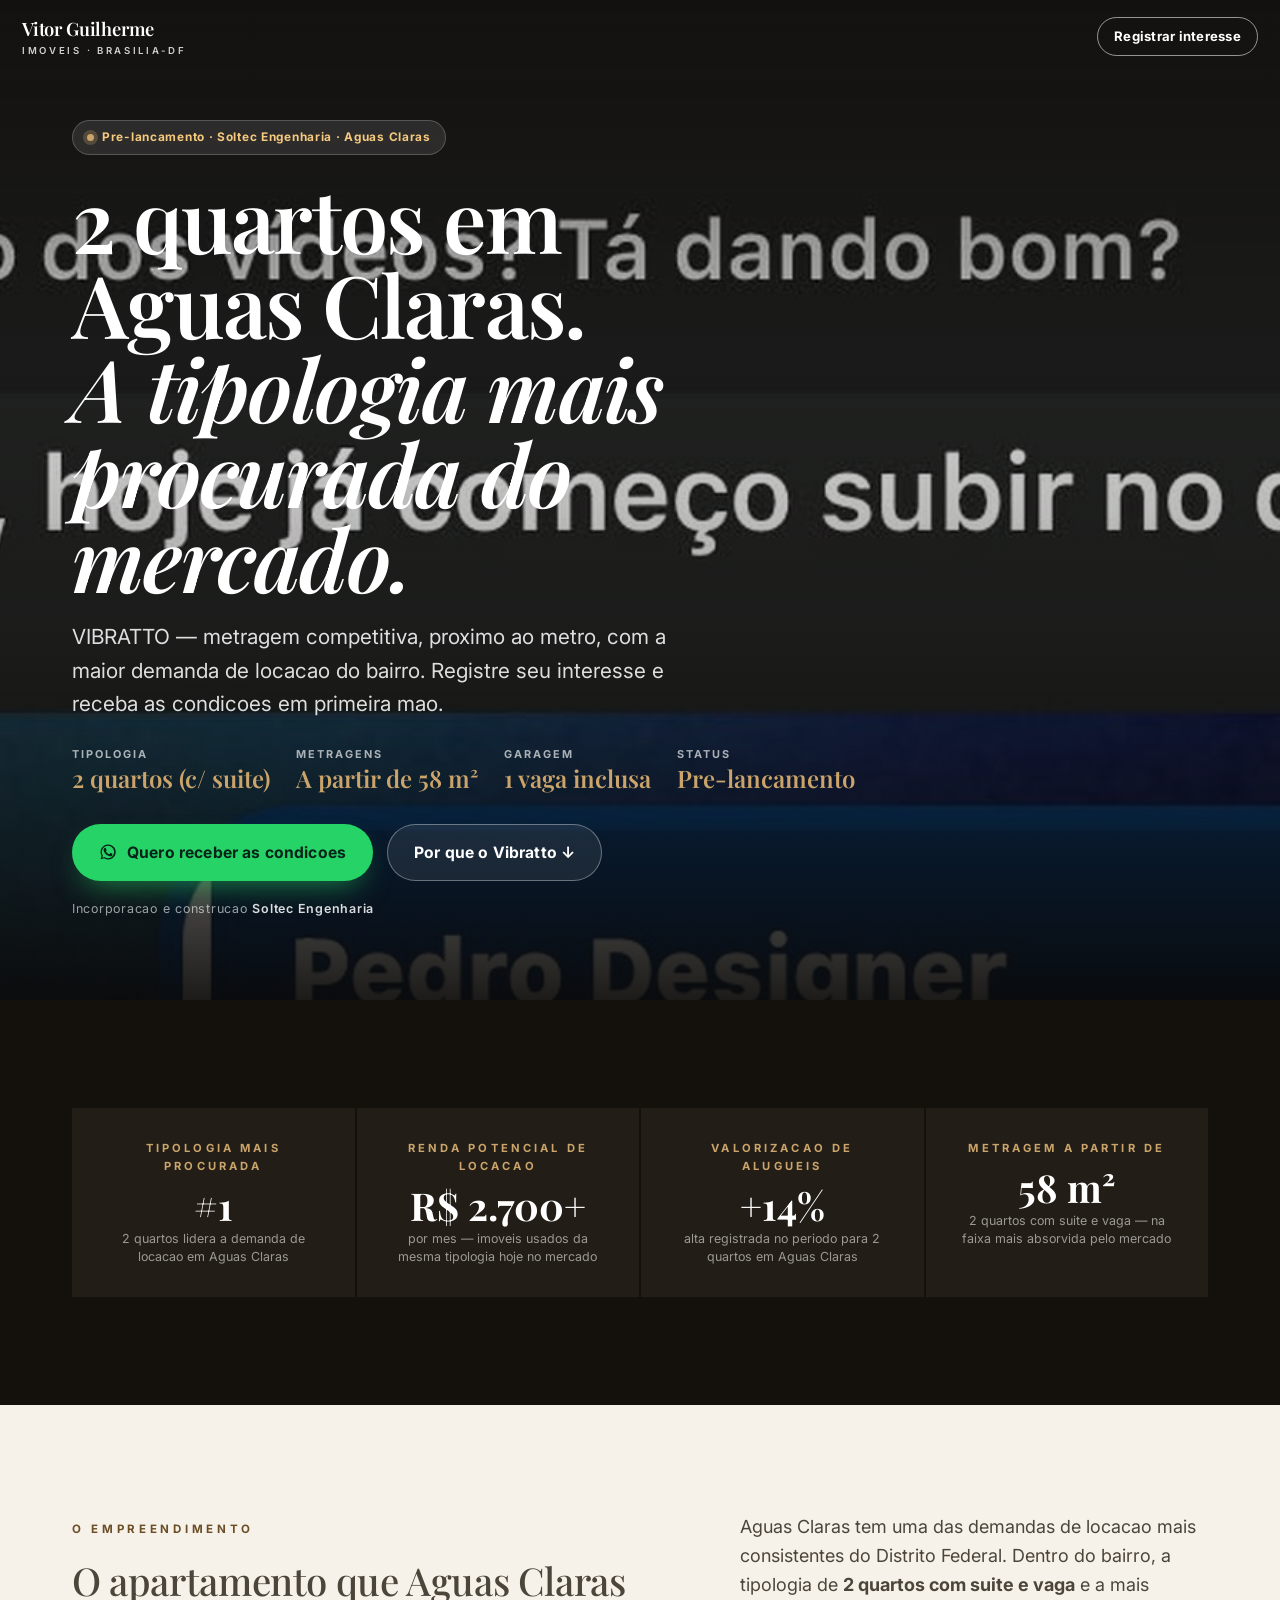
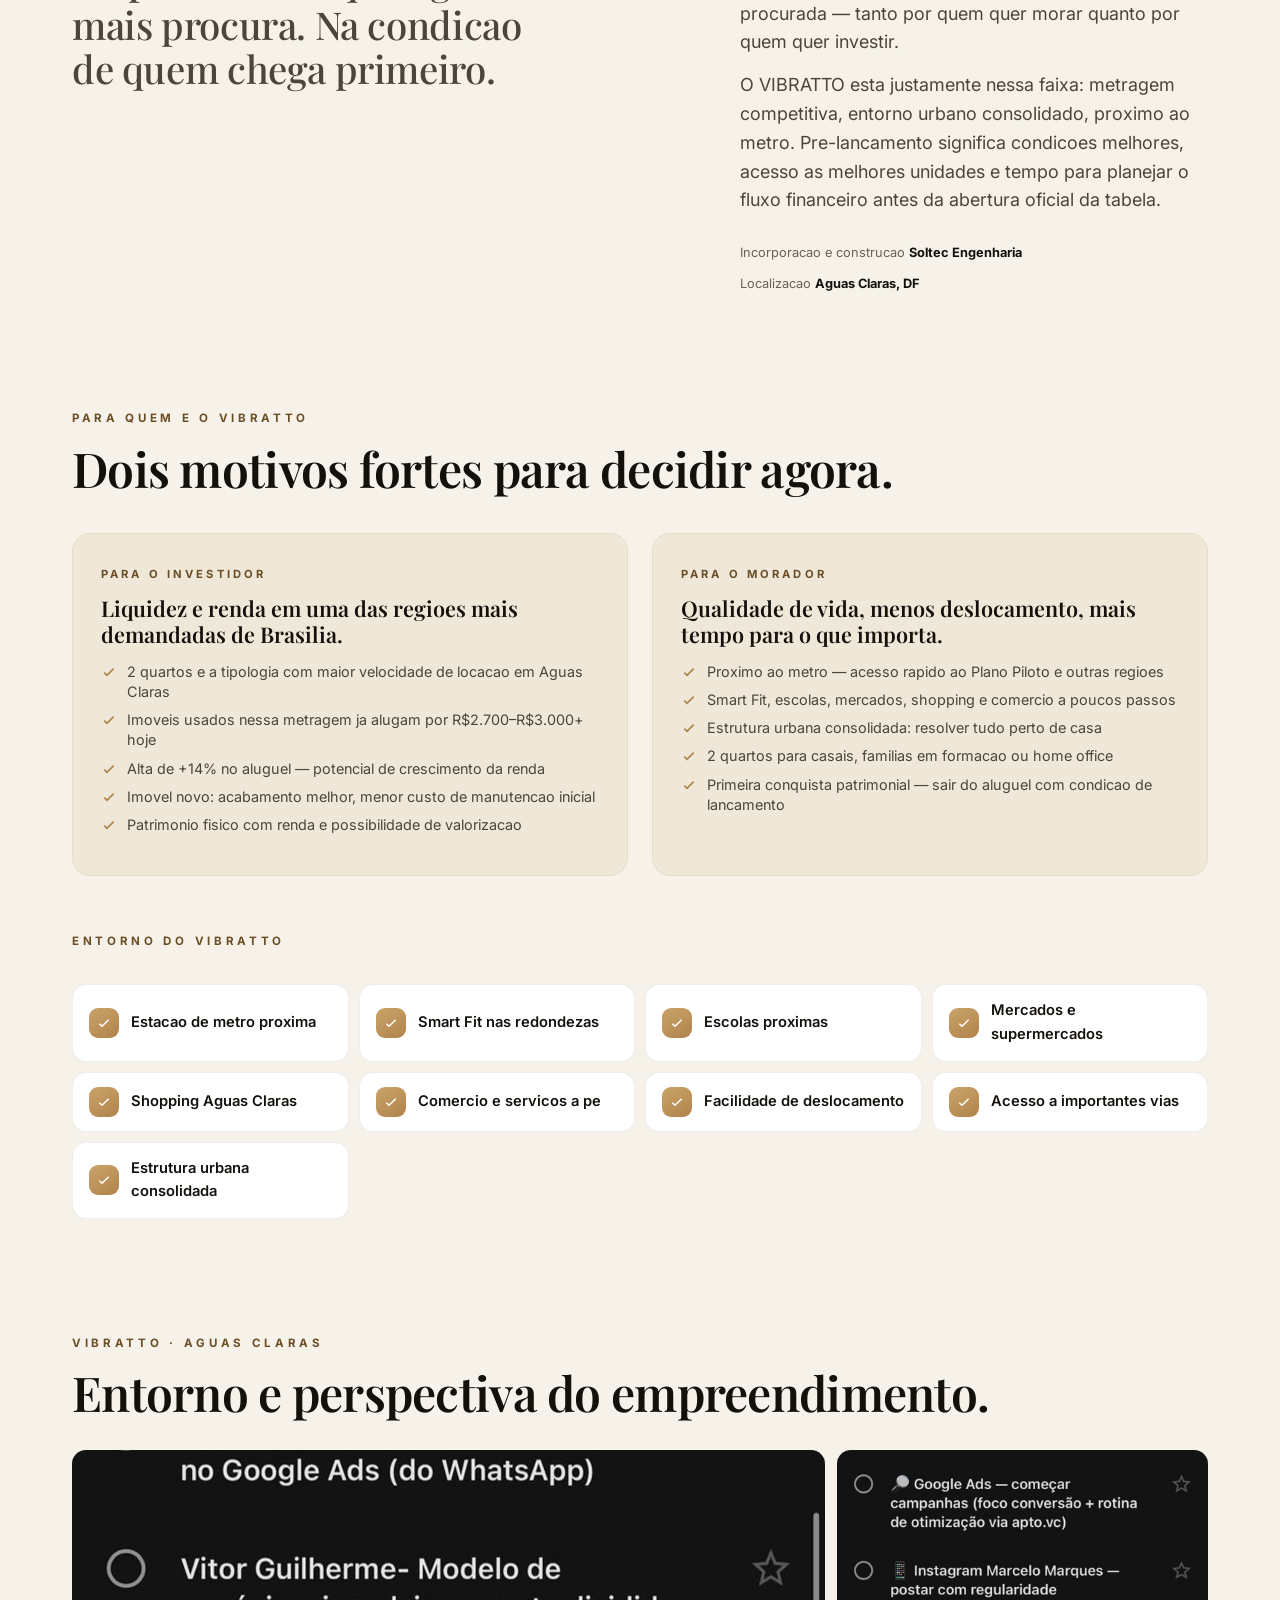
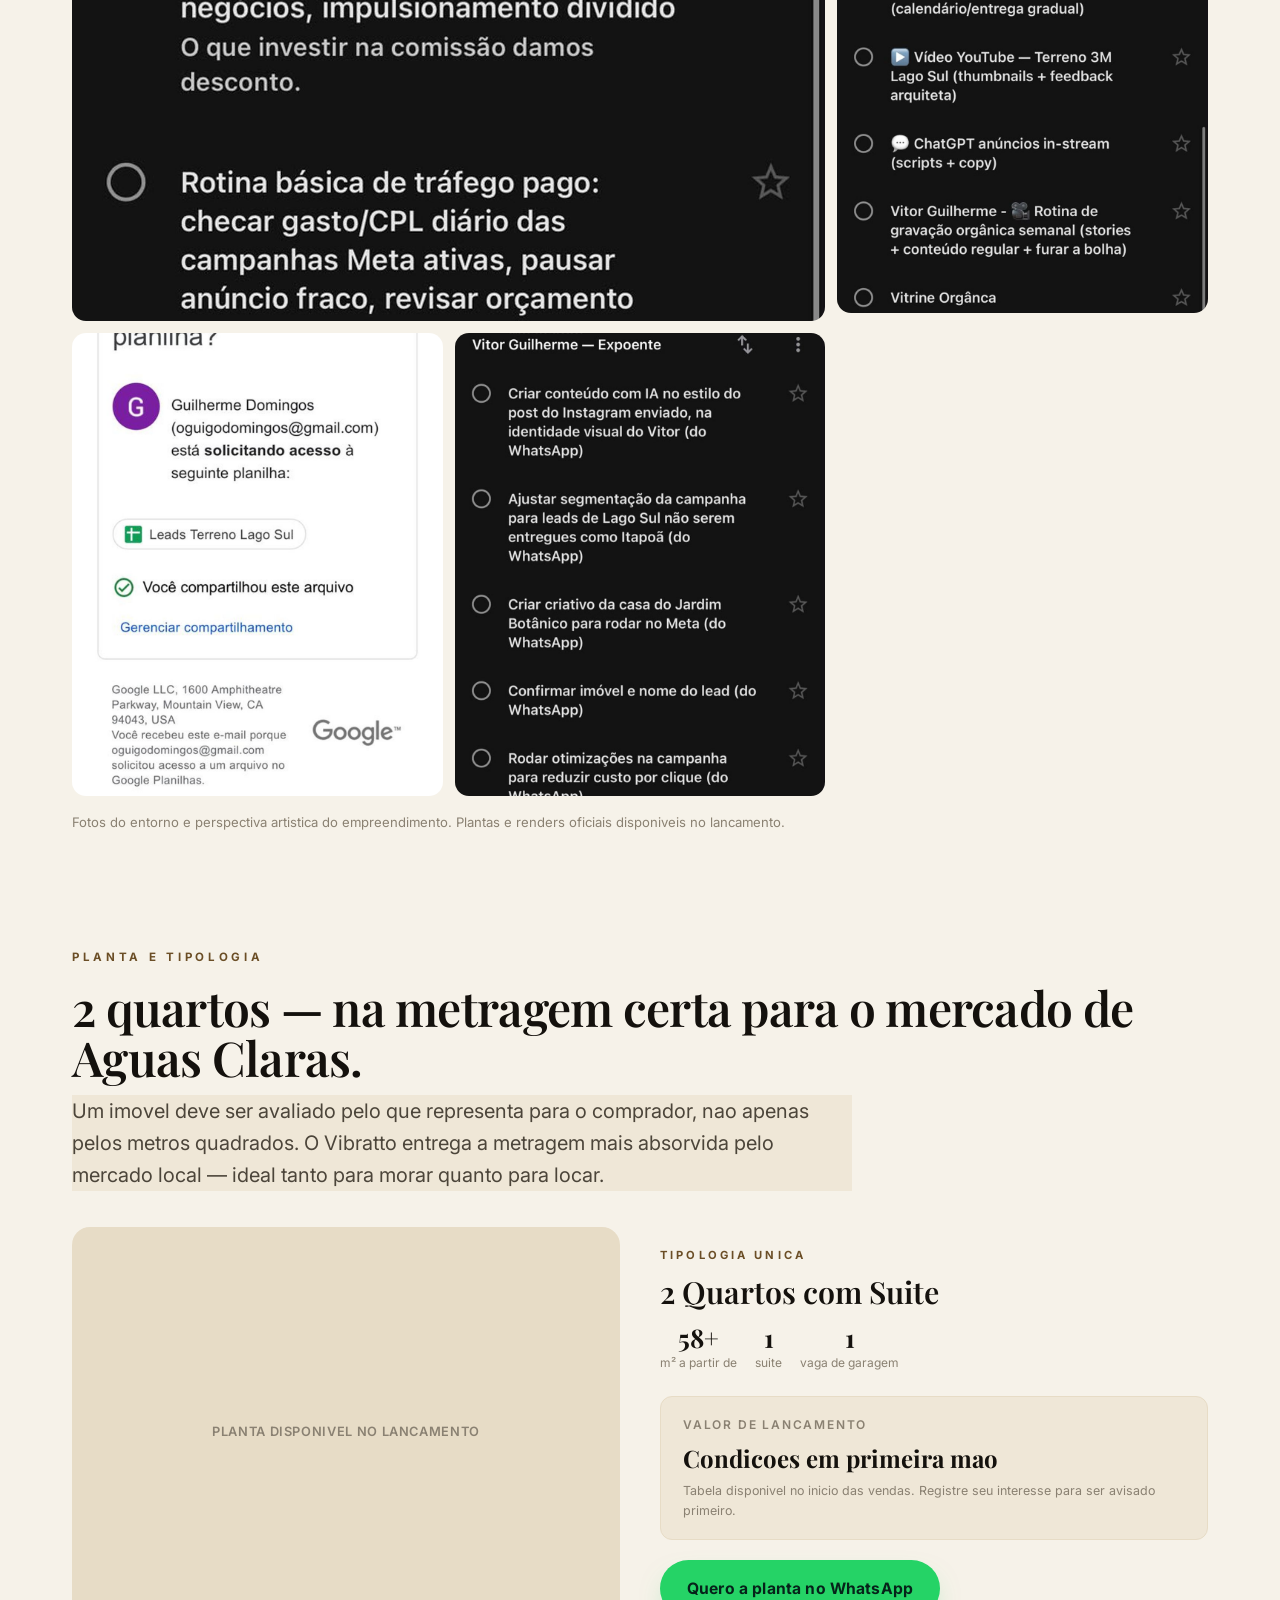
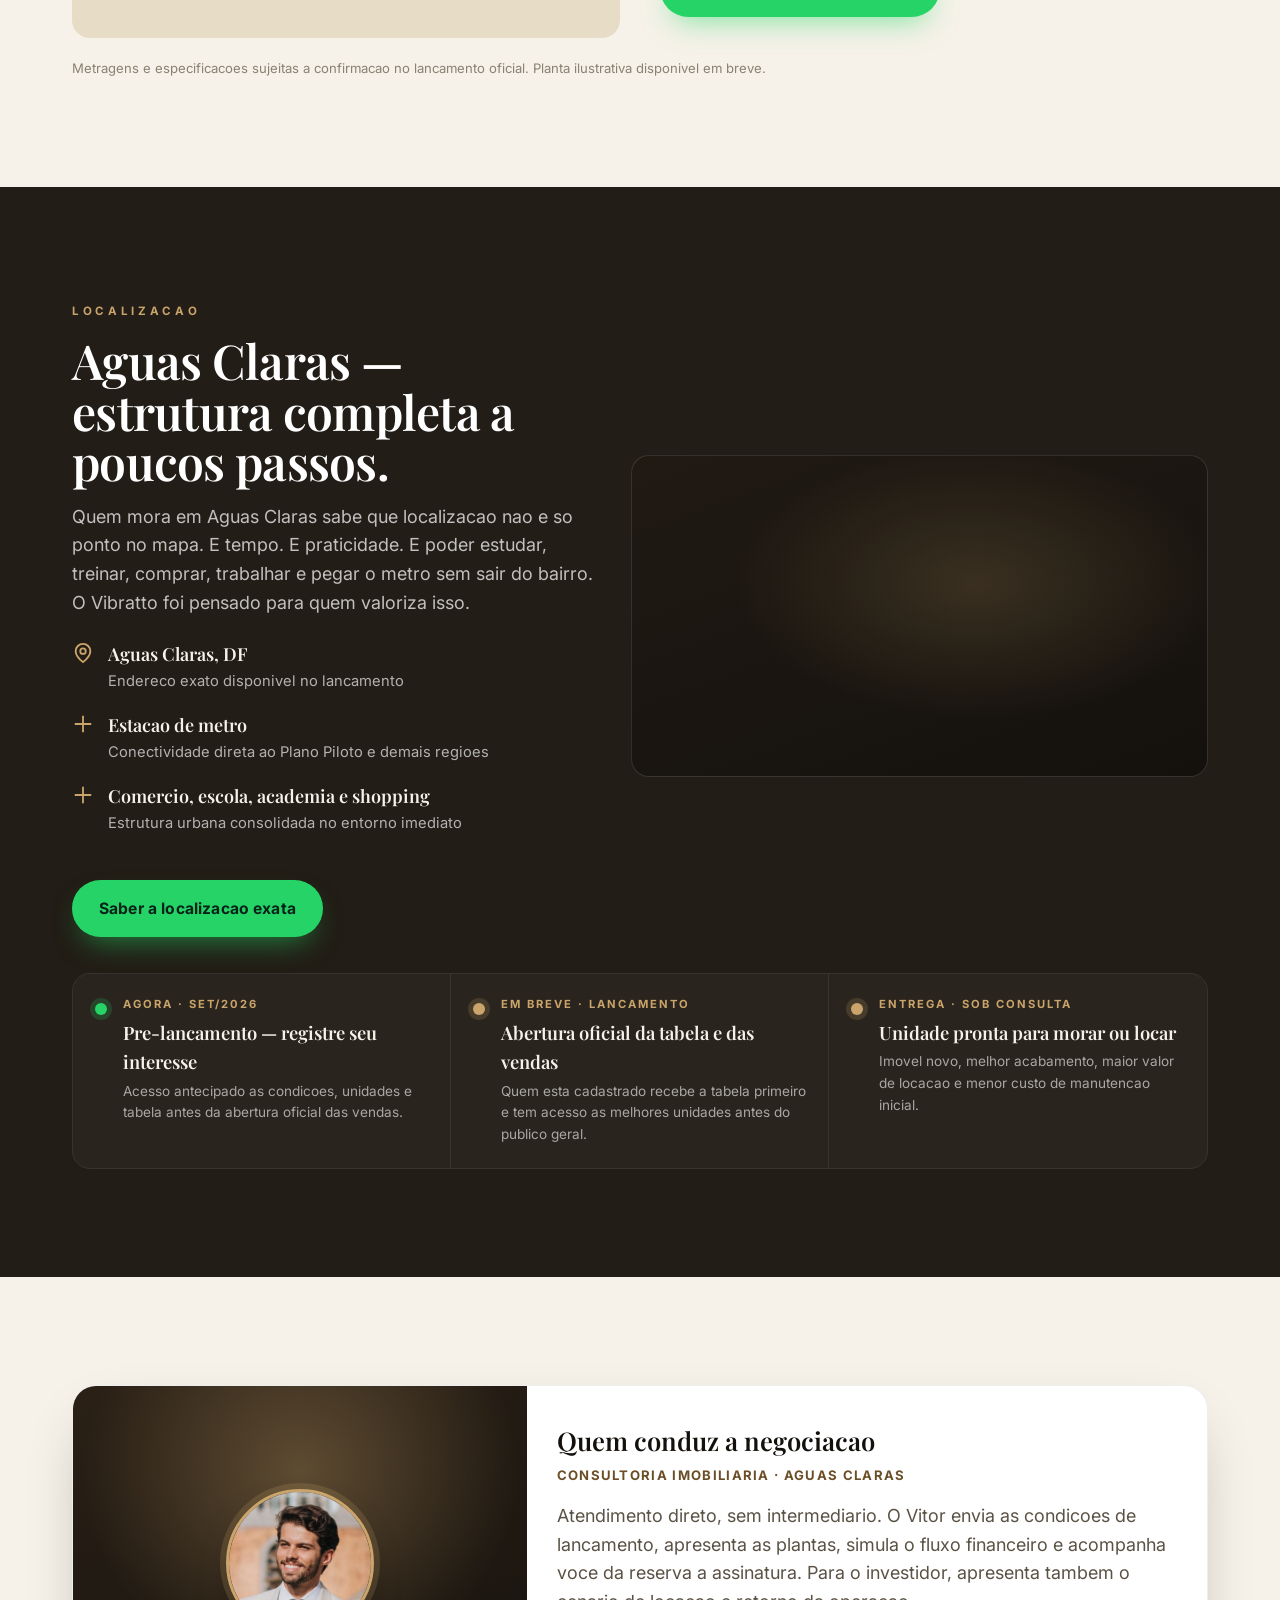
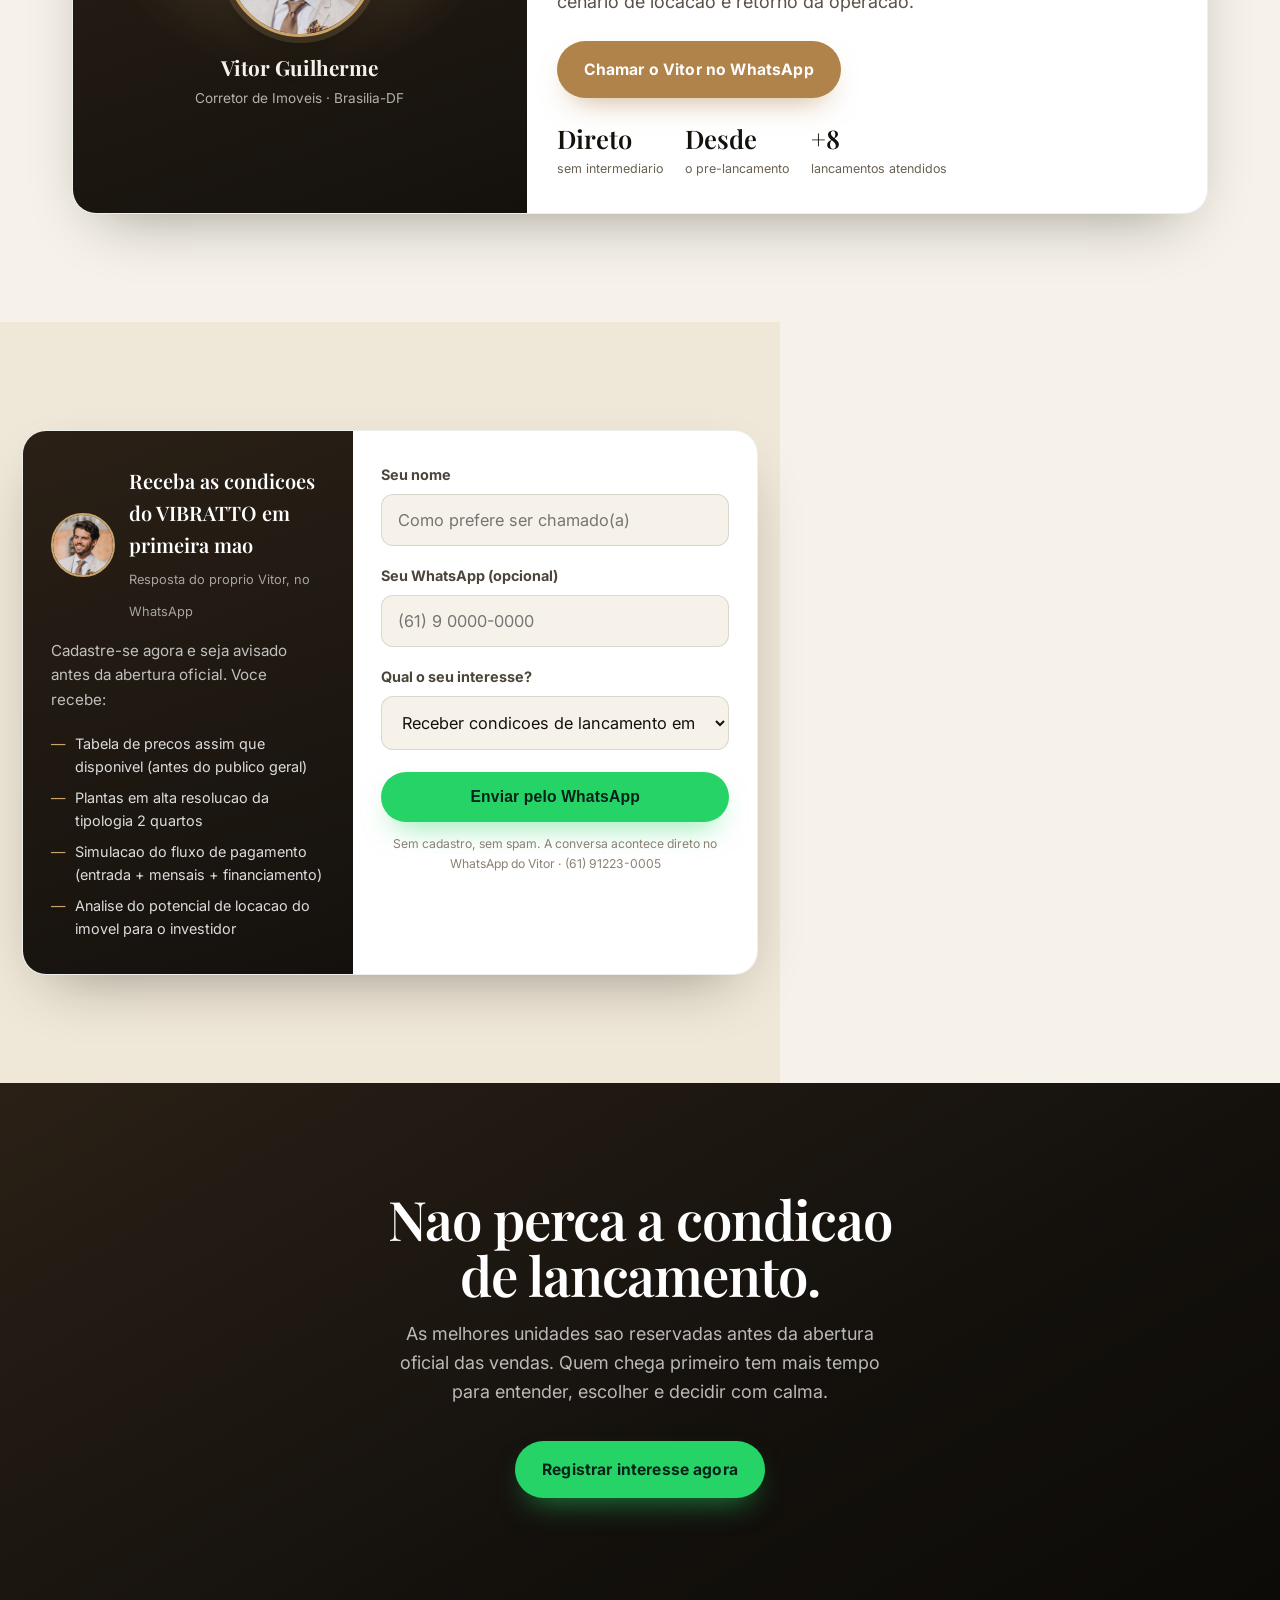
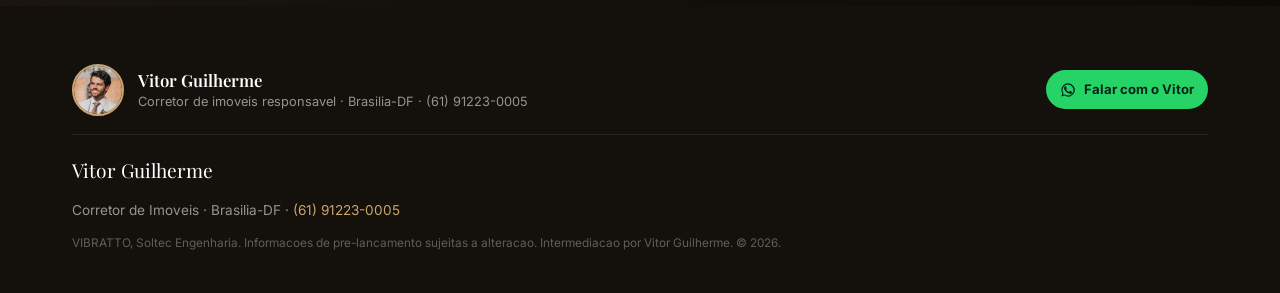
<file: vibratto/index.html>
<!DOCTYPE html>
<html lang="pt-BR">
<head>
<meta charset="UTF-8" />
<meta name="viewport" content="width=device-width, initial-scale=1.0" />
<!-- LP Pre-lancamento VIBRATTO (Soltec Engenharia) · Aguas Claras, DF
     Baseado em /_template-lancamento. Conteudo: treinamento comercial Vibratto/Soltec (set/2026).
     Imagens aplicadas: hero = render do empreendimento; galeria = entorno Aguas Claras (set/2026).
     Publico-alvo: investidor (liquidez, renda) + morador (qualidade de vida, comodidade). -->
<title>VIBRATTO · Pre-lancamento 2 quartos em Aguas Claras — Vitor Guilherme</title>
<meta name="description" content="VIBRATTO, Soltec Engenharia — pre-lancamento em Aguas Claras: 2 quartos a partir de 58 m², a tipologia de maior demanda de locacao do bairro. Proximo ao metro. Registre seu interesse com o corretor Vitor Guilherme." />
<meta property="og:title" content="VIBRATTO — 2 quartos em Aguas Claras (Pre-lancamento)" />
<meta property="og:description" content="A tipologia mais procurada de Aguas Claras. 2 quartos, a partir de 58 m², Soltec Engenharia. Registre seu interesse agora." />
<meta property="og:type" content="website" />
<link rel="canonical" href="https://oguidomingos.github.io/vitor-guilherme-lps/vibratto/" />
<meta property="og:image" content="https://oguidomingos.github.io/vitor-guilherme-lps/vibratto/img/hero.jpg" />
<link rel="preconnect" href="https://fonts.googleapis.com" />
<link rel="preconnect" href="https://fonts.gstatic.com" crossorigin />
<link href="https://fonts.googleapis.com/css2?family=Playfair+Display:ital,wght@0,400;0,500;0,600;0,700;0,800;0,900;1,400;1,500;1,600&family=Inter:wght@400;500;600;700;800&display=swap" rel="stylesheet" />
<link rel="stylesheet" href="../assets/styles.css?v=20260922e" />
<style>
/* Vibratto — overrides de pre-lancamento */
.hero--pre .hero__bg {
  background-color: #0b1a10;
  background-size: cover;
  background-position: center top;
}

.badge--pre {
  background: rgba(176,131,75,.18);
  border: 1px solid rgba(176,131,75,.4);
  color: #f5c97e;
}
.badge--pre .dot {
  background: #f5c97e;
  box-shadow: 0 0 0 4px rgba(245,201,126,.18);
  animation: pulse-amb 2s infinite;
}
@keyframes pulse-amb {
  0%,100% { box-shadow: 0 0 0 4px rgba(245,201,126,.18); }
  50%      { box-shadow: 0 0 0 8px rgba(245,201,126,.04); }
}

/* Dados de mercado — fundo escuro */
.market-data {
  background: var(--ink);
  color: #fff;
}
.market-data .mgrid {
  display: grid;
  grid-template-columns: repeat(auto-fit, minmax(200px, 1fr));
  gap: 2px;
}
.market-data .mcell {
  background: var(--ink-2);
  padding: 32px 28px;
  text-align: center;
}
.market-data .mk {
  font-size: .7rem;
  letter-spacing: .28em;
  text-transform: uppercase;
  color: var(--bronze-2);
  font-weight: 700;
  margin-bottom: 10px;
}
.market-data .mv {
  font-family: var(--font-disp);
  font-size: 2.4rem;
  font-weight: 700;
  color: #fff;
  line-height: 1;
}
.market-data .mu {
  font-size: .78rem;
  color: rgba(255,255,255,.55);
  margin-top: 6px;
  line-height: 1.4;
}

/* Cards de perfil */
.profiles {
  display: grid;
  grid-template-columns: 1fr 1fr;
  gap: 24px;
  margin-top: 40px;
}
@media (max-width: 640px) { .profiles { grid-template-columns: 1fr; } }

.prf-card {
  background: var(--cream-2);
  border: 1px solid var(--sand);
  border-radius: var(--radius);
  padding: 32px 28px;
}
.prf-label {
  font-size: .7rem;
  letter-spacing: .28em;
  text-transform: uppercase;
  font-weight: 700;
  color: var(--bronze-ink);
  margin-bottom: 12px;
}
.prf-card h3 {
  font-family: var(--font-disp);
  font-size: 1.35rem;
  font-weight: 600;
  margin-bottom: 14px;
  line-height: 1.2;
}
.prf-list {
  list-style: none;
  padding: 0;
}
.prf-list li {
  display: flex;
  align-items: flex-start;
  gap: 10px;
  font-size: .9rem;
  color: #4c453a;
  margin-bottom: 8px;
  line-height: 1.4;
}
.prf-list li svg {
  flex-shrink: 0;
  width: 16px;
  height: 16px;
  margin-top: 2px;
  stroke: var(--bronze);
}

/* Tipologia unica */
.tipo-grid {
  display: grid;
  grid-template-columns: 1fr 1fr;
  gap: 40px;
  align-items: center;
  margin-top: 36px;
}
@media (max-width: 720px) { .tipo-grid { grid-template-columns: 1fr; } }

.tipo-ph {
  aspect-ratio: 4/3;
  background: var(--sand);
  border-radius: var(--radius);
  display: flex;
  align-items: center;
  justify-content: center;
  font-size: .8rem;
  color: #8a8172;
  letter-spacing: .05em;
  text-transform: uppercase;
  font-weight: 600;
}
.tipo-img {
  aspect-ratio: 4/3;
  background: var(--sand);
  border-radius: var(--radius);
  overflow: hidden;
}
.tipo-img img {
  width: 100%;
  height: 100%;
  object-fit: cover;
}
.tipo-tag {
  font-size: .7rem;
  letter-spacing: .28em;
  text-transform: uppercase;
  font-weight: 700;
  color: var(--bronze-ink);
  margin-bottom: 10px;
}
.tipo-specs {
  display: flex;
  flex-wrap: wrap;
  gap: 18px;
  margin-bottom: 24px;
}
.tspec { text-align: center; }
.tspec .tn {
  font-family: var(--font-disp);
  font-size: 1.6rem;
  font-weight: 700;
  color: var(--ink);
  line-height: 1;
}
.tspec .tl {
  font-size: .75rem;
  color: #8a8172;
  margin-top: 3px;
}
.tipo-preco {
  background: var(--cream-2);
  border: 1px solid var(--sand);
  border-radius: 12px;
  padding: 18px 22px;
  margin-bottom: 20px;
}
.tipo-preco .pk { font-size: .75rem; color: #8a8172; text-transform: uppercase; letter-spacing: .15em; font-weight: 600; }
.tipo-preco .pv { font-family: var(--font-disp); font-size: 1.5rem; font-weight: 700; color: var(--ink); margin-top: 4px; }
.tipo-preco .pn { font-size: .78rem; color: #8a8172; margin-top: 4px; }

/* Timeline — reutiliza classes do _template com overrides para fundo dark da secao .loc */
</style>
</head>
<body>
<!-- Google Tag Manager (noscript) -->
<noscript><iframe src="https://www.googletagmanager.com/ns.html?id=GTM-543P3VS8" height="0" width="0" style="display:none;visibility:hidden"></iframe></noscript>

<header class="topbar">
  <a href="#" class="brand">Vitor Guilherme<small>Imoveis · Brasilia-DF</small></a>
  <a class="top-cta" data-wa data-wa-msg="Ola Vitor! Vi a pagina do VIBRATTO e quero receber as condicoes de lancamento.">Registrar interesse</a>
</header>

<!-- 1. HERO -->
<section class="hero hero--pre">
  <div class="hero__bg" style="background-image:url(img/hero.jpg)"></div>
  <div class="hero__scrim"></div>
  <div class="hero__inner wrap">
    <div class="stagger">
      <span class="badge badge--pre"><span class="dot"></span> Pre-lancamento · Soltec Engenharia · Aguas Claras</span>
      <h1 class="display">2 quartos em Aguas Claras.<br><em>A tipologia mais procurada do mercado.</em></h1>
      <p class="sub">VIBRATTO — metragem competitiva, proximo ao metro, com a maior demanda de locacao do bairro. Registre seu interesse e receba as condicoes em primeira mao.</p>
      <div class="meta">
        <div class="m"><span class="k">Tipologia</span><span class="v">2 quartos (c/ suite)</span></div>
        <div class="m"><span class="k">Metragens</span><span class="v">A partir de 58 m&#178;</span></div>
        <div class="m"><span class="k">Garagem</span><span class="v">1 vaga inclusa</span></div>
        <div class="m"><span class="k">Status</span><span class="v">Pre-lancamento</span></div>
      </div>
      <div class="hero-actions">
        <a class="btn btn--wa" data-wa data-wa-msg="Ola Vitor! Quero registrar meu interesse no VIBRATTO em Aguas Claras e receber as condicoes de lancamento em primeira mao.">
          <svg viewBox="0 0 24 24" fill="currentColor"><path d="M17.5 14.4c-.3-.2-1.7-.9-2-1-.3-.1-.5-.2-.7.1-.2.3-.7 1-.9 1.2-.2.2-.3.2-.6.1-1.7-.9-2.9-1.6-4-3.5-.3-.5.3-.5.8-1.6.1-.2 0-.4 0-.5 0-.2-.7-1.6-.9-2.2-.2-.6-.5-.5-.7-.5h-.6c-.2 0-.5.1-.8.4-.3.3-1 1-1 2.5s1.1 2.9 1.2 3.1c.2.2 2.1 3.2 5.1 4.5 1.9.8 2.6.9 3.5.8.6-.1 1.7-.7 1.9-1.4.2-.7.2-1.2.2-1.4-.1-.1-.3-.2-.6-.4z"/><path d="M12 2a10 10 0 0 0-8.6 15l-1.3 4.7 4.8-1.3A10 10 0 1 0 12 2zm0 18.2c-1.5 0-3-.4-4.3-1.2l-.3-.2-2.9.8.8-2.8-.2-.3A8.2 8.2 0 1 1 12 20.2z"/></svg>
          Quero receber as condicoes
        </a>
        <a class="btn btn--ghost" href="#por-que">Por que o Vibratto &#8595;</a>
      </div>
      <div class="dev-line">Incorporacao e construcao <b>Soltec Engenharia</b></div>
    </div>
  </div>
</section>

<!-- 2. DADOS DE MERCADO -->
<section class="market-data section-pad">
  <div class="wrap">
    <div class="mgrid reveal">
      <div class="mcell">
        <div class="mk">Tipologia mais procurada</div>
        <div class="mv">#1</div>
        <div class="mu">2 quartos lidera a demanda de locacao em Aguas Claras</div>
      </div>
      <div class="mcell">
        <div class="mk">Renda potencial de locacao</div>
        <div class="mv">R$&nbsp;2.700+</div>
        <div class="mu">por mes — imoveis usados da mesma tipologia hoje no mercado</div>
      </div>
      <div class="mcell">
        <div class="mk">Valorizacao de alugueis</div>
        <div class="mv">+14%</div>
        <div class="mu">alta registrada no periodo para 2 quartos em Aguas Claras</div>
      </div>
      <div class="mcell">
        <div class="mk">Metragem a partir de</div>
        <div class="mv">58 m&#178;</div>
        <div class="mu">2 quartos com suite e vaga — na faixa mais absorvida pelo mercado</div>
      </div>
    </div>
  </div>
</section>

<!-- 3. SOBRE -->
<section id="por-que" class="section-pad">
  <div class="wrap intro-grid">
    <div class="reveal">
      <span class="eyebrow">O empreendimento</span>
      <p class="big" style="margin-top:16px">O apartamento que Aguas Claras mais procura. Na condicao de quem chega primeiro.</p>
    </div>
    <div class="reveal">
      <p>Aguas Claras tem uma das demandas de locacao mais consistentes do Distrito Federal. Dentro do bairro, a tipologia de <strong>2 quartos com suite e vaga</strong> e a mais procurada — tanto por quem quer morar quanto por quem quer investir.</p>
      <p style="margin-top:14px">O VIBRATTO esta justamente nessa faixa: metragem competitiva, entorno urbano consolidado, proximo ao metro. Pre-lancamento significa condicoes melhores, acesso as melhores unidades e tempo para planejar o fluxo financeiro antes da abertura oficial da tabela.</p>
      <div class="devs">
        <span>Incorporacao e construcao <b>Soltec Engenharia</b></span>
        <span>Localizacao <b>Aguas Claras, DF</b></span>
      </div>
    </div>
  </div>
</section>

<!-- 4. DOIS PERFIS DE COMPRADOR + AMENIDADES -->
<section id="diferenciais" class="section-pad" style="padding-top:0">
  <div class="wrap">
    <span class="eyebrow reveal">Para quem e o Vibratto</span>
    <h2 class="section-title reveal" style="margin-top:12px">Dois motivos fortes para decidir agora.</h2>
    <div class="profiles reveal">

      <div class="prf-card">
        <div class="prf-label">Para o investidor</div>
        <h3>Liquidez e renda em uma das regioes mais demandadas de Brasilia.</h3>
        <ul class="prf-list">
          <li><svg viewBox="0 0 24 24" fill="none" stroke-width="2.5"><path d="M5 13l4 4L19 7"/></svg>2 quartos e a tipologia com maior velocidade de locacao em Aguas Claras</li>
          <li><svg viewBox="0 0 24 24" fill="none" stroke-width="2.5"><path d="M5 13l4 4L19 7"/></svg>Imoveis usados nessa metragem ja alugam por R$2.700–R$3.000+ hoje</li>
          <li><svg viewBox="0 0 24 24" fill="none" stroke-width="2.5"><path d="M5 13l4 4L19 7"/></svg>Alta de +14% no aluguel — potencial de crescimento da renda</li>
          <li><svg viewBox="0 0 24 24" fill="none" stroke-width="2.5"><path d="M5 13l4 4L19 7"/></svg>Imovel novo: acabamento melhor, menor custo de manutencao inicial</li>
          <li><svg viewBox="0 0 24 24" fill="none" stroke-width="2.5"><path d="M5 13l4 4L19 7"/></svg>Patrimonio fisico com renda e possibilidade de valorizacao</li>
        </ul>
      </div>

      <div class="prf-card">
        <div class="prf-label">Para o morador</div>
        <h3>Qualidade de vida, menos deslocamento, mais tempo para o que importa.</h3>
        <ul class="prf-list">
          <li><svg viewBox="0 0 24 24" fill="none" stroke-width="2.5"><path d="M5 13l4 4L19 7"/></svg>Proximo ao metro — acesso rapido ao Plano Piloto e outras regioes</li>
          <li><svg viewBox="0 0 24 24" fill="none" stroke-width="2.5"><path d="M5 13l4 4L19 7"/></svg>Smart Fit, escolas, mercados, shopping e comercio a poucos passos</li>
          <li><svg viewBox="0 0 24 24" fill="none" stroke-width="2.5"><path d="M5 13l4 4L19 7"/></svg>Estrutura urbana consolidada: resolver tudo perto de casa</li>
          <li><svg viewBox="0 0 24 24" fill="none" stroke-width="2.5"><path d="M5 13l4 4L19 7"/></svg>2 quartos para casais, familias em formacao ou home office</li>
          <li><svg viewBox="0 0 24 24" fill="none" stroke-width="2.5"><path d="M5 13l4 4L19 7"/></svg>Primeira conquista patrimonial — sair do aluguel com condicao de lancamento</li>
        </ul>
      </div>

    </div>

    <span class="eyebrow reveal" style="display:block;margin-top:56px">Entorno do Vibratto</span>
    <div class="amen reveal">
      <div class="a"><i><svg viewBox="0 0 24 24" fill="none" stroke="currentColor" stroke-width="2.2"><path d="M5 13l4 4L19 7"/></svg></i>Estacao de metro proxima</div>
      <div class="a"><i><svg viewBox="0 0 24 24" fill="none" stroke="currentColor" stroke-width="2.2"><path d="M5 13l4 4L19 7"/></svg></i>Smart Fit nas redondezas</div>
      <div class="a"><i><svg viewBox="0 0 24 24" fill="none" stroke="currentColor" stroke-width="2.2"><path d="M5 13l4 4L19 7"/></svg></i>Escolas proximas</div>
      <div class="a"><i><svg viewBox="0 0 24 24" fill="none" stroke="currentColor" stroke-width="2.2"><path d="M5 13l4 4L19 7"/></svg></i>Mercados e supermercados</div>
      <div class="a"><i><svg viewBox="0 0 24 24" fill="none" stroke="currentColor" stroke-width="2.2"><path d="M5 13l4 4L19 7"/></svg></i>Shopping Aguas Claras</div>
      <div class="a"><i><svg viewBox="0 0 24 24" fill="none" stroke="currentColor" stroke-width="2.2"><path d="M5 13l4 4L19 7"/></svg></i>Comercio e servicos a pe</div>
      <div class="a"><i><svg viewBox="0 0 24 24" fill="none" stroke="currentColor" stroke-width="2.2"><path d="M5 13l4 4L19 7"/></svg></i>Facilidade de deslocamento</div>
      <div class="a"><i><svg viewBox="0 0 24 24" fill="none" stroke="currentColor" stroke-width="2.2"><path d="M5 13l4 4L19 7"/></svg></i>Acesso a importantes vias</div>
      <div class="a"><i><svg viewBox="0 0 24 24" fill="none" stroke="currentColor" stroke-width="2.2"><path d="M5 13l4 4L19 7"/></svg></i>Estrutura urbana consolidada</div>
    </div>
  </div>
</section>

<!-- 5. GALERIA -->
<section id="galeria" class="section-pad" style="padding-top:0">
  <div class="wrap">
    <span class="eyebrow reveal">Vibratto · Aguas Claras</span>
    <h2 class="section-title reveal" style="margin-top:12px">Entorno e perspectiva do empreendimento.</h2>
    <div class="gallery" style="margin-top:32px">
      <div class="shot wide reveal" style="background-image:url(img/g1.jpg)" data-full="img/g1.jpg" role="img" aria-label="Vista aerea de Aguas Claras — localizacao do Vibratto"></div>
      <div class="shot reveal" style="background-image:url(img/g2.jpg)" data-full="img/g2.jpg" role="img" aria-label="Aguas Claras: verde e infraestrutura urbana consolidada"></div>
      <div class="shot reveal" style="background-image:url(img/g3.jpg)" data-full="img/g3.jpg" role="img" aria-label="Avenida arborizada proxima ao empreendimento"></div>
      <div class="shot reveal" style="background-image:url(img/g4.jpg)" data-full="img/g4.jpg" role="img" aria-label="Entorno de Aguas Claras — qualidade de vida e mobilidade"></div>
    </div>
    <p class="reveal" style="color:#8a8172;font-size:.82rem;margin-top:16px">Fotos do entorno e perspectiva artistica do empreendimento. Plantas e renders oficiais disponiveis no lancamento.</p>
  </div>
</section>

<!-- 6. TIPOLOGIA -->
<section id="tipologia" class="section-pad" style="padding-top:0">
  <div class="wrap">
    <span class="eyebrow reveal">Planta e tipologia</span>
    <h2 class="section-title reveal" style="margin-top:12px">2 quartos — na metragem certa para o mercado de Aguas Claras.</h2>
    <p class="lead reveal" style="margin-top:12px">Um imovel deve ser avaliado pelo que representa para o comprador, nao apenas pelos metros quadrados. O Vibratto entrega a metragem mais absorvida pelo mercado local — ideal tanto para morar quanto para locar.</p>

    <div class="tipo-grid reveal">
      <div class="tipo-ph" id="js-planta-wrap">
        Planta disponivel no lancamento
      </div>
      <div>
        <div class="tipo-tag">Tipologia unica</div>
        <h3 style="font-family:var(--font-disp);font-size:1.9rem;font-weight:600;line-height:1.1;margin-bottom:16px">2 Quartos com Suite</h3>
        <div class="tipo-specs">
          <div class="tspec"><div class="tn">58+</div><div class="tl">m² a partir de</div></div>
          <div class="tspec"><div class="tn">1</div><div class="tl">suite</div></div>
          <div class="tspec"><div class="tn">1</div><div class="tl">vaga de garagem</div></div>
        </div>
        <div class="tipo-preco">
          <div class="pk">Valor de lancamento</div>
          <div class="pv">Condicoes em primeira mao</div>
          <div class="pn">Tabela disponivel no inicio das vendas. Registre seu interesse para ser avisado primeiro.</div>
        </div>
        <a class="btn btn--wa" data-wa data-wa-msg="Ola Vitor! Quero a planta e as condicoes de lancamento do VIBRATTO em Aguas Claras (2 quartos com suite).">Quero a planta no WhatsApp</a>
      </div>
    </div>

    <p style="color:#8a8172;font-size:.82rem;margin-top:20px">Metragens e especificacoes sujeitas a confirmacao no lancamento oficial. Planta ilustrativa disponivel em breve.</p>
  </div>
</section>

<!-- 7. LOCALIZACAO + CRONOGRAMA -->
<section class="loc section-pad">
  <div class="wrap">
    <div class="cols">
      <div class="reveal">
        <span class="eyebrow on-dark">Localizacao</span>
        <h2 class="section-title" style="color:#fff;margin-top:12px">Aguas Claras — estrutura completa a poucos passos.</h2>
        <p style="color:rgba(255,255,255,.72);margin-top:16px">Quem mora em Aguas Claras sabe que localizacao nao e so ponto no mapa. E tempo. E praticidade. E poder estudar, treinar, comprar, trabalhar e pegar o metro sem sair do bairro. O Vibratto foi pensado para quem valoriza isso.</p>
        <div class="pins">
          <div class="pin">
            <svg viewBox="0 0 24 24" fill="none" stroke="currentColor" stroke-width="2"><circle cx="12" cy="10" r="3"/><path d="M12 2a8 8 0 0 0-8 8c0 5.4 8 12 8 12s8-6.6 8-12a8 8 0 0 0-8-8z"/></svg>
            <div><b>Aguas Claras, DF</b><span>Endereco exato disponivel no lancamento</span></div>
          </div>
          <div class="pin">
            <svg viewBox="0 0 24 24" fill="none" stroke="currentColor" stroke-width="2"><path d="M3 12h18M12 3v18"/></svg>
            <div><b>Estacao de metro</b><span>Conectividade direta ao Plano Piloto e demais regioes</span></div>
          </div>
          <div class="pin">
            <svg viewBox="0 0 24 24" fill="none" stroke="currentColor" stroke-width="2"><path d="M3 12h18M12 3v18"/></svg>
            <div><b>Comercio, escola, academia e shopping</b><span>Estrutura urbana consolidada no entorno imediato</span></div>
          </div>
        </div>
        <a class="btn btn--wa" style="margin-top:26px" data-wa data-wa-msg="Ola Vitor! Quero saber a localizacao exata do VIBRATTO em Aguas Claras e agendar uma visita ao estande.">Saber a localizacao exata</a>
      </div>
      <div class="reveal">
        <div class="map has-iframe">
          <iframe title="Mapa Aguas Claras" loading="lazy" referrerpolicy="no-referrer-when-downgrade" src="https://www.google.com/maps?q=Aguas+Claras+Brasilia+DF&output=embed"></iframe>
        </div>
      </div>
    </div>

    <div class="timeline reveal">
      <div class="tl done">
        <span class="dot"></span>
        <div>
          <div class="when">Agora · Set/2026</div>
          <div class="what">Pre-lancamento — registre seu interesse</div>
          <div class="why">Acesso antecipado as condicoes, unidades e tabela antes da abertura oficial das vendas.</div>
        </div>
      </div>
      <div class="tl">
        <span class="dot"></span>
        <div>
          <div class="when">Em breve · Lancamento</div>
          <div class="what">Abertura oficial da tabela e das vendas</div>
          <div class="why">Quem esta cadastrado recebe a tabela primeiro e tem acesso as melhores unidades antes do publico geral.</div>
        </div>
      </div>
      <div class="tl">
        <span class="dot"></span>
        <div>
          <div class="when">Entrega · sob consulta</div>
          <div class="what">Unidade pronta para morar ou locar</div>
          <div class="why">Imovel novo, melhor acabamento, maior valor de locacao e menor custo de manutencao inicial.</div>
        </div>
      </div>
    </div>
  </div>
</section>

<!-- 8. CORRETOR -->
<section class="broker section-pad">
  <div class="wrap"><div class="card reveal">
    <div class="photo">
      <div>
        <img class="avatar avatar--img" src="../assets/img/vitor.jpg" alt="Vitor Guilherme, corretor de imoveis em Brasilia" width="148" height="148" />
        <strong style="font-family:var(--font-disp);font-size:1.3rem">Vitor Guilherme</strong>
        <div style="opacity:.7;font-size:.85rem;margin-top:4px">Corretor de Imoveis · Brasilia-DF</div>
      </div>
    </div>
    <div class="body">
      <div class="name">Quem conduz a negociacao</div>
      <div class="role">Consultoria imobiliaria · Aguas Claras</div>
      <p>Atendimento direto, sem intermediario. O Vitor envia as condicoes de lancamento, apresenta as plantas, simula o fluxo financeiro e acompanha voce da reserva a assinatura. Para o investidor, apresenta tambem o cenario de locacao e retorno da operacao.</p>
      <a class="btn btn--bronze" data-wa data-wa-msg="Ola Vitor! Quero receber as condicoes de lancamento do VIBRATTO em Aguas Claras.">Chamar o Vitor no WhatsApp</a>
      <div class="trust">
        <div class="t"><div class="n">Direto</div><div class="l">sem intermediario</div></div>
        <div class="t"><div class="n">Desde</div><div class="l">o pre-lancamento</div></div>
        <div class="t"><div class="n">+8</div><div class="l">lancamentos atendidos</div></div>
      </div>
    </div>
  </div></div>
</section>

<!-- 9. FORMULARIO DE INTERESSE -->
<section id="contato" class="lead section-pad">
  <div class="wrap"><div class="panel reveal">
    <div class="side">
      <div class="who">
        <img src="../assets/img/vitor-320.jpg" alt="Vitor Guilherme" width="64" height="64" />
        <div>
          <b>Receba as condicoes do VIBRATTO em primeira mao</b>
          <span>Resposta do proprio Vitor, no WhatsApp</span>
        </div>
      </div>
      <p>Cadastre-se agora e seja avisado antes da abertura oficial. Voce recebe:</p>
      <ul>
        <li>Tabela de precos assim que disponivel (antes do publico geral)</li>
        <li>Plantas em alta resolucao da tipologia 2 quartos</li>
        <li>Simulacao do fluxo de pagamento (entrada + mensais + financiamento)</li>
        <li>Analise do potencial de locacao do imovel para o investidor</li>
      </ul>
    </div>
    <form data-lead-form data-lead-emp="VIBRATTO" novalidate>
      <label for="lf-nome">Seu nome</label>
      <input id="lf-nome" name="nome" type="text" autocomplete="name" placeholder="Como prefere ser chamado(a)" required />
      <label for="lf-whats">Seu WhatsApp (opcional)</label>
      <input id="lf-whats" name="whats" type="tel" autocomplete="tel" inputmode="tel" placeholder="(61) 9 0000-0000" />
      <label for="lf-int">Qual o seu interesse?</label>
      <select id="lf-int" name="interesse">
        <option value="receber as condicoes de lancamento em primeira mao">Receber condicoes de lancamento em primeira mao</option>
        <option value="entender o potencial de locacao e retorno do investimento">Potencial de locacao e retorno (investidor)</option>
        <option value="agendar uma visita ao estande quando disponivel">Visitar o estande de vendas quando disponivel</option>
        <option value="uma simulacao de pagamento para o VIBRATTO">Simulacao de pagamento</option>
      </select>
      <button type="submit" class="btn btn--wa">Enviar pelo WhatsApp</button>
      <p class="fine">Sem cadastro, sem spam. A conversa acontece direto no WhatsApp do Vitor · (61) 91223-0005</p>
    </form>
  </div></div>
</section>

<!-- 10. CTA FINAL -->
<section class="cta-band section-pad">
  <div class="wrap">
    <h2 class="reveal">Nao perca a condicao de lancamento.</h2>
    <p class="reveal">As melhores unidades sao reservadas antes da abertura oficial das vendas. Quem chega primeiro tem mais tempo para entender, escolher e decidir com calma.</p>
    <a class="btn btn--wa reveal" data-wa data-wa-msg="Ola Vitor! Quero registrar meu interesse no VIBRATTO em Aguas Claras e receber as condicoes de lancamento em primeira mao.">Registrar interesse agora</a>
  </div>
</section>

<footer class="ft">
  <div class="wrap row">
    <div class="ft-broker">
      <img src="../assets/img/vitor-320.jpg" alt="Vitor Guilherme" width="52" height="52" />
      <div class="who">
        <b>Vitor Guilherme</b>
        <span>Corretor de imoveis responsavel · Brasilia-DF · (61) 91223-0005</span>
      </div>
      <a class="ft-wa" data-wa data-wa-msg="Ola Vitor! Vi sua pagina do VIBRATTO e quero falar com voce.">
        <svg viewBox="0 0 24 24" fill="currentColor"><path d="M17.5 14.4c-.3-.2-1.7-.9-2-1-.3-.1-.5-.2-.7.1-.2.3-.7 1-.9 1.2-.2.2-.3.2-.6.1-1.7-.9-2.9-1.6-4-3.5-.3-.5.3-.5.8-1.6.1-.2 0-.4 0-.5 0-.2-.7-1.6-.9-2.2-.2-.6-.5-.5-.7-.5h-.6c-.2 0-.5.1-.8.4-.3.3-1 1-1 2.5s1.1 2.9 1.2 3.1c.2.2 2.1 3.2 5.1 4.5 1.9.8 2.6.9 3.5.8.6-.1 1.7-.7 1.9-1.4.2-.7.2-1.2.2-1.4-.1-.1-.3-.2-.6-.4z"/><path d="M12 2a10 10 0 0 0-8.6 15l-1.3 4.7 4.8-1.3A10 10 0 1 0 12 2zm0 18.2c-1.5 0-3-.4-4.3-1.2l-.3-.2-2.9.8.8-2.8-.2-.3A8.2 8.2 0 1 1 12 20.2z"/></svg>
        Falar com o Vitor
      </a>
    </div>
    <div class="brand">Vitor Guilherme</div>
    <div>Corretor de Imoveis · Brasilia-DF · <a data-wa data-wa-msg="Ola Vitor!">(61) 91223-0005</a></div>
    <div class="disclaimer">VIBRATTO, Soltec Engenharia. Informacoes de pre-lancamento sujeitas a alteracao. Intermediacao por Vitor Guilherme. &#169; <span data-year>2026</span>.</div>
  </div>
</footer>

<a class="wa-fab" data-wa data-wa-msg="Ola Vitor! Vi a pagina do VIBRATTO e quero receber as condicoes de lancamento." aria-label="WhatsApp">
  <svg viewBox="0 0 24 24" fill="currentColor"><path d="M17.5 14.4c-.3-.2-1.7-.9-2-1-.3-.1-.5-.2-.7.1-.2.3-.7 1-.9 1.2-.2.2-.3.2-.6.1-1.7-.9-2.9-1.6-4-3.5-.3-.5.3-.5.8-1.6.1-.2 0-.4 0-.5 0-.2-.7-1.6-.9-2.2-.2-.6-.5-.5-.7-.5h-.6c-.2 0-.5.1-.8.4-.3.3-1 1-1 2.5s1.1 2.9 1.2 3.1c.2.2 2.1 3.2 5.1 4.5 1.9.8 2.6.9 3.5.8.6-.1 1.7-.7 1.9-1.4.2-.7.2-1.2.2-1.4-.1-.1-.3-.2-.6-.4z"/><path d="M12 2a10 10 0 0 0-8.6 15l-1.3 4.7 4.8-1.3A10 10 0 1 0 12 2zm0 18.2c-1.5 0-3-.4-4.3-1.2l-.3-.2-2.9.8.8-2.8-.2-.3A8.2 8.2 0 1 1 12 20.2z"/></svg>
</a>

<div class="lb"><span class="close">&#215;</span><div class="lb-inner"><img alt="" /></div></div>
<script src="../assets/app.js?v=20260922e"></script>
</body>
</html>
</file>
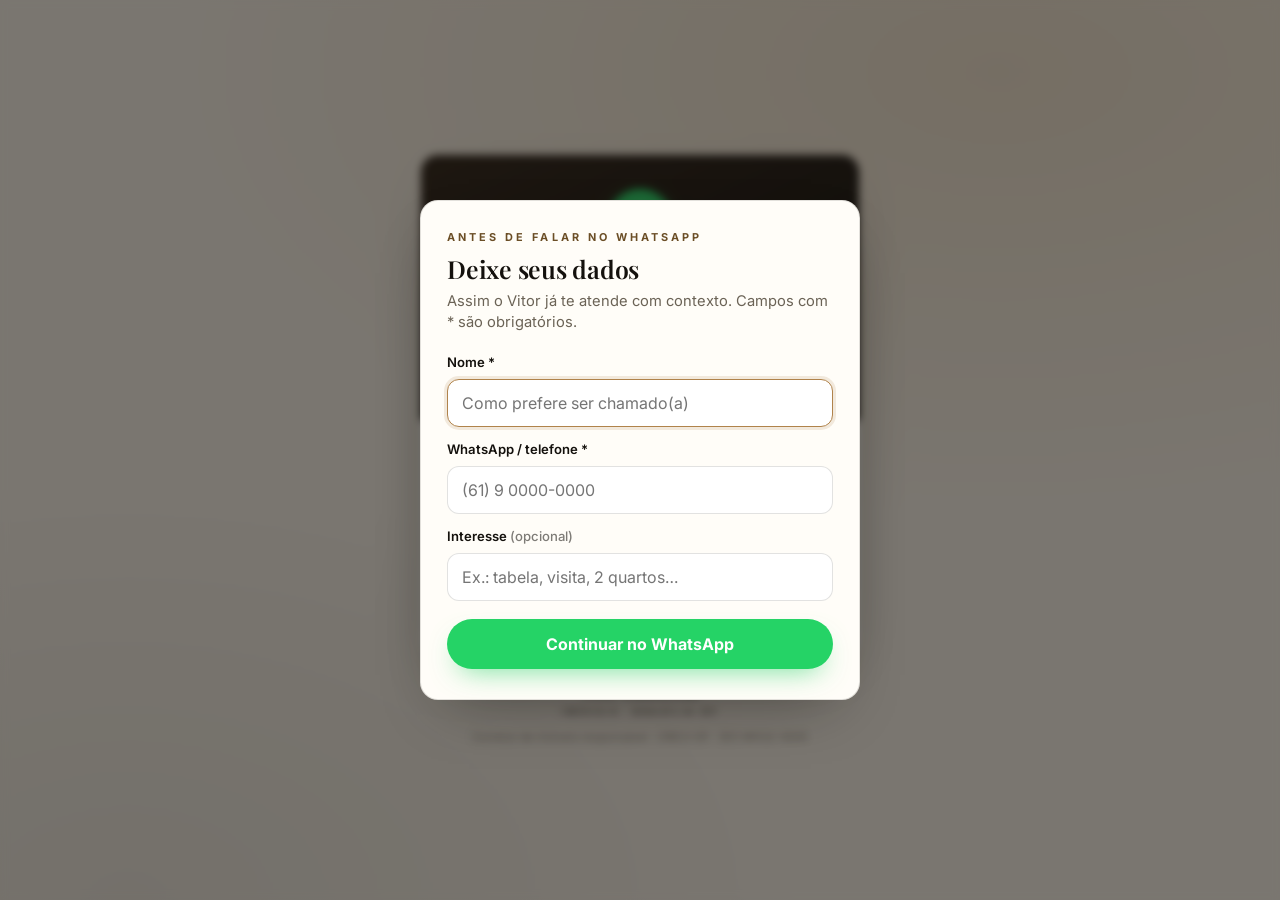
<file: whatsapp/index.html>
<!DOCTYPE html>
<html lang="pt-BR">
<head>
<meta charset="UTF-8" />
<meta name="viewport" content="width=device-width, initial-scale=1, viewport-fit=cover" />
<!-- Google Tag Manager -->
<script>(function(w,d,s,l,i){w[l]=w[l]||[];w[l].push({'gtm.start':
new Date().getTime(),event:'gtm.js'});var f=d.getElementsByTagName(s)[0],
j=d.createElement(s),dl=l!='dataLayer'?'&l='+l:'';j.async=true;j.src=
'https://www.googletagmanager.com/gtm.js?id='+i+dl;f.parentNode.insertBefore(j,f);
})(window,document,'script','dataLayer','GTM-543P3VS8');</script>
<!-- End Google Tag Manager -->
<meta name="robots" content="noindex, nofollow" />
<title>Obrigado! Abrindo o WhatsApp…</title>
<meta name="description" content="Obrigado pelo contato. Estamos abrindo o WhatsApp para você falar direto com o Vitor." />
<link rel="preconnect" href="https://fonts.googleapis.com" />
<link rel="preconnect" href="https://fonts.gstatic.com" crossorigin />
<link href="https://fonts.googleapis.com/css2?family=Playfair+Display:wght@500;600;700&family=Inter:wght@400;500;600;700;800&display=swap" rel="stylesheet" />
<style>
/* =========================================================================
   Obrigado / Redirect WhatsApp — Vitor Guilherme
   Design system das LPs Vitor: ink + cream + bronze, verde WhatsApp.
   Fonts: Playfair Display (display) + Inter (body). Mobile-first.
   ========================================================================= */
:root{
  --ink:#14110d; --ink-2:#221d16;
  --cream:#f6f2e9; --cream-2:#efe7d7; --sand:#e7dcc6;
  --bronze:#b0834b; --bronze-2:#caa46a; --bronze-ink:#6b4e26;
  --line:rgba(20,17,13,.12); --line-soft:rgba(20,17,13,.07);
  --wa:#25d366; --wa-dark:#128c7e;
  --shadow:0 24px 60px -28px rgba(20,17,13,.45);
  --radius:18px; --ease:cubic-bezier(.22,.61,.36,1);
  --font-body:"Inter",ui-sans-serif,system-ui,sans-serif;
  --font-disp:"Playfair Display",Georgia,"Times New Roman",serif;
  --REDIRECT_MS:3000; /* espelha CONFIG.REDIRECT_DELAY p/ animação da barra */
}
*{box-sizing:border-box;margin:0;padding:0}
html{-webkit-text-size-adjust:100%}
body{
  font-family:var(--font-body); color:var(--ink); line-height:1.6; font-size:17px;
  min-height:100svh; display:flex; flex-direction:column; align-items:center; justify-content:center; padding:24px;
  -webkit-font-smoothing:antialiased;
  background:
    radial-gradient(120% 90% at 78% 8%, rgba(202,164,106,.22), transparent 55%),
    radial-gradient(90% 80% at 10% 100%, rgba(20,17,13,.06), transparent 60%),
    var(--cream);
}
a{color:inherit;text-decoration:none}
.page{width:100%; max-width:440px}

.card{
  width:100%; background:#fffdf8;
  border:1px solid var(--line); border-radius:var(--radius);
  box-shadow:var(--shadow); overflow:hidden; text-align:center;
}
.card__top{
  padding:34px 30px 26px; color:#fff; position:relative;
  background:linear-gradient(155deg,#2a2016 0%,var(--ink) 60%,#0d0b08 100%);
}
.wa-mark{
  width:64px;height:64px;margin:0 auto 18px;border-radius:50%;
  display:flex;align-items:center;justify-content:center;color:#fff;background:var(--wa);
  box-shadow:0 10px 30px -8px rgba(37,211,102,.7);
  animation:pulse 1.6s var(--ease) infinite;
}
.wa-mark svg{width:34px;height:34px}
.eyebrow{
  font-size:.68rem; letter-spacing:.3em; text-transform:uppercase;
  font-weight:700; color:var(--bronze-2);
}
.card__top h1{
  font-family:var(--font-disp); font-weight:600; letter-spacing:-.01em;
  font-size:2rem; line-height:1.1; margin-top:10px;
}
.card__top p{font-size:1rem; color:rgba(255,255,255,.75); margin-top:10px; max-width:34ch; margin-left:auto; margin-right:auto}

.card__body{padding:26px 30px 30px}

/* --- Material loading bar --- */
.status{font-size:.9rem; color:#7a7264; margin-bottom:14px; font-weight:500}
.progress{
  position:relative; height:8px; width:100%; border-radius:100px;
  background:var(--sand); overflow:hidden; margin-bottom:26px;
}
.progress__bar{
  position:absolute; left:0; top:0; bottom:0; width:0%;
  background:linear-gradient(90deg,var(--wa),var(--wa-dark));
  border-radius:100px;
  animation:fill var(--REDIRECT_MS) linear forwards;
}

.btn-wa{
  width:100%; display:flex; align-items:center; justify-content:center; gap:10px;
  font-family:var(--font-body); font-size:1.05rem; font-weight:700; color:#fff;
  background:var(--wa); border:none; border-radius:100px; padding:16px 20px;
  cursor:pointer;
  box-shadow:0 12px 28px -12px rgba(37,211,102,.7);
  transition:transform .15s var(--ease), background .2s var(--ease);
}
.btn-wa:hover{background:var(--wa-dark); transform:translateY(-1px)}
.btn-wa:active{transform:translateY(0)}
.btn-wa svg{width:22px;height:22px;flex:none}
.hint{font-size:.78rem; color:#a89e8c; margin-top:14px; line-height:1.45}
.hint b{color:#7a7264}

/* --- Footer --- */
.ft{margin-top:20px; text-align:center; color:#7a7264}
.ft .brand{font-family:var(--font-disp); font-weight:600; font-size:1rem; color:var(--ink)}
.ft .brand small{
  display:block; font-family:var(--font-body); font-weight:600;
  font-size:.58rem; letter-spacing:.26em; text-transform:uppercase; opacity:.7; margin-top:2px;
}
.ft .disc{font-size:.72rem; margin-top:8px; opacity:.8}

@keyframes fill{from{width:0%}to{width:100%}}
@keyframes pulse{0%,100%{transform:scale(1);box-shadow:0 0 0 0 rgba(37,211,102,.4)}50%{transform:scale(1.06);box-shadow:0 0 0 14px rgba(37,211,102,0)}}
@media (prefers-reduced-motion:reduce){.wa-mark{animation:none} .progress__bar{animation-duration:.3s}}
</style>
</head>
<body>
<!-- Google Tag Manager (noscript) -->
<noscript><iframe src="https://www.googletagmanager.com/ns.html?id=GTM-543P3VS8"
height="0" width="0" style="display:none;visibility:hidden"></iframe></noscript>
<!-- End Google Tag Manager (noscript) -->
  <div class="page">
    <div class="card">
      <div class="card__top">
        <div class="wa-mark">
          <svg viewBox="0 0 24 24" fill="currentColor"><path d="M17.5 14.4c-.3-.2-1.7-.9-2-1-.3-.1-.5-.2-.7.1-.2.3-.7 1-.9 1.2-.2.2-.3.2-.6.1-1.7-.9-2.9-1.6-4-3.5-.3-.5.3-.5.8-1.6.1-.2 0-.4 0-.5 0-.2-.7-1.6-.9-2.2-.2-.6-.5-.5-.7-.5h-.6c-.2 0-.5.1-.8.4-.3.3-1 1-1 2.5s1.1 2.9 1.2 3.1c.2.2 2.1 3.2 5.1 4.5 1.9.8 2.6.9 3.5.8.6-.1 1.7-.7 1.9-1.4.2-.7.2-1.2.2-1.4-.1-.1-.3-.2-.6-.4z"/><path d="M12 2a10 10 0 0 0-8.6 15l-1.3 4.7 4.8-1.3A10 10 0 1 0 12 2zm0 18.2c-1.5 0-3-.4-4.3-1.2l-.3-.2-2.9.8.8-2.8-.2-.3A8.2 8.2 0 1 1 12 20.2z"/></svg>
        </div>
        <div class="eyebrow">Recebido!</div>
        <h1>Obrigado!</h1>
        <p>Entre em contato direto comigo agora — estou te levando pro WhatsApp.</p>
      </div>
      <div class="card__body">
        <div class="status" id="status">Abrindo o WhatsApp…</div>
        <div class="progress"><div class="progress__bar" id="bar"></div></div>
        <a class="btn-wa" id="waBtn" href="#" rel="noopener">
          <svg viewBox="0 0 24 24" fill="currentColor"><path d="M17.5 14.4c-.3-.2-1.7-.9-2-1-.3-.1-.5-.2-.7.1-.2.3-.7 1-.9 1.2-.2.2-.3.2-.6.1-1.7-.9-2.9-1.6-4-3.5-.3-.5.3-.5.8-1.6.1-.2 0-.4 0-.5 0-.2-.7-1.6-.9-2.2-.2-.6-.5-.5-.7-.5h-.6c-.2 0-.5.1-.8.4-.3.3-1 1-1 2.5s1.1 2.9 1.2 3.1c.2.2 2.1 3.2 5.1 4.5 1.9.8 2.6.9 3.5.8.6-.1 1.7-.7 1.9-1.4.2-.7.2-1.2.2-1.4-.1-.1-.3-.2-.6-.4z"/><path d="M12 2a10 10 0 0 0-8.6 15l-1.3 4.7 4.8-1.3A10 10 0 1 0 12 2zm0 18.2c-1.5 0-3-.4-4.3-1.2l-.3-.2-2.9.8.8-2.8-.2-.3A8.2 8.2 0 1 1 12 20.2z"/></svg>
          Falar agora no WhatsApp
        </a>
        <p class="hint">Não quer esperar? Toque no botão acima.<br>Se nada abrir, salve o número <b>(61) 99122-3005</b>.</p>
      </div>
    </div>

    <div class="ft">
      <div class="brand">Vitor Guilherme<small>Imóveis · Brasília-DF</small></div>
      <div class="disc">Corretor de imóveis responsável · CRECI-DF · (61) 99122-3005</div>
    </div>
  </div>

<script>
(function(){
  "use strict";
  var CONFIG = {
    PHONE: "556191223005",
    DEFAULT_MSG: "Olá Vitor! Vim pelo anúncio e quero falar com você.",
    REDIRECT_DELAY: 3000
  };

  var ANUNCIOS = {
    "eleva-decorado":  "Olá Vitor! Vi o anúncio do decorado do ELEVA 25 e quero a tabela, as plantas e as condições.",
    "eleva-filme":     "Olá Vitor! Vi o vídeo do ELEVA 25 (as áreas de lazer são incríveis!) e quero mais informações.",
    "eleva-planta-45": "Olá Vitor! Vi o anúncio do ELEVA 25 e tenho interesse no apartamento de 45 m². Pode me enviar a tabela e condições?",
    "eleva-planta-3q": "Olá Vitor! Vi o anúncio do ELEVA 25 e tenho interesse nos 3 quartos. Pode me enviar as plantas e condições?",
    "eleva-skypool":   "Olá Vitor! Vi o anúncio da skypool do ELEVA 25 — incrível! Quero entender as condições do lançamento.",
    "eleva-geral":     "Olá Vitor! Vi o anúncio do ELEVA 25 em Águas Claras e quero conversar sobre o lançamento.",
    "versat-fachada":  "Olá Vitor! Vi o anúncio da fachada do VERSAT Home Resort e quero conhecer os apartamentos de 3 quartos.",
    "versat-lazer":    "Olá Vitor! Vi o anúncio do VERSAT (as áreas de lazer resort são impressionantes!) e quero mais informações.",
    "versat-decorado": "Olá Vitor! Vi o anúncio com o decorado do VERSAT e quero entender as plantas e condições.",
    "versat-geral":    "Olá Vitor! Vi o anúncio do VERSAT Home Resort e quero conversar sobre o lançamento.",
    "lago-sul":        "Olá Vitor! Vi o anúncio do terreno no Lago Sul (SHIS QI 25) e quero saber o valor e mais detalhes.",
    "galpao":          "Olá Vitor! Vi o anúncio do galpão na Vicente Pires e quero simular a renda do aluguel.",
    "g-eleva":         "Olá Vitor! Pesquisei sobre o ELEVA 25 em Águas Claras e quero mais informações sobre o lançamento.",
    "g-lago-sul":      "Olá Vitor! Pesquisei sobre terreno no Lago Sul e quero saber o valor e a documentação.",
    "g-galpao":        "Olá Vitor! Pesquisei sobre galpão na Vicente Pires e quero os detalhes do imóvel.",
    "g-versat":        "Olá Vitor! Pesquisei sobre o VERSAT Home Resort e quero mais informações."
  };

  var qs = new URLSearchParams(location.search);
  document.documentElement.style.setProperty("--REDIRECT_MS", CONFIG.REDIRECT_DELAY + "ms");

  var anuncio = qs.get("anuncio") || "";
  var msg = (anuncio && ANUNCIOS[anuncio]) || qs.get("msg") || CONFIG.DEFAULT_MSG;

  // UTM capture for app.js waRef
  try {
    if (qs.get("utm_source")) {
      sessionStorage.setItem("vg_utm", JSON.stringify({
        s: qs.get("utm_source") || "",
        c: qs.get("utm_campaign") || "",
        n: qs.get("utm_content") || ""
      }));
    }
  } catch (e) {}

  var fbclid = qs.get("fbclid") || "";
  if (fbclid) { try { document.cookie = "fbclid=" + fbclid + ";path=/;max-age=604800"; } catch(e){} }

  var status = document.getElementById("status");
  var waBtn = document.getElementById("waBtn");
  status.textContent = "Preencha seus dados para abrir o WhatsApp…";
  waBtn.setAttribute("href", "#falar-whatsapp");
  waBtn.addEventListener("click", function (ev) {
    ev.preventDefault();
    if (window.__vgGateWa) window.__vgGateWa(msg, { source: "whatsapp-redirect", redirect: true });
  });

  // Aguarda app.js e abre o modal (obrigatório antes do redirect)
  function boot() {
    if (window.__vgGateWa) {
      window.__vgGateWa(msg, { source: "whatsapp-redirect", redirect: true });
      return;
    }
    setTimeout(boot, 40);
  }
  if (document.readyState === "loading") {
    document.addEventListener("DOMContentLoaded", boot);
  } else {
    boot();
  }
})();
</script>
<script src="../assets/app.js?v=20260922e"></script>
</script>
</body>
</html>
</file>
<file: assets/styles.css>
/* =========================================================================
   Vitor Guilherme — Imóveis de Brasília · Design System (Apt.vc-style LP)
   Editorial / alto padrão. Ink + cream + bronze. Mobile-first.
   Fonts: Playfair Display (display serif, alto padrão) + Inter (body).
   ========================================================================= */

:root {
  --ink:        #14110d;
  --ink-2:      #221d16;
  --cream:      #f6f2e9;
  --cream-2:    #efe7d7;
  --sand:       #e7dcc6;
  --bronze:     #b0834b;
  --bronze-2:   #caa46a;
  --bronze-ink: #6b4e26;
  --line:       rgba(20,17,13,.12);
  --line-soft:  rgba(20,17,13,.07);
  --wa:         #25d366;
  --wa-dark:    #128c7e;
  --shadow:     0 24px 60px -28px rgba(20,17,13,.45);
  --radius:     18px;
  --maxw:       1180px;
  --ease:       cubic-bezier(.22,.61,.36,1);
  --font-body:  "Inter", ui-sans-serif, system-ui, sans-serif;
  --font-disp:  "Playfair Display", Georgia, "Times New Roman", serif;
}

* { box-sizing: border-box; margin: 0; padding: 0; }
html { scroll-behavior: smooth; -webkit-text-size-adjust: 100%; }
body {
  font-family: var(--font-body);
  color: var(--ink);
  background: var(--cream);
  line-height: 1.6;
  font-size: 17px;
  overflow-x: hidden;
  -webkit-font-smoothing: antialiased;
}
img { max-width: 100%; display: block; }
a { color: inherit; text-decoration: none; }

.wrap { width: 100%; max-width: var(--maxw); margin: 0 auto; padding: 0 22px; }

/* --- Typography --- */
.display { font-family: var(--font-disp); font-weight: 600; line-height: 1.02; letter-spacing: -.01em; }
.eyebrow {
  font-size: .72rem; letter-spacing: .32em; text-transform: uppercase;
  font-weight: 700; color: var(--bronze-ink);
}
.eyebrow.on-dark { color: var(--bronze-2); }
h2.section-title { font-family: var(--font-disp); font-weight: 600; font-size: clamp(1.9rem, 5vw, 3rem); line-height: 1.05; letter-spacing: -.015em; }
.lead { font-size: clamp(1.05rem, 2.4vw, 1.25rem); color: #4c453a; max-width: 60ch; }

/* --- Top bar --- */
.topbar {
  position: fixed; top: 0; left: 0; right: 0; z-index: 60;
  display: flex; align-items: center; justify-content: space-between;
  padding: 14px 22px;
  transition: background .4s var(--ease), box-shadow .4s var(--ease), padding .4s var(--ease);
}
.topbar .brand { font-family: var(--font-disp); font-weight: 600; font-size: 1.15rem; color: #fff; letter-spacing: -.01em; }
.topbar .brand small { display:block; font-family: var(--font-body); font-weight: 600; font-size:.6rem; letter-spacing:.28em; text-transform:uppercase; opacity:.8; }
.topbar.scrolled { background: rgba(246,242,233,.92); backdrop-filter: blur(12px); box-shadow: 0 1px 0 var(--line); padding: 10px 22px; }
.topbar.scrolled .brand { color: var(--ink); }
.topbar .top-cta {
  font-size: .82rem; font-weight: 700; letter-spacing:.02em;
  color: #fff; border: 1px solid rgba(255,255,255,.55); padding: 8px 16px; border-radius: 100px;
  transition: all .3s var(--ease);
}
.topbar.scrolled .top-cta { color: var(--ink); border-color: var(--line); }
.topbar .top-cta:hover { background: var(--bronze); border-color: var(--bronze); color:#fff; }

/* --- Hero --- */
.hero {
  position: relative; min-height: 100svh; display: flex; align-items: flex-end;
  color: #fff; overflow: hidden;
  background: var(--ink);
}
.hero__bg {
  position: absolute; inset: 0; z-index: 0;
  background-size: cover; background-position: center;
  transform: scale(1.06); animation: heroZoom 18s var(--ease) forwards;
}
/* fallback gradient "photo" quando não houver imagem real */
.hero__bg.placeholder {
  background:
    radial-gradient(120% 90% at 75% 15%, rgba(202,164,106,.32), transparent 55%),
    radial-gradient(90% 80% at 20% 90%, rgba(20,17,13,.9), transparent 60%),
    linear-gradient(160deg, #2a2016 0%, #14110d 55%, #0d0b08 100%);
}
@keyframes heroZoom { to { transform: scale(1); } }
.hero__scrim {
  position: absolute; inset: 0; z-index: 1;
  background: linear-gradient(180deg, rgba(10,8,6,.55) 0%, rgba(10,8,6,.15) 35%, rgba(10,8,6,.35) 65%, rgba(10,8,6,.92) 100%);
}
.hero__inner { position: relative; z-index: 2; width: 100%; padding-bottom: clamp(40px, 9vh, 96px); padding-top: 120px; }
.hero .badge {
  display: inline-flex; align-items: center; gap: 8px;
  background: rgba(255,255,255,.1); border: 1px solid rgba(255,255,255,.2);
  padding: 7px 14px; border-radius: 100px; font-size: .74rem; font-weight: 700; letter-spacing: .06em;
  backdrop-filter: blur(6px); margin-bottom: 22px;
}
.hero .badge .dot { width: 7px; height: 7px; border-radius: 50%; background: var(--bronze-2); box-shadow: 0 0 0 4px rgba(202,164,106,.25); }
.hero h1 { font-family: var(--font-disp); font-weight: 600; font-size: clamp(2.6rem, 8.5vw, 5.4rem); line-height: .98; letter-spacing: -.02em; max-width: 15ch; text-wrap: balance; }
.hero .sub { margin-top: 20px; font-size: clamp(1.05rem, 2.6vw, 1.3rem); max-width: 46ch; color: rgba(255,255,255,.86); }
.hero .price-tag { margin-top: 26px; display: flex; align-items: baseline; gap: 12px; flex-wrap: wrap; }
.hero .price-tag .from { font-size: .8rem; letter-spacing: .14em; text-transform: uppercase; opacity: .75; }
.hero .price-tag .val { font-family: var(--font-disp); font-size: clamp(1.8rem, 5vw, 2.6rem); font-weight: 600; color: var(--bronze-2); }
.hero .hero-actions { margin-top: 32px; display: flex; gap: 14px; flex-wrap: wrap; }

.stagger > * { opacity: 0; transform: translateY(24px); animation: rise .9s var(--ease) forwards; }
.stagger > *:nth-child(1){ animation-delay:.05s } .stagger > *:nth-child(2){ animation-delay:.18s }
.stagger > *:nth-child(3){ animation-delay:.31s } .stagger > *:nth-child(4){ animation-delay:.44s }
.stagger > *:nth-child(5){ animation-delay:.57s } .stagger > *:nth-child(6){ animation-delay:.70s }
@keyframes rise { to { opacity: 1; transform: none; } }

/* --- Buttons --- */
.btn {
  display: inline-flex; align-items: center; justify-content: center; gap: 10px;
  font-weight: 700; font-size: .98rem; letter-spacing: .01em;
  padding: 15px 26px; border-radius: 100px; border: 1px solid transparent; cursor: pointer;
  transition: transform .25s var(--ease), box-shadow .25s var(--ease), background .25s var(--ease); white-space: nowrap;
}
.btn:hover { transform: translateY(-2px); }
.btn:active { transform: translateY(0); }
.btn--wa { background: var(--wa); color: #06231a; box-shadow: 0 14px 30px -12px rgba(37,211,102,.6); }
.btn--wa:hover { background: #2ee06f; }
.btn--ghost { background: rgba(255,255,255,.08); color: #fff; border-color: rgba(255,255,255,.35); backdrop-filter: blur(6px); }
.btn--ghost:hover { background: rgba(255,255,255,.16); }
.btn--solid { background: var(--ink); color: var(--cream); }
.btn--solid:hover { background: var(--ink-2); }
.btn--bronze { background: var(--bronze); color: #fff; box-shadow: 0 14px 30px -14px rgba(176,131,75,.7); }
.btn--bronze:hover { background: var(--bronze-2); }
.btn svg { width: 18px; height: 18px; }

/* --- Section base --- */
section { position: relative; }
.section-pad { padding: clamp(64px, 12vh, 128px) 0; }
.reveal { opacity: 0; transform: translateY(30px); transition: opacity .8s var(--ease), transform .8s var(--ease); }
.reveal.in { opacity: 1; transform: none; }

/* --- Specs strip --- */
.specs { background: var(--ink); color: var(--cream); }
.specs .grid {
  display: grid; grid-template-columns: repeat(2, 1fr); gap: 1px; background: rgba(255,255,255,.09);
  border-radius: var(--radius); overflow: hidden; margin-top: 0;
}
.specs .cell { background: var(--ink); padding: 26px 22px; }
.specs .cell .k { font-size: .7rem; letter-spacing: .18em; text-transform: uppercase; color: var(--bronze-2); font-weight: 700; }
.specs .cell .v { font-family: var(--font-disp); font-size: clamp(1.5rem, 4.5vw, 2.1rem); font-weight: 600; margin-top: 8px; line-height: 1; }
.specs .cell .u { font-size: .8rem; color: rgba(255,255,255,.6); margin-top: 6px; }

/* --- Intro / story --- */
.intro-grid { display: grid; gap: 34px; }
.intro-grid .big { font-family: var(--font-disp); font-weight: 500; font-size: clamp(1.5rem, 4.4vw, 2.4rem); line-height: 1.15; letter-spacing: -.01em; text-wrap: balance; }
.intro-grid .big em { font-style: italic; color: var(--bronze-ink); }
.intro-grid p { color: #4c453a; }

/* --- Diferenciais --- */
.feats { display: grid; gap: 18px; grid-template-columns: 1fr; margin-top: 44px; }
.feat {
  background: #fff; border: 1px solid var(--line-soft); border-radius: var(--radius);
  padding: 28px 26px; box-shadow: 0 1px 0 rgba(20,17,13,.03);
  transition: transform .3s var(--ease), box-shadow .3s var(--ease), border-color .3s var(--ease);
}
.feat:hover { transform: translateY(-4px); box-shadow: var(--shadow); border-color: var(--sand); }
.feat .ico { width: 46px; height: 46px; border-radius: 12px; display: grid; place-items: center;
  background: linear-gradient(150deg, var(--bronze-2), var(--bronze)); color: #fff; margin-bottom: 16px; }
.feat .ico svg { width: 22px; height: 22px; }
.feat h3 { font-family: var(--font-disp); font-weight: 600; font-size: 1.2rem; margin-bottom: 6px; }
.feat p { color: #5a5245; font-size: .95rem; }

/* --- Gallery --- */
.gallery { display: grid; gap: 12px; grid-template-columns: repeat(2, 1fr); margin-top: 40px; }
.gallery .shot {
  position: relative; aspect-ratio: 4/5; border-radius: 14px; overflow: hidden; background: var(--sand);
  background-size: cover; background-position: center; cursor: zoom-in;
}
.gallery .shot.tall { aspect-ratio: 4/5; }
.gallery .shot.wide { grid-column: span 2; aspect-ratio: 16/10; }
.gallery .shot .ph-label {
  position: absolute; inset: 0; display: grid; place-items: center; text-align: center; padding: 20px;
  color: var(--bronze-ink); background:
    repeating-linear-gradient(45deg, rgba(176,131,75,.06) 0 10px, transparent 10px 20px), var(--cream-2);
  font-size: .8rem; font-weight: 600; letter-spacing: .04em;
}
.gallery .shot .ph-label span { display:block; font-family: var(--font-disp); font-size: 1.05rem; margin-bottom: 4px; color: var(--ink); }

/* --- Location --- */
.loc { background: var(--ink-2); color: var(--cream); }
.loc .cols { display: grid; gap: 34px; }
.loc .pin { display: flex; gap: 14px; align-items: flex-start; margin-bottom: 18px; }
.loc .pin svg { width: 22px; height: 22px; color: var(--bronze-2); flex: none; margin-top: 2px; }
.loc .pin b { font-family: var(--font-disp); font-weight: 600; }
.loc .pin span { display: block; color: rgba(255,255,255,.66); font-size: .92rem; }
.loc .map {
  border-radius: var(--radius); overflow: hidden; min-height: 300px; border: 1px solid rgba(255,255,255,.12);
  background:
    radial-gradient(60% 60% at 60% 40%, rgba(202,164,106,.18), transparent 70%),
    linear-gradient(160deg, #201a13, #14110d);
  display: grid; place-items: center; text-align: center; color: rgba(255,255,255,.6); padding: 30px;
}

/* --- Broker card / CTA --- */
.broker { background: var(--cream); }
.broker .card {
  background: #fff; border: 1px solid var(--line-soft); border-radius: 24px; overflow: hidden;
  box-shadow: var(--shadow); display: grid; grid-template-columns: 1fr;
}
.broker .card .photo {
  min-height: 260px; background:
    radial-gradient(80% 80% at 50% 20%, rgba(202,164,106,.35), transparent 60%),
    linear-gradient(160deg, #2a2016, #14110d);
  display: grid; place-items: center; color: var(--cream); text-align: center; padding: 30px;
}
.broker .card .photo .avatar {
  width: 92px; height: 92px; border-radius: 50%; background: linear-gradient(150deg, var(--bronze-2), var(--bronze));
  display: grid; place-items: center; font-family: var(--font-disp); font-size: 2rem; color: #fff; margin: 0 auto 14px;
}
.broker .card .body { padding: 34px 30px; }
.broker .card .body .name { font-family: var(--font-disp); font-size: 1.6rem; font-weight: 600; }
.broker .card .body .role { color: var(--bronze-ink); font-weight: 700; font-size: .82rem; letter-spacing: .1em; text-transform: uppercase; margin-top: 4px; }
.broker .card .body p { color: #5a5245; margin: 16px 0 24px; }
.broker .trust { display: flex; gap: 22px; flex-wrap: wrap; margin-top: 20px; }
.broker .trust .t .n { font-family: var(--font-disp); font-size: 1.6rem; font-weight: 600; color: var(--ink); }
.broker .trust .t .l { font-size: .78rem; color: #6a6153; }

/* --- Final CTA band --- */
.cta-band {
  background: linear-gradient(150deg, #2a2016 0%, #14110d 60%, #0d0b08 100%); color: #fff; text-align: center;
}
.cta-band h2 { font-family: var(--font-disp); font-weight: 600; font-size: clamp(2rem, 6vw, 3.4rem); line-height: 1.02; letter-spacing: -.02em; max-width: 18ch; margin: 0 auto; text-wrap: balance; }
.cta-band p { color: rgba(255,255,255,.7); margin: 18px auto 34px; max-width: 46ch; }

/* --- Footer --- */
footer.ft { background: var(--ink); color: rgba(255,255,255,.55); padding: 40px 0; font-size: .85rem; }
footer.ft .row { display: flex; flex-direction: column; gap: 14px; }
footer.ft .brand { font-family: var(--font-disp); color: #fff; font-size: 1.2rem; }
footer.ft a { color: var(--bronze-2); }
footer.ft .disclaimer { font-size: .74rem; color: rgba(255,255,255,.32); line-height: 1.5; }

/* --- Sticky mobile WhatsApp bar --- */
.wa-fab {
  position: fixed; z-index: 70; right: 18px; bottom: 18px;
  width: 60px; height: 60px; border-radius: 50%; background: var(--wa); color: #06231a;
  display: grid; place-items: center; box-shadow: 0 16px 34px -12px rgba(37,211,102,.7);
  animation: pulse 2.6s infinite; transition: transform .25s var(--ease);
}
.wa-fab:hover { transform: scale(1.07); }
.wa-fab svg { width: 30px; height: 30px; }
@keyframes pulse { 0%,100% { box-shadow: 0 16px 34px -12px rgba(37,211,102,.7), 0 0 0 0 rgba(37,211,102,.4); } 50% { box-shadow: 0 16px 34px -12px rgba(37,211,102,.7), 0 0 0 14px rgba(37,211,102,0); } }

/* --- Simulador --- */
.sim { background: var(--cream); }
.sim .panel {
  background: #fff; border: 1px solid var(--line-soft); border-radius: 24px; box-shadow: var(--shadow);
  overflow: hidden; display: grid; grid-template-columns: 1fr;
}
.sim .panel { min-width: 0; }
.sim .form, .sim .result { min-width: 0; }
.sim .form input, .sim .form select { min-width: 0; }
.sim .result .btn { white-space: normal; text-align: center; }
.sim .form { padding: 32px 28px; }
.sim .form label { display: block; font-weight: 700; font-size: .9rem; margin: 18px 0 8px; }
.sim .form label:first-of-type { margin-top: 0; }
.sim .form input, .sim .form select {
  width: 100%; padding: 15px 16px; font-size: 1.05rem; font-family: var(--font-body);
  border: 1px solid var(--line); border-radius: 12px; background: var(--cream); color: var(--ink);
  transition: border-color .2s var(--ease), box-shadow .2s var(--ease);
}
.sim .form input:focus, .sim .form select:focus { outline: none; border-color: var(--bronze); box-shadow: 0 0 0 4px rgba(176,131,75,.15); }
.sim .form .hint { font-size: .78rem; color: #8a8172; margin-top: 6px; }
.sim .result {
  background: linear-gradient(160deg, #2a2016, #14110d); color: #fff; padding: 34px 28px; display: flex; flex-direction: column; justify-content: center;
}
.sim .result .k { font-size: .74rem; letter-spacing: .18em; text-transform: uppercase; color: var(--bronze-2); font-weight: 700; }
.sim .result .v { font-family: var(--font-disp); font-size: clamp(2.2rem, 8vw, 3.2rem); font-weight: 600; line-height: 1; margin: 10px 0; }
.sim .result .row2 { display: flex; gap: 26px; margin: 18px 0; flex-wrap: wrap; }
.sim .result .row2 .k2 { font-size: .72rem; letter-spacing: .12em; text-transform: uppercase; color: rgba(255,255,255,.55); }
.sim .result .row2 .v2 { font-family: var(--font-disp); font-size: 1.5rem; font-weight: 600; }
.sim .result .muted { color: rgba(255,255,255,.6); font-size: .82rem; margin-top: 8px; }
.sim .result .btn { margin-top: 22px; }

/* --- Lightbox --- */
.lb { position: fixed; inset: 0; z-index: 100; background: rgba(10,8,6,.94); display: none; place-items: center; padding: 24px; }
.lb.open { display: grid; }
.lb .lb-inner { max-width: 90vw; max-height: 88vh; }
.lb img { max-width: 90vw; max-height: 88vh; border-radius: 12px; }
.lb .close { position: absolute; top: 20px; right: 24px; color: #fff; font-size: 2rem; cursor: pointer; line-height: 1; }

/* =======================  RESPONSIVE  ======================= */
@media (min-width: 720px) {
  .specs .grid { grid-template-columns: repeat(4, 1fr); }
  .feats { grid-template-columns: repeat(3, 1fr); }
  .intro-grid { grid-template-columns: 1.3fr 1fr; align-items: start; gap: 60px; }
  .loc .cols { grid-template-columns: 1fr 1.1fr; align-items: center; }
  .broker .card { grid-template-columns: .8fr 1.2fr; }
  .broker .card .photo { min-height: 100%; }
  .sim .panel { grid-template-columns: 1fr 1fr; }
  .gallery { grid-template-columns: repeat(3, 1fr); }
  .gallery .shot.wide { grid-column: span 2; }
}
@media (min-width: 980px) {
  body { font-size: 18px; }
  .wa-fab { display: none; } /* desktop usa CTAs inline */
}
@media (prefers-reduced-motion: reduce) {
  * { animation: none !important; transition: none !important; }
  .hero__bg { transform: none; }
}

/* =========================================================================
   v2 (ago/2026) — Foto real do corretor + Template de LANÇAMENTO
   Classes abaixo são aditivas: não alteram as 6 LPs de imóvel avulso.
   ========================================================================= */

/* --- Broker: foto real --- */
.broker .card .photo .avatar--img {
  width: 148px; height: 148px; object-fit: cover; object-position: center 20%;
  background: none; padding: 0; border: 3px solid var(--bronze-2);
  box-shadow: 0 0 0 6px rgba(202,164,106,.18), 0 18px 40px -18px rgba(0,0,0,.7);
}
.broker .card .photo .creci { font-size: .72rem; letter-spacing: .14em; text-transform: uppercase; opacity: .55; margin-top: 8px; }

/* --- Footer: faixa do corretor responsável (todas as páginas) --- */
footer.ft .ft-broker {
  display: flex; align-items: center; gap: 14px; padding: 18px 0; margin-bottom: 6px;
  border-bottom: 1px solid rgba(255,255,255,.08);
}
footer.ft .ft-broker img { width: 52px; height: 52px; border-radius: 50%; object-fit: cover; object-position: center 20%; border: 2px solid var(--bronze-2); flex: none; }
footer.ft .ft-broker .who { line-height: 1.35; }
footer.ft .ft-broker .who b { display: block; color: #fff; font-family: var(--font-disp); font-size: 1.05rem; font-weight: 600; }
footer.ft .ft-broker .who span { font-size: .8rem; color: rgba(255,255,255,.55); }
footer.ft .ft-broker .ft-wa {
  margin-left: auto; display: inline-flex; align-items: center; gap: 8px; white-space: nowrap;
  font-size: .82rem; font-weight: 700; color: #06231a !important; background: var(--wa);
  padding: 9px 14px; border-radius: 100px; transition: background .25s var(--ease);
}
footer.ft .ft-broker .ft-wa:hover { background: #2ee06f; }
footer.ft .ft-broker .ft-wa svg { width: 16px; height: 16px; }
@media (max-width: 520px) { footer.ft .ft-broker { flex-wrap: wrap; } footer.ft .ft-broker .ft-wa { margin-left: 0; width: 100%; justify-content: center; } }

/* --- Hero de lançamento: linha de metadados --- */
.hero .meta { margin-top: 26px; display: flex; flex-wrap: wrap; gap: 10px 26px; }
.hero .meta .m { display: flex; flex-direction: column; gap: 2px; }
.hero .meta .m .k { font-size: .68rem; letter-spacing: .18em; text-transform: uppercase; opacity: .65; font-weight: 700; }
.hero .meta .m .v { font-family: var(--font-disp); font-size: clamp(1.15rem, 3vw, 1.5rem); font-weight: 600; color: var(--bronze-2); line-height: 1.1; }
.hero .dev-line { margin-top: 18px; font-size: .78rem; letter-spacing: .06em; color: rgba(255,255,255,.6); }
.hero .dev-line b { color: rgba(255,255,255,.85); font-weight: 600; }

/* --- Lazer / amenidades (chips) --- */
.amen { display: grid; grid-template-columns: repeat(2, 1fr); gap: 10px; margin-top: 34px; }
.amen .a {
  display: flex; align-items: center; gap: 12px; padding: 14px 16px;
  background: #fff; border: 1px solid var(--line-soft); border-radius: 14px; font-size: .92rem; font-weight: 600; color: var(--ink);
  transition: transform .3s var(--ease), border-color .3s var(--ease);
}
.amen .a:hover { transform: translateY(-2px); border-color: var(--sand); }
.amen .a i { width: 30px; height: 30px; border-radius: 9px; flex: none; display: grid; place-items: center;
  background: linear-gradient(150deg, var(--bronze-2), var(--bronze)); color: #fff; font-style: normal; }
.amen .a i svg { width: 16px; height: 16px; }
@media (min-width: 720px) { .amen { grid-template-columns: repeat(3, 1fr); } }
@media (min-width: 980px) { .amen { grid-template-columns: repeat(4, 1fr); } }

/* --- Plantas / tipologias --- */
.plans { display: grid; gap: 16px; grid-template-columns: 1fr; margin-top: 40px; }
.plan {
  background: #fff; border: 1px solid var(--line-soft); border-radius: var(--radius); overflow: hidden;
  display: flex; flex-direction: column; transition: transform .3s var(--ease), box-shadow .3s var(--ease);
}
.plan:hover { transform: translateY(-4px); box-shadow: var(--shadow); }
.plan .pimg { aspect-ratio: 4/3; background: var(--cream-2) center/cover no-repeat; border-bottom: 1px solid var(--line-soft); }
.plan .pimg.ph { display: grid; place-items: center; color: var(--bronze-ink); font-size: .78rem; font-weight: 700; letter-spacing: .1em; text-transform: uppercase;
  background: repeating-linear-gradient(45deg, rgba(176,131,75,.06) 0 10px, transparent 10px 20px), var(--cream-2); }
.plan .pbody { padding: 22px 22px 24px; display: flex; flex-direction: column; flex: 1; }
.plan .ptag { font-size: .7rem; letter-spacing: .2em; text-transform: uppercase; font-weight: 700; color: var(--bronze-ink); }
.plan h3 { font-family: var(--font-disp); font-weight: 600; font-size: 1.35rem; margin-top: 6px; line-height: 1.1; }
.plan .pspecs { display: flex; flex-wrap: wrap; gap: 6px 16px; margin-top: 12px; font-size: .88rem; color: #5a5245; }
.plan .pspecs b { color: var(--ink); font-weight: 700; }
.plan .pprice { margin-top: 16px; padding-top: 14px; border-top: 1px solid var(--line-soft); display: flex; align-items: baseline; gap: 8px; flex-wrap: wrap; }
.plan .pprice .k { font-size: .7rem; letter-spacing: .14em; text-transform: uppercase; color: #8a8172; font-weight: 700; }
.plan .pprice .v { font-family: var(--font-disp); font-weight: 600; font-size: 1.3rem; color: var(--bronze-ink); }
.plan .pcta { margin-top: auto; padding-top: 18px; }
.plan .pcta .btn { width: 100%; padding: 12px 18px; font-size: .9rem; }
.plan.featured { border-color: var(--bronze-2); box-shadow: 0 0 0 1px var(--bronze-2) inset; }
.plan.featured .ptag::after { content: " · mais procurada"; color: var(--bronze); }
@media (min-width: 720px) { .plans { grid-template-columns: repeat(2, 1fr); } }
@media (min-width: 980px) { .plans { grid-template-columns: repeat(3, 1fr); } }
.plans-note { margin-top: 16px; font-size: .8rem; color: #8a8172; }

/* --- Cronograma / status da obra --- */
.timeline { display: grid; gap: 0; grid-template-columns: 1fr; margin-top: 36px; border: 1px solid rgba(255,255,255,.1); border-radius: var(--radius); overflow: hidden; }
.timeline .tl { padding: 22px 22px; background: rgba(255,255,255,.03); border-bottom: 1px solid rgba(255,255,255,.08); display: flex; gap: 16px; align-items: flex-start; }
.timeline .tl:last-child { border-bottom: 0; }
.timeline .tl .dot { width: 12px; height: 12px; border-radius: 50%; background: var(--bronze-2); flex: none; margin-top: 7px; box-shadow: 0 0 0 5px rgba(202,164,106,.18); }
.timeline .tl.done .dot { background: var(--wa); box-shadow: 0 0 0 5px rgba(37,211,102,.18); }
.timeline .tl .when { font-size: .7rem; letter-spacing: .18em; text-transform: uppercase; color: var(--bronze-2); font-weight: 700; }
.timeline .tl .what { font-family: var(--font-disp); font-size: 1.15rem; font-weight: 600; margin-top: 4px; }
.timeline .tl .why { font-size: .85rem; color: rgba(255,255,255,.6); margin-top: 4px; }
@media (min-width: 720px) { .timeline { grid-template-columns: repeat(3, 1fr); } .timeline .tl { border-bottom: 0; border-right: 1px solid rgba(255,255,255,.08); } .timeline .tl:last-child { border-right: 0; } }

/* --- Localização com mapa real --- */
.loc .map iframe { width: 100%; height: 100%; min-height: 320px; border: 0; display: block; filter: saturate(.85) contrast(1.05); }
.loc .map.has-iframe { padding: 0; display: block; }
.loc .pins { margin-top: 22px; }

/* --- Formulário de interesse (abre WhatsApp com a mensagem pronta) --- */
.lead { background: var(--cream-2); }
.lead .panel {
  background: #fff; border: 1px solid var(--line-soft); border-radius: 24px; box-shadow: var(--shadow);
  overflow: hidden; display: grid; grid-template-columns: 1fr;
}
.lead .side {
  background: linear-gradient(160deg, #2a2016, #14110d); color: #fff; padding: 34px 28px;
  display: flex; flex-direction: column; justify-content: center; gap: 14px;
}
.lead .side .who { display: flex; align-items: center; gap: 14px; }
.lead .side .who img { width: 64px; height: 64px; border-radius: 50%; object-fit: cover; object-position: center 20%; border: 2px solid var(--bronze-2); }
.lead .side .who b { display: block; font-family: var(--font-disp); font-size: 1.25rem; font-weight: 600; }
.lead .side .who span { font-size: .8rem; color: rgba(255,255,255,.6); }
.lead .side p { color: rgba(255,255,255,.72); font-size: .95rem; }
.lead .side ul { list-style: none; display: grid; gap: 8px; margin-top: 6px; }
.lead .side li { display: flex; gap: 10px; font-size: .9rem; color: rgba(255,255,255,.85); }
.lead .side li::before { content: "—"; color: var(--bronze-2); }
.lead form { padding: 32px 28px; }
.lead form label { display: block; font-weight: 700; font-size: .9rem; margin: 18px 0 8px; }
.lead form label:first-of-type { margin-top: 0; }
.lead form input, .lead form select {
  width: 100%; min-width: 0; padding: 15px 16px; font-size: 1.02rem; font-family: var(--font-body);
  border: 1px solid var(--line); border-radius: 12px; background: var(--cream); color: var(--ink);
  transition: border-color .2s var(--ease), box-shadow .2s var(--ease);
}
.lead form input:focus, .lead form select:focus { outline: none; border-color: var(--bronze); box-shadow: 0 0 0 4px rgba(176,131,75,.15); }
.lead form .btn { width: 100%; margin-top: 22px; white-space: normal; }
.lead form .fine { font-size: .76rem; color: #8a8172; margin-top: 12px; text-align: center; }
@media (min-width: 720px) { .lead .panel { grid-template-columns: .9fr 1.1fr; } }

/* --- Faixa incorporadora/construtora --- */
.devs { display: flex; flex-wrap: wrap; gap: 10px 28px; align-items: center; margin-top: 28px; font-size: .8rem; color: #6a6153; }
.devs b { color: var(--ink); font-weight: 700; }

/* --- Hero com scrim reforçado (fotos claras / muito detalhe → legibilidade) --- */
/* opt-in via class .hero--dim na <section class="hero">. Feedback Vitor: texto embaralhado sobre foto clara. */
.hero--dim .hero__scrim {
  background:
    linear-gradient(180deg, rgba(10,8,6,.66) 0%, rgba(10,8,6,.32) 34%, rgba(10,8,6,.55) 66%, rgba(10,8,6,.96) 100%);
}
.hero--dim .hero__inner::before {
  content: ""; position: absolute; inset: auto 0 0 0; height: 78%; z-index: -1;
  background: radial-gradient(120% 90% at 22% 100%, rgba(10,8,6,.7), transparent 62%);
  pointer-events: none;
}
.hero--dim .hero h1, .hero--dim h1 { text-shadow: 0 2px 24px rgba(10,8,6,.45); }
.hero--dim .sub { text-shadow: 0 1px 14px rgba(10,8,6,.5); }

/* --- Lead modal gate (antes do WhatsApp) --- */
html.vg-modal-open { overflow: hidden; }
.vg-modal {
  position: fixed; inset: 0; z-index: 200;
  display: flex; align-items: flex-end; justify-content: center;
  padding: 0; opacity: 0; pointer-events: none;
  transition: opacity .25s var(--ease);
}
.vg-modal.is-open { opacity: 1; pointer-events: auto; }
.vg-modal__backdrop {
  position: absolute; inset: 0;
  background: rgba(20,17,13,.55); backdrop-filter: blur(4px);
}
.vg-modal__panel {
  position: relative; z-index: 1; width: 100%; max-width: 440px;
  background: #fffdf8; border: 1px solid var(--line);
  border-radius: 22px 22px 0 0;
  box-shadow: var(--shadow);
  padding: 22px 20px 28px;
  transform: translateY(18px);
  transition: transform .28s var(--ease);
  max-height: min(92svh, 640px); overflow: auto;
}
.vg-modal.is-open .vg-modal__panel { transform: none; }
.vg-modal__eyebrow {
  font-size: .68rem; letter-spacing: .28em; text-transform: uppercase;
  font-weight: 700; color: var(--bronze-ink); margin: 0 0 8px;
}
.vg-modal__panel h2 {
  font-family: var(--font-disp); font-weight: 600; font-size: 1.55rem;
  line-height: 1.15; letter-spacing: -.01em; margin: 0 0 8px;
}
.vg-modal__sub { font-size: .92rem; color: #6b6356; margin: 0 0 18px; line-height: 1.45; }
.vg-modal__form { display: flex; flex-direction: column; gap: 12px; }
.vg-field { display: flex; flex-direction: column; gap: 6px; font-size: .82rem; font-weight: 600; color: var(--ink); }
.vg-field em { font-style: normal; font-weight: 500; opacity: .55; }
.vg-field input {
  width: 100%; padding: 13px 14px; font-size: 16px; font-family: var(--font-body);
  color: var(--ink); background: #fff; border: 1px solid var(--line); border-radius: 12px;
}
.vg-field input:focus { outline: none; border-color: var(--bronze); box-shadow: 0 0 0 3px rgba(176,131,75,.16); }
.vg-modal__err { color: #9c2b2b; font-size: .82rem; font-weight: 600; margin: 0; }
.vg-modal__submit {
  margin-top: 6px; width: 100%; padding: 15px 18px; border: none; border-radius: 100px;
  background: var(--wa); color: #fff; font-family: var(--font-body); font-size: 1rem; font-weight: 700;
  cursor: pointer; box-shadow: 0 12px 28px -12px rgba(37,211,102,.7);
}
.vg-modal__submit:hover { background: var(--wa-dark); }
@media (min-width: 560px) {
  .vg-modal { align-items: center; padding: 24px; }
  .vg-modal__panel { border-radius: 18px; padding: 28px 26px 30px; }
}
</file>
<file: assets/lp3.css>
/* LPs de lançamento do Vitor Guilherme (Versat, Eleva 25): sistema visual único.
   SSOT: design.md. Identidade do Vitor: Playfair Display + Inter, ink / cream / bronze.
   Cada página só define --emp (acento pontual do empreendimento) e --hero-pos. Nada mais. */
:root{
  --ink:#14110d; --ink-2:#221d16; --cream:#f6f2e9; --cream-2:#efe7d7; --sand:#e7dcc6;
  --bronze:#b0834b; --bronze-2:#caa46a; --bronze-ink:#6b4e26;
  --muted:#5a5245; --line:rgba(20,17,13,.12); --line-dark:rgba(246,242,233,.18); --card:#fff; --soft:var(--cream-2);
  --wa:#25d366; --wa-ink:#06231a;
  --emp:var(--bronze); --hero-pos:center;
  --f-disp:"Playfair Display",Georgia,"Times New Roman",serif; --f-body:"Inter",ui-sans-serif,system-ui,sans-serif;
  --maxw:1200px; --r-card:18px; --r-cap:24px; --r-field:12px; --r-pill:999px;
  --shadow:0 24px 60px -28px rgba(20,17,13,.45); --ease:cubic-bezier(.22,.61,.36,1);
}
*,*::before,*::after{box-sizing:border-box}
html{-webkit-text-size-adjust:100%;scroll-behavior:smooth;scroll-padding-top:72px}
body{margin:0;background:var(--cream);color:var(--ink);font:400 16.5px/1.6 var(--f-body);-webkit-font-smoothing:antialiased;overflow-x:hidden;padding-bottom:76px}
@media (min-width:900px){body{padding-bottom:0;font-size:17px}}
img{max-width:100%;display:block;height:auto}
a{color:inherit;text-decoration:none}
h1,h2,h3{font-family:var(--f-disp);font-weight:600;margin:0;text-wrap:balance}
h1 em,h2 em,h3 em{font-style:italic;font-weight:500}
p{margin:0}
.wrap{width:100%;max-width:var(--maxw);margin-inline:auto;padding-inline:20px}
@media (min-width:900px){.wrap{padding-inline:40px}}
.sec{padding:64px 0}
.sec--flush{padding-top:0}
@media (min-width:900px){.sec{padding:104px 0}.sec--flush{padding-top:0}}

/* títulos de seção */
.kicker{display:inline-flex;align-items:center;gap:10px;font:700 .72rem/1 var(--f-body);letter-spacing:.28em;text-transform:uppercase;color:var(--bronze-ink)}
.kicker::before{content:"";width:24px;height:2px;background:var(--emp)}
.kicker--dark{color:var(--bronze-2)}
.h2{font-size:clamp(1.9rem,6.2vw,3.2rem);line-height:1.05;letter-spacing:-.015em;margin-top:14px}
.h2 em{color:var(--bronze)}
.lead{color:var(--muted);font-size:1.05rem;max-width:58ch;margin-top:14px}
.split{display:grid;gap:10px}
@media (min-width:900px){.split{grid-template-columns:1fr 1fr;gap:56px;align-items:end}}
.fine{font-size:.78rem;color:var(--muted);line-height:1.5}
.note{margin-top:14px}
.pendente{background:#ffe08a;color:#3a2a00;padding:1px 6px;border-radius:4px;font-weight:700}
.hp{position:absolute!important;left:-9999px;width:1px;height:1px;opacity:0}

/* botões */
.btn{display:inline-flex;align-items:center;justify-content:center;gap:10px;min-height:54px;padding:0 26px;border:1px solid transparent;border-radius:var(--r-pill);font:700 1rem/1.2 var(--f-body);cursor:pointer;text-align:center;transition:transform .25s var(--ease),background .25s var(--ease),box-shadow .25s var(--ease),color .25s}
.btn:hover{transform:translateY(-2px)}
.btn svg{width:22px;height:22px;flex:0 0 auto}
.btn--wa{background:var(--wa);color:var(--wa-ink);box-shadow:0 14px 30px -12px rgba(37,211,102,.6)}
.btn--wa:hover{background:#2ee06f}
.btn--primary{background:var(--bronze);color:#fff;box-shadow:0 14px 30px -14px rgba(176,131,75,.7)}
.btn--primary:hover{background:var(--bronze-2)}
.btn--line{background:transparent;color:var(--ink);border-color:var(--line)}
.btn--line:hover{border-color:var(--bronze);color:var(--bronze-ink)}
.btn--block{width:100%}
.btn[disabled]{opacity:.6;cursor:wait}
.txtlink{white-space:nowrap;font-weight:700;border-bottom:2px solid var(--bronze);padding-bottom:2px}

/* topo */
.topbar{position:fixed;inset:0 0 auto;z-index:50;display:flex;align-items:center;justify-content:space-between;gap:14px;padding:12px 20px;color:#fff;transition:background .4s var(--ease),box-shadow .4s var(--ease),color .4s}
.topbar.scrolled{background:rgba(246,242,233,.92);color:var(--ink);box-shadow:0 1px 0 var(--line);backdrop-filter:blur(12px)}
.brand{font:600 1.12rem/1 var(--f-disp);letter-spacing:-.01em;text-shadow:0 1px 10px rgba(0,0,0,.45)}
.brand small{display:block;font:600 .6rem/1 var(--f-body);letter-spacing:.28em;text-transform:uppercase;opacity:.8;margin-top:5px}
.topbar.scrolled .brand{text-shadow:none}
.top-cta{display:none}
@media (min-width:900px){.topbar{padding:16px 40px}.top-cta{display:inline-flex;min-height:44px;padding:0 20px;font-size:.92rem}}

/* hero: celular = foto em cima, texto embaixo; desktop = lado a lado. Fundo sempre ink. */
.hero{position:relative;background:var(--ink);color:var(--cream)}
.hero__media{position:relative;height:40svh;min-height:250px;max-height:460px;overflow:hidden}
.hero__media img{width:100%;height:100%;object-fit:cover;object-position:var(--hero-pos)}
.hero__media::after{content:"";position:absolute;inset:0;background:linear-gradient(180deg,rgba(10,8,6,.55) 0%,rgba(10,8,6,0) 30%,rgba(10,8,6,0) 60%,var(--ink) 100%)}
.hero__body{position:relative;padding:4px 20px 36px;margin-top:-34px}
.badge{align-self:flex-start;display:inline-flex;align-items:center;gap:9px;margin-bottom:16px;padding:7px 14px;border-radius:var(--r-pill);font:700 .72rem/1.2 var(--f-body);letter-spacing:.08em;text-transform:uppercase;color:var(--cream);background:rgba(246,242,233,.08);box-shadow:inset 0 0 0 1px var(--line-dark)}
.badge::before{content:"";flex:0 0 7px;height:7px;border-radius:50%;background:var(--emp);box-shadow:0 0 0 4px rgba(246,242,233,.12)}
.hero h1{font-size:clamp(2.4rem,10vw,5rem);line-height:.98;letter-spacing:-.02em}
.hero h1 em{color:var(--bronze-2)}
.hero .promise{font-size:1.02rem;margin-top:12px;max-width:44ch;color:rgba(246,242,233,.88)}
.chips{display:flex;flex-wrap:wrap;gap:6px;margin:16px 0 0;padding:0;list-style:none}
.chips li{font:600 .8rem/1 var(--f-body);padding:8px 12px;border-radius:var(--r-pill);background:rgba(246,242,233,.06);box-shadow:inset 0 0 0 1px var(--line-dark)}
.price{margin-top:16px;display:flex;flex-direction:column;gap:2px}
.price .k{font:700 .7rem/1 var(--f-body);letter-spacing:.2em;text-transform:uppercase;color:rgba(246,242,233,.7)}
.price .v{font:600 clamp(2rem,8vw,3rem)/1.05 var(--f-disp);letter-spacing:-.01em;color:var(--bronze-2)}
.price .src{font-size:.74rem;color:rgba(246,242,233,.66);margin-top:6px;max-width:52ch;line-height:1.45}
.hero .actions{display:flex;flex-direction:column;gap:14px;margin-top:24px;align-items:flex-start}
.hero .actions .btn{width:100%}
.hero .txtlink{border-color:var(--bronze-2)}
@media (min-width:900px){
  .hero{display:grid;grid-template-columns:minmax(0,1fr) minmax(0,1.12fr);min-height:100svh;max-height:980px}
  .hero__media{order:2;height:auto;max-height:none;min-height:0;margin:96px 40px 40px 0;border-radius:var(--r-card)}
  .hero__media::after{background:linear-gradient(180deg,rgba(10,8,6,0) 65%,rgba(10,8,6,.35))}
  .hero__body{order:1;display:flex;flex-direction:column;justify-content:center;margin-top:0;padding:110px 56px 56px max(40px,calc((100vw - var(--maxw))/2 + 40px))}
  .hero h1{font-size:clamp(2.8rem,4.6vw,4.6rem)}
  .chips{gap:8px;margin-top:20px}.chips li{font-size:.86rem;padding:10px 14px}
  .price{margin-top:22px}
  .hero .actions{flex-direction:row;flex-wrap:wrap;align-items:center;gap:16px 24px}
  .hero .actions .btn{width:auto;white-space:nowrap}
}

/* faixa de números */
.strip{background:var(--ink-2);color:var(--cream);border-top:2px solid var(--emp)}
.strip .wrap{display:grid;grid-template-columns:1fr 1fr;gap:18px;padding-block:26px}
@media (min-width:900px){.strip .wrap{grid-template-columns:repeat(4,1fr);padding-block:32px}}
.strip b{display:block;font:600 clamp(1.5rem,6vw,2.2rem)/1 var(--f-disp);color:var(--bronze-2)}
.strip span{font-size:.86rem;color:rgba(246,242,233,.75)}

/* plantas */
.plans{display:grid;gap:16px;margin-top:34px}
@media (min-width:760px){.plans{grid-template-columns:repeat(3,1fr)}}
.plan{display:flex;flex-direction:column;background:var(--card);border:1px solid var(--line);border-radius:var(--r-card);overflow:hidden}
.plan.is-main{border-color:var(--bronze);box-shadow:var(--shadow)}
.plan__img{aspect-ratio:4/3;overflow:hidden;background:var(--sand)}
.plan__img img{width:100%;height:100%;object-fit:cover}
.plan__b{padding:22px;display:flex;flex-direction:column;gap:12px;flex:1}
.plan__tag{align-self:flex-start;font:700 .68rem/1 var(--f-body);letter-spacing:.2em;text-transform:uppercase;color:var(--bronze-ink);padding-top:8px;border-top:2px solid var(--line)}
.plan.is-main .plan__tag{border-top-color:var(--emp)}
.plan h3{font-size:1.6rem;line-height:1.08}
.plan ul{margin:0;padding:0;list-style:none;display:flex;flex-wrap:wrap;gap:6px 14px;font-size:.92rem;color:var(--muted)}
.plan ul b{color:var(--ink)}
.plan__p{margin-top:auto;padding-top:12px;border-top:1px solid var(--line)}
.plan__p .k{font-size:.72rem;color:var(--muted)}
.plan__p .v{font:600 1.55rem/1.15 var(--f-disp)}
.plan .btn{min-height:48px;font-size:.95rem}
.knows{display:grid;gap:12px;margin-top:22px}
@media (min-width:760px){.knows{grid-template-columns:1fr 1fr}}
.knows > div{padding:18px 20px;border-radius:var(--r-card);background:var(--soft)}
.knows h3{font:700 .95rem/1.25 var(--f-body);margin-bottom:6px}
.knows p{font-size:.93rem;color:var(--muted)}

/* captura */
.cap{background:var(--ink);color:var(--cream);border-radius:var(--r-cap);padding:30px 22px;display:grid;gap:26px}
@media (min-width:900px){.cap{grid-template-columns:1.05fr .95fr;padding:56px;gap:56px;align-items:center}}
.cap h2{font-size:clamp(1.8rem,6vw,2.7rem);line-height:1.08;letter-spacing:-.015em;margin-top:14px}
.cap p.l{margin-top:14px;color:rgba(246,242,233,.85)}
.gives{margin:18px 0 0;padding:0;list-style:none;display:grid;gap:9px}
.gives li{display:flex;gap:10px;align-items:flex-start;font-weight:600}
.gives li::before{content:"";flex:0 0 18px;height:18px;margin-top:3px;border-radius:50%;background:var(--bronze) url("data:image/svg+xml,%3Csvg xmlns='http://www.w3.org/2000/svg' viewBox='0 0 24 24' fill='none' stroke='%23fff' stroke-width='3.5' stroke-linecap='round' stroke-linejoin='round'%3E%3Cpath d='M5 12l5 5 9-10'/%3E%3C/svg%3E") center/11px no-repeat}
.capform{display:grid;gap:12px;background:var(--card);color:var(--ink);padding:20px;border-radius:calc(var(--r-cap) - 6px)}
.capform label{display:grid;gap:6px;font:700 .8rem/1.2 var(--f-body)}
.capform input,.capform select{width:100%;min-height:52px;padding:0 14px;border-radius:var(--r-field);border:1.5px solid var(--line);background:#fff;font:400 1rem var(--f-body);color:var(--ink)}
.capform input:focus,.capform select:focus{outline:none;border-color:var(--bronze)}
.cap-err{color:#b3261e;font-size:.86rem;font-weight:600}
.cap-done{background:var(--card);color:var(--ink);padding:24px;border-radius:calc(var(--r-cap) - 6px)}
.cap-done h3{font-size:1.5rem}
.cap-done p{margin:10px 0 16px;color:var(--muted)}

/* galeria: carrossel com snap no celular, grade no desktop */
.rail{display:grid;grid-auto-flow:column;grid-auto-columns:82%;gap:12px;overflow-x:auto;scroll-snap-type:x mandatory;padding:4px 20px 12px;margin:30px -20px 0;scrollbar-width:none}
.rail::-webkit-scrollbar{display:none}
.rail figure{margin:0;scroll-snap-align:center;position:relative;border-radius:var(--r-card);overflow:hidden;background:var(--sand);cursor:zoom-in}
.rail img{width:100%;height:100%;object-fit:cover;aspect-ratio:var(--ar,4/5)}
.rail figure.land{--ar:4/3}
.rail figure.wide{--ar:16/9}
.rail figcaption{position:absolute;left:10px;bottom:10px;display:inline-flex;align-items:center;gap:7px;font:600 .78rem/1 var(--f-body);padding:8px 12px;border-radius:var(--r-pill);background:rgba(20,17,13,.7);color:var(--cream);backdrop-filter:blur(6px)}
.rail figcaption::before{content:"";width:6px;height:6px;border-radius:50%;background:var(--emp)}
.hint{font-size:.8rem;color:var(--muted);margin-top:6px}
@media (min-width:900px){
  .rail{grid-auto-flow:row;grid-template-columns:repeat(4,1fr);grid-auto-columns:auto;overflow:visible;margin:40px 0 0;padding:0;gap:14px}
  .rail figure.wide{grid-column:span 2}
  .rail figure.tall{grid-row:span 2}
  .rail figure.tall img{aspect-ratio:auto;height:100%}
  .hint{display:none}
}
.facts{display:grid;grid-template-columns:1fr 1fr;gap:22px 18px;margin-top:34px}
@media (min-width:900px){.facts{grid-template-columns:repeat(4,1fr)}}
.facts > div{border-top:2px solid var(--emp);padding-top:12px}
.facts .n{font:600 clamp(1.8rem,6.5vw,2.6rem)/1 var(--f-disp);color:var(--bronze)}
.facts .t{font-size:.92rem;color:var(--muted);margin-top:6px}

/* localização */
.loc{display:grid;gap:28px}
@media (min-width:900px){.loc{grid-template-columns:1fr 1fr;gap:56px;align-items:center}}
.pins{list-style:none;margin:22px 0 0;padding:0;display:grid;gap:12px}
.pins li{display:grid;grid-template-columns:auto 1fr;gap:14px;align-items:baseline;padding-bottom:12px;border-bottom:1px solid var(--line)}
.pins .d{font:600 1.25rem/1 var(--f-disp);color:var(--bronze);min-width:68px}
.pins b{display:block}
.pins span{font-size:.85rem;color:var(--muted)}
.btnrow{display:flex;flex-wrap:wrap;gap:12px;margin-top:24px}
.map{border-radius:var(--r-card);overflow:hidden;aspect-ratio:4/3;background:var(--sand)}
.map iframe,.map img{width:100%;height:100%;border:0;object-fit:cover}

/* dúvidas + corretor */
.duo{display:grid;gap:40px}
@media (min-width:900px){.duo{grid-template-columns:1.25fr .75fr;gap:64px;align-items:start}}
.duo .h2{margin-bottom:12px}
details{border-bottom:1px solid var(--line);padding:16px 0}
summary{cursor:pointer;list-style:none;font:600 1.04rem/1.35 var(--f-body);display:flex;justify-content:space-between;gap:14px}
summary::-webkit-details-marker{display:none}
summary::after{content:"+";font-size:1.4rem;line-height:1;color:var(--bronze)}
details[open] summary::after{content:"–";color:var(--emp)}
details p{margin-top:10px;color:var(--muted)}
.broker{background:var(--card);border:1px solid var(--line);border-radius:var(--r-card);padding:26px;box-shadow:var(--shadow);position:sticky;top:90px}
.broker img{width:96px;height:96px;border-radius:50%;object-fit:cover;box-shadow:0 0 0 3px var(--cream),0 0 0 4px var(--bronze)}
.broker h3{font-size:1.6rem;margin-top:16px}
.broker .creci{font-size:.82rem;color:var(--bronze-ink);font-weight:600;margin-top:4px}
.broker p{margin:14px 0 18px;font-size:.95rem;color:var(--muted)}

footer{background:var(--ink);color:rgba(246,242,233,.72);padding:44px 0 36px;font-size:.88rem}
footer b{color:var(--cream)}
footer .legal{font-size:.74rem;color:rgba(246,242,233,.45);margin-top:14px;max-width:110ch;line-height:1.55}

/* WhatsApp sempre à mão: barra fixa no celular, botão flutuante no desktop */
.mbar{position:fixed;left:0;right:0;bottom:0;z-index:60;padding:10px 12px calc(10px + env(safe-area-inset-bottom));background:var(--ink);box-shadow:0 -10px 30px -12px rgba(0,0,0,.35);transition:transform .3s var(--ease)}
.mbar.is-hidden{transform:translateY(120%)}
.mbar .btn{width:100%;min-height:52px}
.fab{display:none}
/* respiro para a barra fixa não cobrir o botão de enviar do formulário */
.sec[data-sec^="captura"]{padding-bottom:calc(92px + env(safe-area-inset-bottom))}
@media (min-width:900px){
  .sec[data-sec^="captura"]{padding-bottom:64px}
  .mbar{display:none}
  .fab{display:inline-flex;position:fixed;right:24px;bottom:24px;z-index:60;min-height:58px}
}

.lb{position:fixed;inset:0;z-index:100;background:rgba(10,8,6,.92);display:none;place-items:center;padding:16px;cursor:zoom-out}
.lb.open{display:grid}
.lb img{max-width:100%;max-height:92svh;border-radius:8px}
/* .reveal fica visível sempre: conteúdo nunca depende de JS/scroll para aparecer */
@media (prefers-reduced-motion:reduce){html{scroll-behavior:auto}}
</file>
